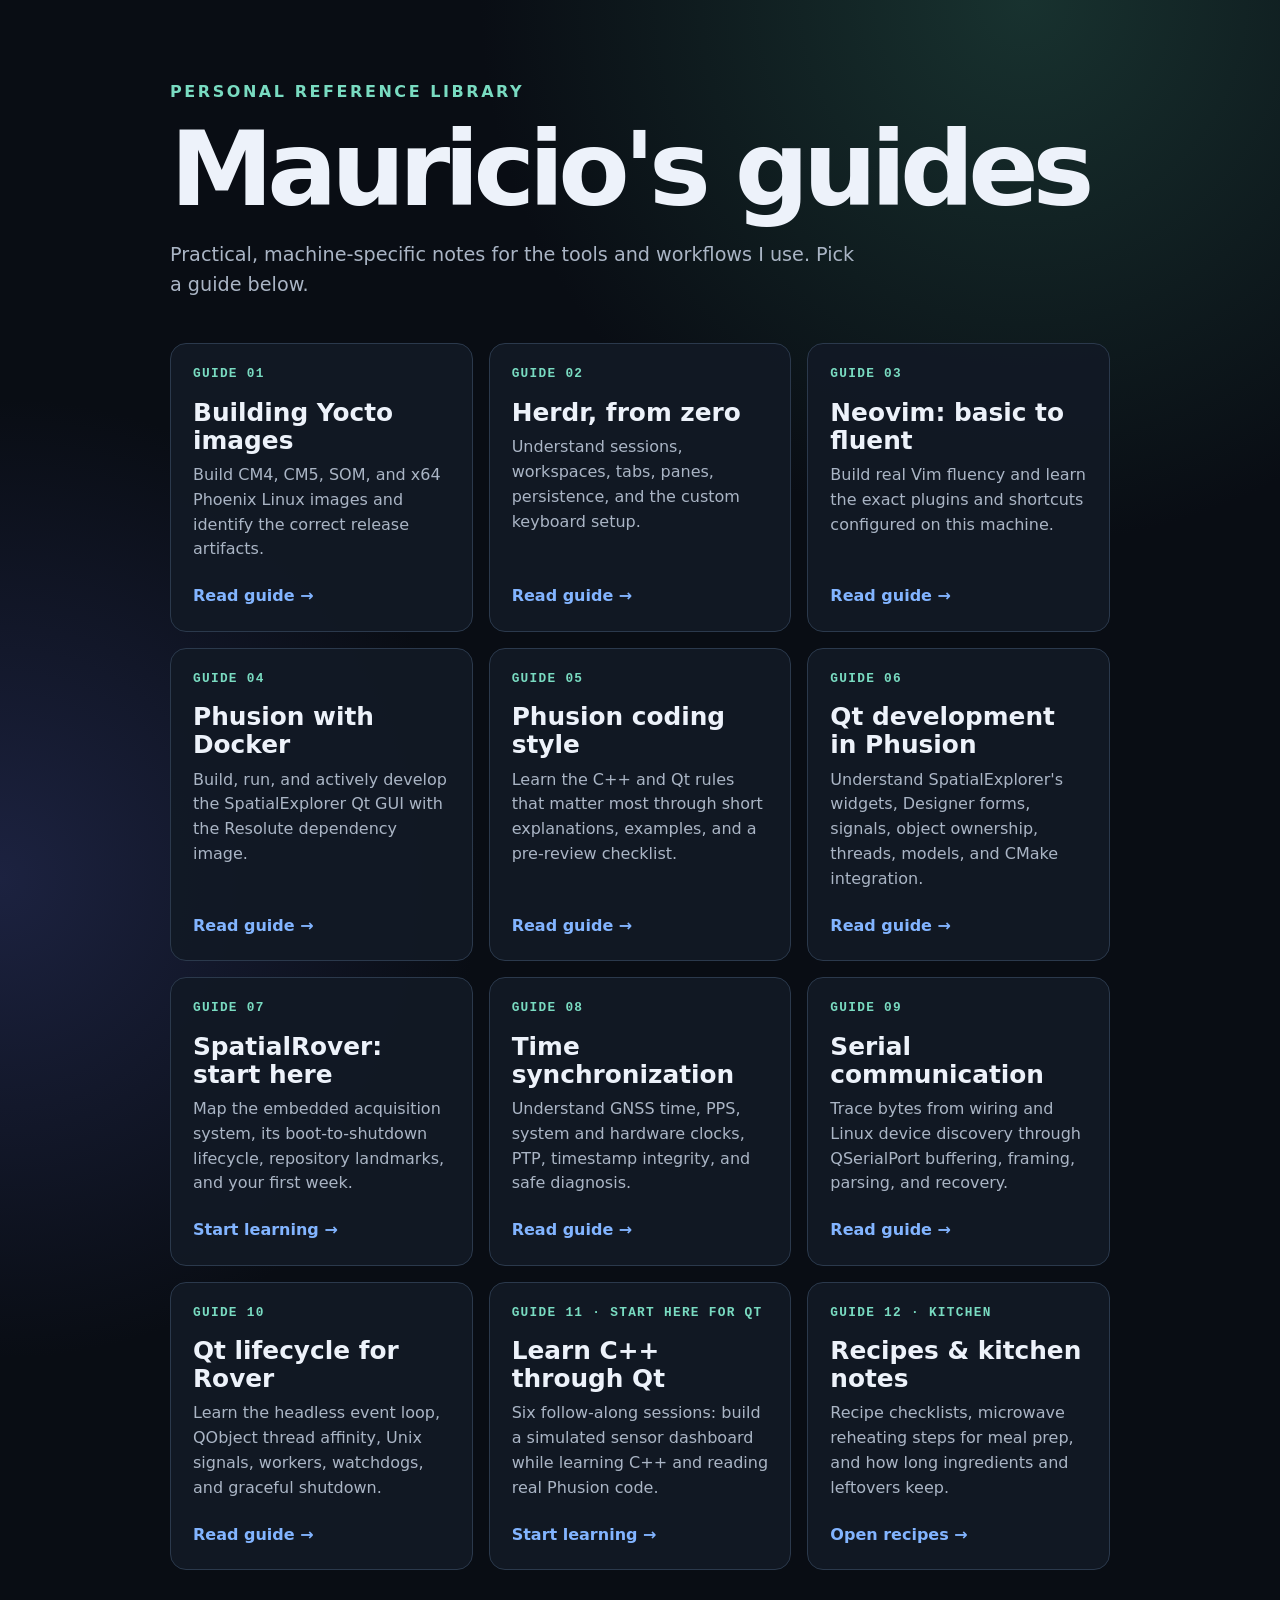
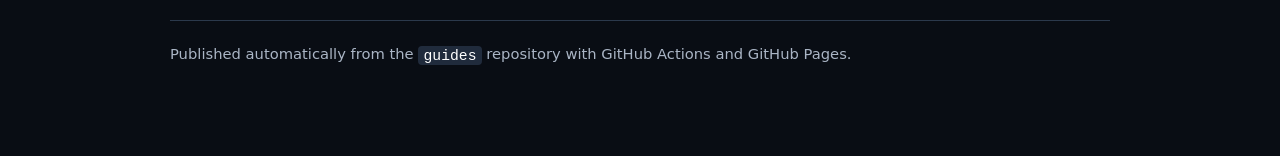
<file: index.html>
<!doctype html>
<html lang="en">
<head>
  <meta charset="utf-8">
  <meta name="viewport" content="width=device-width, initial-scale=1">
  <meta name="description" content="Mauricio's practical technical guides">
  <title>Mauricio's Guides</title>
  <style>
    :root { color-scheme: dark; --bg:#090d14; --panel:#121925; --text:#edf2fa; --muted:#aab5c5; --line:#2b394c; --accent:#79dbc1; --blue:#82b4ff; }
    * { box-sizing:border-box; }
    body { margin:0; min-height:100vh; font:16px/1.55 system-ui,-apple-system,"Segoe UI",sans-serif; color:var(--text); background:radial-gradient(circle at 80% 0,#18322f 0,transparent 34rem),radial-gradient(circle at 0 50%,#1c2240 0,transparent 30rem),var(--bg); }
    main { width:min(980px,100%); margin:auto; padding:clamp(36px,7vw,80px) 20px 90px; }
    .eyebrow { color:var(--accent); font-weight:800; letter-spacing:.16em; text-transform:uppercase; }
    h1 { margin:.15em 0 .2em; font-size:clamp(3rem,9vw,6.5rem); line-height:.95; letter-spacing:-.06em; }
    .lead { max-width:57ch; color:var(--muted); font-size:1.2rem; }
    .grid { display:grid; grid-template-columns:repeat(3,1fr); gap:16px; margin-top:44px; }
    .card { display:flex; min-height:260px; flex-direction:column; padding:22px; border:1px solid var(--line); border-radius:16px; color:var(--text); background:color-mix(in srgb,var(--panel) 94%,transparent); text-decoration:none; transition:transform .16s,border-color .16s,background .16s; }
    .card:hover,.card:focus-visible { transform:translateY(-4px); border-color:var(--accent); background:#162231; outline:none; }
    .number { color:var(--accent); font:800 .8rem ui-monospace,monospace; letter-spacing:.1em; }
    h2 { margin:.7em 0 .35em; font-size:1.55rem; line-height:1.12; }
    .card p { margin:0; color:var(--muted); }
    .open { margin-top:auto; padding-top:22px; color:var(--blue); font-weight:700; }
    footer { margin-top:50px; padding-top:22px; border-top:1px solid var(--line); color:var(--muted); font-size:.92rem; }
    code { padding:.12em .35em; border-radius:4px; background:#202b3c; color:#fff; }
    @media(max-width:760px){ .grid{grid-template-columns:1fr}.card{min-height:190px} }
  </style>
</head>
<body>
<main>
  <div class="eyebrow">Personal reference library</div>
  <h1>Mauricio's guides</h1>
  <p class="lead">Practical, machine-specific notes for the tools and workflows I use. Pick a guide below.</p>

  <section class="grid" aria-label="Available guides">
    <a class="card" href="build-images-guide.html">
      <span class="number">GUIDE 01</span>
      <h2>Building Yocto images</h2>
      <p>Build CM4, CM5, SOM, and x64 Phoenix Linux images and identify the correct release artifacts.</p>
      <span class="open">Read guide →</span>
    </a>
    <a class="card" href="herdr-intro-guide.html">
      <span class="number">GUIDE 02</span>
      <h2>Herdr, from zero</h2>
      <p>Understand sessions, workspaces, tabs, panes, persistence, and the custom keyboard setup.</p>
      <span class="open">Read guide →</span>
    </a>
    <a class="card" href="neovim-learning-guide.html">
      <span class="number">GUIDE 03</span>
      <h2>Neovim: basic to fluent</h2>
      <p>Build real Vim fluency and learn the exact plugins and shortcuts configured on this machine.</p>
      <span class="open">Read guide →</span>
    </a>
    <a class="card" href="phusion-docker-development-guide.html">
      <span class="number">GUIDE 04</span>
      <h2>Phusion with Docker</h2>
      <p>Build, run, and actively develop the SpatialExplorer Qt GUI with the Resolute dependency image.</p>
      <span class="open">Read guide →</span>
    </a>
    <a class="card" href="phusion-coding-style-guide.html">
      <span class="number">GUIDE 05</span>
      <h2>Phusion coding style</h2>
      <p>Learn the C++ and Qt rules that matter most through short explanations, examples, and a pre-review checklist.</p>
      <span class="open">Read guide →</span>
    </a>
    <a class="card" href="phusion-qt-development-guide.html">
      <span class="number">GUIDE 06</span>
      <h2>Qt development in Phusion</h2>
      <p>Understand SpatialExplorer's widgets, Designer forms, signals, object ownership, threads, models, and CMake integration.</p>
      <span class="open">Read guide →</span>
    </a>
    <a class="card" href="spatialrover-start-here-guide.html">
      <span class="number">GUIDE 07</span>
      <h2>SpatialRover: start here</h2>
      <p>Map the embedded acquisition system, its boot-to-shutdown lifecycle, repository landmarks, and your first week.</p>
      <span class="open">Start learning →</span>
    </a>
    <a class="card" href="spatialrover-time-synchronization-guide.html">
      <span class="number">GUIDE 08</span>
      <h2>Time synchronization</h2>
      <p>Understand GNSS time, PPS, system and hardware clocks, PTP, timestamp integrity, and safe diagnosis.</p>
      <span class="open">Read guide →</span>
    </a>
    <a class="card" href="spatialrover-serial-communication-guide.html">
      <span class="number">GUIDE 09</span>
      <h2>Serial communication</h2>
      <p>Trace bytes from wiring and Linux device discovery through QSerialPort buffering, framing, parsing, and recovery.</p>
      <span class="open">Read guide →</span>
    </a>
    <a class="card" href="spatialrover-qt-lifecycle-guide.html">
      <span class="number">GUIDE 10</span>
      <h2>Qt lifecycle for Rover</h2>
      <p>Learn the headless event loop, QObject thread affinity, Unix signals, workers, watchdogs, and graceful shutdown.</p>
      <span class="open">Read guide →</span>
    </a>
    <a class="card" href="qt-cpp-phusion-learning-guide.html">
      <span class="number">GUIDE 11 · START HERE FOR QT</span>
      <h2>Learn C++ through Qt</h2>
      <p>Six follow-along sessions: build a simulated sensor dashboard while learning C++ and reading real Phusion code.</p>
      <span class="open">Start learning →</span>
    </a>
    <a class="card" href="recipes/">
      <span class="number">GUIDE 12 · KITCHEN</span>
      <h2>Recipes &amp; kitchen notes</h2>
      <p>Recipe checklists, microwave reheating steps for meal prep, and how long ingredients and leftovers keep.</p>
      <span class="open">Open recipes →</span>
    </a>
  </section>

  <footer>Published automatically from the <code>guides</code> repository with GitHub Actions and GitHub Pages.</footer>
</main>
</body>
</html>
</file>
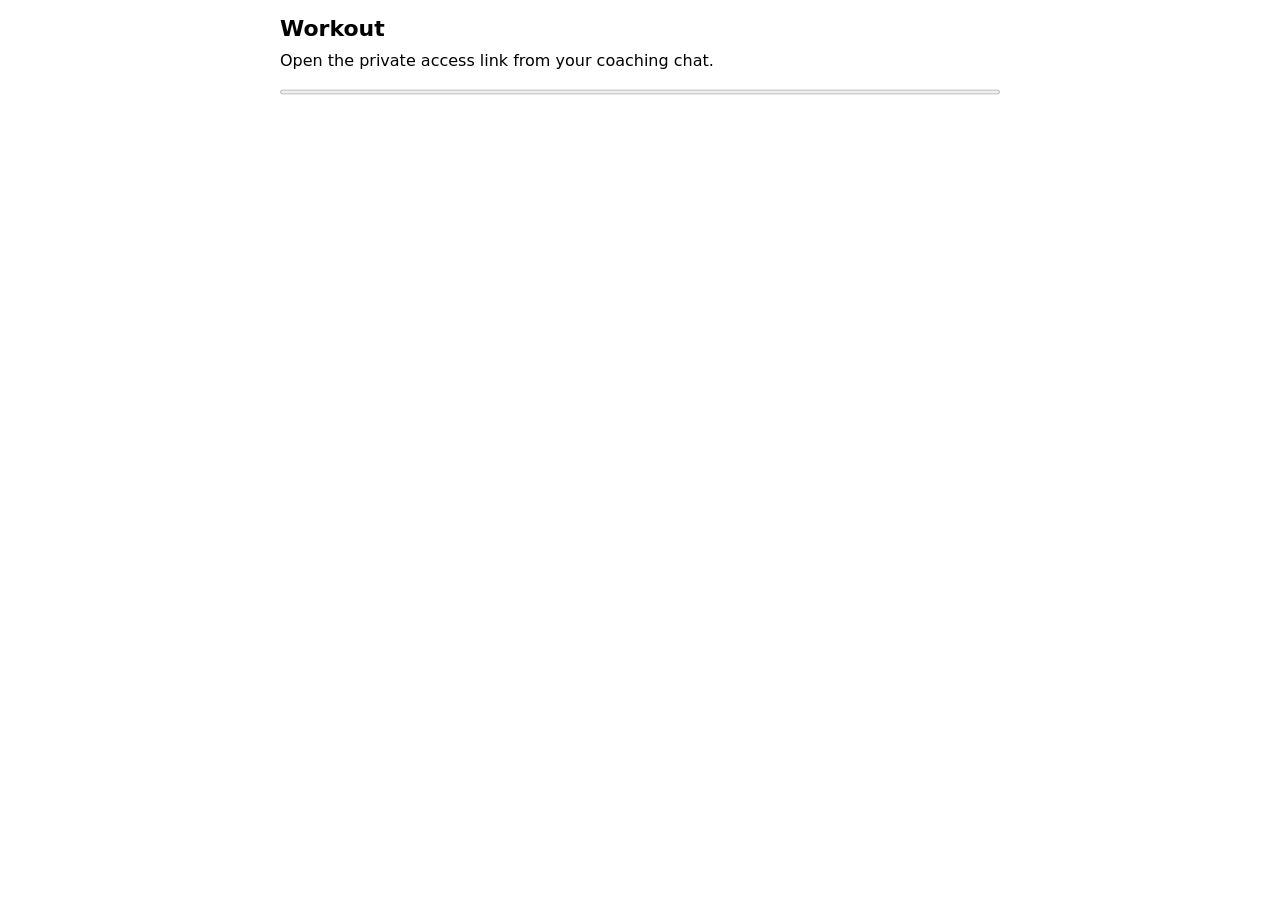
<file: fitness/index.html>
<!doctype html>
<html lang="en"><head><meta charset="utf-8"><meta name="viewport" content="width=device-width,initial-scale=1"><meta name="referrer" content="no-referrer"><title>Workout tracker</title>
<style>
:root{color-scheme:light dark;font-family:system-ui,sans-serif;color:var(--foreground,CanvasText);background:transparent}body{margin:0}main{max-width:720px;margin:auto;padding:16px}h1{font-size:22px;margin:0 0 8px}h2{font-size:18px;margin:0 0 8px}p{margin:6px 0;line-height:1.5}.muted{opacity:.7}section{padding:20px 0;border-bottom:1px solid color-mix(in srgb,currentColor 18%,transparent)}.set{display:grid;grid-template-columns:90px minmax(0,1fr) minmax(0,1fr);gap:14px;align-items:end;margin-top:14px}.done{display:flex;align-items:center;gap:8px;min-height:44px;white-space:nowrap}label.field{display:grid;gap:6px;font-size:14px}input[type=number]{box-sizing:border-box;width:100%;min-width:0;min-height:44px;font:inherit;font-size:16px;padding:8px;border:1px solid color-mix(in srgb,currentColor 25%,transparent);border-radius:6px;background:transparent;color:inherit}input[type=checkbox]{width:23px;height:23px;margin:0;accent-color:var(--primary,Highlight)}progress{width:100%;height:10px;accent-color:var(--primary,Highlight)}#connection{min-height:24px}button{font:inherit;padding:10px} @media(max-width:360px){main{padding:10px}.set{grid-template-columns:80px minmax(0,1fr) minmax(0,1fr);gap:8px}}
.exercise-notes{display:grid;gap:8px;margin-top:18px}.exercise-notes textarea{box-sizing:border-box;width:100%;min-height:100px;padding:10px;font:inherit;font-size:16px;line-height:1.4;color:inherit;background:transparent;border:1px solid color-mix(in srgb,currentColor 25%,transparent);border-radius:6px;resize:vertical}section>small{display:inline-block;margin:8px 10px 0 0}
</style></head><body><main>
<h1 id="session-date">Workout</h1><p id="connection" role="status">Connecting to saved workout…</p>
<section id="timer-panel" hidden><p>Session time</p><p id="timer-clock" style="font-size:32px;font-variant-numeric:tabular-nums">10:00</p><div style="display:flex;gap:10px;flex-wrap:wrap"><button id="timer-toggle" type="button">Pause timer</button><button id="finish" type="button">Finish session</button></div><p id="session-status" class="muted"></p></section>
<p id="progress-text"></p><progress id="progress" value="0" max="20" aria-label="Required workout steps completed"></progress><div id="exercises"></div>
</main><script>
let state;let pending=0;let saving=Promise.resolve();let api='';let access='';const noteDrafts=new Map();
const editing=()=>['INPUT','TEXTAREA'].includes(document.activeElement?.tagName);
const container=document.getElementById('exercises');const status=document.getElementById('connection');
async function connect(){
 try{
  const fragment=new URLSearchParams(location.hash.slice(1));
  access=fragment.get('key')||localStorage.getItem('fitness-access-key')||'';
  if(!access){status.textContent='Open the private access link from your coaching chat.';return}
  localStorage.setItem('fitness-access-key',access);
  if(location.hostname==='localhost'||location.hostname==='127.0.0.1')api=location.origin;
  else{const response=await fetch('connection.json?v='+Date.now(),{cache:'no-store'});if(!response.ok)throw Error();const config=await response.json();const url=new URL(config.api);if(url.protocol!=='https:'||!url.hostname.endsWith('.trycloudflare.com'))throw Error();api=url.origin}
  await refresh();
 }catch(e){status.textContent='Cannot connect. Ask your coach to check the save endpoint.'}
}
function render(next){state=next;container.replaceChildren();let done=0,total=0;
document.getElementById('session-date').textContent=new Date(state.date+'T12:00:00').toLocaleDateString('en-US',{weekday:'long',month:'long',day:'numeric'});
document.getElementById('timer-panel').hidden=!state.timer;updateTimer();
for(const exercise of state.exercises){const section=document.createElement('section');const title=document.createElement('h2');title.textContent=exercise.name;section.append(title);for(const text of [exercise.plan,exercise.cue]){const p=document.createElement('p');p.textContent=text;section.append(p)}
exercise.sets.forEach((set,index)=>{if(!exercise.optional){total++;if(set.done)done++}const row=document.createElement('div');row.className='set';const label=document.createElement('label');label.className='done';const check=document.createElement('input');check.type='checkbox';check.checked=set.done;check.setAttribute('aria-label',exercise.name+' set '+(index+1)+' completed');check.onchange=()=>save(exercise.id,index,'done',check.checked);label.append(check,document.createTextNode(exercise.sets.length===1?'Done':'Set '+(index+1)));row.append(label);
const fields=exercise.strength?[['weight',exercise.perHand?'Lb / hand':'Weight (lb)'],['reps','Actual reps']]:exercise.metrics||[];
for(const [key,caption] of fields){const field=document.createElement('label');field.className='field';field.textContent=caption;const input=document.createElement('input');input.type='number';input.min=0;input.step=key==='reps'?1:'any';input.value=set[key]??'';input.placeholder='—';input.setAttribute('aria-label',exercise.name+' set '+(index+1)+' '+caption);input.onchange=()=>save(exercise.id,index,key,input.value===''?null:Number(input.value));field.append(input);row.append(field)}section.append(row)});
const notesLabel=document.createElement('label');notesLabel.className='exercise-notes';notesLabel.textContent='Notes · optional';const notes=document.createElement('textarea');notes.rows=3;notes.maxLength=2000;notes.setAttribute('aria-label',exercise.name+' notes');notes.placeholder='How hard was it? Reps left, form, discomfort, or changes for next time…';const draftKey=state.sessionId+':'+exercise.id;notes.value=noteDrafts.get(draftKey)?.value??exercise.notes??'';const noteStatus=document.createElement('small');noteStatus.setAttribute('role','status');noteStatus.textContent=noteDrafts.has(draftKey)?'Unsaved note':exercise.notes?'Note saved':'Notes save automatically';
const flushNotes=()=>{const draft=noteDrafts.get(draftKey);if(!draft)return;clearTimeout(draft.timer);if(draft.saving)return;draft.saving=true;noteStatus.textContent='Saving note…';persist('/api/notes',{exercise:exercise.id,notes:draft.value},()=>{if(noteDrafts.get(draftKey)===draft){noteDrafts.delete(draftKey);noteStatus.textContent='Note saved'}},()=>{draft.saving=false;noteStatus.textContent='Note not saved. Tap Save note to retry.'})};
notes.oninput=()=>{clearTimeout(noteDrafts.get(draftKey)?.timer);const draft={value:notes.value};noteDrafts.set(draftKey,draft);noteStatus.textContent='Unsaved note';draft.timer=setTimeout(flushNotes,700)};notes.onblur=flushNotes;const retry=document.createElement('button');retry.type='button';retry.textContent='Save note';retry.onclick=flushNotes;notesLabel.append(notes);section.append(notesLabel,noteStatus,retry);container.append(section)}document.getElementById('progress-text').textContent=done+' / '+total+' required steps complete';const p=document.getElementById('progress');p.max=total;p.value=done;}
function persist(path,change,onSaved,onFailed){const sessionId=state.sessionId;pending++;status.textContent='Saving…';saving=saving.catch(()=>{}).then(async()=>{const response=await fetch(api+path,{method:'PATCH',headers:{'Content-Type':'application/json','Authorization':'Bearer '+access},body:JSON.stringify({sessionId,...change})});if(!response.ok)throw Error(response.status===409?'Session changed. Reload the tracker.':'Not saved. Check connection and change the field again.');const next=await response.json();pending--;onSaved?.();if(!pending){if(!editing()&&(!state||next.revision>=state.revision))render(next);status.textContent=noteDrafts.size?'Some notes are not saved yet':'Saved · revision '+next.revision}}).catch(error=>{pending--;onFailed?.();status.textContent=error.message});}
function save(exercise,index,key,value){persist('/api/state',{exercise,set:index,fields:{[key]:value}})}
function updateTimer(){if(!state?.timer)return;const timer=state.timer;let seconds=Math.floor(timer.elapsedSeconds+(timer.runningSince===null?0:Math.max(0,Date.now()/1000-timer.runningSince)));const hours=Math.floor(seconds/3600);const minutes=Math.floor(seconds/60)%60;seconds%=60;document.getElementById('timer-clock').textContent=(hours?hours+':':'')+String(minutes).padStart(2,'0')+':'+String(seconds).padStart(2,'0');document.getElementById('timer-toggle').textContent=timer.runningSince===null?'Resume timer':'Pause timer';document.getElementById('session-status').textContent=state.finishedAt?'Session finished. Tell your coach you are done for a recap.':timer.runningSince===null?'Timer paused':'Timer running · includes your 10-minute warmup';}
document.getElementById('timer-toggle').onclick=()=>persist('/api/timer',{action:state.timer.runningSince===null?'resume':'pause'});
document.getElementById('finish').onclick=()=>persist('/api/timer',{action:'finish'});
setInterval(updateTimer,1000);
async function refresh(){if(!api||!access||pending||editing())return;try{const response=await fetch(api+'/api/state',{cache:'no-store',headers:{Authorization:'Bearer '+access}});if(!response.ok)throw Error();const next=await response.json();if(pending||editing())return;if(!state||next.revision>state.revision)render(next);status.textContent=noteDrafts.size?'Some notes are not saved yet':'Saved · revision '+next.revision}catch(e){status.textContent='Connection unavailable · changes cannot be saved'}}
connect();setInterval(refresh,3000);window.addEventListener('focus',refresh);
</script></body></html>
</file>
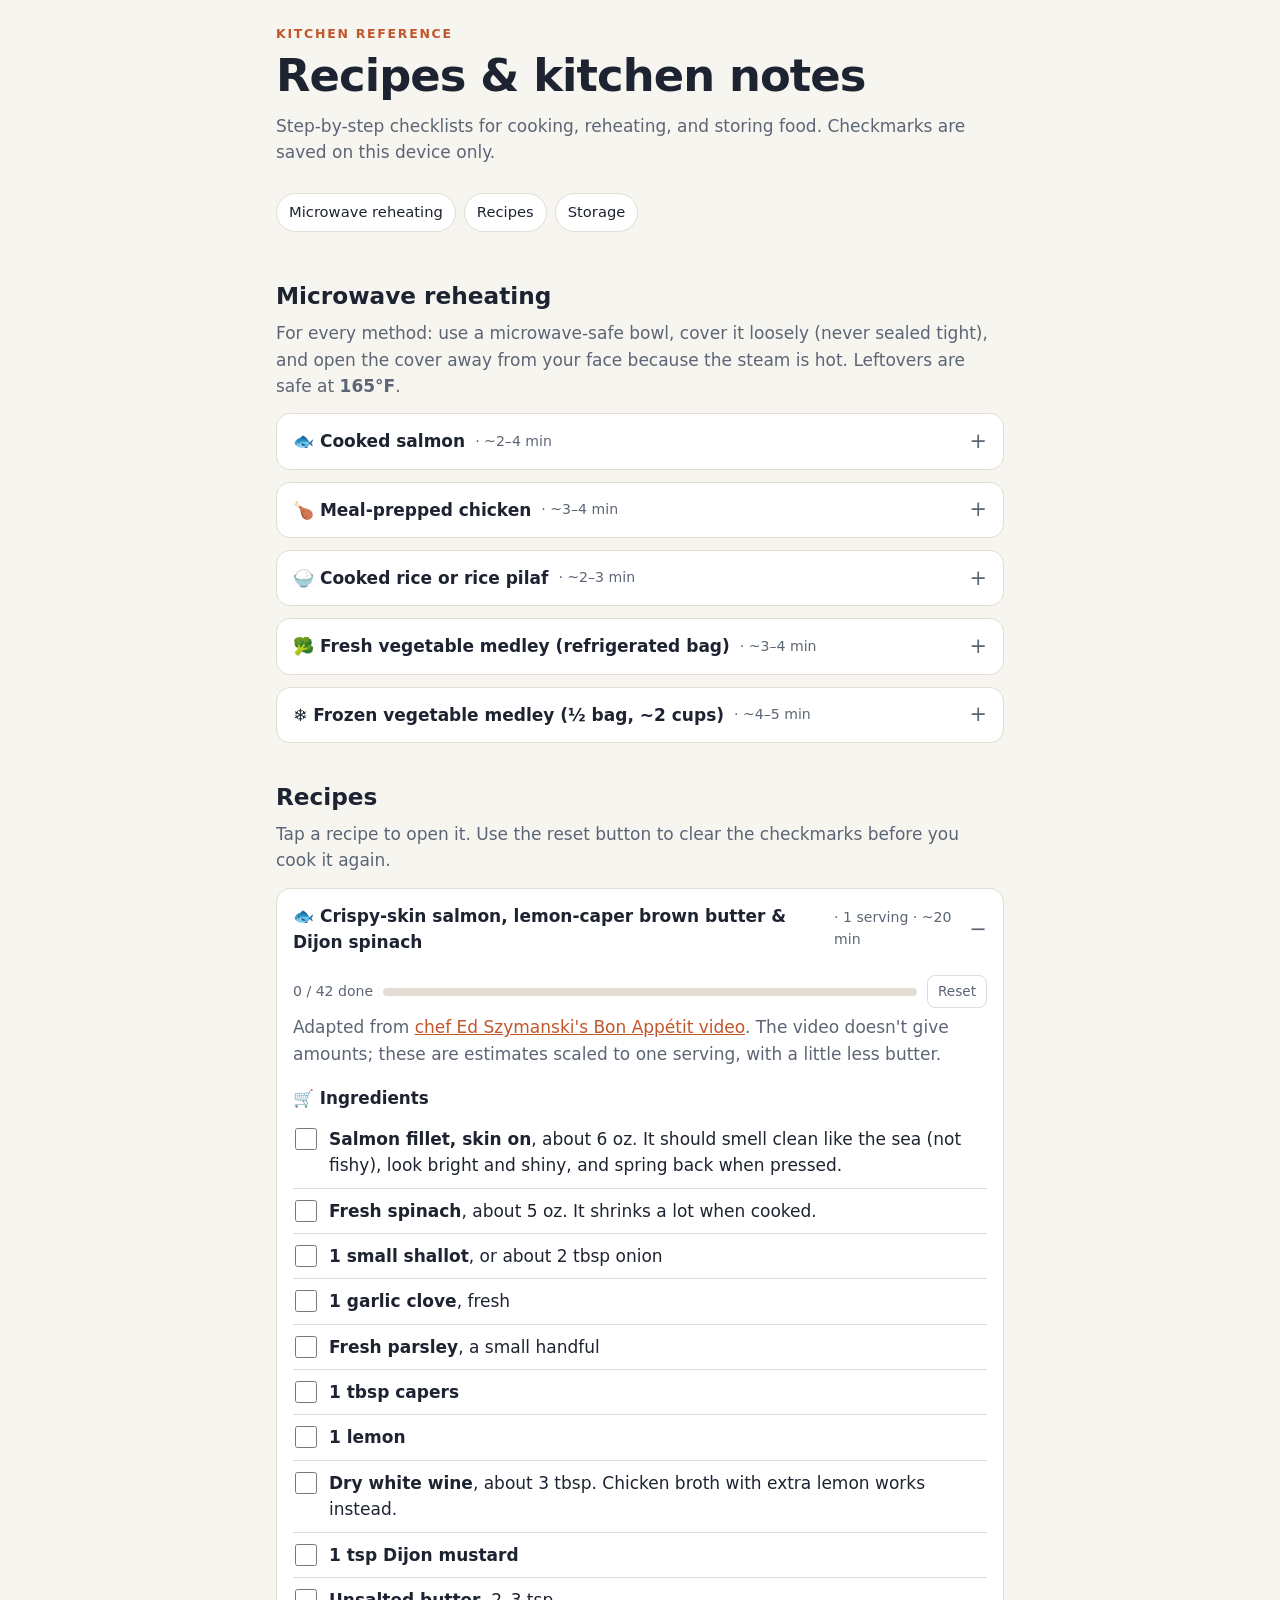
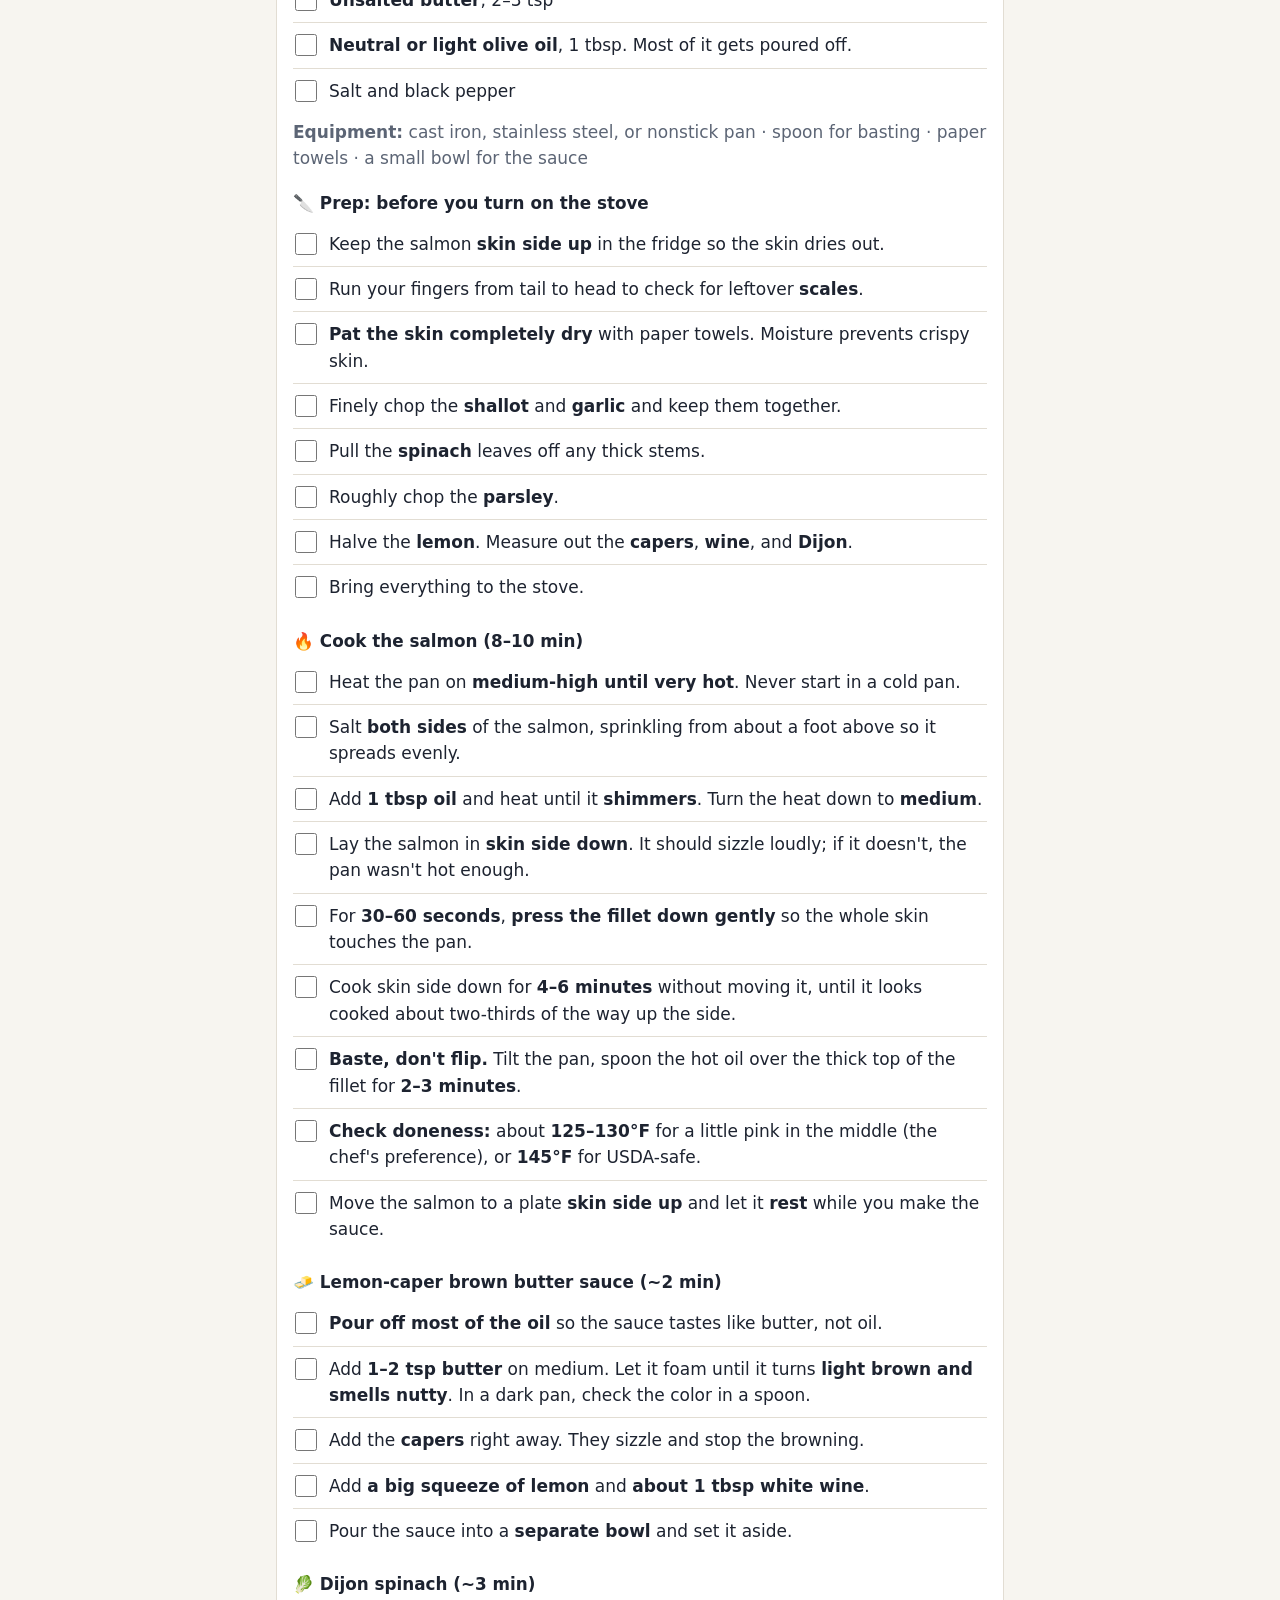
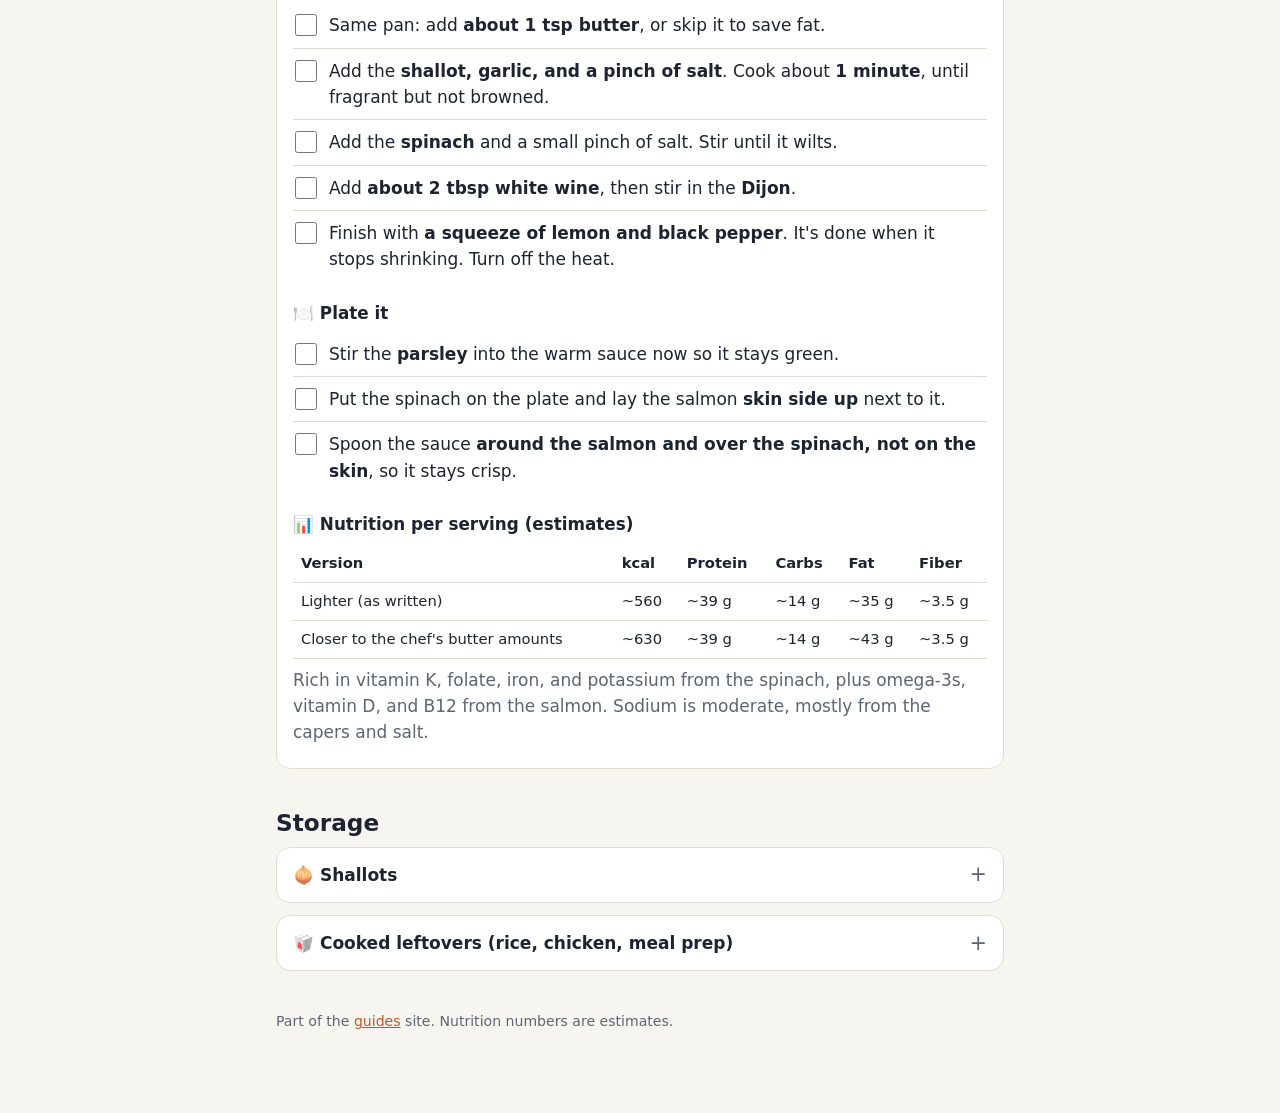
<file: recipes/index.html>
<!doctype html>
<html lang="en">
<head>
<meta charset="utf-8">
<meta name="viewport" content="width=device-width,initial-scale=1">
<meta name="description" content="Recipes, microwave reheating steps, and food storage notes with checklists.">
<title>Recipes &amp; Kitchen Notes</title>
<style>
:root{--bg:#f7f5f0;--panel:#ffffff;--text:#1d2330;--muted:#5c6575;--line:#e2ddd3;--accent:#c2562b;--accent-soft:#fbe9e0;--check:#2f7d55;--code:#f0ece4}
@media (prefers-color-scheme:dark){:root:not([data-theme="light"]){--bg:#0f1218;--panel:#171c25;--text:#eef1f6;--muted:#a3adbd;--line:#2a3240;--accent:#f08a5d;--accent-soft:#2c1f1a;--check:#5fcf95;--code:#222a36}}
:root[data-theme="dark"]{--bg:#0f1218;--panel:#171c25;--text:#eef1f6;--muted:#a3adbd;--line:#2a3240;--accent:#f08a5d;--accent-soft:#2c1f1a;--check:#5fcf95;--code:#222a36}
*{box-sizing:border-box}
body{margin:0;background:var(--bg);color:var(--text);font:17px/1.55 system-ui,-apple-system,"Segoe UI",sans-serif}
main{max-width:760px;margin:auto;padding:24px 16px 80px}
a{color:var(--accent)}
header .eyebrow{color:var(--accent);font-weight:800;font-size:.78rem;letter-spacing:.14em;text-transform:uppercase}
h1{font-size:clamp(2rem,7vw,2.8rem);line-height:1.05;margin:.2em 0 .3em;letter-spacing:-.02em}
.lead{color:var(--muted);margin:0 0 18px}
details.card,.section{scroll-margin-top:72px}
nav{display:flex;flex-wrap:wrap;gap:8px;margin:0 0 28px;position:sticky;top:0;padding:10px 0;background:var(--bg);z-index:2}
nav a{padding:7px 12px;border:1px solid var(--line);border-radius:999px;text-decoration:none;color:var(--text);font-size:.92rem;background:var(--panel)}
h2.section{font-size:1.45rem;margin:36px 0 6px}
.section-note{color:var(--muted);margin:0 0 14px}
details.card{background:var(--panel);border:1px solid var(--line);border-radius:14px;margin:0 0 12px;overflow:hidden}
details.card>summary{cursor:pointer;list-style:none;padding:14px 16px;display:flex;align-items:center;gap:10px;font-weight:700}
details.card>summary::-webkit-details-marker{display:none}
details.card>summary::after{content:"+";margin-left:auto;color:var(--muted);font-weight:400;font-size:1.3rem;line-height:1}
details.card[open]>summary::after{content:"−"}
.summary-meta{font-weight:400;color:var(--muted);font-size:.88rem}
.body{padding:0 16px 16px}
.body h3{font-size:1.05rem;margin:18px 0 6px}
.body p{margin:6px 0}
ul.checks{list-style:none;margin:6px 0;padding:0}
ul.checks li{border-top:1px solid var(--line)}
ul.checks li:first-child{border-top:0}
ul.checks label{display:flex;gap:12px;align-items:flex-start;padding:9px 2px;cursor:pointer}
ul.checks input{flex:none;width:22px;height:22px;margin:2px 0 0;accent-color:var(--check)}
ul.checks input:checked+span{color:var(--muted);text-decoration:line-through}
.progress{display:flex;align-items:center;gap:10px;margin:6px 0 4px;font-size:.88rem;color:var(--muted)}
.progress .bar{flex:1;height:8px;border-radius:99px;background:var(--line);overflow:hidden}
.progress .fill{height:100%;width:0;background:var(--check);transition:width .2s}
button.reset{font:inherit;font-size:.85rem;padding:5px 10px;border-radius:8px;border:1px solid var(--line);background:transparent;color:var(--muted);cursor:pointer}
.tip{background:var(--accent-soft);border-radius:10px;padding:10px 12px;margin:12px 0;font-size:.94rem}
.table-wrap{overflow-x:auto;margin:8px 0}
table{border-collapse:collapse;width:100%;font-size:.92rem;font-variant-numeric:tabular-nums}
th,td{text-align:left;padding:7px 8px;border-bottom:1px solid var(--line);white-space:nowrap}
th:first-child,td:first-child{white-space:normal}
.muted{color:var(--muted)}
footer{margin-top:40px;color:var(--muted);font-size:.88rem}
</style>
</head>
<body>
<main>
<header>
  <div class="eyebrow">Kitchen reference</div>
  <h1>Recipes &amp; kitchen notes</h1>
  <p class="lead">Step-by-step checklists for cooking, reheating, and storing food. Checkmarks are saved on this device only.</p>
</header>

<nav aria-label="Sections">
  <a href="#reheat">Microwave reheating</a>
  <a href="#recipes">Recipes</a>
  <a href="#storage">Storage</a>
</nav>

<!-- ============ MICROWAVE ============ -->
<h2 class="section" id="reheat">Microwave reheating</h2>
<p class="section-note">For every method: use a microwave-safe bowl, cover it loosely (never sealed tight), and open the cover away from your face because the steam is hot. Leftovers are safe at <strong>165°F</strong>.</p>

<details class="card" data-list="mw-salmon" id="mw-salmon">
  <summary>🐟 Cooked salmon <span class="summary-meta">· ~2–4 min</span></summary>
  <div class="body">
    <ul class="checks">
      <li><label><input type="checkbox"><span>Take the salmon out and put it on a microwave-safe plate, <strong>skin side down</strong>. Cut a thick fillet in half so it heats evenly.</span></label></li>
      <li><label><input type="checkbox"><span>Sprinkle on <strong>1–2 teaspoons of water</strong> (or a squeeze of lemon).</span></label></li>
      <li><label><input type="checkbox"><span>Cover loosely with a <strong>damp paper towel</strong> or microwave-safe lid.</span></label></li>
      <li><label><input type="checkbox"><span>Microwave at <strong>50% power for 1 minute</strong>.</span></label></li>
      <li><label><input type="checkbox"><span>Flip it or turn the plate, then heat at <strong>50% power in 20–30 second bursts</strong>.</span></label></li>
      <li><label><input type="checkbox"><span>Check the thickest part after each burst and stop at <strong>165°F</strong>.</span></label></li>
      <li><label><input type="checkbox"><span>Let stand covered for <strong>1 minute</strong>, then eat.</span></label></li>
    </ul>
    <p class="tip">Low power keeps it from drying out or popping. To set the power, press <strong>Power Level</strong>, then <strong>5</strong>, usually after entering the time. The skin won't stay crisp in the microwave, so peel it off if it's soggy. Eat leftover salmon within <strong>3–4 days</strong> of cooking.</p>
  </div>
</details>

<details class="card" data-list="mw-chicken">
  <summary>🍗 Meal-prepped chicken <span class="summary-meta">· ~3–4 min</span></summary>
  <div class="body">
    <ul class="checks">
      <li><label><input type="checkbox"><span>Put the pieces <strong>side by side, not stacked</strong>, in a microwave-safe dish.</span></label></li>
      <li><label><input type="checkbox"><span>Add <strong>1–2 tablespoons of water</strong>.</span></label></li>
      <li><label><input type="checkbox"><span>Cover loosely with a microwave-safe lid, plate, or damp paper towel.</span></label></li>
      <li><label><input type="checkbox"><span>Microwave at <strong>50–70% power for 2 minutes</strong>.</span></label></li>
      <li><label><input type="checkbox"><span>Flip the pieces, then heat in <strong>30-second intervals</strong> until the thickest part of each piece reaches <strong>165°F</strong>.</span></label></li>
      <li><label><input type="checkbox"><span>Let stand covered for <strong>1 minute</strong>, then eat.</span></label></li>
    </ul>
    <p class="tip">The water, the cover, and the reduced power keep the chicken from drying out. Check with a thermometer instead of going by time alone.</p>
  </div>
</details>

<details class="card" data-list="mw-rice">
  <summary>🍚 Cooked rice or rice pilaf <span class="summary-meta">· ~2–3 min</span></summary>
  <div class="body">
    <ul class="checks">
      <li><label><input type="checkbox"><span>Put <strong>only the portion you'll eat</strong> in a microwave-safe bowl.</span></label></li>
      <li><label><input type="checkbox"><span>Add <strong>1 tablespoon of water per cup of cooked rice</strong> and break up clumps.</span></label></li>
      <li><label><input type="checkbox"><span>Cover loosely with a microwave-safe lid or plate.</span></label></li>
      <li><label><input type="checkbox"><span>Microwave on <strong>high for 1 minute</strong>, then stir.</span></label></li>
      <li><label><input type="checkbox"><span>Continue in <strong>30-second bursts</strong>, stirring between, until it's <strong>165°F throughout</strong>.</span></label></li>
      <li><label><input type="checkbox"><span>Let stand covered for <strong>1 minute</strong>, then fluff.</span></label></li>
    </ul>
    <p class="tip">Use refrigerated rice within <strong>3–4 days</strong>. Reheating doesn't reset that clock. Throw rice away if it sat at room temperature for more than 2 hours after cooking.</p>
  </div>
</details>

<details class="card" data-list="mw-veg-fresh">
  <summary>🥦 Fresh vegetable medley (refrigerated bag) <span class="summary-meta">· ~3–4 min</span></summary>
  <div class="body">
    <ul class="checks">
      <li><label><input type="checkbox"><span>Empty the vegetables into a <strong>large</strong> microwave-safe bowl.</span></label></li>
      <li><label><input type="checkbox"><span>Add <strong>1–2 tablespoons of water</strong>.</span></label></li>
      <li><label><input type="checkbox"><span>Cover loosely. Don't seal it tight.</span></label></li>
      <li><label><input type="checkbox"><span>Microwave on <strong>high for 3 minutes</strong>, then carefully uncover and stir.</span></label></li>
      <li><label><input type="checkbox"><span>If the carrots or cauliflower are still firm, continue in <strong>30-second increments</strong> until tender.</span></label></li>
      <li><label><input type="checkbox"><span>Let stand <strong>1–2 minutes</strong>, drain the extra water, and season.</span></label></li>
    </ul>
    <p class="tip">No butter or oil needed. The bag's own instructions say 3–3½ minutes; a bowl can take a little longer.</p>
  </div>
</details>

<details class="card" data-list="mw-veg-frozen">
  <summary>❄️ Frozen vegetable medley (½ bag, ~2 cups) <span class="summary-meta">· ~4–5 min</span></summary>
  <div class="body">
    <ul class="checks">
      <li><label><input type="checkbox"><span>Put about <strong>2 cups</strong> of frozen vegetables in a microwave-safe bowl.</span></label></li>
      <li><label><input type="checkbox"><span>Add <strong>1–2 tablespoons of water</strong>.</span></label></li>
      <li><label><input type="checkbox"><span>Cover loosely with a microwave-safe plate or damp paper towel.</span></label></li>
      <li><label><input type="checkbox"><span>Microwave on <strong>high for 3 minutes</strong>, then stir.</span></label></li>
      <li><label><input type="checkbox"><span>Heat <strong>1–2 more minutes</strong> until hot all the way through.</span></label></li>
      <li><label><input type="checkbox"><span>Drain off the extra water.</span></label></li>
    </ul>
    <p class="tip"><strong>Shortcut when making pasta:</strong> drop the frozen vegetables into the pasta pot for the <strong>last 3–4 minutes</strong> of boiling and drain everything together.</p>
  </div>
</details>

<!-- ============ RECIPES ============ -->
<h2 class="section" id="recipes">Recipes</h2>
<p class="section-note">Tap a recipe to open it. Use the reset button to clear the checkmarks before you cook it again.</p>

<details class="card" data-list="salmon" open>
  <summary>🐟 Crispy-skin salmon, lemon-caper brown butter &amp; Dijon spinach <span class="summary-meta">· 1 serving · ~20 min</span></summary>
  <div class="body">
    <p class="muted">Adapted from <a href="https://www.youtube.com/watch?v=nBvoe1AjNAk" rel="noopener">chef Ed Szymanski's Bon Appétit video</a>. The video doesn't give amounts; these are estimates scaled to one serving, with a little less butter.</p>

    <h3>🛒 Ingredients</h3>
    <ul class="checks">
      <li><label><input type="checkbox"><span><strong>Salmon fillet, skin on</strong>, about 6 oz. It should smell clean like the sea (not fishy), look bright and shiny, and spring back when pressed.</span></label></li>
      <li><label><input type="checkbox"><span><strong>Fresh spinach</strong>, about 5 oz. It shrinks a lot when cooked.</span></label></li>
      <li><label><input type="checkbox"><span><strong>1 small shallot</strong>, or about 2 tbsp onion</span></label></li>
      <li><label><input type="checkbox"><span><strong>1 garlic clove</strong>, fresh</span></label></li>
      <li><label><input type="checkbox"><span><strong>Fresh parsley</strong>, a small handful</span></label></li>
      <li><label><input type="checkbox"><span><strong>1 tbsp capers</strong></span></label></li>
      <li><label><input type="checkbox"><span><strong>1 lemon</strong></span></label></li>
      <li><label><input type="checkbox"><span><strong>Dry white wine</strong>, about 3 tbsp. Chicken broth with extra lemon works instead.</span></label></li>
      <li><label><input type="checkbox"><span><strong>1 tsp Dijon mustard</strong></span></label></li>
      <li><label><input type="checkbox"><span><strong>Unsalted butter</strong>, 2–3 tsp</span></label></li>
      <li><label><input type="checkbox"><span><strong>Neutral or light olive oil</strong>, 1 tbsp. Most of it gets poured off.</span></label></li>
      <li><label><input type="checkbox"><span>Salt and black pepper</span></label></li>
    </ul>
    <p class="muted"><strong>Equipment:</strong> cast iron, stainless steel, or nonstick pan · spoon for basting · paper towels · a small bowl for the sauce</p>

    <h3>🔪 Prep: before you turn on the stove</h3>
    <ul class="checks">
      <li><label><input type="checkbox"><span>Keep the salmon <strong>skin side up</strong> in the fridge so the skin dries out.</span></label></li>
      <li><label><input type="checkbox"><span>Run your fingers from tail to head to check for leftover <strong>scales</strong>.</span></label></li>
      <li><label><input type="checkbox"><span><strong>Pat the skin completely dry</strong> with paper towels. Moisture prevents crispy skin.</span></label></li>
      <li><label><input type="checkbox"><span>Finely chop the <strong>shallot</strong> and <strong>garlic</strong> and keep them together.</span></label></li>
      <li><label><input type="checkbox"><span>Pull the <strong>spinach</strong> leaves off any thick stems.</span></label></li>
      <li><label><input type="checkbox"><span>Roughly chop the <strong>parsley</strong>.</span></label></li>
      <li><label><input type="checkbox"><span>Halve the <strong>lemon</strong>. Measure out the <strong>capers</strong>, <strong>wine</strong>, and <strong>Dijon</strong>.</span></label></li>
      <li><label><input type="checkbox"><span>Bring everything to the stove.</span></label></li>
    </ul>

    <h3>🔥 Cook the salmon (8–10 min)</h3>
    <ul class="checks">
      <li><label><input type="checkbox"><span>Heat the pan on <strong>medium-high until very hot</strong>. Never start in a cold pan.</span></label></li>
      <li><label><input type="checkbox"><span>Salt <strong>both sides</strong> of the salmon, sprinkling from about a foot above so it spreads evenly.</span></label></li>
      <li><label><input type="checkbox"><span>Add <strong>1 tbsp oil</strong> and heat until it <strong>shimmers</strong>. Turn the heat down to <strong>medium</strong>.</span></label></li>
      <li><label><input type="checkbox"><span>Lay the salmon in <strong>skin side down</strong>. It should sizzle loudly; if it doesn't, the pan wasn't hot enough.</span></label></li>
      <li><label><input type="checkbox"><span>For <strong>30–60 seconds</strong>, <strong>press the fillet down gently</strong> so the whole skin touches the pan.</span></label></li>
      <li><label><input type="checkbox"><span>Cook skin side down for <strong>4–6 minutes</strong> without moving it, until it looks cooked about two-thirds of the way up the side.</span></label></li>
      <li><label><input type="checkbox"><span><strong>Baste, don't flip.</strong> Tilt the pan, spoon the hot oil over the thick top of the fillet for <strong>2–3 minutes</strong>.</span></label></li>
      <li><label><input type="checkbox"><span><strong>Check doneness:</strong> about <strong>125–130°F</strong> for a little pink in the middle (the chef's preference), or <strong>145°F</strong> for USDA-safe.</span></label></li>
      <li><label><input type="checkbox"><span>Move the salmon to a plate <strong>skin side up</strong> and let it <strong>rest</strong> while you make the sauce.</span></label></li>
    </ul>

    <h3>🧈 Lemon-caper brown butter sauce (~2 min)</h3>
    <ul class="checks">
      <li><label><input type="checkbox"><span><strong>Pour off most of the oil</strong> so the sauce tastes like butter, not oil.</span></label></li>
      <li><label><input type="checkbox"><span>Add <strong>1–2 tsp butter</strong> on medium. Let it foam until it turns <strong>light brown and smells nutty</strong>. In a dark pan, check the color in a spoon.</span></label></li>
      <li><label><input type="checkbox"><span>Add the <strong>capers</strong> right away. They sizzle and stop the browning.</span></label></li>
      <li><label><input type="checkbox"><span>Add <strong>a big squeeze of lemon</strong> and <strong>about 1 tbsp white wine</strong>.</span></label></li>
      <li><label><input type="checkbox"><span>Pour the sauce into a <strong>separate bowl</strong> and set it aside.</span></label></li>
    </ul>

    <h3>🥬 Dijon spinach (~3 min)</h3>
    <ul class="checks">
      <li><label><input type="checkbox"><span>Same pan: add <strong>about 1 tsp butter</strong>, or skip it to save fat.</span></label></li>
      <li><label><input type="checkbox"><span>Add the <strong>shallot, garlic, and a pinch of salt</strong>. Cook about <strong>1 minute</strong>, until fragrant but not browned.</span></label></li>
      <li><label><input type="checkbox"><span>Add the <strong>spinach</strong> and a small pinch of salt. Stir until it wilts.</span></label></li>
      <li><label><input type="checkbox"><span>Add <strong>about 2 tbsp white wine</strong>, then stir in the <strong>Dijon</strong>.</span></label></li>
      <li><label><input type="checkbox"><span>Finish with <strong>a squeeze of lemon and black pepper</strong>. It's done when it stops shrinking. Turn off the heat.</span></label></li>
    </ul>

    <h3>🍽️ Plate it</h3>
    <ul class="checks">
      <li><label><input type="checkbox"><span>Stir the <strong>parsley</strong> into the warm sauce now so it stays green.</span></label></li>
      <li><label><input type="checkbox"><span>Put the spinach on the plate and lay the salmon <strong>skin side up</strong> next to it.</span></label></li>
      <li><label><input type="checkbox"><span>Spoon the sauce <strong>around the salmon and over the spinach, not on the skin</strong>, so it stays crisp.</span></label></li>
    </ul>

    <h3>📊 Nutrition per serving (estimates)</h3>
    <div class="table-wrap"><table>
      <thead><tr><th>Version</th><th>kcal</th><th>Protein</th><th>Carbs</th><th>Fat</th><th>Fiber</th></tr></thead>
      <tbody>
        <tr><td>Lighter (as written)</td><td>~560</td><td>~39 g</td><td>~14 g</td><td>~35 g</td><td>~3.5 g</td></tr>
        <tr><td>Closer to the chef's butter amounts</td><td>~630</td><td>~39 g</td><td>~14 g</td><td>~43 g</td><td>~3.5 g</td></tr>
      </tbody>
    </table></div>
    <p class="muted">Rich in vitamin K, folate, iron, and potassium from the spinach, plus omega-3s, vitamin D, and B12 from the salmon. Sodium is moderate, mostly from the capers and salt.</p>
  </div>
</details>

<!-- ============ STORAGE ============ -->
<h2 class="section" id="storage">Storage</h2>

<details class="card">
  <summary>🧅 Shallots</summary>
  <div class="body">
    <div class="table-wrap"><table>
      <thead><tr><th>Form</th><th>Where</th><th>How long</th></tr></thead>
      <tbody>
        <tr><td>Whole, unpeeled</td><td>Cool, dry, dark pantry with airflow</td><td>About 1 month</td></tr>
        <tr><td>Whole, unpeeled</td><td>Fridge, loose and dry (not in a sealed bag)</td><td>1–2 months</td></tr>
        <tr><td>Peeled, whole</td><td>Fridge, airtight container</td><td>About 1–2 weeks</td></tr>
        <tr><td>Chopped or sliced</td><td>Fridge, airtight container</td><td>5–7 days</td></tr>
        <tr><td>Cooked</td><td>Fridge, airtight container</td><td>3–4 days</td></tr>
      </tbody>
    </table></div>
    <p><strong>Throw it out if</strong> it's soft, mushy, slimy, moldy, or smells sour. Green sprouts aren't unsafe, but they taste bitter, so trim them off.</p>
  </div>
</details>

<details class="card">
  <summary>🥡 Cooked leftovers (rice, chicken, meal prep)</summary>
  <div class="body">
    <p>Refrigerate within <strong>2 hours</strong> of cooking, keep the fridge at <strong>40°F or below</strong>, and eat within <strong>3–4 days</strong>. Reheat to <strong>165°F</strong>.</p>
  </div>
</details>

<footer>Part of the <a href="../">guides</a> site. Nutrition numbers are estimates.</footer>
</main>

<script>
(function () {
  const store = {
    get(k) { try { return localStorage.getItem(k); } catch (e) { return null; } },
    set(k, v) { try { localStorage.setItem(k, v); } catch (e) {} },
    del(k) { try { localStorage.removeItem(k); } catch (e) {} }
  };
  document.querySelectorAll('details.card[data-list]').forEach(card => {
    const list = card.dataset.list;
    const boxes = [...card.querySelectorAll('input[type=checkbox]')];
    const body = card.querySelector('.body');
    const progress = document.createElement('div');
    progress.className = 'progress';
    progress.innerHTML = '<span class="count"></span><div class="bar"><div class="fill"></div></div>';
    const reset = document.createElement('button');
    reset.type = 'button'; reset.className = 'reset'; reset.textContent = 'Reset';
    progress.append(reset);
    body.prepend(progress);
    const update = () => {
      const done = boxes.filter(b => b.checked).length;
      progress.querySelector('.count').textContent = done + ' / ' + boxes.length + ' done';
      progress.querySelector('.fill').style.width = (boxes.length ? done / boxes.length * 100 : 0) + '%';
    };
    boxes.forEach((box, i) => {
      const key = 'recipes:' + list + ':' + i;
      box.checked = store.get(key) === '1';
      box.addEventListener('change', () => { box.checked ? store.set(key, '1') : store.del(key); update(); });
    });
    reset.addEventListener('click', () => {
      boxes.forEach((box, i) => { box.checked = false; store.del('recipes:' + list + ':' + i); });
      update();
    });
    update();
  });
  const openTarget = () => {
    const target = location.hash.length > 1 && document.getElementById(location.hash.slice(1));
    if (target && target.matches('details.card')) { target.open = true; target.scrollIntoView(); }
  };
  openTarget();
  window.addEventListener('hashchange', openTarget);
})();
</script>
</body>
</html>
</file>
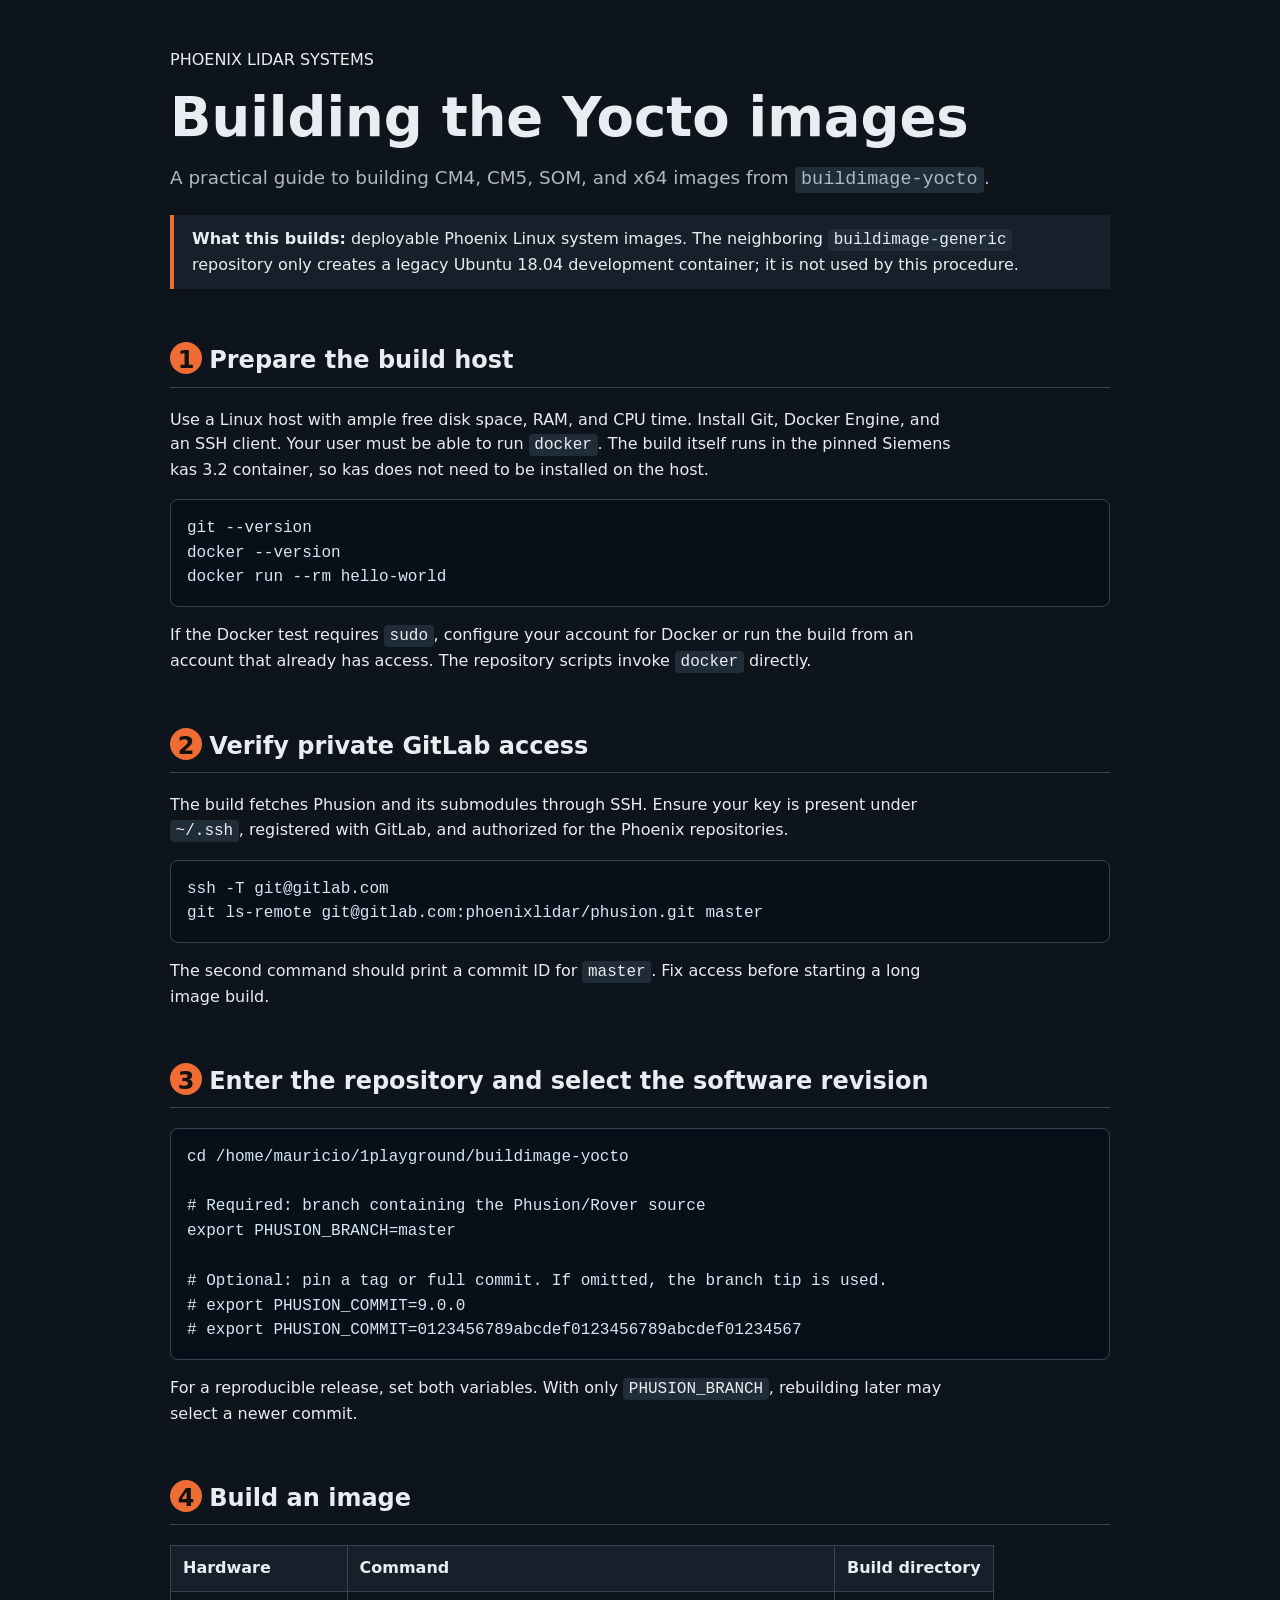
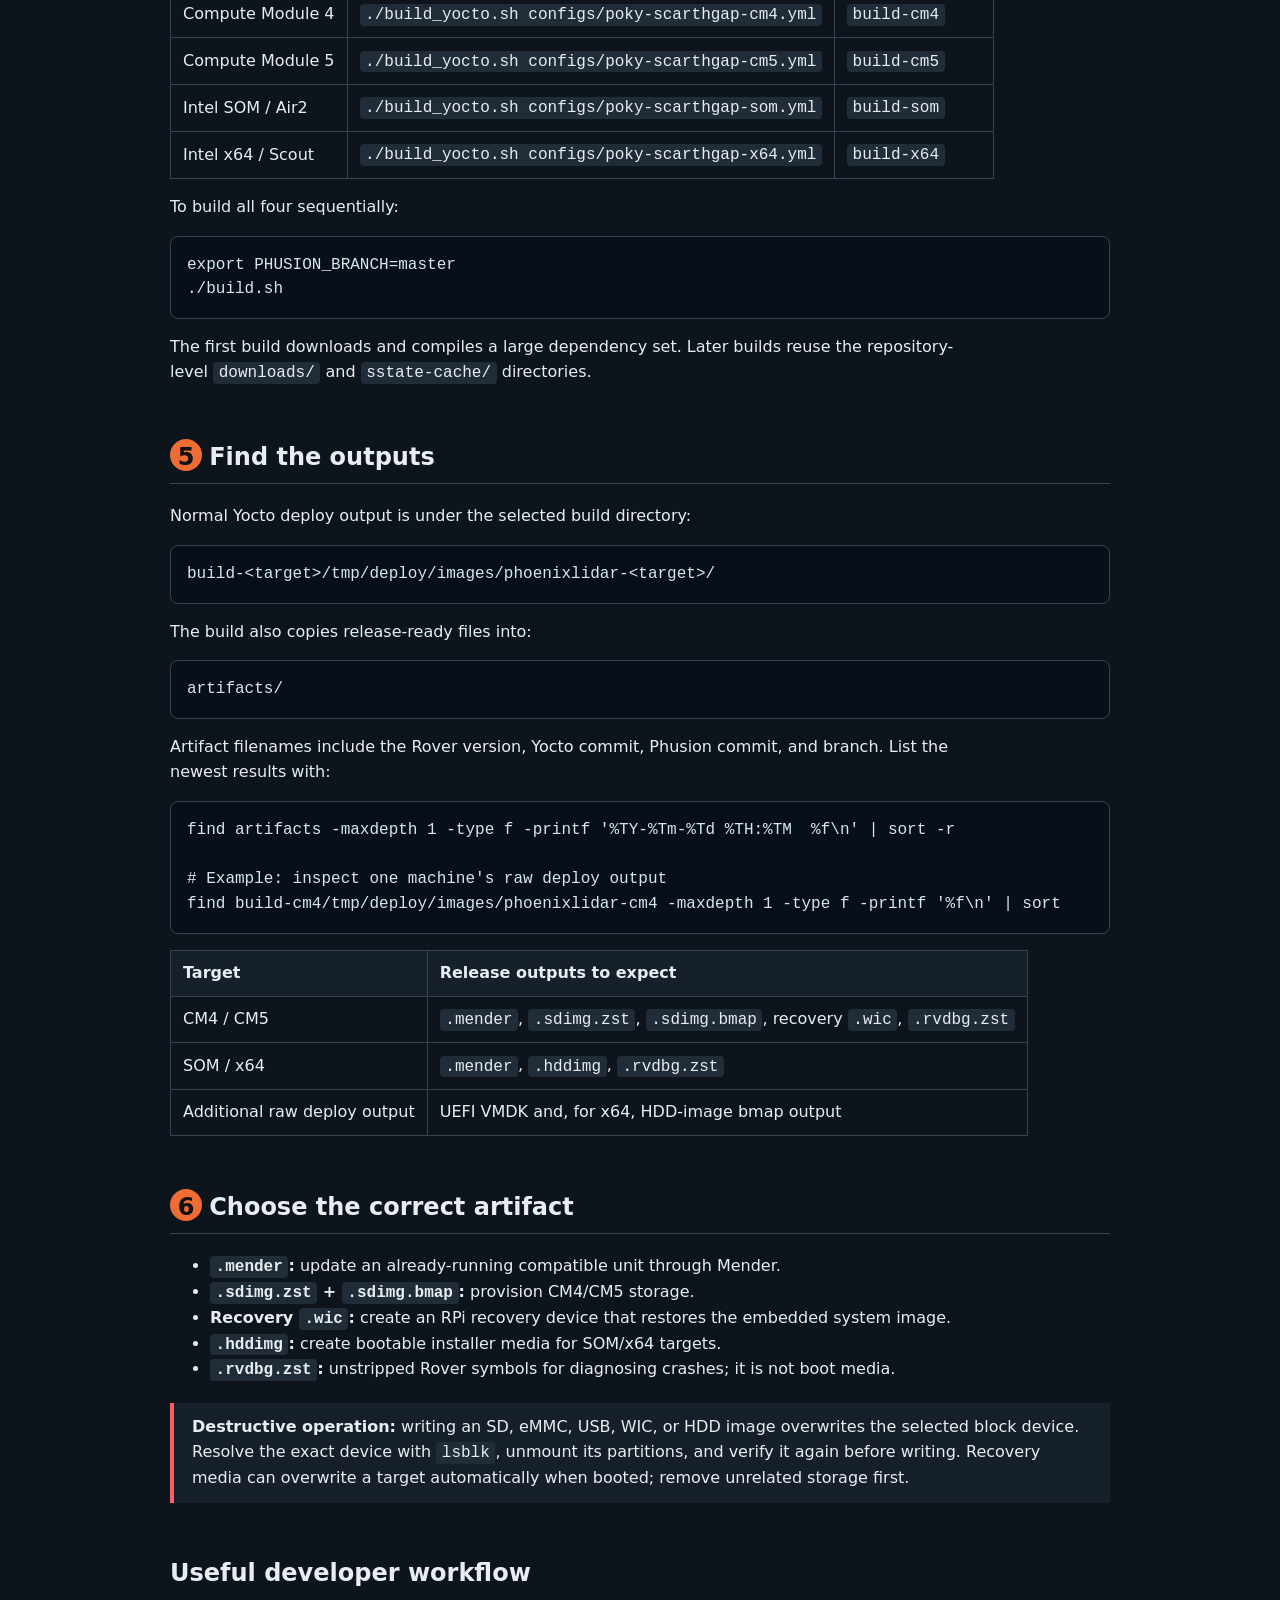
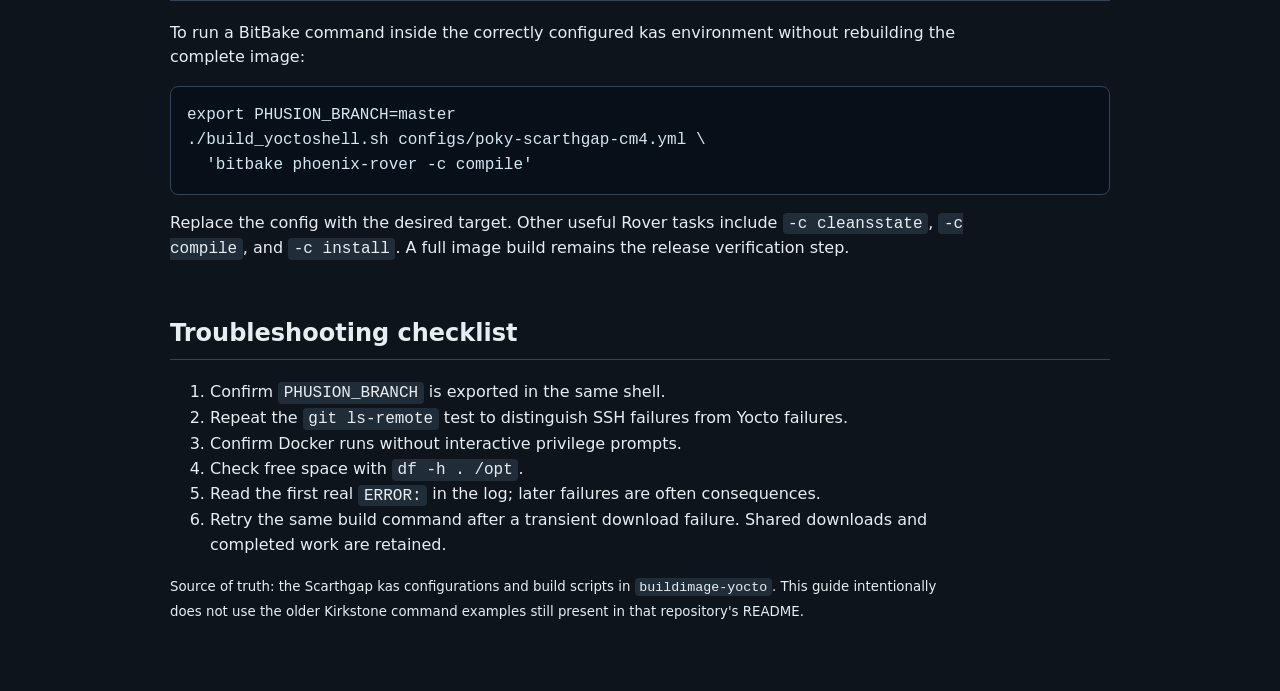
<file: build-images-guide.html>
<!doctype html>
<html lang="en">
<head>
  <meta charset="utf-8">
  <meta name="viewport" content="width=device-width, initial-scale=1">
  <title>Phoenix LiDAR Yocto Image Build Guide</title>
  <style>
    :root { color-scheme: light dark; --accent:#ef6c35; --panel:#16202b; --text:#e8edf2; --muted:#aeb9c4; --border:#344454; }
    * { box-sizing:border-box; }
    body { margin:0; font:16px/1.55 system-ui,sans-serif; background:#0d141b; color:var(--text); }
    main { max-width:980px; margin:auto; padding:32px 20px 80px; }
    h1 { font-size:clamp(2rem,5vw,3.4rem); margin:.2em 0; line-height:1.05; }
    h2 { margin-top:2.2em; padding-bottom:.3em; border-bottom:1px solid var(--border); }
    h3 { margin-top:1.6em; }
    p,li { max-width:78ch; }
    a { color:#73c9ff; }
    .lead { color:var(--muted); font-size:1.15rem; }
    .callout { border-left:4px solid var(--accent); background:var(--panel); padding:12px 18px; margin:20px 0; }
    .danger { border-left-color:#ff5d68; }
    code { background:#202d39; border-radius:4px; padding:.12em .35em; }
    pre { position:relative; overflow:auto; background:#071018; border:1px solid var(--border); border-radius:8px; padding:16px; }
    pre code { padding:0; background:none; color:#d6e6f3; }
    table { width:100%; border-collapse:collapse; overflow:auto; display:block; }
    th,td { text-align:left; padding:10px 12px; border:1px solid var(--border); white-space:nowrap; }
    th { background:var(--panel); }
    .step { display:inline-grid; place-items:center; width:2rem; height:2rem; border-radius:50%; background:var(--accent); color:#111; font-weight:800; margin-right:.45rem; }
    @media print { body { background:white; color:#111; } pre,code { background:#eee; color:#111; } .callout,th { background:#f2f2f2; } }
  </style>
</head>
<body>
<main>
  <p>PHOENIX LIDAR SYSTEMS</p>
  <h1>Building the Yocto images</h1>
  <p class="lead">A practical guide to building CM4, CM5, SOM, and x64 images from <code>buildimage-yocto</code>.</p>

  <div class="callout">
    <strong>What this builds:</strong> deployable Phoenix Linux system images. The neighboring
    <code>buildimage-generic</code> repository only creates a legacy Ubuntu 18.04 development container;
    it is not used by this procedure.
  </div>

  <h2><span class="step">1</span>Prepare the build host</h2>
  <p>Use a Linux host with ample free disk space, RAM, and CPU time. Install Git, Docker Engine, and an SSH client. Your user must be able to run <code>docker</code>. The build itself runs in the pinned Siemens kas 3.2 container, so kas does not need to be installed on the host.</p>
  <pre><code>git --version
docker --version
docker run --rm hello-world</code></pre>
  <p>If the Docker test requires <code>sudo</code>, configure your account for Docker or run the build from an account that already has access. The repository scripts invoke <code>docker</code> directly.</p>

  <h2><span class="step">2</span>Verify private GitLab access</h2>
  <p>The build fetches Phusion and its submodules through SSH. Ensure your key is present under <code>~/.ssh</code>, registered with GitLab, and authorized for the Phoenix repositories.</p>
  <pre><code>ssh -T git@gitlab.com
git ls-remote git@gitlab.com:phoenixlidar/phusion.git master</code></pre>
  <p>The second command should print a commit ID for <code>master</code>. Fix access before starting a long image build.</p>

  <h2><span class="step">3</span>Enter the repository and select the software revision</h2>
  <pre><code>cd /home/mauricio/1playground/buildimage-yocto

# Required: branch containing the Phusion/Rover source
export PHUSION_BRANCH=master

# Optional: pin a tag or full commit. If omitted, the branch tip is used.
# export PHUSION_COMMIT=9.0.0
# export PHUSION_COMMIT=0123456789abcdef0123456789abcdef01234567</code></pre>
  <p>For a reproducible release, set both variables. With only <code>PHUSION_BRANCH</code>, rebuilding later may select a newer commit.</p>

  <h2><span class="step">4</span>Build an image</h2>
  <table>
    <thead><tr><th>Hardware</th><th>Command</th><th>Build directory</th></tr></thead>
    <tbody>
      <tr><td>Compute Module 4</td><td><code>./build_yocto.sh configs/poky-scarthgap-cm4.yml</code></td><td><code>build-cm4</code></td></tr>
      <tr><td>Compute Module 5</td><td><code>./build_yocto.sh configs/poky-scarthgap-cm5.yml</code></td><td><code>build-cm5</code></td></tr>
      <tr><td>Intel SOM / Air2</td><td><code>./build_yocto.sh configs/poky-scarthgap-som.yml</code></td><td><code>build-som</code></td></tr>
      <tr><td>Intel x64 / Scout</td><td><code>./build_yocto.sh configs/poky-scarthgap-x64.yml</code></td><td><code>build-x64</code></td></tr>
    </tbody>
  </table>
  <p>To build all four sequentially:</p>
  <pre><code>export PHUSION_BRANCH=master
./build.sh</code></pre>
  <p>The first build downloads and compiles a large dependency set. Later builds reuse the repository-level <code>downloads/</code> and <code>sstate-cache/</code> directories.</p>

  <h2><span class="step">5</span>Find the outputs</h2>
  <p>Normal Yocto deploy output is under the selected build directory:</p>
  <pre><code>build-&lt;target&gt;/tmp/deploy/images/phoenixlidar-&lt;target&gt;/</code></pre>
  <p>The build also copies release-ready files into:</p>
  <pre><code>artifacts/</code></pre>
  <p>Artifact filenames include the Rover version, Yocto commit, Phusion commit, and branch. List the newest results with:</p>
  <pre><code>find artifacts -maxdepth 1 -type f -printf '%TY-%Tm-%Td %TH:%TM  %f\n' | sort -r

# Example: inspect one machine's raw deploy output
find build-cm4/tmp/deploy/images/phoenixlidar-cm4 -maxdepth 1 -type f -printf '%f\n' | sort</code></pre>

  <table>
    <thead><tr><th>Target</th><th>Release outputs to expect</th></tr></thead>
    <tbody>
      <tr><td>CM4 / CM5</td><td><code>.mender</code>, <code>.sdimg.zst</code>, <code>.sdimg.bmap</code>, recovery <code>.wic</code>, <code>.rvdbg.zst</code></td></tr>
      <tr><td>SOM / x64</td><td><code>.mender</code>, <code>.hddimg</code>, <code>.rvdbg.zst</code></td></tr>
      <tr><td>Additional raw deploy output</td><td>UEFI VMDK and, for x64, HDD-image bmap output</td></tr>
    </tbody>
  </table>

  <h2><span class="step">6</span>Choose the correct artifact</h2>
  <ul>
    <li><strong><code>.mender</code>:</strong> update an already-running compatible unit through Mender.</li>
    <li><strong><code>.sdimg.zst</code> + <code>.sdimg.bmap</code>:</strong> provision CM4/CM5 storage.</li>
    <li><strong>Recovery <code>.wic</code>:</strong> create an RPi recovery device that restores the embedded system image.</li>
    <li><strong><code>.hddimg</code>:</strong> create bootable installer media for SOM/x64 targets.</li>
    <li><strong><code>.rvdbg.zst</code>:</strong> unstripped Rover symbols for diagnosing crashes; it is not boot media.</li>
  </ul>

  <div class="callout danger">
    <strong>Destructive operation:</strong> writing an SD, eMMC, USB, WIC, or HDD image overwrites the selected block device. Resolve the exact device with <code>lsblk</code>, unmount its partitions, and verify it again before writing. Recovery media can overwrite a target automatically when booted; remove unrelated storage first.
  </div>

  <h2>Useful developer workflow</h2>
  <p>To run a BitBake command inside the correctly configured kas environment without rebuilding the complete image:</p>
  <pre><code>export PHUSION_BRANCH=master
./build_yoctoshell.sh configs/poky-scarthgap-cm4.yml \
  'bitbake phoenix-rover -c compile'</code></pre>
  <p>Replace the config with the desired target. Other useful Rover tasks include <code>-c cleansstate</code>, <code>-c compile</code>, and <code>-c install</code>. A full image build remains the release verification step.</p>

  <h2>Troubleshooting checklist</h2>
  <ol>
    <li>Confirm <code>PHUSION_BRANCH</code> is exported in the same shell.</li>
    <li>Repeat the <code>git ls-remote</code> test to distinguish SSH failures from Yocto failures.</li>
    <li>Confirm Docker runs without interactive privilege prompts.</li>
    <li>Check free space with <code>df -h . /opt</code>.</li>
    <li>Read the first real <code>ERROR:</code> in the log; later failures are often consequences.</li>
    <li>Retry the same build command after a transient download failure. Shared downloads and completed work are retained.</li>
  </ol>

  <p><small>Source of truth: the Scarthgap kas configurations and build scripts in <code>buildimage-yocto</code>. This guide intentionally does not use the older Kirkstone command examples still present in that repository's README.</small></p>
</main>
</body>
</html>
</file>
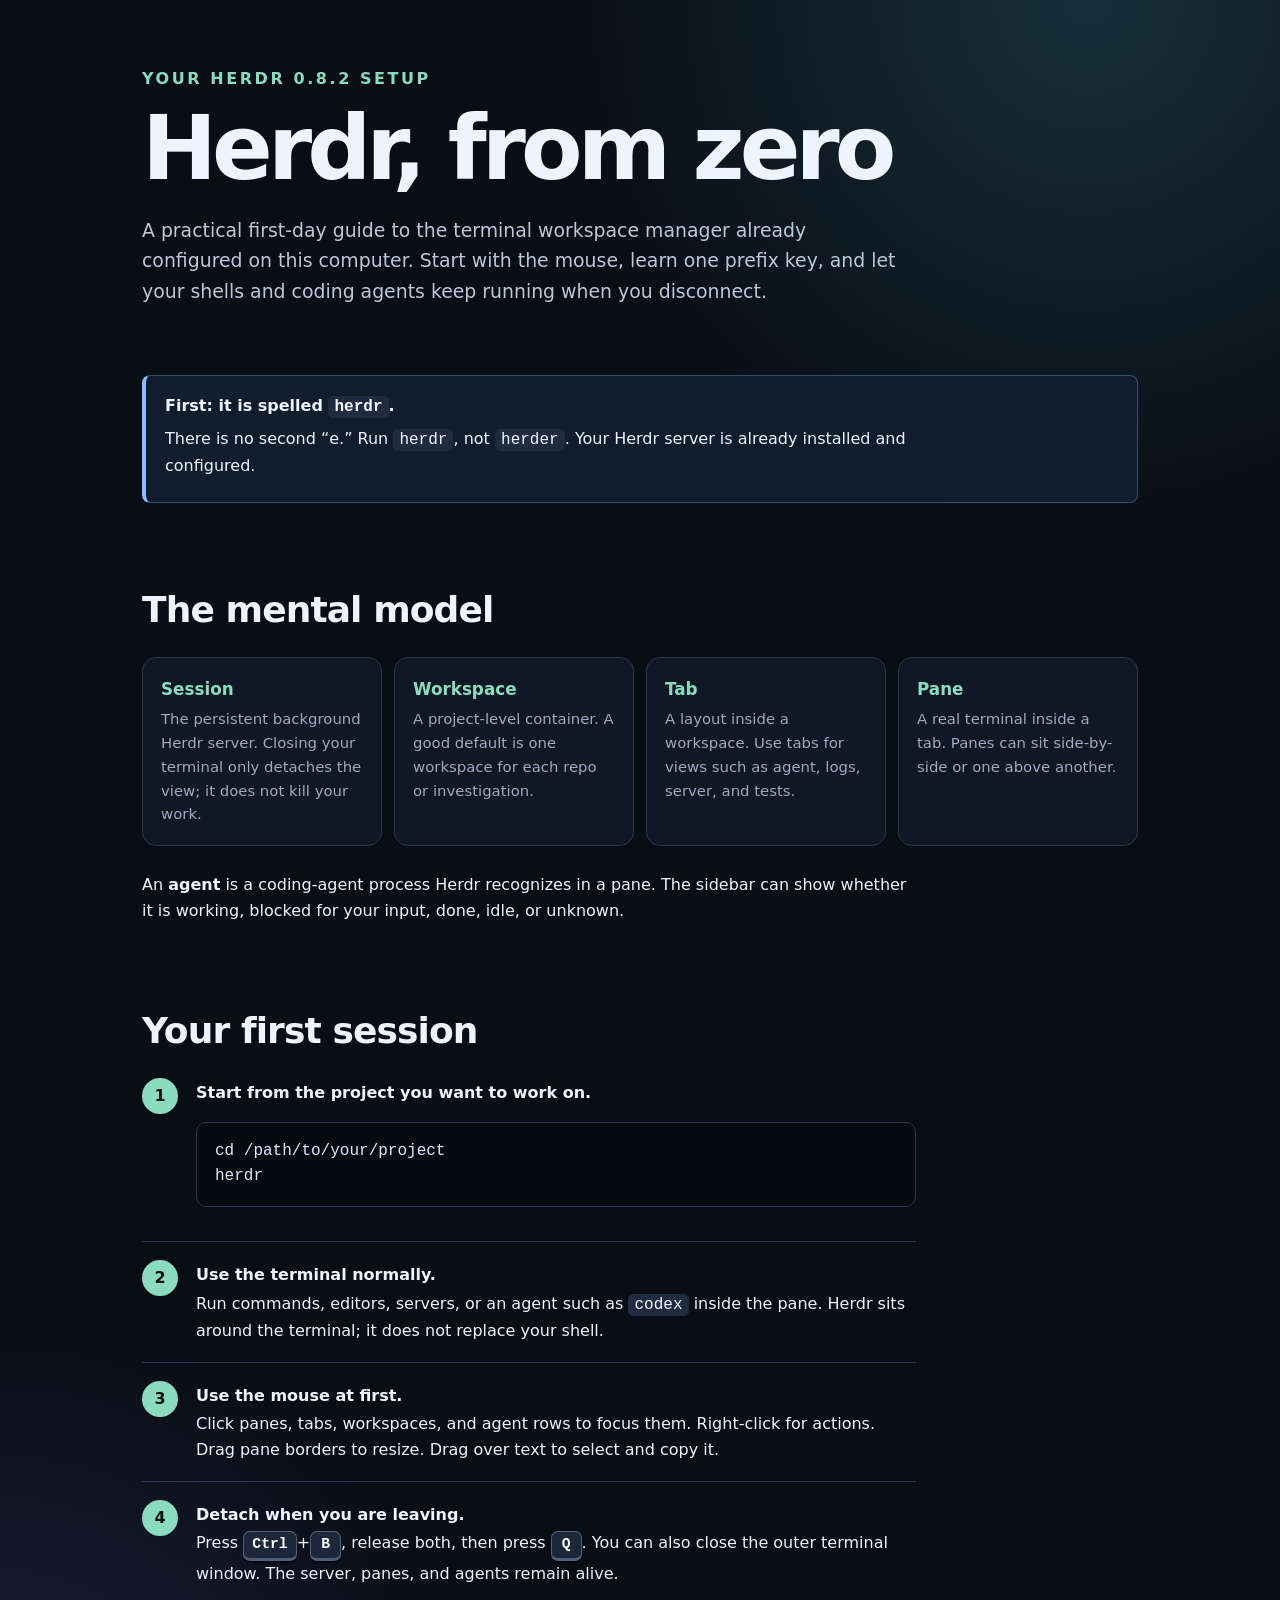
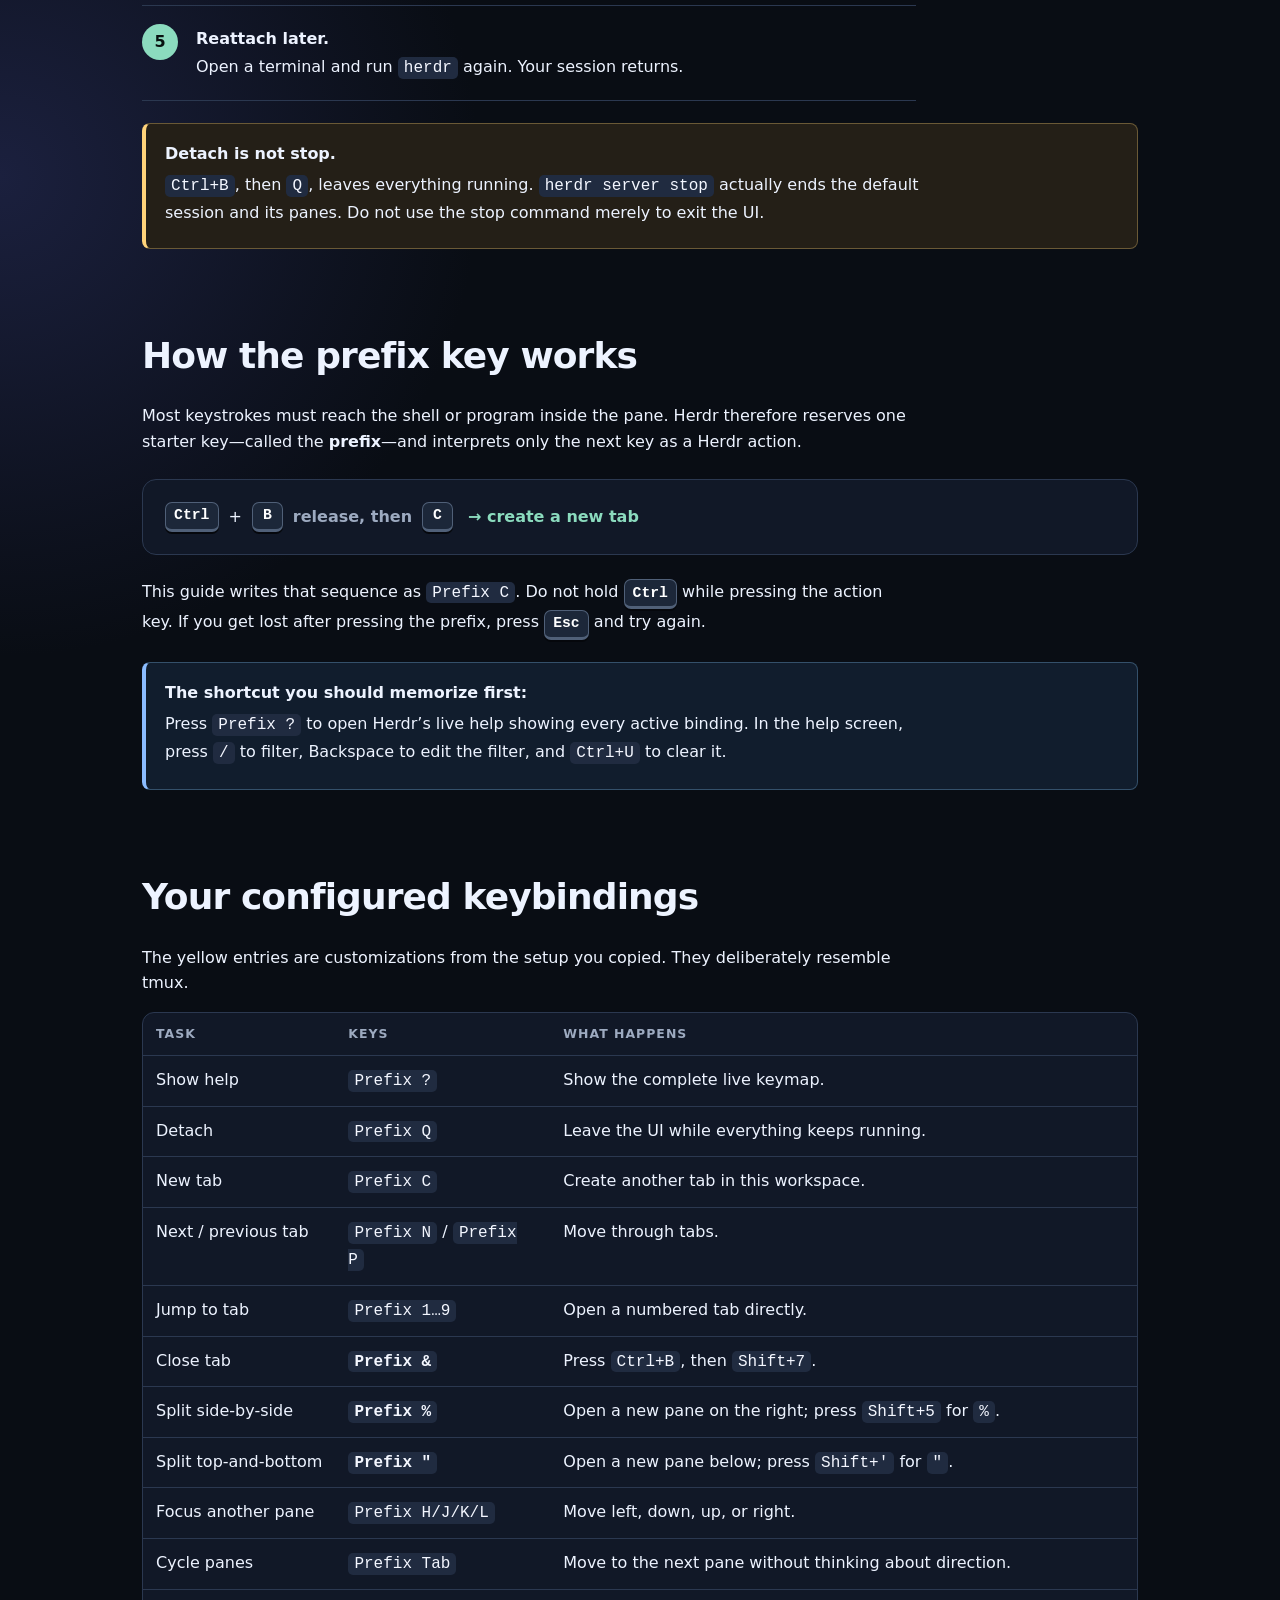
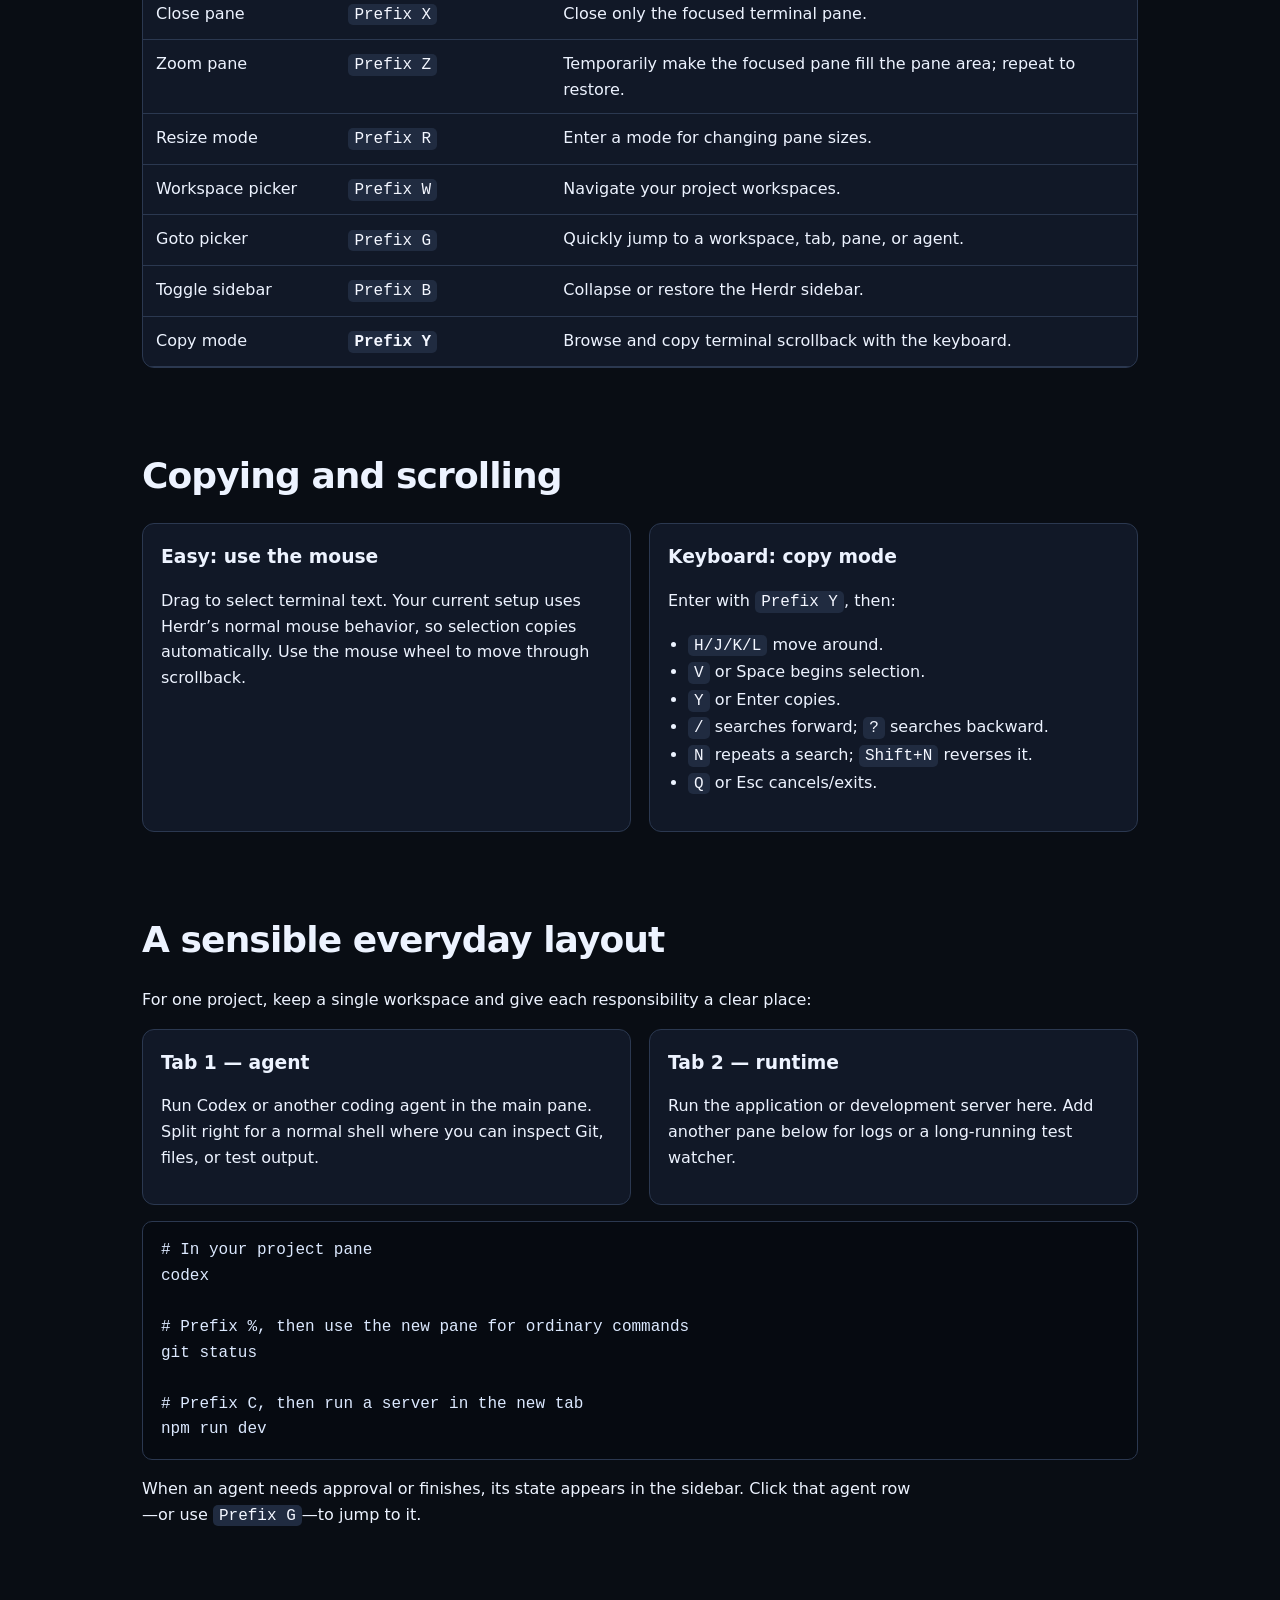
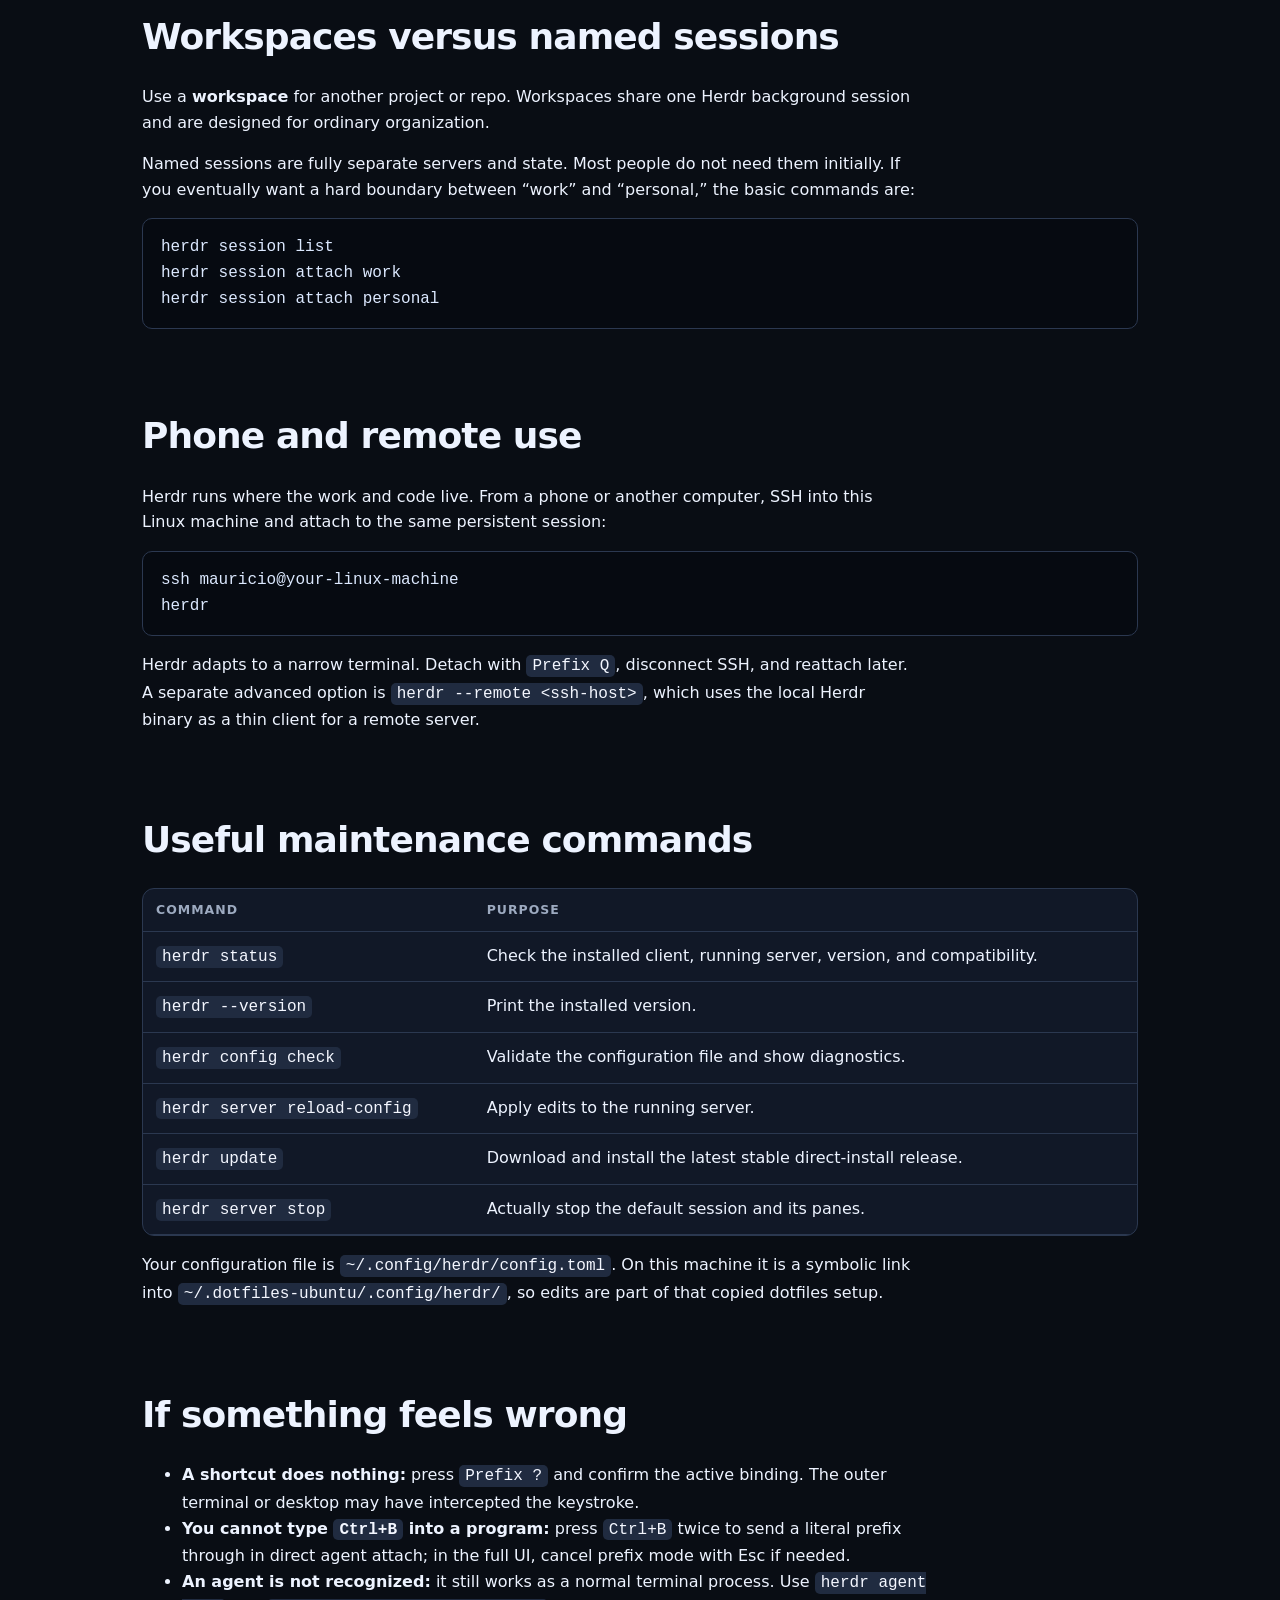
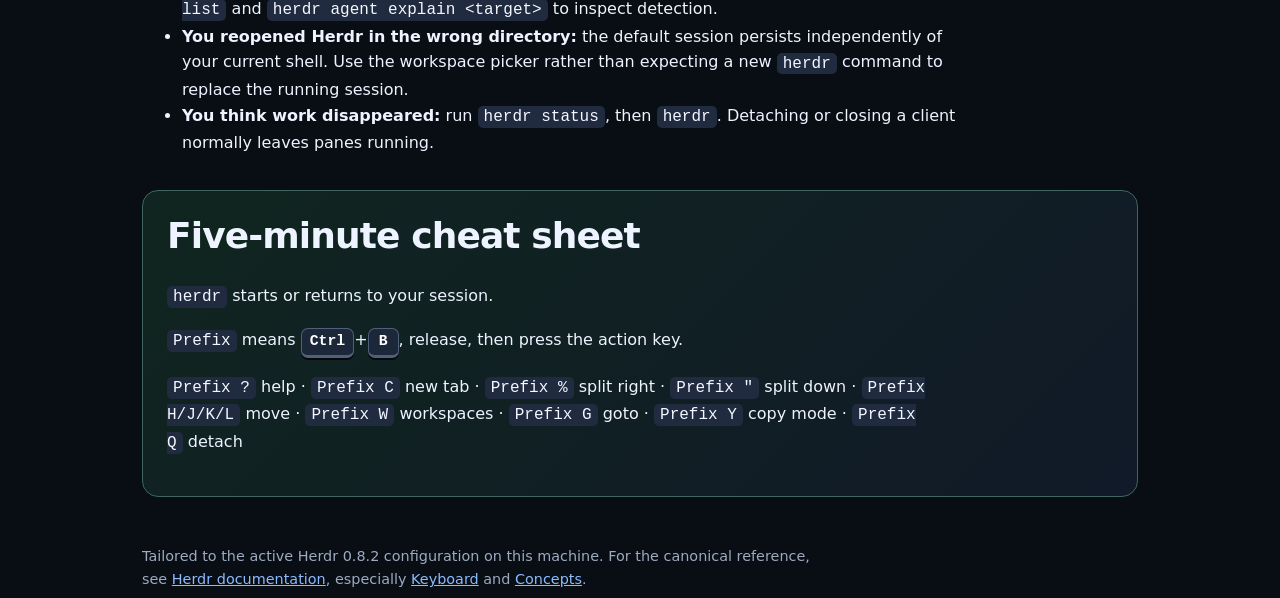
<file: herdr-intro-guide.html>
<!doctype html>
<html lang="en">
<head>
  <meta charset="utf-8">
  <meta name="viewport" content="width=device-width, initial-scale=1">
  <title>Getting Started with Herdr</title>
  <style>
    :root {
      color-scheme: dark;
      --bg: #090d14;
      --panel: #111827;
      --panel-2: #182235;
      --text: #edf3ff;
      --muted: #9daac0;
      --line: #2b3850;
      --accent: #8bdbbe;
      --accent-2: #8bbcff;
      --warn: #ffd37a;
      --danger: #ff8f9a;
    }
    * { box-sizing: border-box; }
    html { scroll-behavior: smooth; }
    body {
      margin: 0;
      font: 16px/1.6 Inter, ui-sans-serif, system-ui, -apple-system, BlinkMacSystemFont, "Segoe UI", sans-serif;
      color: var(--text);
      background:
        radial-gradient(circle at 85% 0%, #172f3b 0, transparent 34rem),
        radial-gradient(circle at 0% 25%, #1b203e 0, transparent 30rem),
        var(--bg);
    }
    main { width: min(1040px, 100%); margin: auto; padding: 48px 22px 100px; }
    h1 { max-width: 14ch; margin: .15em 0 .25em; font-size: clamp(2.6rem, 8vw, 5.6rem); line-height: .98; letter-spacing: -.055em; }
    h2 { margin: 2.4em 0 .75em; font-size: clamp(1.6rem, 4vw, 2.25rem); line-height: 1.15; letter-spacing: -.025em; }
    h3 { margin: 1.6em 0 .45em; }
    p, li { max-width: 76ch; }
    a { color: var(--accent-2); }
    code { padding: .12em .38em; border-radius: 5px; background: #202b40; color: #f4f7ff; }
    pre { overflow: auto; margin: 1rem 0; padding: 16px 18px; border: 1px solid var(--line); border-radius: 10px; background: #060a11; }
    pre code { padding: 0; background: transparent; color: #dce9ff; }
    table { width: 100%; border-collapse: collapse; }
    th, td { padding: 11px 13px; border-bottom: 1px solid var(--line); text-align: left; vertical-align: top; }
    th { color: var(--muted); font-size: .78rem; letter-spacing: .08em; text-transform: uppercase; }
    td:first-child { white-space: nowrap; }
    .eyebrow { color: var(--accent); font-weight: 800; letter-spacing: .16em; text-transform: uppercase; }
    .lead { max-width: 64ch; color: #bcc7da; font-size: 1.18rem; }
    .hero { padding: 18px 0 28px; }
    .cards { display: grid; grid-template-columns: repeat(4, 1fr); gap: 12px; margin: 26px 0; }
    .card { min-height: 155px; padding: 18px; border: 1px solid var(--line); border-radius: 14px; background: color-mix(in srgb, var(--panel) 93%, transparent); }
    .card strong { display: block; margin-bottom: 5px; color: var(--accent); font-size: 1.05rem; }
    .card p { margin: 0; color: var(--muted); font-size: .93rem; }
    .callout { margin: 22px 0; padding: 17px 19px; border: 1px solid #34506a; border-left: 4px solid var(--accent-2); border-radius: 8px; background: #111d2d; }
    .callout.warning { border-color: #6a5936; border-left-color: var(--warn); background: #241f17; }
    .callout.danger { border-color: #653743; border-left-color: var(--danger); background: #24171d; }
    .callout p { margin: .35em 0; }
    .prefix-demo { display: flex; flex-wrap: wrap; align-items: center; gap: 10px; margin: 24px 0; padding: 22px; border: 1px solid var(--line); border-radius: 14px; background: var(--panel); }
    kbd { display: inline-block; min-width: 2.1em; padding: .28em .55em; border: 1px solid #506078; border-bottom-width: 3px; border-radius: 7px; background: #1c2739; color: #fff; font: 700 .92em/1.2 ui-monospace, SFMono-Regular, Consolas, monospace; text-align: center; box-shadow: 0 2px 0 #05070c; }
    .then { color: var(--muted); font-weight: 700; }
    .result { margin-left: 5px; color: var(--accent); font-weight: 700; }
    .steps { counter-reset: step; padding: 0; list-style: none; }
    .steps > li { position: relative; margin: 18px 0; padding: 2px 0 18px 54px; border-bottom: 1px solid var(--line); }
    .steps > li::before { counter-increment: step; content: counter(step); position: absolute; top: 0; left: 0; display: grid; place-items: center; width: 36px; height: 36px; border-radius: 50%; background: var(--accent); color: #08110f; font-weight: 900; }
    .steps strong { display: block; margin-bottom: 3px; }
    .scroll-table { overflow-x: auto; border: 1px solid var(--line); border-radius: 12px; background: var(--panel); }
    .custom { color: var(--warn); font-weight: 700; }
    .two-col { display: grid; grid-template-columns: 1fr 1fr; gap: 18px; }
    .mini { padding: 18px; border: 1px solid var(--line); border-radius: 12px; background: var(--panel); }
    .mini h3 { margin-top: 0; }
    .mini ul { padding-left: 1.25rem; }
    .cheat { margin-top: 34px; padding: 24px; border: 1px solid #3e665e; border-radius: 16px; background: linear-gradient(135deg, #10251f, #111a28); }
    .cheat h2 { margin-top: 0; }
    .muted { color: var(--muted); }
    .source { margin-top: 48px; color: var(--muted); font-size: .9rem; }
    @media (max-width: 800px) { .cards { grid-template-columns: 1fr 1fr; } .two-col { grid-template-columns: 1fr; } }
    @media (max-width: 520px) { main { padding: 30px 14px 70px; } .cards { grid-template-columns: 1fr; } .card { min-height: auto; } th, td { padding: 9px 10px; } }
    @media print { body { background: white; color: #111; } main { max-width: none; padding: 0; } .card,.mini,.scroll-table,.prefix-demo,.cheat,.callout,pre { background: #f6f6f6; color: #111; } code,kbd { background: #eee; color: #111; } a { color: #111; } }
  </style>
</head>
<body>
<main>
  <header class="hero">
    <div class="eyebrow">Your Herdr 0.8.2 setup</div>
    <h1>Herdr, from zero</h1>
    <p class="lead">A practical first-day guide to the terminal workspace manager already configured on this computer. Start with the mouse, learn one prefix key, and let your shells and coding agents keep running when you disconnect.</p>
  </header>

  <div class="callout">
    <strong>First: it is spelled <code>herdr</code>.</strong>
    <p>There is no second “e.” Run <code>herdr</code>, not <code>herder</code>. Your Herdr server is already installed and configured.</p>
  </div>

  <h2>The mental model</h2>
  <div class="cards">
    <div class="card"><strong>Session</strong><p>The persistent background Herdr server. Closing your terminal only detaches the view; it does not kill your work.</p></div>
    <div class="card"><strong>Workspace</strong><p>A project-level container. A good default is one workspace for each repo or investigation.</p></div>
    <div class="card"><strong>Tab</strong><p>A layout inside a workspace. Use tabs for views such as agent, logs, server, and tests.</p></div>
    <div class="card"><strong>Pane</strong><p>A real terminal inside a tab. Panes can sit side-by-side or one above another.</p></div>
  </div>
  <p>An <strong>agent</strong> is a coding-agent process Herdr recognizes in a pane. The sidebar can show whether it is working, blocked for your input, done, idle, or unknown.</p>

  <h2>Your first session</h2>
  <ol class="steps">
    <li><strong>Start from the project you want to work on.</strong><pre><code>cd /path/to/your/project
herdr</code></pre></li>
    <li><strong>Use the terminal normally.</strong> Run commands, editors, servers, or an agent such as <code>codex</code> inside the pane. Herdr sits around the terminal; it does not replace your shell.</li>
    <li><strong>Use the mouse at first.</strong> Click panes, tabs, workspaces, and agent rows to focus them. Right-click for actions. Drag pane borders to resize. Drag over text to select and copy it.</li>
    <li><strong>Detach when you are leaving.</strong> Press <kbd>Ctrl</kbd>+<kbd>B</kbd>, release both, then press <kbd>Q</kbd>. You can also close the outer terminal window. The server, panes, and agents remain alive.</li>
    <li><strong>Reattach later.</strong> Open a terminal and run <code>herdr</code> again. Your session returns.</li>
  </ol>

  <div class="callout warning">
    <strong>Detach is not stop.</strong>
    <p><code>Ctrl+B</code>, then <code>Q</code>, leaves everything running. <code>herdr server stop</code> actually ends the default session and its panes. Do not use the stop command merely to exit the UI.</p>
  </div>

  <h2>How the prefix key works</h2>
  <p>Most keystrokes must reach the shell or program inside the pane. Herdr therefore reserves one starter key—called the <strong>prefix</strong>—and interprets only the next key as a Herdr action.</p>
  <div class="prefix-demo">
    <kbd>Ctrl</kbd> + <kbd>B</kbd>
    <span class="then">release, then</span>
    <kbd>C</kbd>
    <span class="result">→ create a new tab</span>
  </div>
  <p>This guide writes that sequence as <code>Prefix C</code>. Do not hold <kbd>Ctrl</kbd> while pressing the action key. If you get lost after pressing the prefix, press <kbd>Esc</kbd> and try again.</p>
  <div class="callout">
    <strong>The shortcut you should memorize first:</strong>
    <p>Press <code>Prefix ?</code> to open Herdr’s live help showing every active binding. In the help screen, press <code>/</code> to filter, Backspace to edit the filter, and <code>Ctrl+U</code> to clear it.</p>
  </div>

  <h2>Your configured keybindings</h2>
  <p>The yellow entries are customizations from the setup you copied. They deliberately resemble tmux.</p>
  <div class="scroll-table">
    <table>
      <thead><tr><th>Task</th><th>Keys</th><th>What happens</th></tr></thead>
      <tbody>
        <tr><td>Show help</td><td><code>Prefix ?</code></td><td>Show the complete live keymap.</td></tr>
        <tr><td>Detach</td><td><code>Prefix Q</code></td><td>Leave the UI while everything keeps running.</td></tr>
        <tr><td>New tab</td><td><code>Prefix C</code></td><td>Create another tab in this workspace.</td></tr>
        <tr><td>Next / previous tab</td><td><code>Prefix N</code> / <code>Prefix P</code></td><td>Move through tabs.</td></tr>
        <tr><td>Jump to tab</td><td><code>Prefix 1…9</code></td><td>Open a numbered tab directly.</td></tr>
        <tr><td>Close tab</td><td class="custom"><code>Prefix &amp;</code></td><td>Press <code>Ctrl+B</code>, then <code>Shift+7</code>.</td></tr>
        <tr><td>Split side-by-side</td><td class="custom"><code>Prefix %</code></td><td>Open a new pane on the right; press <code>Shift+5</code> for <code>%</code>.</td></tr>
        <tr><td>Split top-and-bottom</td><td class="custom"><code>Prefix "</code></td><td>Open a new pane below; press <code>Shift+'</code> for <code>"</code>.</td></tr>
        <tr><td>Focus another pane</td><td><code>Prefix H/J/K/L</code></td><td>Move left, down, up, or right.</td></tr>
        <tr><td>Cycle panes</td><td><code>Prefix Tab</code></td><td>Move to the next pane without thinking about direction.</td></tr>
        <tr><td>Close pane</td><td><code>Prefix X</code></td><td>Close only the focused terminal pane.</td></tr>
        <tr><td>Zoom pane</td><td><code>Prefix Z</code></td><td>Temporarily make the focused pane fill the pane area; repeat to restore.</td></tr>
        <tr><td>Resize mode</td><td><code>Prefix R</code></td><td>Enter a mode for changing pane sizes.</td></tr>
        <tr><td>Workspace picker</td><td><code>Prefix W</code></td><td>Navigate your project workspaces.</td></tr>
        <tr><td>Goto picker</td><td><code>Prefix G</code></td><td>Quickly jump to a workspace, tab, pane, or agent.</td></tr>
        <tr><td>Toggle sidebar</td><td><code>Prefix B</code></td><td>Collapse or restore the Herdr sidebar.</td></tr>
        <tr><td>Copy mode</td><td class="custom"><code>Prefix Y</code></td><td>Browse and copy terminal scrollback with the keyboard.</td></tr>
      </tbody>
    </table>
  </div>

  <h2>Copying and scrolling</h2>
  <div class="two-col">
    <section class="mini">
      <h3>Easy: use the mouse</h3>
      <p>Drag to select terminal text. Your current setup uses Herdr’s normal mouse behavior, so selection copies automatically. Use the mouse wheel to move through scrollback.</p>
    </section>
    <section class="mini">
      <h3>Keyboard: copy mode</h3>
      <p>Enter with <code>Prefix Y</code>, then:</p>
      <ul>
        <li><code>H/J/K/L</code> move around.</li>
        <li><code>V</code> or Space begins selection.</li>
        <li><code>Y</code> or Enter copies.</li>
        <li><code>/</code> searches forward; <code>?</code> searches backward.</li>
        <li><code>N</code> repeats a search; <code>Shift+N</code> reverses it.</li>
        <li><code>Q</code> or Esc cancels/exits.</li>
      </ul>
    </section>
  </div>

  <h2>A sensible everyday layout</h2>
  <p>For one project, keep a single workspace and give each responsibility a clear place:</p>
  <div class="two-col">
    <section class="mini">
      <h3>Tab 1 — agent</h3>
      <p>Run Codex or another coding agent in the main pane. Split right for a normal shell where you can inspect Git, files, or test output.</p>
    </section>
    <section class="mini">
      <h3>Tab 2 — runtime</h3>
      <p>Run the application or development server here. Add another pane below for logs or a long-running test watcher.</p>
    </section>
  </div>
  <pre><code># In your project pane
codex

# Prefix %, then use the new pane for ordinary commands
git status

# Prefix C, then run a server in the new tab
npm run dev</code></pre>
  <p>When an agent needs approval or finishes, its state appears in the sidebar. Click that agent row—or use <code>Prefix G</code>—to jump to it.</p>

  <h2>Workspaces versus named sessions</h2>
  <p>Use a <strong>workspace</strong> for another project or repo. Workspaces share one Herdr background session and are designed for ordinary organization.</p>
  <p>Named sessions are fully separate servers and state. Most people do not need them initially. If you eventually want a hard boundary between “work” and “personal,” the basic commands are:</p>
  <pre><code>herdr session list
herdr session attach work
herdr session attach personal</code></pre>

  <h2>Phone and remote use</h2>
  <p>Herdr runs where the work and code live. From a phone or another computer, SSH into this Linux machine and attach to the same persistent session:</p>
  <pre><code>ssh mauricio@your-linux-machine
herdr</code></pre>
  <p>Herdr adapts to a narrow terminal. Detach with <code>Prefix Q</code>, disconnect SSH, and reattach later. A separate advanced option is <code>herdr --remote &lt;ssh-host&gt;</code>, which uses the local Herdr binary as a thin client for a remote server.</p>

  <h2>Useful maintenance commands</h2>
  <div class="scroll-table">
    <table>
      <thead><tr><th>Command</th><th>Purpose</th></tr></thead>
      <tbody>
        <tr><td><code>herdr status</code></td><td>Check the installed client, running server, version, and compatibility.</td></tr>
        <tr><td><code>herdr --version</code></td><td>Print the installed version.</td></tr>
        <tr><td><code>herdr config check</code></td><td>Validate the configuration file and show diagnostics.</td></tr>
        <tr><td><code>herdr server reload-config</code></td><td>Apply edits to the running server.</td></tr>
        <tr><td><code>herdr update</code></td><td>Download and install the latest stable direct-install release.</td></tr>
        <tr><td><code>herdr server stop</code></td><td>Actually stop the default session and its panes.</td></tr>
      </tbody>
    </table>
  </div>
  <p>Your configuration file is <code>~/.config/herdr/config.toml</code>. On this machine it is a symbolic link into <code>~/.dotfiles-ubuntu/.config/herdr/</code>, so edits are part of that copied dotfiles setup.</p>

  <h2>If something feels wrong</h2>
  <ul>
    <li><strong>A shortcut does nothing:</strong> press <code>Prefix ?</code> and confirm the active binding. The outer terminal or desktop may have intercepted the keystroke.</li>
    <li><strong>You cannot type <code>Ctrl+B</code> into a program:</strong> press <code>Ctrl+B</code> twice to send a literal prefix through in direct agent attach; in the full UI, cancel prefix mode with Esc if needed.</li>
    <li><strong>An agent is not recognized:</strong> it still works as a normal terminal process. Use <code>herdr agent list</code> and <code>herdr agent explain &lt;target&gt;</code> to inspect detection.</li>
    <li><strong>You reopened Herdr in the wrong directory:</strong> the default session persists independently of your current shell. Use the workspace picker rather than expecting a new <code>herdr</code> command to replace the running session.</li>
    <li><strong>You think work disappeared:</strong> run <code>herdr status</code>, then <code>herdr</code>. Detaching or closing a client normally leaves panes running.</li>
  </ul>

  <section class="cheat">
    <h2>Five-minute cheat sheet</h2>
    <p><code>herdr</code> starts or returns to your session.</p>
    <p><code>Prefix</code> means <kbd>Ctrl</kbd>+<kbd>B</kbd>, release, then press the action key.</p>
    <p><code>Prefix ?</code> help · <code>Prefix C</code> new tab · <code>Prefix %</code> split right · <code>Prefix "</code> split down · <code>Prefix H/J/K/L</code> move · <code>Prefix W</code> workspaces · <code>Prefix G</code> goto · <code>Prefix Y</code> copy mode · <code>Prefix Q</code> detach</p>
  </section>

  <p class="source">Tailored to the active Herdr 0.8.2 configuration on this machine. For the canonical reference, see <a href="https://herdr.dev/docs/">Herdr documentation</a>, especially <a href="https://herdr.dev/docs/keyboard/">Keyboard</a> and <a href="https://herdr.dev/docs/concepts/">Concepts</a>.</p>
</main>
</body>
</html>
</file>
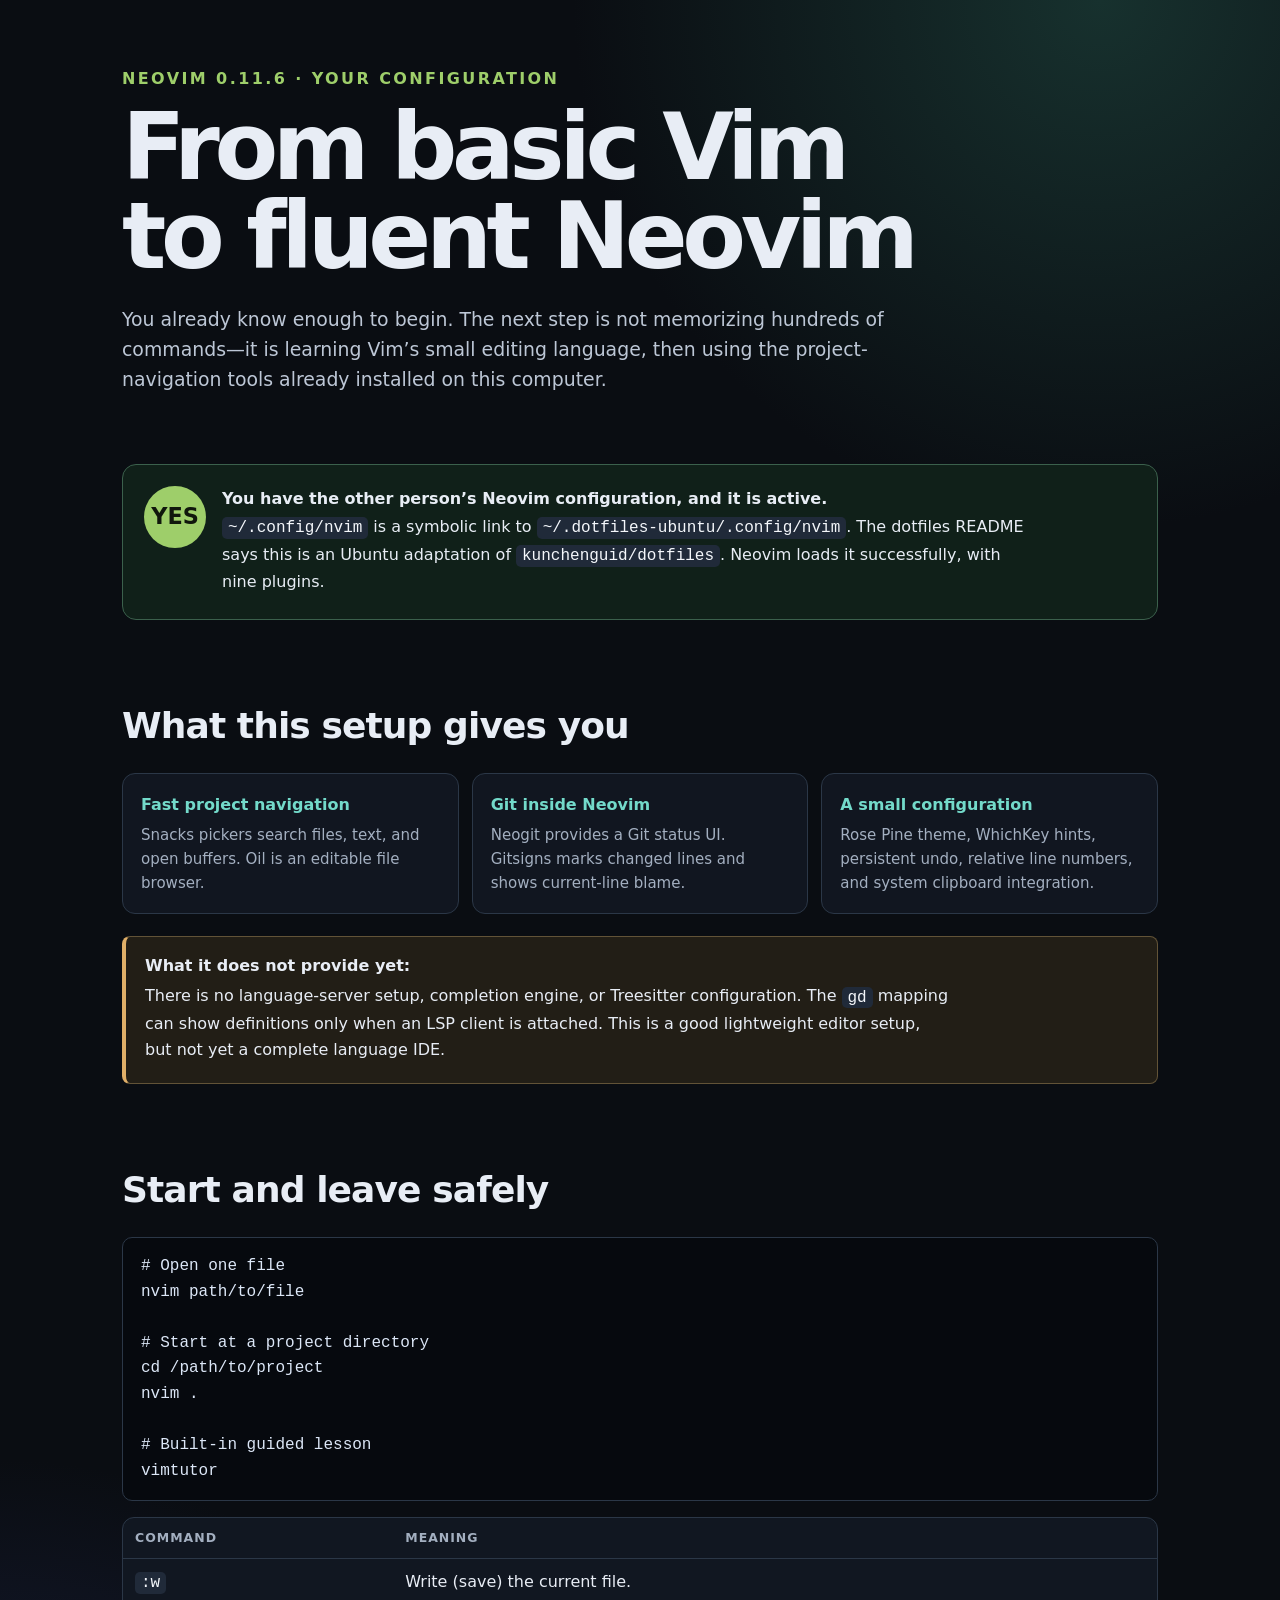
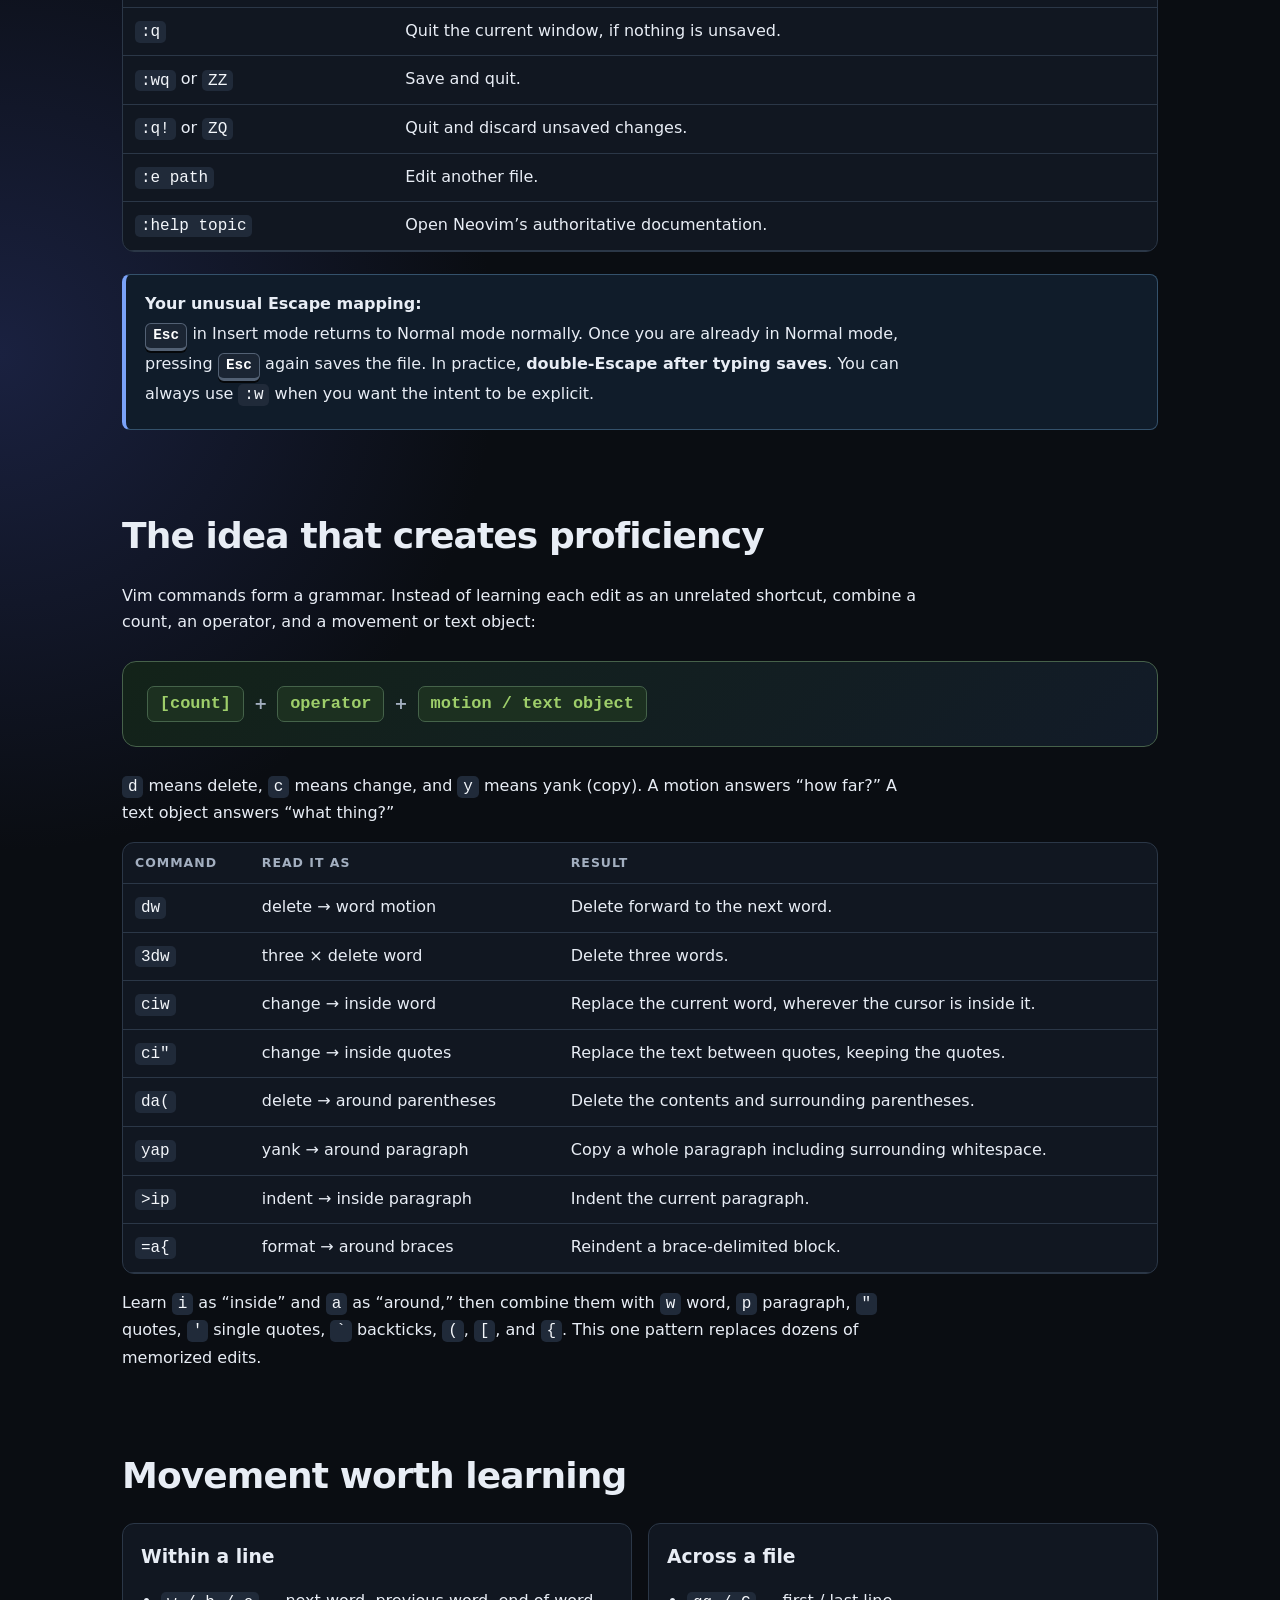
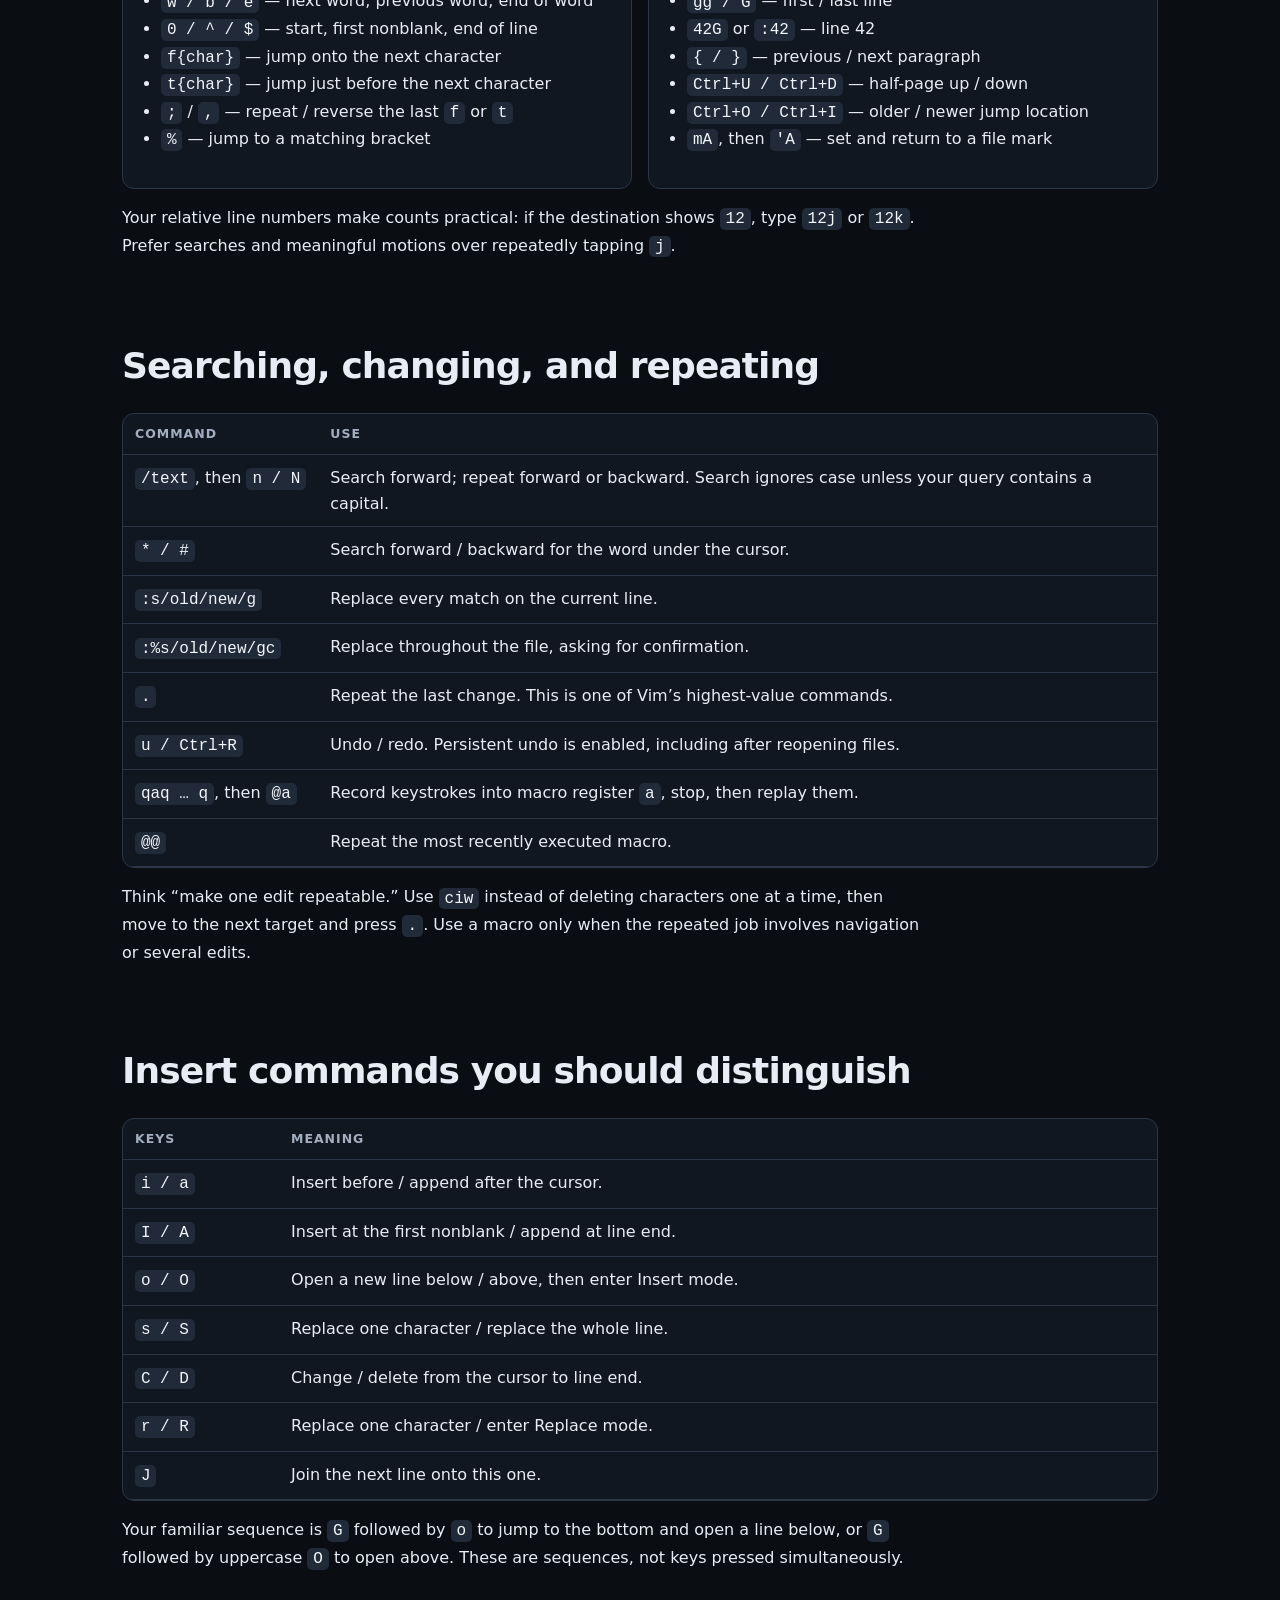
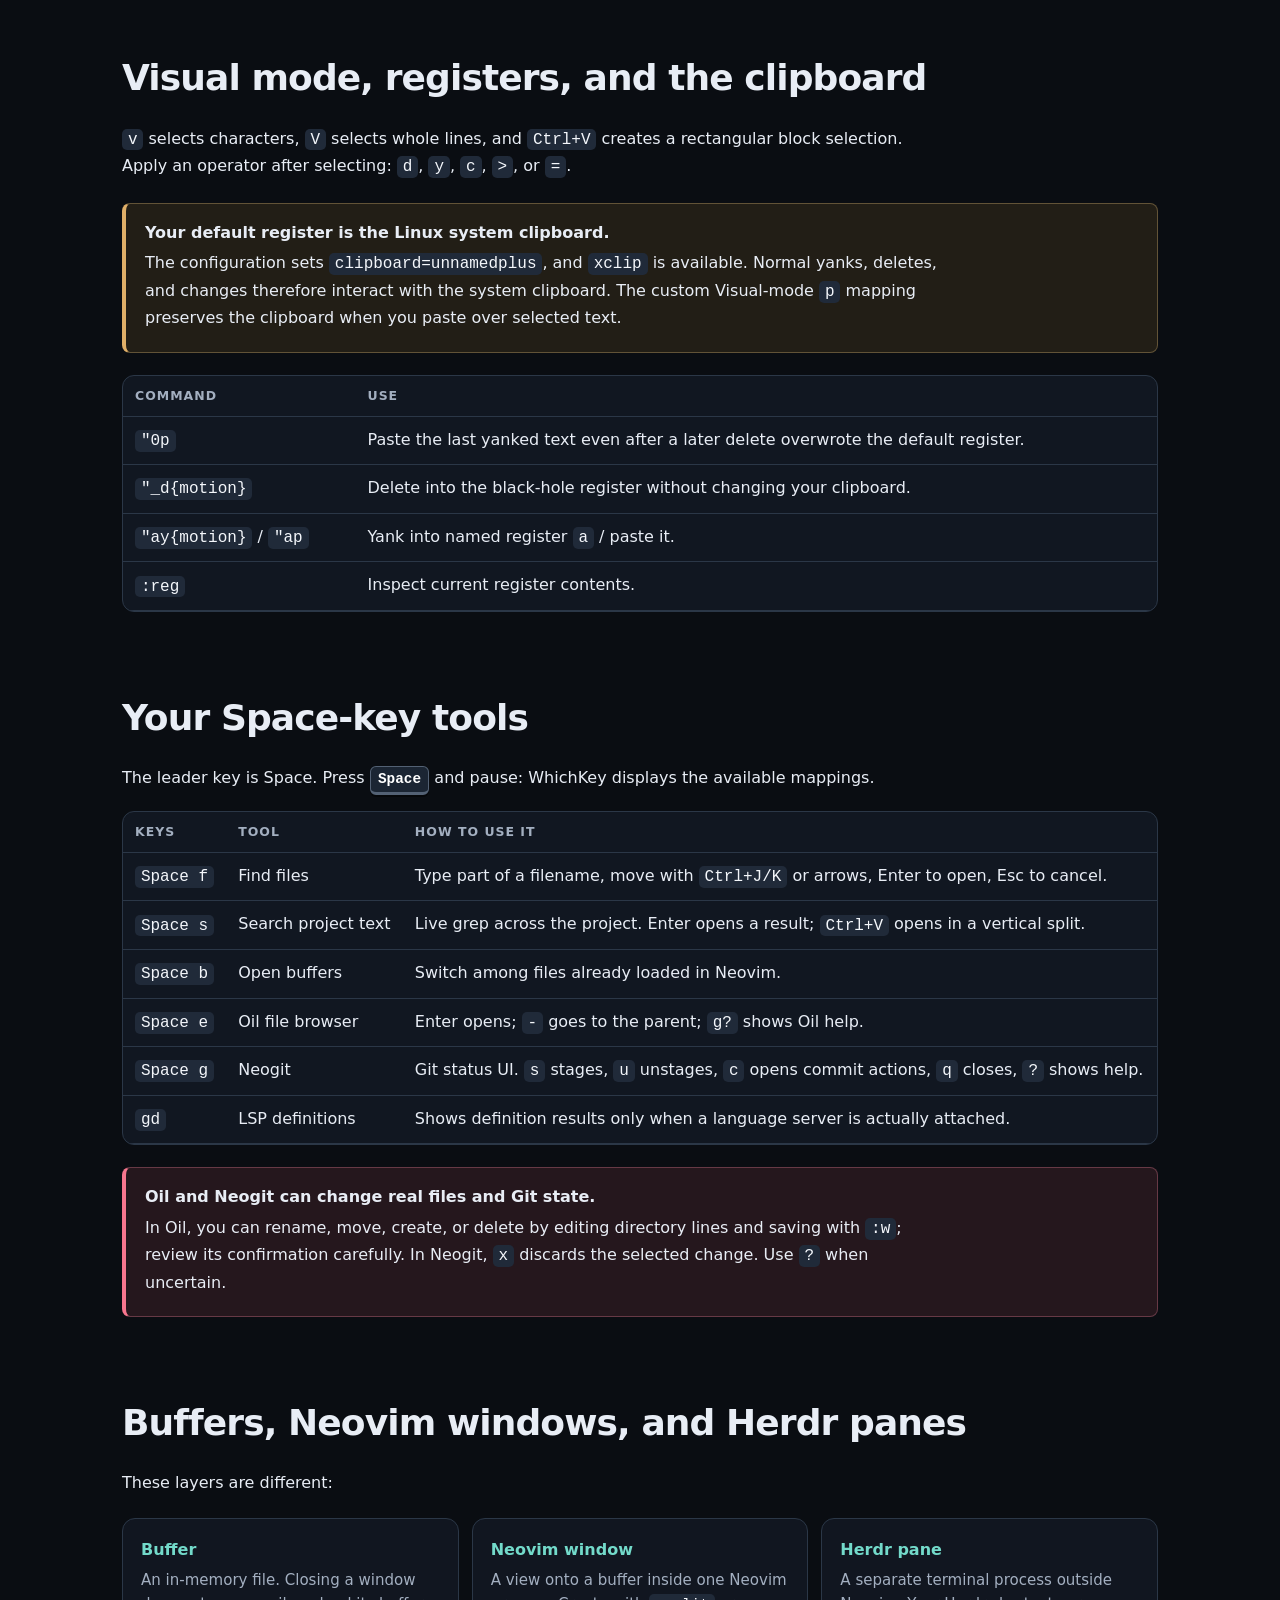
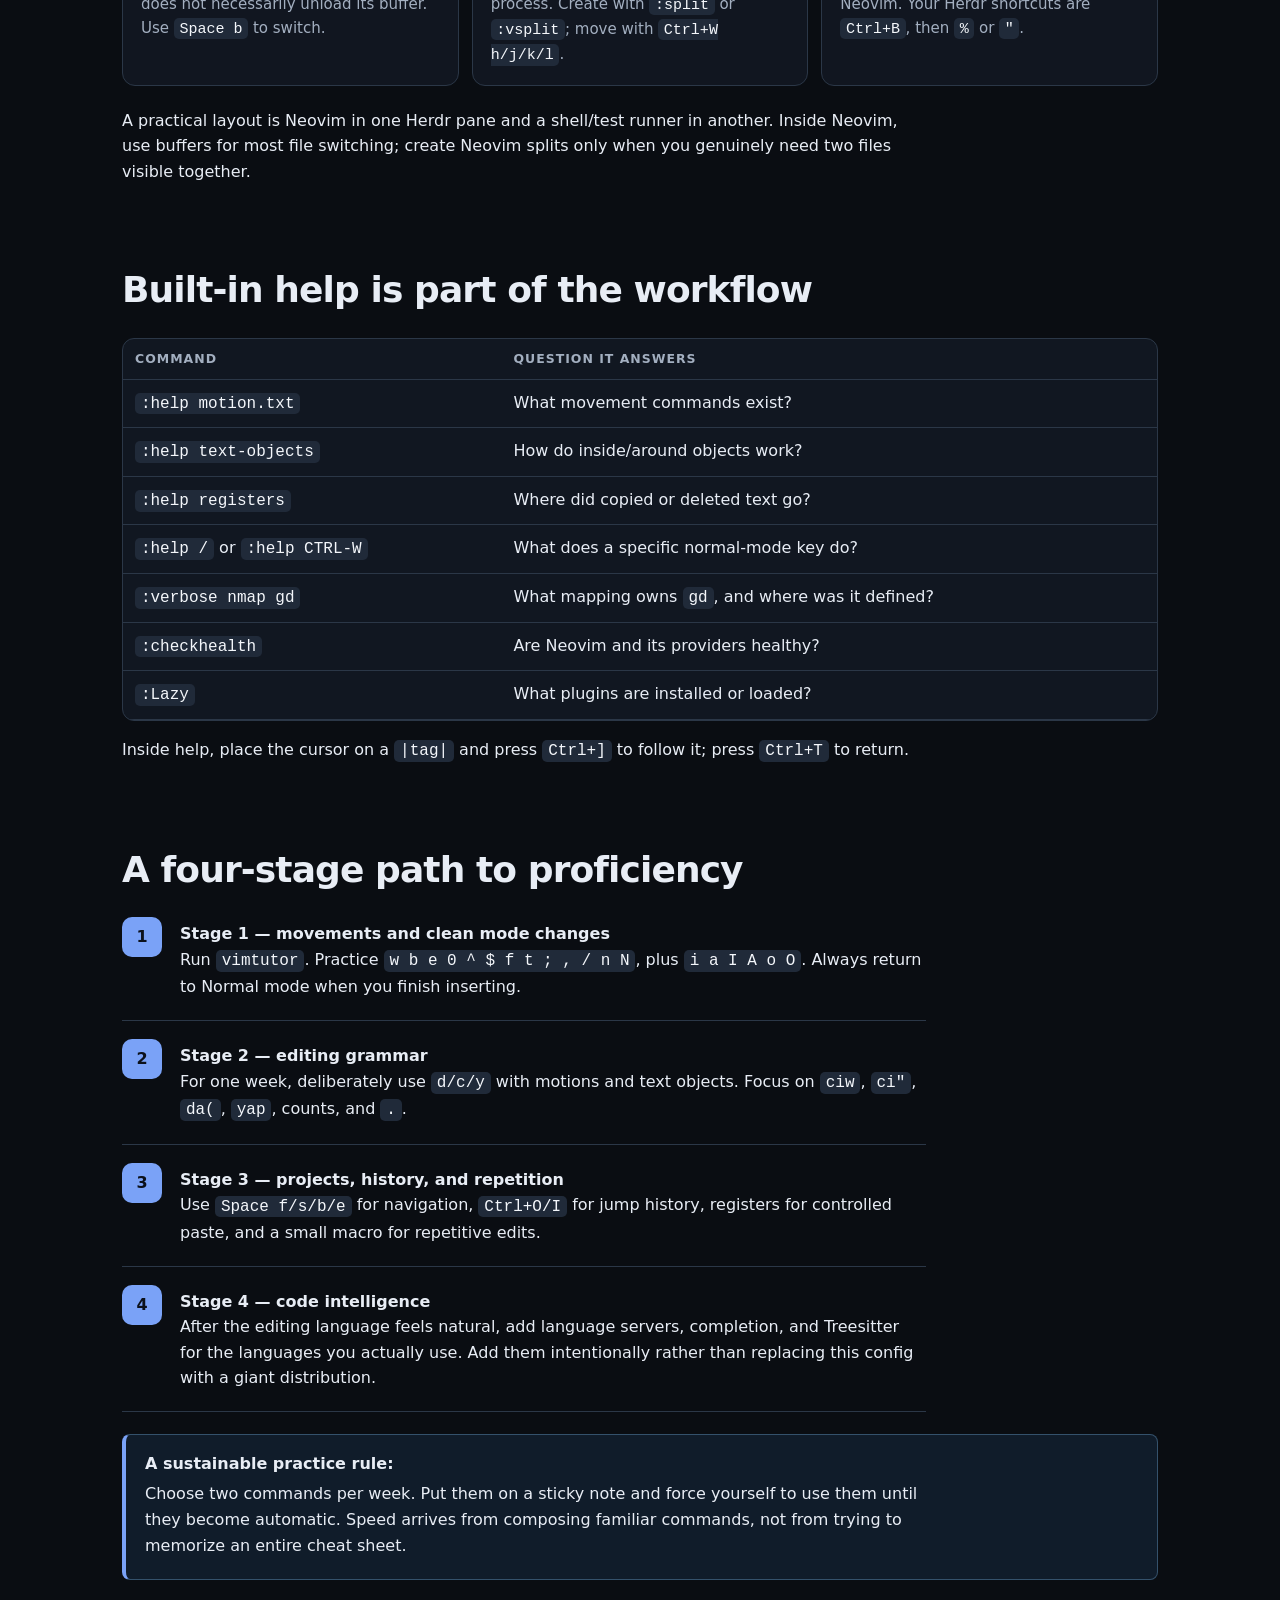
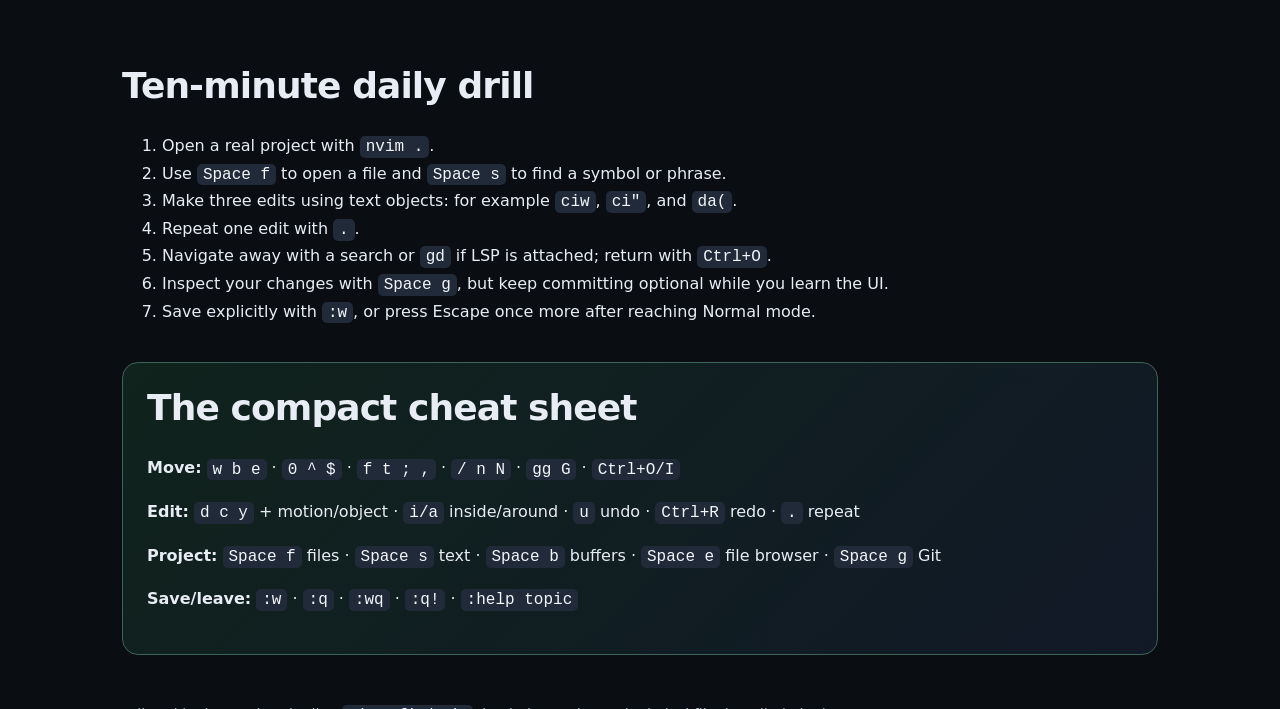
<file: neovim-learning-guide.html>
<!doctype html>
<html lang="en">
<head>
  <meta charset="utf-8">
  <meta name="viewport" content="width=device-width, initial-scale=1">
  <title>Neovim: From Basic to Fluent</title>
  <style>
    :root {
      color-scheme: dark;
      --bg: #0a0d12;
      --panel: #111721;
      --panel2: #172130;
      --text: #e8edf5;
      --muted: #a3afc0;
      --line: #2b3747;
      --green: #9ece6a;
      --cyan: #73daca;
      --blue: #7aa2f7;
      --yellow: #e0af68;
      --red: #f7768e;
    }
    * { box-sizing: border-box; }
    html { scroll-behavior: smooth; }
    body {
      margin: 0;
      font: 16px/1.6 Inter, ui-sans-serif, system-ui, -apple-system, BlinkMacSystemFont, "Segoe UI", sans-serif;
      color: var(--text);
      background:
        radial-gradient(circle at 86% 0, #17312e 0, transparent 33rem),
        radial-gradient(circle at 0 22%, #1a2140 0, transparent 31rem),
        var(--bg);
    }
    main { width: min(1080px, 100%); margin: auto; padding: 50px 22px 100px; }
    h1 { max-width: 13ch; margin: .12em 0 .25em; font-size: clamp(2.8rem, 8vw, 5.8rem); line-height: .96; letter-spacing: -.058em; }
    h2 { margin: 2.35em 0 .75em; font-size: clamp(1.55rem, 4vw, 2.25rem); line-height: 1.15; letter-spacing: -.025em; }
    h3 { margin: 1.45em 0 .45em; }
    p, li { max-width: 79ch; }
    a { color: var(--blue); }
    code { padding: .12em .37em; border-radius: 5px; background: #202a39; color: #f4f7fb; }
    pre { overflow: auto; padding: 16px 18px; border: 1px solid var(--line); border-radius: 10px; background: #06090e; }
    pre code { padding: 0; background: transparent; color: #dce7f7; }
    kbd { display: inline-block; min-width: 2em; padding: .25em .5em; border: 1px solid #536174; border-bottom-width: 3px; border-radius: 6px; background: #1b2533; color: white; font: 700 .9em/1.2 ui-monospace, SFMono-Regular, Consolas, monospace; text-align: center; box-shadow: 0 2px 0 #05070a; }
    table { width: 100%; border-collapse: collapse; }
    th, td { padding: 10px 12px; border-bottom: 1px solid var(--line); text-align: left; vertical-align: top; }
    th { color: var(--muted); font-size: .78rem; letter-spacing: .08em; text-transform: uppercase; }
    td:first-child { white-space: nowrap; }
    .hero { padding: 16px 0 26px; }
    .eyebrow { color: var(--green); font-weight: 800; letter-spacing: .15em; text-transform: uppercase; }
    .lead { max-width: 65ch; color: #bdc7d6; font-size: 1.18rem; }
    .verdict { display: grid; grid-template-columns: auto 1fr; gap: 16px; margin: 24px 0; padding: 21px; border: 1px solid #3b604c; border-radius: 14px; background: #102019; }
    .verdict .yes { display: grid; place-items: center; width: 62px; height: 62px; border-radius: 50%; background: var(--green); color: #10170c; font-size: 1.4rem; font-weight: 900; }
    .verdict p { margin: .2em 0; }
    .callout { margin: 22px 0; padding: 16px 19px; border: 1px solid #34516b; border-left: 4px solid var(--blue); border-radius: 8px; background: #101c2a; }
    .callout.warning { border-color: #625337; border-left-color: var(--yellow); background: #221e16; }
    .callout.danger { border-color: #663945; border-left-color: var(--red); background: #25171d; }
    .callout p { margin: .3em 0; }
    .cards { display: grid; grid-template-columns: repeat(3, 1fr); gap: 13px; margin: 22px 0; }
    .card { padding: 18px; border: 1px solid var(--line); border-radius: 13px; background: color-mix(in srgb, var(--panel) 94%, transparent); }
    .card strong { display: block; margin-bottom: 5px; color: var(--cyan); }
    .card p { margin: 0; color: var(--muted); font-size: .94rem; }
    .grammar { display: flex; flex-wrap: wrap; align-items: center; gap: 10px; margin: 26px 0; padding: 24px; border: 1px solid #46614a; border-radius: 14px; background: linear-gradient(135deg, #132319, #121b28); }
    .token { padding: .45em .7em; border: 1px solid #45634a; border-radius: 7px; background: #1c3020; color: var(--green); font: 800 1.06rem ui-monospace, SFMono-Regular, Consolas, monospace; }
    .plus { color: var(--muted); font-weight: 800; }
    .scroll { overflow-x: auto; border: 1px solid var(--line); border-radius: 12px; background: var(--panel); }
    .two { display: grid; grid-template-columns: 1fr 1fr; gap: 16px; }
    .box { padding: 18px; border: 1px solid var(--line); border-radius: 12px; background: var(--panel); }
    .box h3 { margin-top: 0; }
    .box ul { padding-left: 1.25rem; }
    .roadmap { counter-reset: phase; padding: 0; list-style: none; }
    .roadmap > li { position: relative; margin: 18px 0; padding: 4px 0 20px 58px; border-bottom: 1px solid var(--line); }
    .roadmap > li::before { counter-increment: phase; content: counter(phase); position: absolute; top: 0; left: 0; display: grid; place-items: center; width: 40px; height: 40px; border-radius: 10px; background: var(--blue); color: #0c111b; font-weight: 900; }
    .roadmap strong { display: block; }
    .tag { display: inline-block; margin-left: .35em; padding: .08em .42em; border-radius: 99px; background: #3a3020; color: var(--yellow); font-size: .76rem; font-weight: 800; text-transform: uppercase; }
    .cheat { margin-top: 36px; padding: 24px; border: 1px solid #3d6458; border-radius: 16px; background: linear-gradient(135deg, #10231c, #111927); }
    .cheat h2 { margin-top: 0; }
    .muted, .source { color: var(--muted); }
    .source { margin-top: 48px; font-size: .9rem; }
    @media (max-width: 800px) { .cards { grid-template-columns: 1fr 1fr; } .two { grid-template-columns: 1fr; } }
    @media (max-width: 530px) { main { padding: 30px 14px 70px; } .cards { grid-template-columns: 1fr; } .verdict { grid-template-columns: 1fr; } .verdict .yes { width: 50px; height: 50px; } th, td { padding: 9px 10px; } }
    @media print { body { background: white; color: #111; } main { max-width: none; padding: 0; } .card,.box,.scroll,.grammar,.cheat,.callout,.verdict,pre { background: #f5f5f5; color: #111; } code,kbd,.token { background: #eee; color: #111; } }
  </style>
</head>
<body>
<main>
  <header class="hero">
    <div class="eyebrow">Neovim 0.11.6 · your configuration</div>
    <h1>From basic Vim to fluent Neovim</h1>
    <p class="lead">You already know enough to begin. The next step is not memorizing hundreds of commands—it is learning Vim’s small editing language, then using the project-navigation tools already installed on this computer.</p>
  </header>

  <section class="verdict">
    <div class="yes">YES</div>
    <div>
      <strong>You have the other person’s Neovim configuration, and it is active.</strong>
      <p><code>~/.config/nvim</code> is a symbolic link to <code>~/.dotfiles-ubuntu/.config/nvim</code>. The dotfiles README says this is an Ubuntu adaptation of <code>kunchenguid/dotfiles</code>. Neovim loads it successfully, with nine plugins.</p>
    </div>
  </section>

  <h2>What this setup gives you</h2>
  <div class="cards">
    <div class="card"><strong>Fast project navigation</strong><p>Snacks pickers search files, text, and open buffers. Oil is an editable file browser.</p></div>
    <div class="card"><strong>Git inside Neovim</strong><p>Neogit provides a Git status UI. Gitsigns marks changed lines and shows current-line blame.</p></div>
    <div class="card"><strong>A small configuration</strong><p>Rose Pine theme, WhichKey hints, persistent undo, relative line numbers, and system clipboard integration.</p></div>
  </div>
  <div class="callout warning">
    <strong>What it does not provide yet:</strong>
    <p>There is no language-server setup, completion engine, or Treesitter configuration. The <code>gd</code> mapping can show definitions only when an LSP client is attached. This is a good lightweight editor setup, but not yet a complete language IDE.</p>
  </div>

  <h2>Start and leave safely</h2>
  <pre><code># Open one file
nvim path/to/file

# Start at a project directory
cd /path/to/project
nvim .

# Built-in guided lesson
vimtutor</code></pre>
  <div class="scroll">
    <table>
      <thead><tr><th>Command</th><th>Meaning</th></tr></thead>
      <tbody>
        <tr><td><code>:w</code></td><td>Write (save) the current file.</td></tr>
        <tr><td><code>:q</code></td><td>Quit the current window, if nothing is unsaved.</td></tr>
        <tr><td><code>:wq</code> or <code>ZZ</code></td><td>Save and quit.</td></tr>
        <tr><td><code>:q!</code> or <code>ZQ</code></td><td>Quit and discard unsaved changes.</td></tr>
        <tr><td><code>:e path</code></td><td>Edit another file.</td></tr>
        <tr><td><code>:help topic</code></td><td>Open Neovim’s authoritative documentation.</td></tr>
      </tbody>
    </table>
  </div>
  <div class="callout">
    <strong>Your unusual Escape mapping:</strong>
    <p><kbd>Esc</kbd> in Insert mode returns to Normal mode normally. Once you are already in Normal mode, pressing <kbd>Esc</kbd> again saves the file. In practice, <strong>double-Escape after typing saves</strong>. You can always use <code>:w</code> when you want the intent to be explicit.</p>
  </div>

  <h2>The idea that creates proficiency</h2>
  <p>Vim commands form a grammar. Instead of learning each edit as an unrelated shortcut, combine a count, an operator, and a movement or text object:</p>
  <div class="grammar">
    <span class="token">[count]</span><span class="plus">+</span>
    <span class="token">operator</span><span class="plus">+</span>
    <span class="token">motion / text object</span>
  </div>
  <p><code>d</code> means delete, <code>c</code> means change, and <code>y</code> means yank (copy). A motion answers “how far?” A text object answers “what thing?”</p>
  <div class="scroll">
    <table>
      <thead><tr><th>Command</th><th>Read it as</th><th>Result</th></tr></thead>
      <tbody>
        <tr><td><code>dw</code></td><td>delete → word motion</td><td>Delete forward to the next word.</td></tr>
        <tr><td><code>3dw</code></td><td>three × delete word</td><td>Delete three words.</td></tr>
        <tr><td><code>ciw</code></td><td>change → inside word</td><td>Replace the current word, wherever the cursor is inside it.</td></tr>
        <tr><td><code>ci"</code></td><td>change → inside quotes</td><td>Replace the text between quotes, keeping the quotes.</td></tr>
        <tr><td><code>da(</code></td><td>delete → around parentheses</td><td>Delete the contents and surrounding parentheses.</td></tr>
        <tr><td><code>yap</code></td><td>yank → around paragraph</td><td>Copy a whole paragraph including surrounding whitespace.</td></tr>
        <tr><td><code>&gt;ip</code></td><td>indent → inside paragraph</td><td>Indent the current paragraph.</td></tr>
        <tr><td><code>=a{</code></td><td>format → around braces</td><td>Reindent a brace-delimited block.</td></tr>
      </tbody>
    </table>
  </div>
  <p>Learn <code>i</code> as “inside” and <code>a</code> as “around,” then combine them with <code>w</code> word, <code>p</code> paragraph, <code>"</code> quotes, <code>'</code> single quotes, <code>`</code> backticks, <code>(</code>, <code>[</code>, and <code>{</code>. This one pattern replaces dozens of memorized edits.</p>

  <h2>Movement worth learning</h2>
  <div class="two">
    <section class="box">
      <h3>Within a line</h3>
      <ul>
        <li><code>w / b / e</code> — next word, previous word, end of word</li>
        <li><code>0 / ^ / $</code> — start, first nonblank, end of line</li>
        <li><code>f{char}</code> — jump onto the next character</li>
        <li><code>t{char}</code> — jump just before the next character</li>
        <li><code>;</code> / <code>,</code> — repeat / reverse the last <code>f</code> or <code>t</code></li>
        <li><code>%</code> — jump to a matching bracket</li>
      </ul>
    </section>
    <section class="box">
      <h3>Across a file</h3>
      <ul>
        <li><code>gg / G</code> — first / last line</li>
        <li><code>42G</code> or <code>:42</code> — line 42</li>
        <li><code>{ / }</code> — previous / next paragraph</li>
        <li><code>Ctrl+U / Ctrl+D</code> — half-page up / down</li>
        <li><code>Ctrl+O / Ctrl+I</code> — older / newer jump location</li>
        <li><code>mA</code>, then <code>'A</code> — set and return to a file mark</li>
      </ul>
    </section>
  </div>
  <p>Your relative line numbers make counts practical: if the destination shows <code>12</code>, type <code>12j</code> or <code>12k</code>. Prefer searches and meaningful motions over repeatedly tapping <code>j</code>.</p>

  <h2>Searching, changing, and repeating</h2>
  <div class="scroll">
    <table>
      <thead><tr><th>Command</th><th>Use</th></tr></thead>
      <tbody>
        <tr><td><code>/text</code>, then <code>n / N</code></td><td>Search forward; repeat forward or backward. Search ignores case unless your query contains a capital.</td></tr>
        <tr><td><code>* / #</code></td><td>Search forward / backward for the word under the cursor.</td></tr>
        <tr><td><code>:s/old/new/g</code></td><td>Replace every match on the current line.</td></tr>
        <tr><td><code>:%s/old/new/gc</code></td><td>Replace throughout the file, asking for confirmation.</td></tr>
        <tr><td><code>.</code></td><td>Repeat the last change. This is one of Vim’s highest-value commands.</td></tr>
        <tr><td><code>u / Ctrl+R</code></td><td>Undo / redo. Persistent undo is enabled, including after reopening files.</td></tr>
        <tr><td><code>qaq … q</code>, then <code>@a</code></td><td>Record keystrokes into macro register <code>a</code>, stop, then replay them.</td></tr>
        <tr><td><code>@@</code></td><td>Repeat the most recently executed macro.</td></tr>
      </tbody>
    </table>
  </div>
  <p>Think “make one edit repeatable.” Use <code>ciw</code> instead of deleting characters one at a time, then move to the next target and press <code>.</code>. Use a macro only when the repeated job involves navigation or several edits.</p>

  <h2>Insert commands you should distinguish</h2>
  <div class="scroll">
    <table>
      <thead><tr><th>Keys</th><th>Meaning</th></tr></thead>
      <tbody>
        <tr><td><code>i / a</code></td><td>Insert before / append after the cursor.</td></tr>
        <tr><td><code>I / A</code></td><td>Insert at the first nonblank / append at line end.</td></tr>
        <tr><td><code>o / O</code></td><td>Open a new line below / above, then enter Insert mode.</td></tr>
        <tr><td><code>s / S</code></td><td>Replace one character / replace the whole line.</td></tr>
        <tr><td><code>C / D</code></td><td>Change / delete from the cursor to line end.</td></tr>
        <tr><td><code>r / R</code></td><td>Replace one character / enter Replace mode.</td></tr>
        <tr><td><code>J</code></td><td>Join the next line onto this one.</td></tr>
      </tbody>
    </table>
  </div>
  <p>Your familiar sequence is <code>G</code> followed by <code>o</code> to jump to the bottom and open a line below, or <code>G</code> followed by uppercase <code>O</code> to open above. These are sequences, not keys pressed simultaneously.</p>

  <h2>Visual mode, registers, and the clipboard</h2>
  <p><code>v</code> selects characters, <code>V</code> selects whole lines, and <code>Ctrl+V</code> creates a rectangular block selection. Apply an operator after selecting: <code>d</code>, <code>y</code>, <code>c</code>, <code>&gt;</code>, or <code>=</code>.</p>
  <div class="callout warning">
    <strong>Your default register is the Linux system clipboard.</strong>
    <p>The configuration sets <code>clipboard=unnamedplus</code>, and <code>xclip</code> is available. Normal yanks, deletes, and changes therefore interact with the system clipboard. The custom Visual-mode <code>p</code> mapping preserves the clipboard when you paste over selected text.</p>
  </div>
  <div class="scroll">
    <table>
      <thead><tr><th>Command</th><th>Use</th></tr></thead>
      <tbody>
        <tr><td><code>"0p</code></td><td>Paste the last yanked text even after a later delete overwrote the default register.</td></tr>
        <tr><td><code>"_d{motion}</code></td><td>Delete into the black-hole register without changing your clipboard.</td></tr>
        <tr><td><code>"ay{motion}</code> / <code>"ap</code></td><td>Yank into named register <code>a</code> / paste it.</td></tr>
        <tr><td><code>:reg</code></td><td>Inspect current register contents.</td></tr>
      </tbody>
    </table>
  </div>

  <h2>Your Space-key tools</h2>
  <p>The leader key is Space. Press <kbd>Space</kbd> and pause: WhichKey displays the available mappings.</p>
  <div class="scroll">
    <table>
      <thead><tr><th>Keys</th><th>Tool</th><th>How to use it</th></tr></thead>
      <tbody>
        <tr><td><code>Space f</code></td><td>Find files</td><td>Type part of a filename, move with <code>Ctrl+J/K</code> or arrows, Enter to open, Esc to cancel.</td></tr>
        <tr><td><code>Space s</code></td><td>Search project text</td><td>Live grep across the project. Enter opens a result; <code>Ctrl+V</code> opens in a vertical split.</td></tr>
        <tr><td><code>Space b</code></td><td>Open buffers</td><td>Switch among files already loaded in Neovim.</td></tr>
        <tr><td><code>Space e</code></td><td>Oil file browser</td><td>Enter opens; <code>-</code> goes to the parent; <code>g?</code> shows Oil help.</td></tr>
        <tr><td><code>Space g</code></td><td>Neogit</td><td>Git status UI. <code>s</code> stages, <code>u</code> unstages, <code>c</code> opens commit actions, <code>q</code> closes, <code>?</code> shows help.</td></tr>
        <tr><td><code>gd</code></td><td>LSP definitions</td><td>Shows definition results only when a language server is actually attached.</td></tr>
      </tbody>
    </table>
  </div>
  <div class="callout danger">
    <strong>Oil and Neogit can change real files and Git state.</strong>
    <p>In Oil, you can rename, move, create, or delete by editing directory lines and saving with <code>:w</code>; review its confirmation carefully. In Neogit, <code>x</code> discards the selected change. Use <code>?</code> when uncertain.</p>
  </div>

  <h2>Buffers, Neovim windows, and Herdr panes</h2>
  <p>These layers are different:</p>
  <div class="cards">
    <div class="card"><strong>Buffer</strong><p>An in-memory file. Closing a window does not necessarily unload its buffer. Use <code>Space b</code> to switch.</p></div>
    <div class="card"><strong>Neovim window</strong><p>A view onto a buffer inside one Neovim process. Create with <code>:split</code> or <code>:vsplit</code>; move with <code>Ctrl+W h/j/k/l</code>.</p></div>
    <div class="card"><strong>Herdr pane</strong><p>A separate terminal process outside Neovim. Your Herdr shortcuts are <code>Ctrl+B</code>, then <code>%</code> or <code>"</code>.</p></div>
  </div>
  <p>A practical layout is Neovim in one Herdr pane and a shell/test runner in another. Inside Neovim, use buffers for most file switching; create Neovim splits only when you genuinely need two files visible together.</p>

  <h2>Built-in help is part of the workflow</h2>
  <div class="scroll">
    <table>
      <thead><tr><th>Command</th><th>Question it answers</th></tr></thead>
      <tbody>
        <tr><td><code>:help motion.txt</code></td><td>What movement commands exist?</td></tr>
        <tr><td><code>:help text-objects</code></td><td>How do inside/around objects work?</td></tr>
        <tr><td><code>:help registers</code></td><td>Where did copied or deleted text go?</td></tr>
        <tr><td><code>:help /</code> or <code>:help CTRL-W</code></td><td>What does a specific normal-mode key do?</td></tr>
        <tr><td><code>:verbose nmap gd</code></td><td>What mapping owns <code>gd</code>, and where was it defined?</td></tr>
        <tr><td><code>:checkhealth</code></td><td>Are Neovim and its providers healthy?</td></tr>
        <tr><td><code>:Lazy</code></td><td>What plugins are installed or loaded?</td></tr>
      </tbody>
    </table>
  </div>
  <p>Inside help, place the cursor on a <code>|tag|</code> and press <code>Ctrl+]</code> to follow it; press <code>Ctrl+T</code> to return.</p>

  <h2>A four-stage path to proficiency</h2>
  <ol class="roadmap">
    <li><strong>Stage 1 — movements and clean mode changes</strong>Run <code>vimtutor</code>. Practice <code>w b e 0 ^ $ f t ; , / n N</code>, plus <code>i a I A o O</code>. Always return to Normal mode when you finish inserting.</li>
    <li><strong>Stage 2 — editing grammar</strong>For one week, deliberately use <code>d/c/y</code> with motions and text objects. Focus on <code>ciw</code>, <code>ci"</code>, <code>da(</code>, <code>yap</code>, counts, and <code>.</code>.</li>
    <li><strong>Stage 3 — projects, history, and repetition</strong>Use <code>Space f/s/b/e</code> for navigation, <code>Ctrl+O/I</code> for jump history, registers for controlled paste, and a small macro for repetitive edits.</li>
    <li><strong>Stage 4 — code intelligence</strong>After the editing language feels natural, add language servers, completion, and Treesitter for the languages you actually use. Add them intentionally rather than replacing this config with a giant distribution.</li>
  </ol>
  <div class="callout">
    <strong>A sustainable practice rule:</strong>
    <p>Choose two commands per week. Put them on a sticky note and force yourself to use them until they become automatic. Speed arrives from composing familiar commands, not from trying to memorize an entire cheat sheet.</p>
  </div>

  <h2>Ten-minute daily drill</h2>
  <ol>
    <li>Open a real project with <code>nvim .</code>.</li>
    <li>Use <code>Space f</code> to open a file and <code>Space s</code> to find a symbol or phrase.</li>
    <li>Make three edits using text objects: for example <code>ciw</code>, <code>ci"</code>, and <code>da(</code>.</li>
    <li>Repeat one edit with <code>.</code>.</li>
    <li>Navigate away with a search or <code>gd</code> if LSP is attached; return with <code>Ctrl+O</code>.</li>
    <li>Inspect your changes with <code>Space g</code>, but keep committing optional while you learn the UI.</li>
    <li>Save explicitly with <code>:w</code>, or press Escape once more after reaching Normal mode.</li>
  </ol>

  <section class="cheat">
    <h2>The compact cheat sheet</h2>
    <p><strong>Move:</strong> <code>w b e</code> · <code>0 ^ $</code> · <code>f t ; ,</code> · <code>/ n N</code> · <code>gg G</code> · <code>Ctrl+O/I</code></p>
    <p><strong>Edit:</strong> <code>d c y</code> + motion/object · <code>i/a</code> inside/around · <code>u</code> undo · <code>Ctrl+R</code> redo · <code>.</code> repeat</p>
    <p><strong>Project:</strong> <code>Space f</code> files · <code>Space s</code> text · <code>Space b</code> buffers · <code>Space e</code> file browser · <code>Space g</code> Git</p>
    <p><strong>Save/leave:</strong> <code>:w</code> · <code>:q</code> · <code>:wq</code> · <code>:q!</code> · <code>:help topic</code></p>
  </section>

  <p class="source">Tailored by inspecting the live <code>~/.config/nvim</code>, loaded mappings, plugin lockfile, installed plugin documentation, clipboard provider, and Neovim 0.11.6 on this machine. No configuration was changed while creating this guide.</p>
</main>
</body>
</html>
</file>
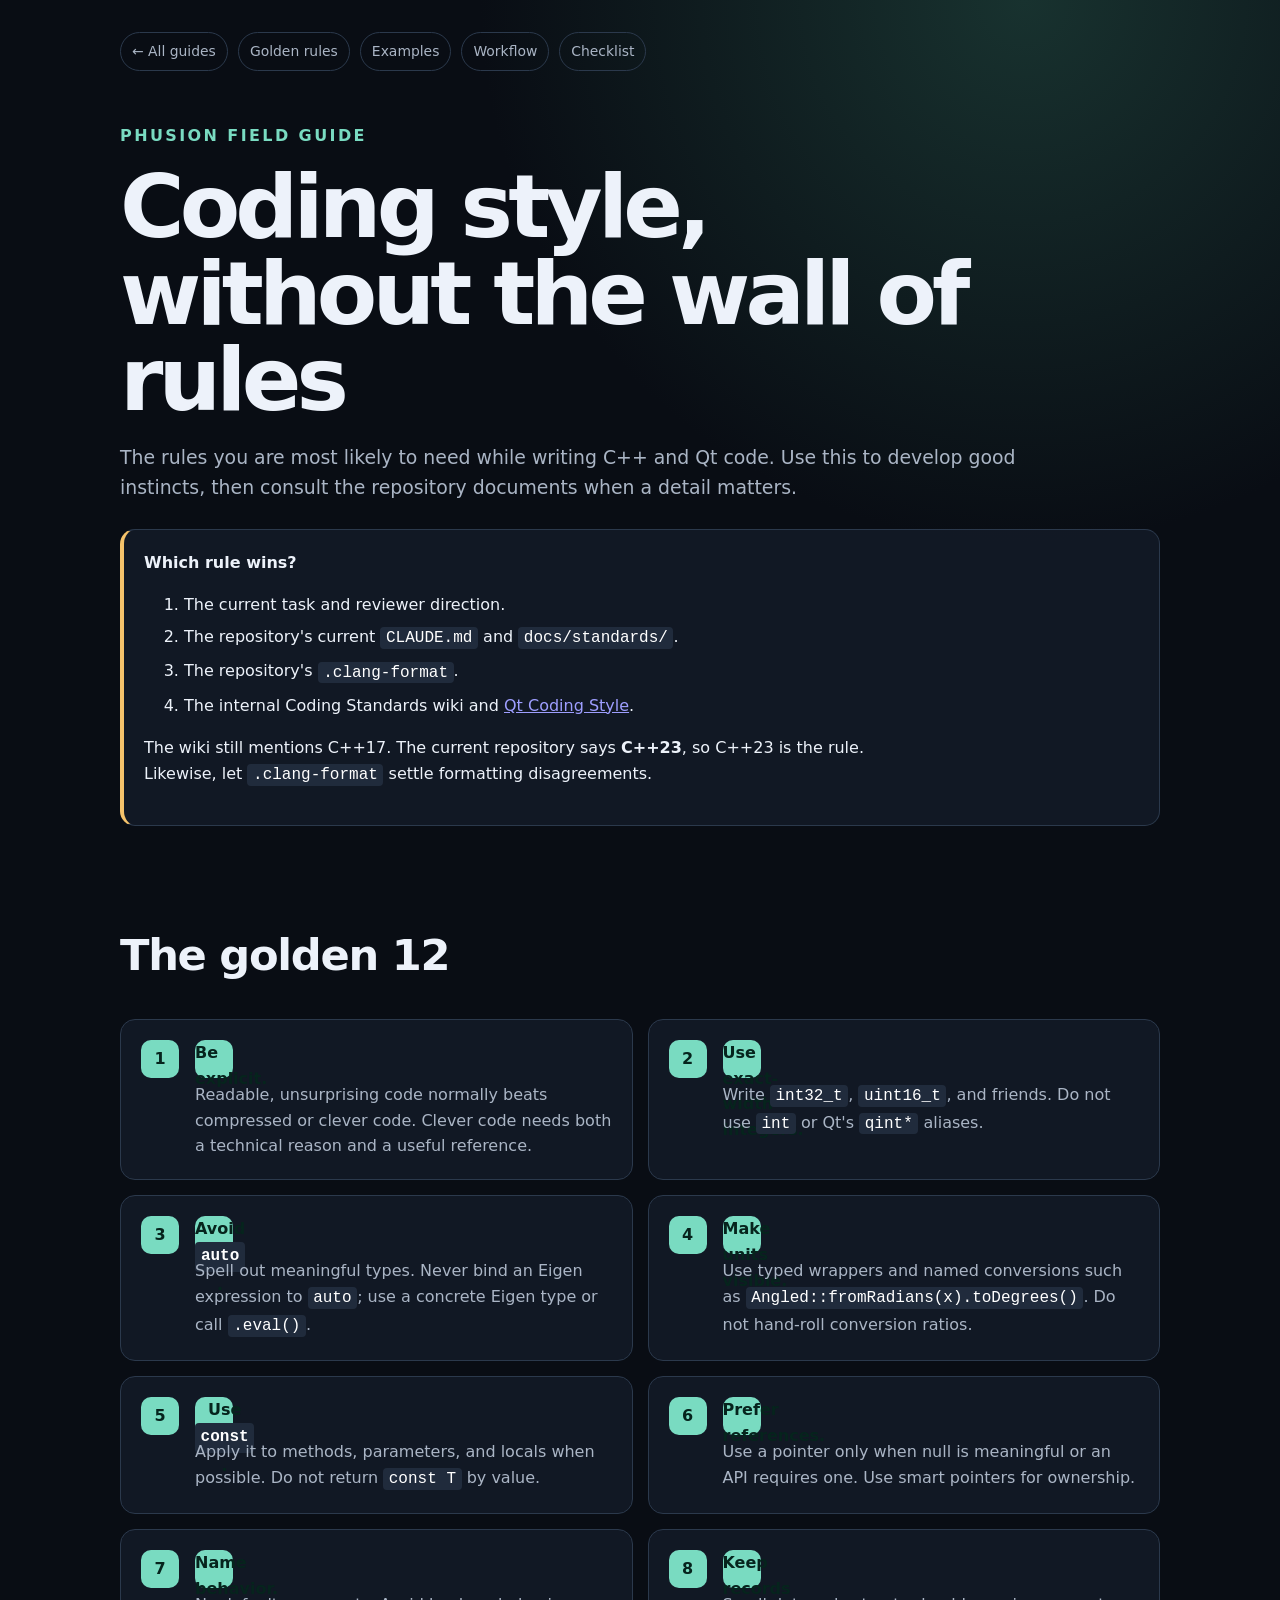
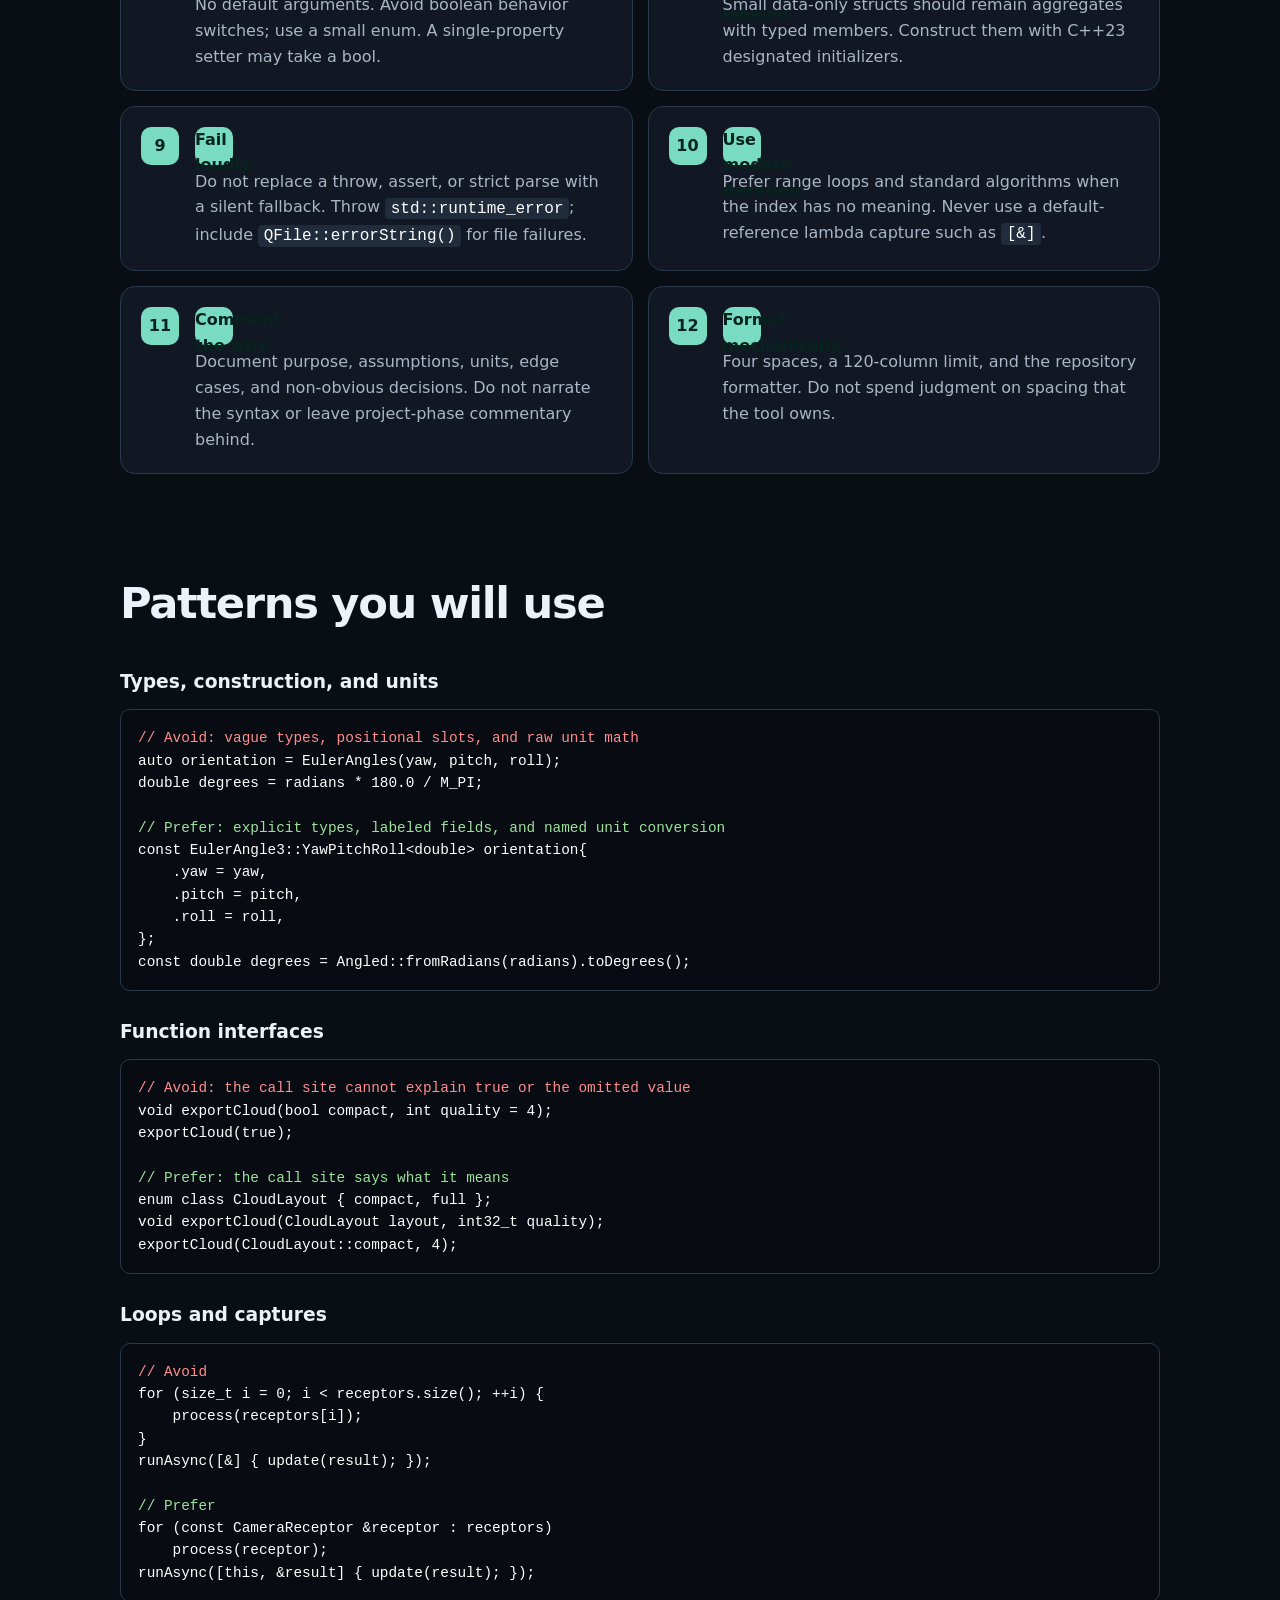
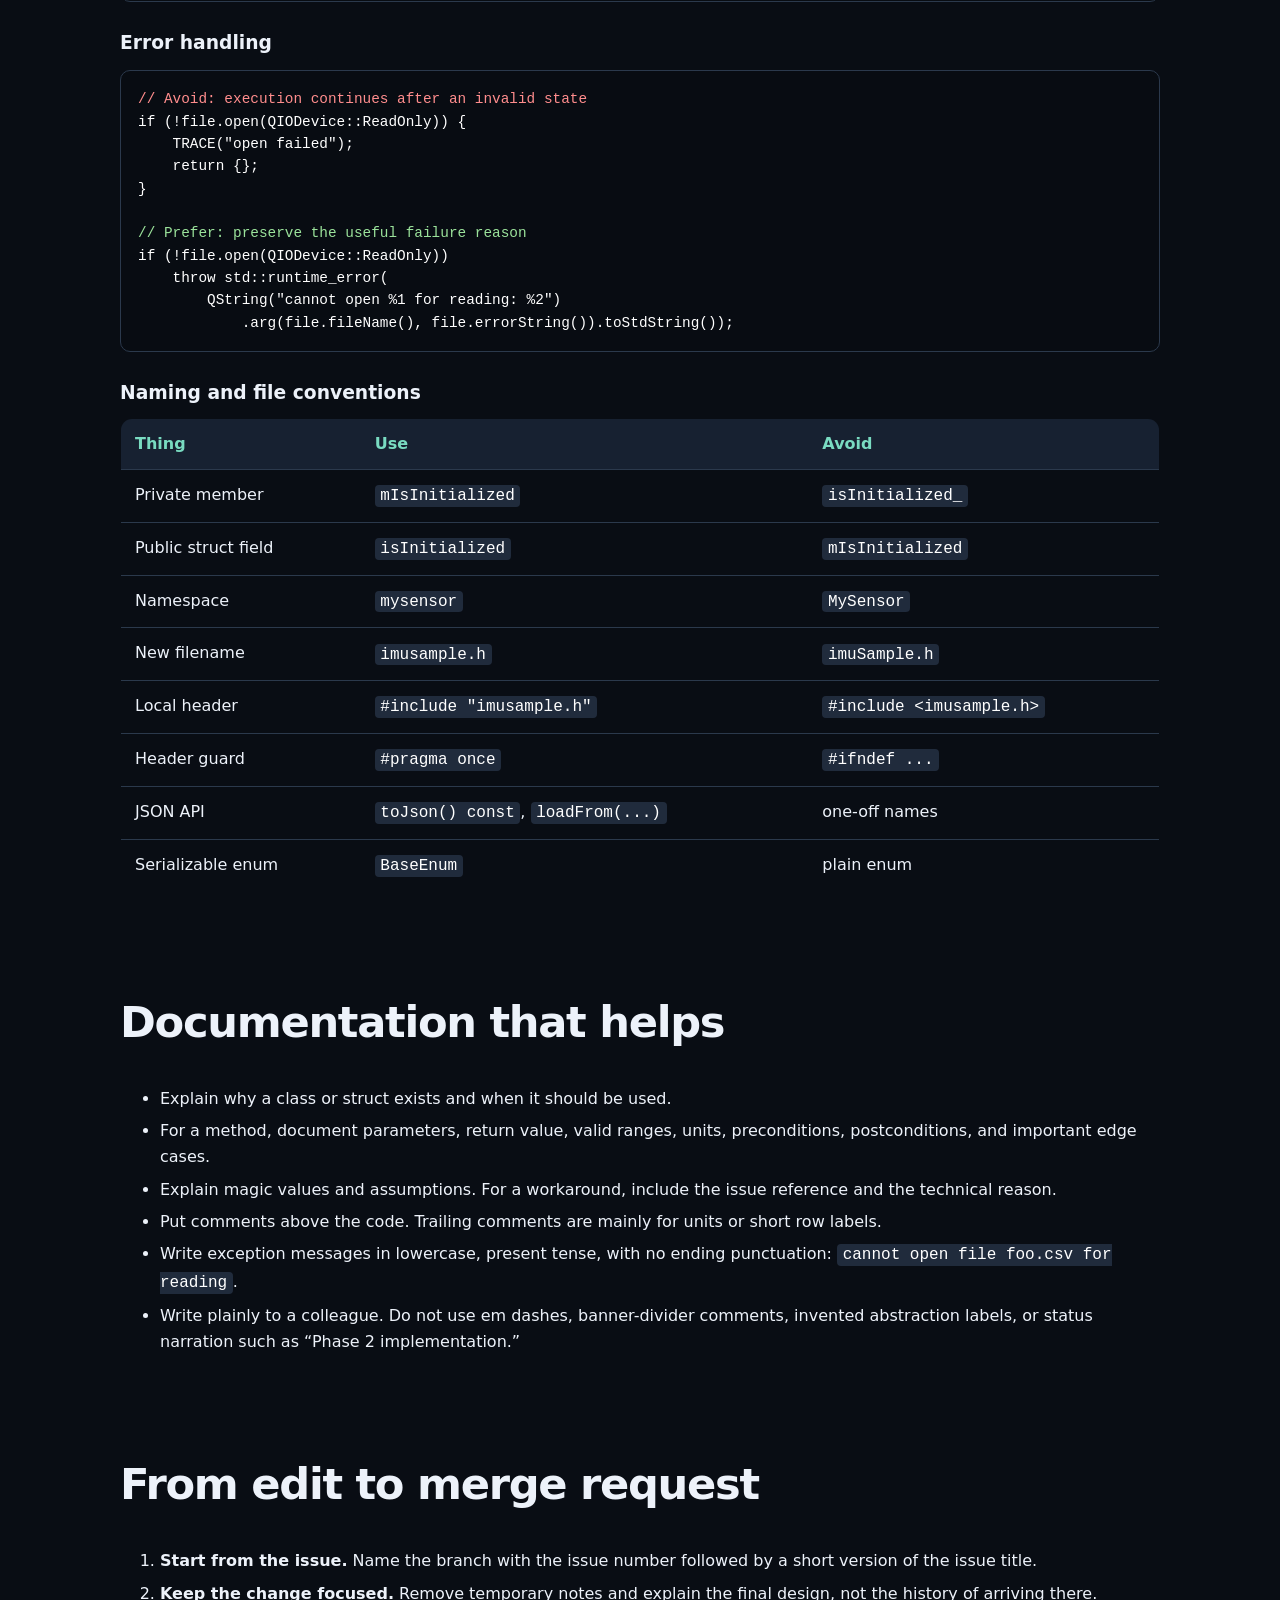
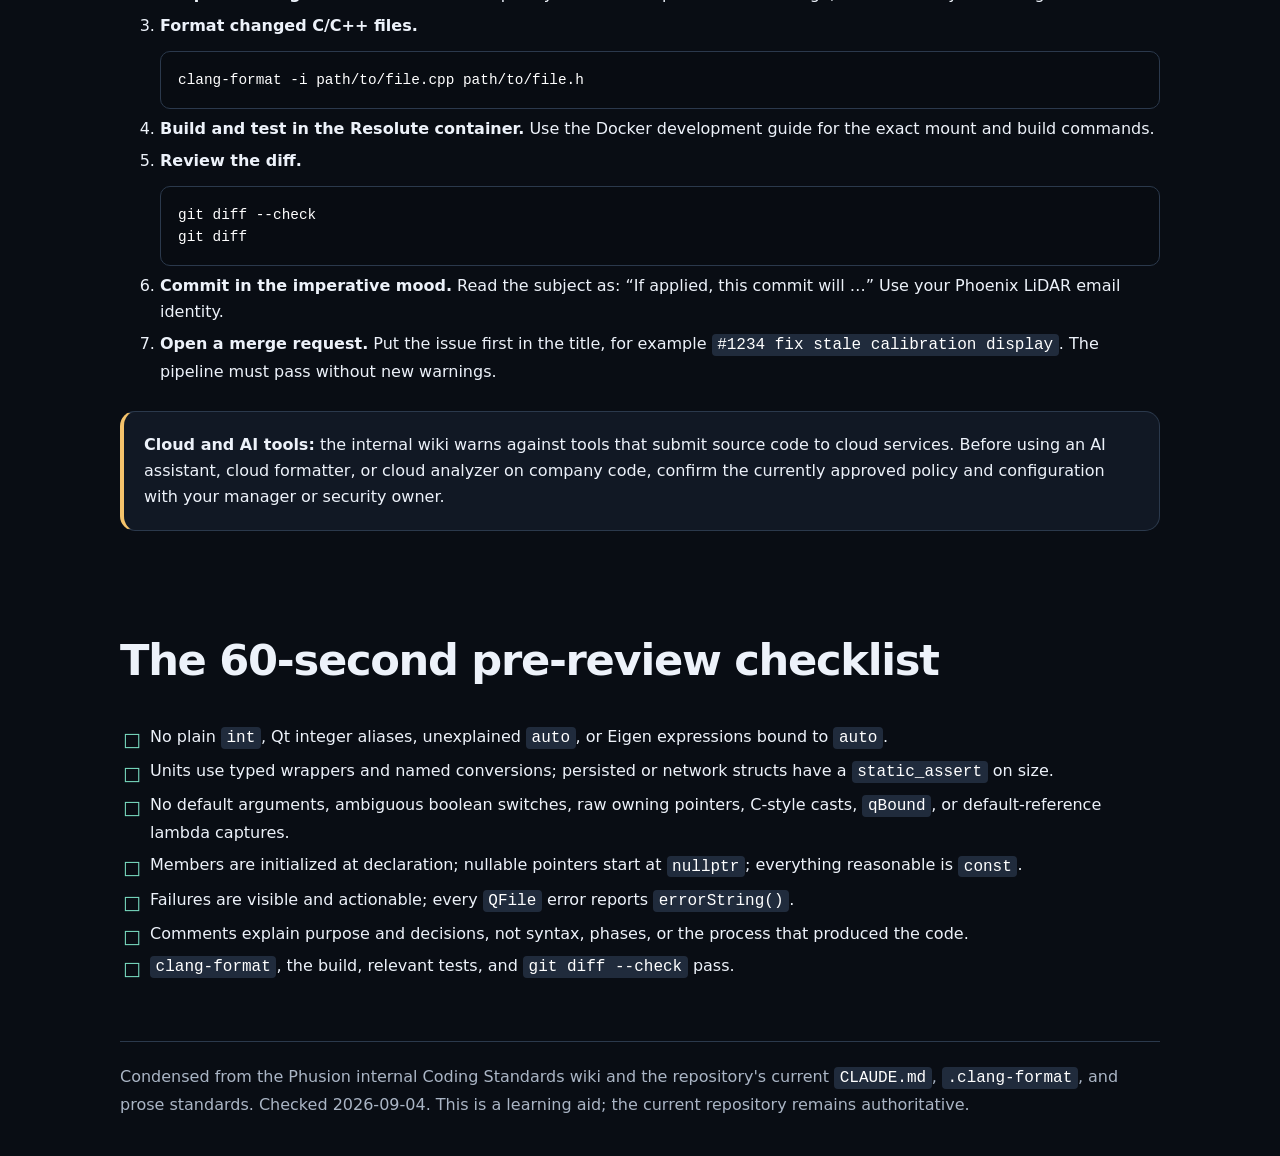
<file: phusion-coding-style-guide.html>
<!doctype html>
<html lang="en">
<head>
  <meta charset="utf-8">
  <meta name="viewport" content="width=device-width, initial-scale=1">
  <meta name="description" content="A practical, digestible guide to Phusion C++ and Qt coding standards">
  <title>Phusion coding style, without the wall of rules</title>
  <style>
    :root { color-scheme:dark; --bg:#090d14; --panel:#121925; --panel2:#172131; --text:#edf2fa; --muted:#aab5c5; --line:#2b394c; --mint:#79dbc1; --blue:#82b4ff; --amber:#f5c36b; --red:#ff8d8d; --good:#9be39b; }
    * { box-sizing:border-box; }
    html { scroll-behavior:smooth; }
    body { margin:0; font:16px/1.62 system-ui,-apple-system,"Segoe UI",sans-serif; color:var(--text); background:radial-gradient(circle at 80% 0,#18322f 0,transparent 34rem),var(--bg); }
    main { width:min(1080px,100%); margin:auto; padding:32px 20px 90px; }
    nav { display:flex; flex-wrap:wrap; gap:10px; margin-bottom:52px; }
    nav a,.pill { padding:7px 11px; border:1px solid var(--line); border-radius:999px; color:var(--muted); text-decoration:none; font-size:.87rem; }
    nav a:hover { color:var(--text); border-color:var(--mint); }
    .eyebrow { color:var(--mint); font-weight:800; letter-spacing:.15em; text-transform:uppercase; }
    h1 { max-width:850px; margin:.18em 0; font-size:clamp(2.7rem,7vw,5.5rem); line-height:.98; letter-spacing:-.055em; }
    h2 { margin:2.2em 0 .65em; font-size:clamp(1.8rem,4vw,2.7rem); letter-spacing:-.03em; }
    h3 { margin:1.4em 0 .5em; }
    p { max-width:76ch; }
    .lead { color:var(--muted); font-size:1.18rem; }
    .callout,.card { border:1px solid var(--line); border-radius:15px; background:color-mix(in srgb,var(--panel) 95%,transparent); padding:20px; }
    .callout { margin:26px 0; border-left:4px solid var(--amber); }
    .grid { display:grid; grid-template-columns:repeat(2,minmax(0,1fr)); gap:15px; }
    .rule { display:grid; grid-template-columns:42px 1fr; gap:12px; }
    .rule strong:first-child { display:grid; place-items:center; align-self:start; width:38px; height:38px; border-radius:10px; color:#06241d; background:var(--mint); }
    .rule p { margin:.25em 0 0; color:var(--muted); }
    table { width:100%; border-collapse:collapse; overflow:hidden; border:1px solid var(--line); border-radius:12px; }
    th,td { padding:12px 14px; border-bottom:1px solid var(--line); text-align:left; vertical-align:top; }
    th { color:var(--mint); background:var(--panel2); }
    td:first-child { white-space:nowrap; }
    code,pre { font-family:"SFMono-Regular",Consolas,monospace; }
    code { padding:.12em .35em; border-radius:4px; color:#fff; background:#202b3c; }
    pre { overflow:auto; margin:12px 0 0; padding:17px; border:1px solid var(--line); border-radius:10px; background:#080c12; font-size:.9rem; line-height:1.55; }
    pre code { padding:0; background:none; }
    .bad { color:var(--red); } .good { color:var(--good); }
    li { margin:.4em 0; }
    .checklist { list-style:none; padding:0; }
    .checklist li { position:relative; padding-left:30px; }
    .checklist li::before { content:"□"; position:absolute; left:3px; color:var(--mint); font-size:1.2rem; }
    footer { margin-top:60px; padding-top:22px; border-top:1px solid var(--line); color:var(--muted); }
    @media(max-width:720px){ .grid{grid-template-columns:1fr} td:first-child{white-space:normal} table{font-size:.9rem} }
  </style>
</head>
<body>
<main>
  <nav aria-label="Guide navigation">
    <a href="index.html">← All guides</a><a href="#golden-rules">Golden rules</a><a href="#examples">Examples</a><a href="#workflow">Workflow</a><a href="#checklist">Checklist</a>
  </nav>

  <div class="eyebrow">Phusion field guide</div>
  <h1>Coding style, without the wall of rules</h1>
  <p class="lead">The rules you are most likely to need while writing C++ and Qt code. Use this to develop good instincts, then consult the repository documents when a detail matters.</p>

  <div class="callout">
    <strong>Which rule wins?</strong>
    <ol>
      <li>The current task and reviewer direction.</li>
      <li>The repository's current <code>CLAUDE.md</code> and <code>docs/standards/</code>.</li>
      <li>The repository's <code>.clang-format</code>.</li>
      <li>The internal Coding Standards wiki and <a href="https://wiki.qt.io/Qt_Coding_Style">Qt Coding Style</a>.</li>
    </ol>
    <p>The wiki still mentions C++17. The current repository says <strong>C++23</strong>, so C++23 is the rule. Likewise, let <code>.clang-format</code> settle formatting disagreements.</p>
  </div>

  <section id="golden-rules">
    <h2>The golden 12</h2>
    <div class="grid">
      <article class="card rule"><strong>1</strong><div><strong>Be explicit.</strong><p>Readable, unsurprising code normally beats compressed or clever code. Clever code needs both a technical reason and a useful reference.</p></div></article>
      <article class="card rule"><strong>2</strong><div><strong>Use exact-width integers.</strong><p>Write <code>int32_t</code>, <code>uint16_t</code>, and friends. Do not use <code>int</code> or Qt's <code>qint*</code> aliases.</p></div></article>
      <article class="card rule"><strong>3</strong><div><strong>Avoid <code>auto</code>.</strong><p>Spell out meaningful types. Never bind an Eigen expression to <code>auto</code>; use a concrete Eigen type or call <code>.eval()</code>.</p></div></article>
      <article class="card rule"><strong>4</strong><div><strong>Make units visible.</strong><p>Use typed wrappers and named conversions such as <code>Angled::fromRadians(x).toDegrees()</code>. Do not hand-roll conversion ratios.</p></div></article>
      <article class="card rule"><strong>5</strong><div><strong>Use <code>const</code>.</strong><p>Apply it to methods, parameters, and locals when possible. Do not return <code>const T</code> by value.</p></div></article>
      <article class="card rule"><strong>6</strong><div><strong>Prefer references.</strong><p>Use a pointer only when null is meaningful or an API requires one. Use smart pointers for ownership.</p></div></article>
      <article class="card rule"><strong>7</strong><div><strong>Name behavior.</strong><p>No default arguments. Avoid boolean behavior switches; use a small enum. A single-property setter may take a bool.</p></div></article>
      <article class="card rule"><strong>8</strong><div><strong>Keep records labeled.</strong><p>Small data-only structs should remain aggregates with typed members. Construct them with C++23 designated initializers.</p></div></article>
      <article class="card rule"><strong>9</strong><div><strong>Fail loudly.</strong><p>Do not replace a throw, assert, or strict parse with a silent fallback. Throw <code>std::runtime_error</code>; include <code>QFile::errorString()</code> for file failures.</p></div></article>
      <article class="card rule"><strong>10</strong><div><strong>Use modern iteration.</strong><p>Prefer range loops and standard algorithms when the index has no meaning. Never use a default-reference lambda capture such as <code>[&amp;]</code>.</p></div></article>
      <article class="card rule"><strong>11</strong><div><strong>Comment the why.</strong><p>Document purpose, assumptions, units, edge cases, and non-obvious decisions. Do not narrate the syntax or leave project-phase commentary behind.</p></div></article>
      <article class="card rule"><strong>12</strong><div><strong>Format mechanically.</strong><p>Four spaces, a 120-column limit, and the repository formatter. Do not spend judgment on spacing that the tool owns.</p></div></article>
    </div>
  </section>

  <section id="examples">
    <h2>Patterns you will use</h2>

    <h3>Types, construction, and units</h3>
    <pre><code><span class="bad">// Avoid: vague types, positional slots, and raw unit math</span>
auto orientation = EulerAngles(yaw, pitch, roll);
double degrees = radians * 180.0 / M_PI;

<span class="good">// Prefer: explicit types, labeled fields, and named unit conversion</span>
const EulerAngle3::YawPitchRoll&lt;double&gt; orientation{
    .yaw = yaw,
    .pitch = pitch,
    .roll = roll,
};
const double degrees = Angled::fromRadians(radians).toDegrees();</code></pre>

    <h3>Function interfaces</h3>
    <pre><code><span class="bad">// Avoid: the call site cannot explain true or the omitted value</span>
void exportCloud(bool compact, int quality = 4);
exportCloud(true);

<span class="good">// Prefer: the call site says what it means</span>
enum class CloudLayout { compact, full };
void exportCloud(CloudLayout layout, int32_t quality);
exportCloud(CloudLayout::compact, 4);</code></pre>

    <h3>Loops and captures</h3>
    <pre><code><span class="bad">// Avoid</span>
for (size_t i = 0; i &lt; receptors.size(); ++i) {
    process(receptors[i]);
}
runAsync([&amp;] { update(result); });

<span class="good">// Prefer</span>
for (const CameraReceptor &amp;receptor : receptors)
    process(receptor);
runAsync([this, &amp;result] { update(result); });</code></pre>

    <h3>Error handling</h3>
    <pre><code><span class="bad">// Avoid: execution continues after an invalid state</span>
if (!file.open(QIODevice::ReadOnly)) {
    TRACE("open failed");
    return {};
}

<span class="good">// Prefer: preserve the useful failure reason</span>
if (!file.open(QIODevice::ReadOnly))
    throw std::runtime_error(
        QString("cannot open %1 for reading: %2")
            .arg(file.fileName(), file.errorString()).toStdString());</code></pre>

    <h3>Naming and file conventions</h3>
    <table>
      <thead><tr><th>Thing</th><th>Use</th><th>Avoid</th></tr></thead>
      <tbody>
        <tr><td>Private member</td><td><code>mIsInitialized</code></td><td><code>isInitialized_</code></td></tr>
        <tr><td>Public struct field</td><td><code>isInitialized</code></td><td><code>mIsInitialized</code></td></tr>
        <tr><td>Namespace</td><td><code>mysensor</code></td><td><code>MySensor</code></td></tr>
        <tr><td>New filename</td><td><code>imusample.h</code></td><td><code>imuSample.h</code></td></tr>
        <tr><td>Local header</td><td><code>#include "imusample.h"</code></td><td><code>#include &lt;imusample.h&gt;</code></td></tr>
        <tr><td>Header guard</td><td><code>#pragma once</code></td><td><code>#ifndef ...</code></td></tr>
        <tr><td>JSON API</td><td><code>toJson() const</code>, <code>loadFrom(...)</code></td><td>one-off names</td></tr>
        <tr><td>Serializable enum</td><td><code>BaseEnum</code></td><td>plain enum</td></tr>
      </tbody>
    </table>
  </section>

  <section>
    <h2>Documentation that helps</h2>
    <ul>
      <li>Explain why a class or struct exists and when it should be used.</li>
      <li>For a method, document parameters, return value, valid ranges, units, preconditions, postconditions, and important edge cases.</li>
      <li>Explain magic values and assumptions. For a workaround, include the issue reference and the technical reason.</li>
      <li>Put comments above the code. Trailing comments are mainly for units or short row labels.</li>
      <li>Write exception messages in lowercase, present tense, with no ending punctuation: <code>cannot open file foo.csv for reading</code>.</li>
      <li>Write plainly to a colleague. Do not use em dashes, banner-divider comments, invented abstraction labels, or status narration such as “Phase 2 implementation.”</li>
    </ul>
  </section>

  <section id="workflow">
    <h2>From edit to merge request</h2>
    <ol>
      <li><strong>Start from the issue.</strong> Name the branch with the issue number followed by a short version of the issue title.</li>
      <li><strong>Keep the change focused.</strong> Remove temporary notes and explain the final design, not the history of arriving there.</li>
      <li><strong>Format changed C/C++ files.</strong><pre><code>clang-format -i path/to/file.cpp path/to/file.h</code></pre></li>
      <li><strong>Build and test in the Resolute container.</strong> Use the Docker development guide for the exact mount and build commands.</li>
      <li><strong>Review the diff.</strong><pre><code>git diff --check
git diff</code></pre></li>
      <li><strong>Commit in the imperative mood.</strong> Read the subject as: “If applied, this commit will …” Use your Phoenix LiDAR email identity.</li>
      <li><strong>Open a merge request.</strong> Put the issue first in the title, for example <code>#1234 fix stale calibration display</code>. The pipeline must pass without new warnings.</li>
    </ol>
    <div class="callout">
      <strong>Cloud and AI tools:</strong> the internal wiki warns against tools that submit source code to cloud services. Before using an AI assistant, cloud formatter, or cloud analyzer on company code, confirm the currently approved policy and configuration with your manager or security owner.
    </div>
  </section>

  <section id="checklist">
    <h2>The 60-second pre-review checklist</h2>
    <ul class="checklist">
      <li>No plain <code>int</code>, Qt integer aliases, unexplained <code>auto</code>, or Eigen expressions bound to <code>auto</code>.</li>
      <li>Units use typed wrappers and named conversions; persisted or network structs have a <code>static_assert</code> on size.</li>
      <li>No default arguments, ambiguous boolean switches, raw owning pointers, C-style casts, <code>qBound</code>, or default-reference lambda captures.</li>
      <li>Members are initialized at declaration; nullable pointers start at <code>nullptr</code>; everything reasonable is <code>const</code>.</li>
      <li>Failures are visible and actionable; every <code>QFile</code> error reports <code>errorString()</code>.</li>
      <li>Comments explain purpose and decisions, not syntax, phases, or the process that produced the code.</li>
      <li><code>clang-format</code>, the build, relevant tests, and <code>git diff --check</code> pass.</li>
    </ul>
  </section>

  <footer>
    Condensed from the Phusion internal Coding Standards wiki and the repository's current <code>CLAUDE.md</code>, <code>.clang-format</code>, and prose standards. Checked 2026-09-04. This is a learning aid; the current repository remains authoritative.
  </footer>
</main>
</body>
</html>
</file>
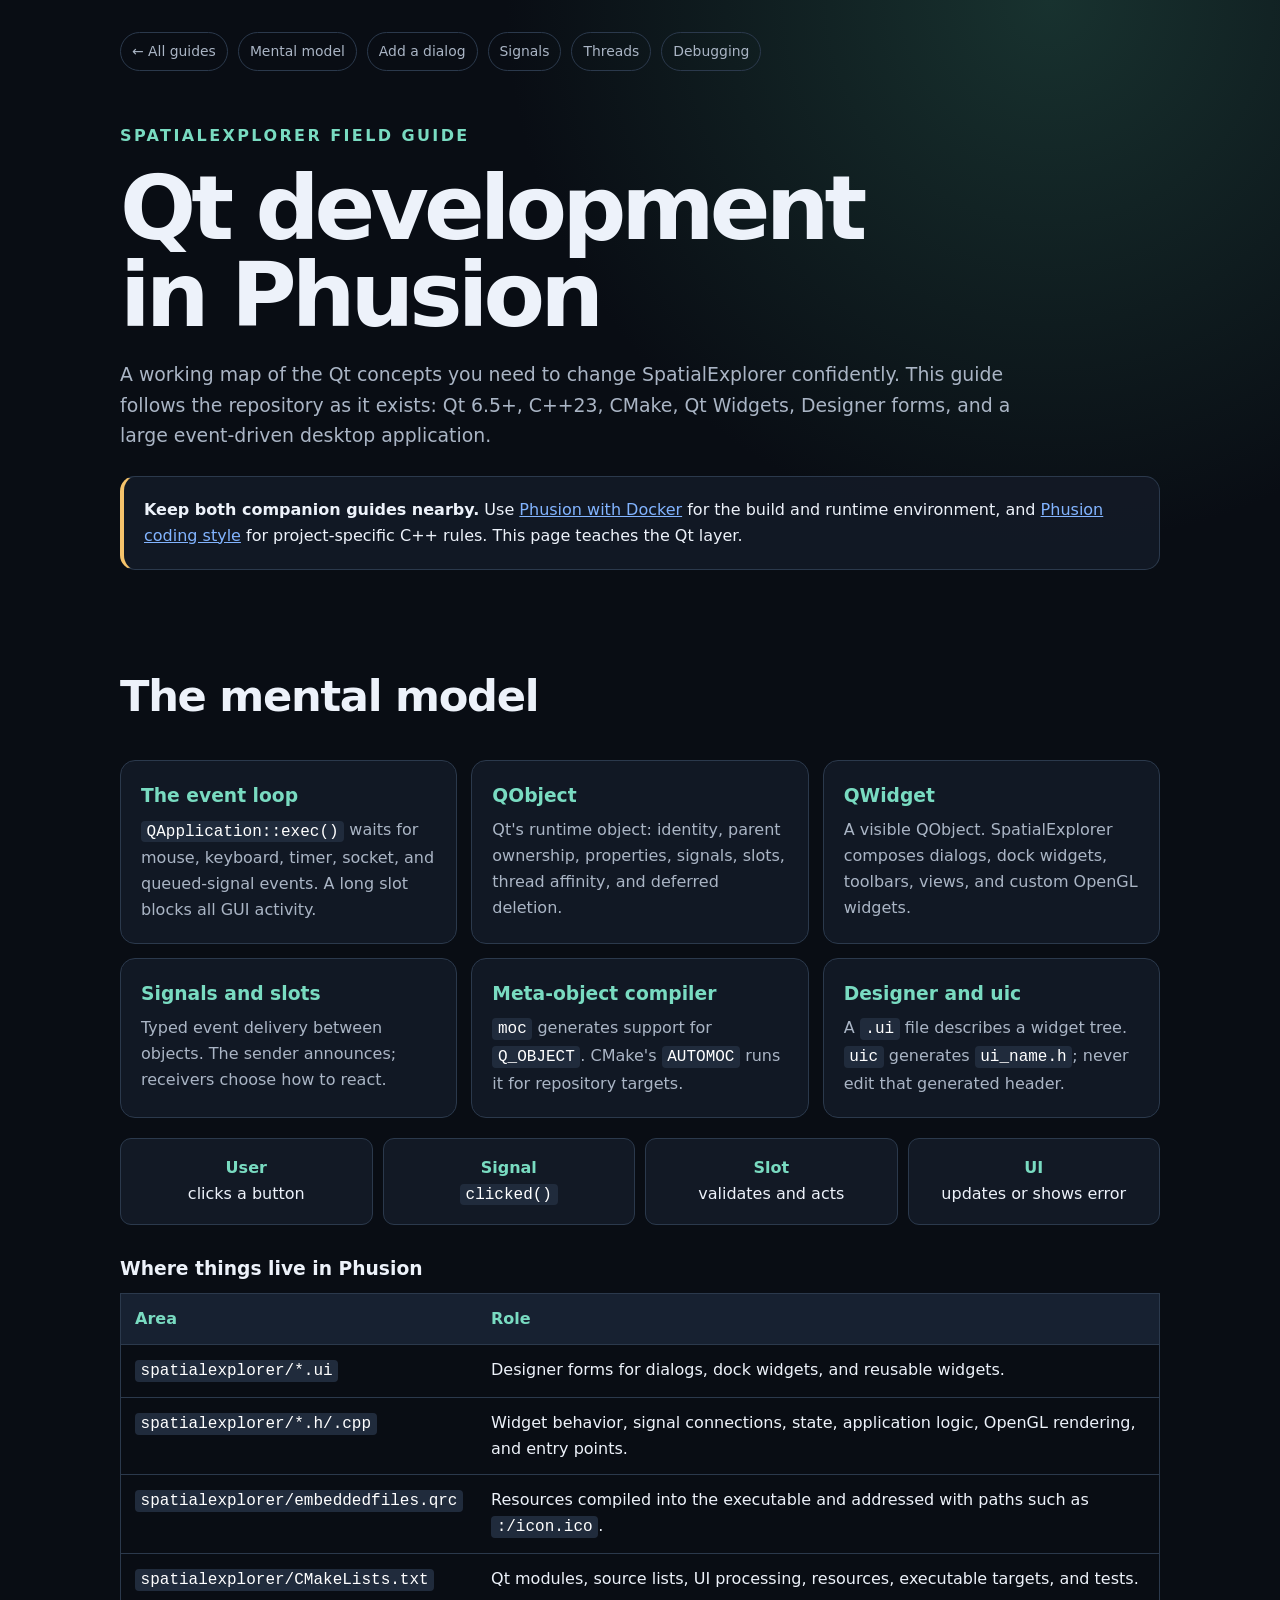
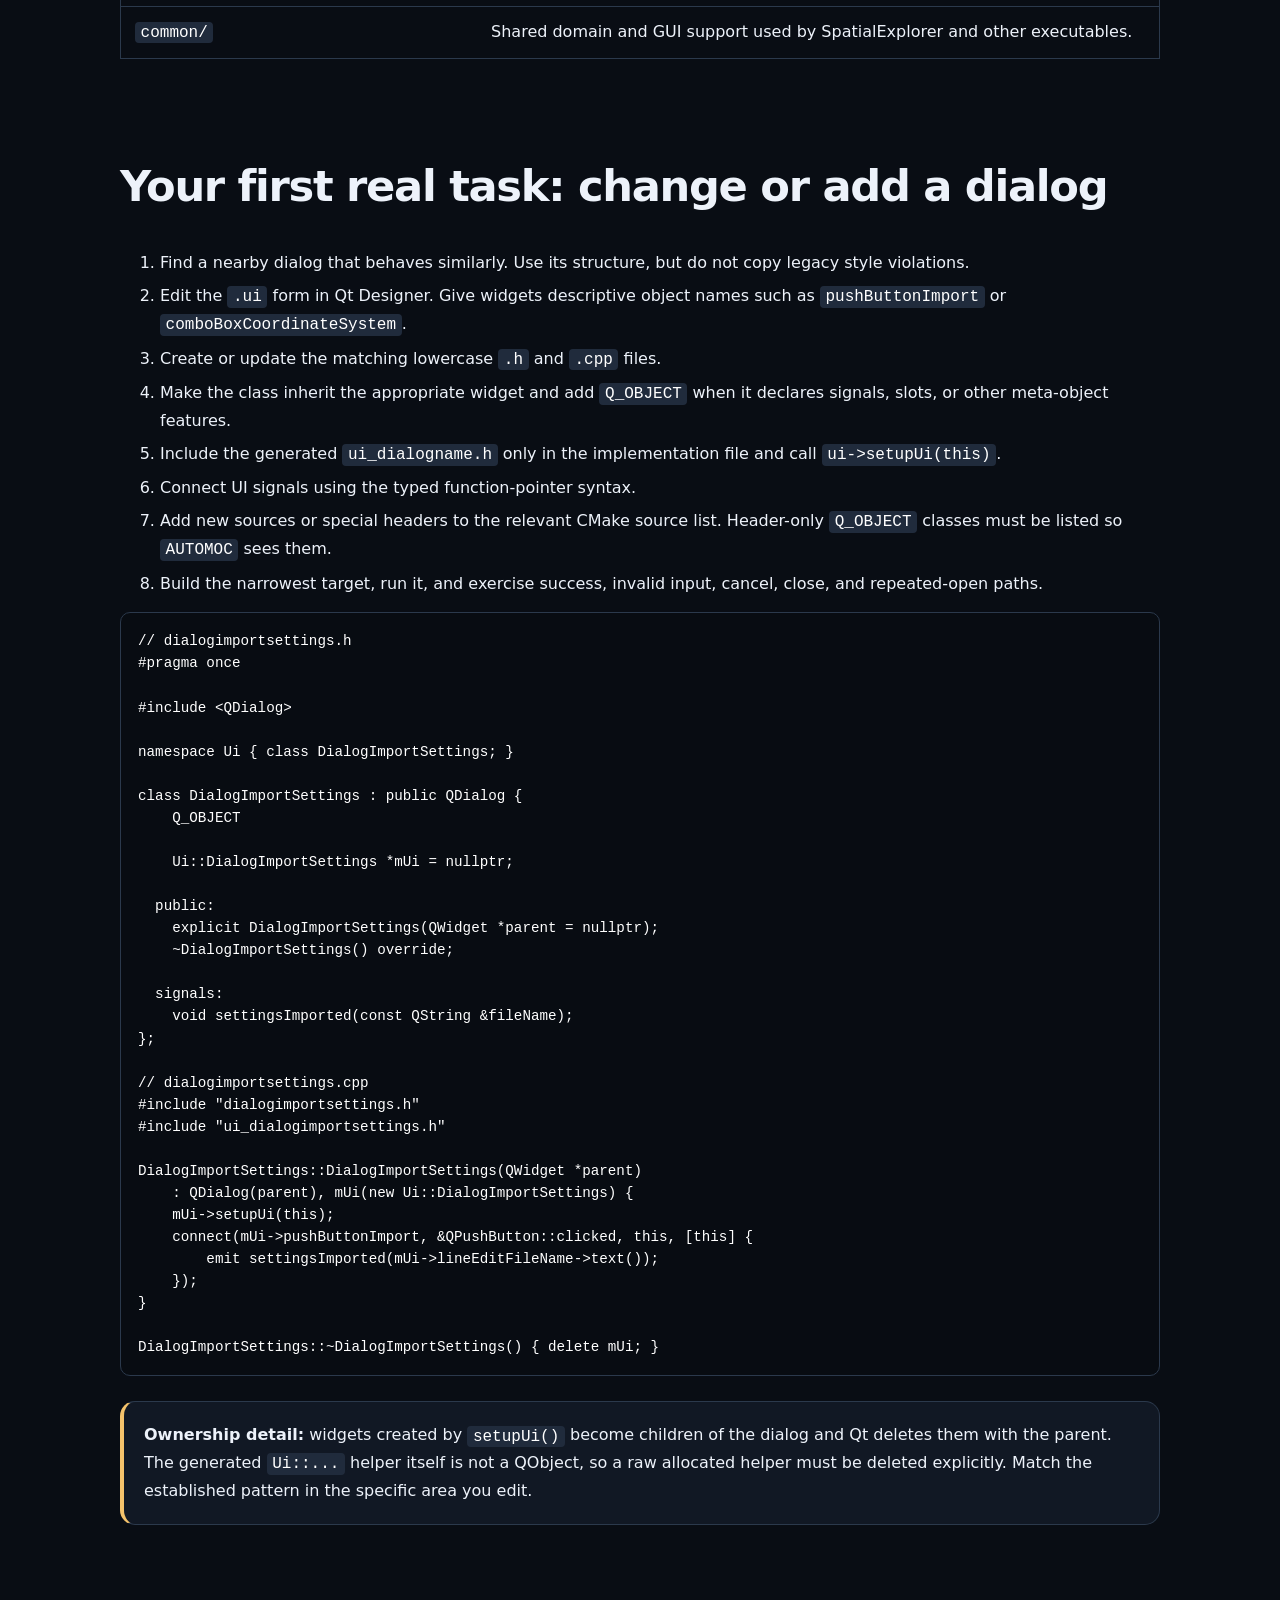
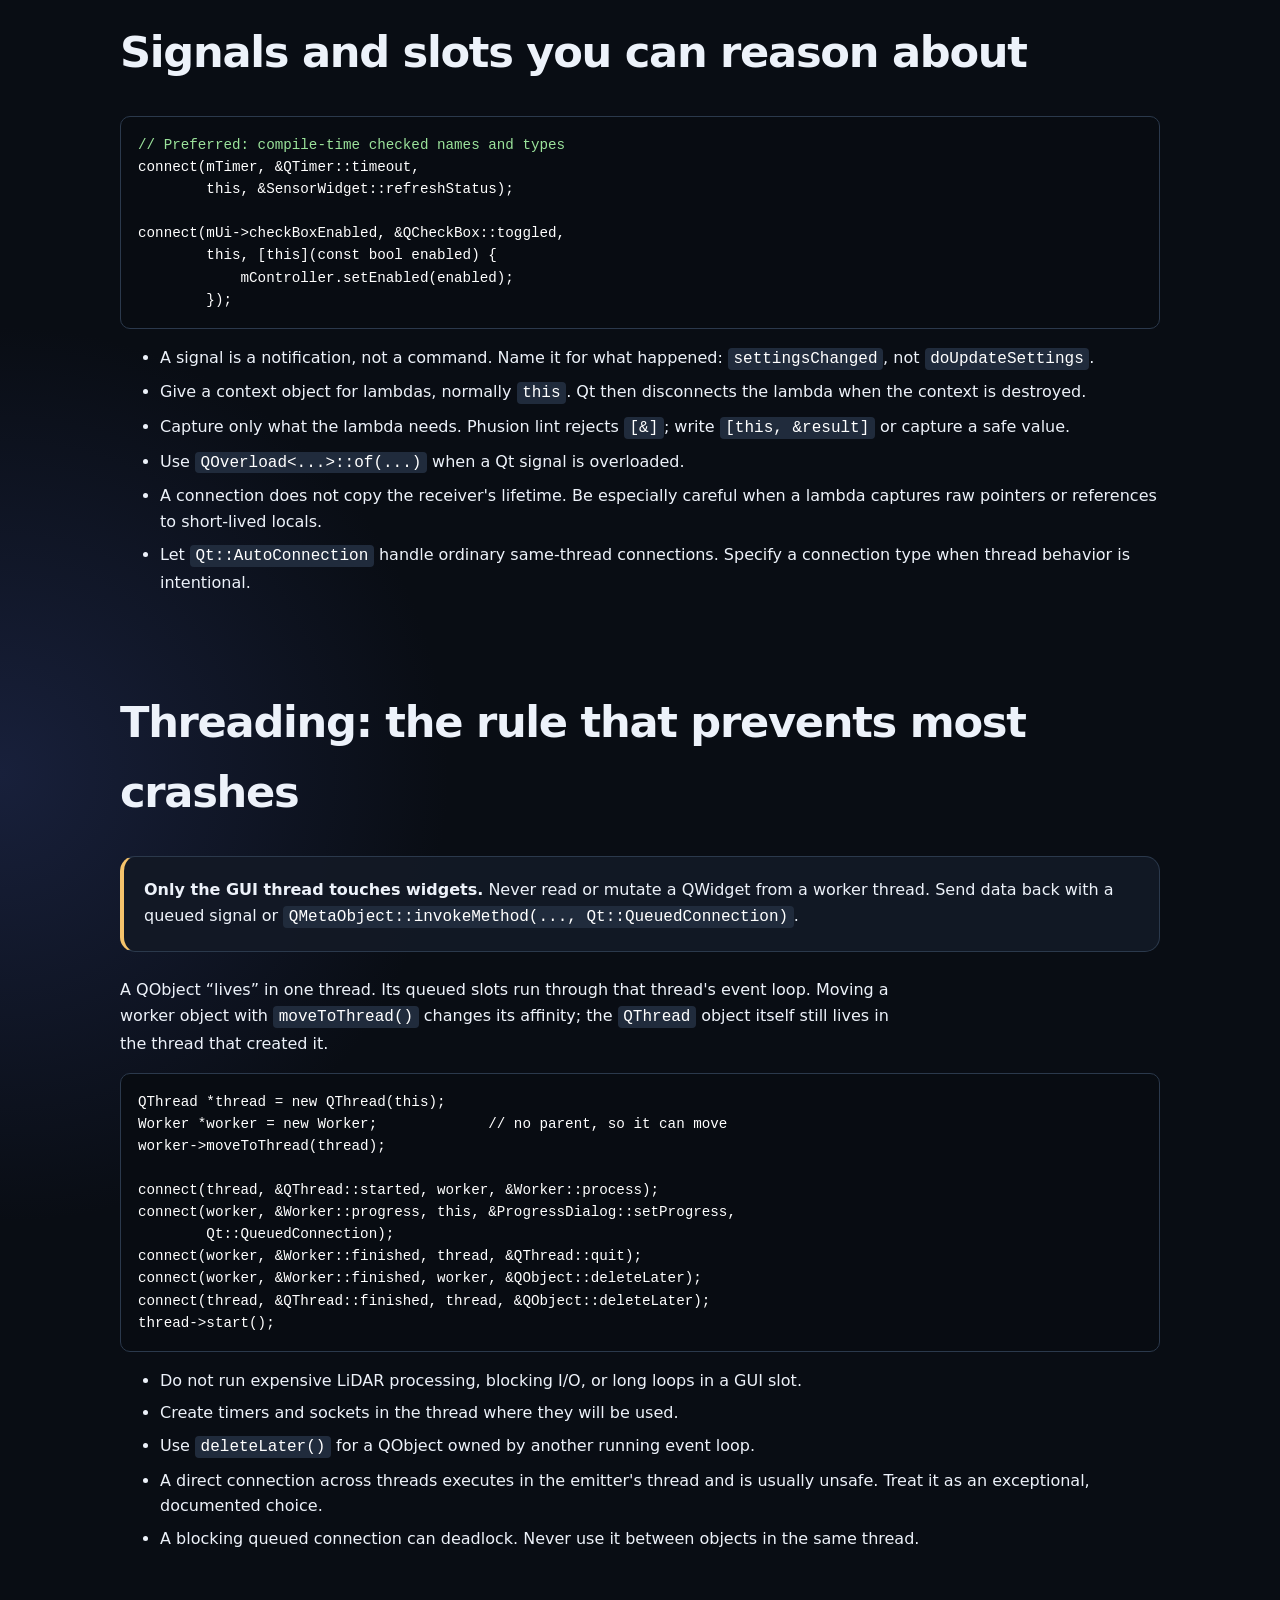
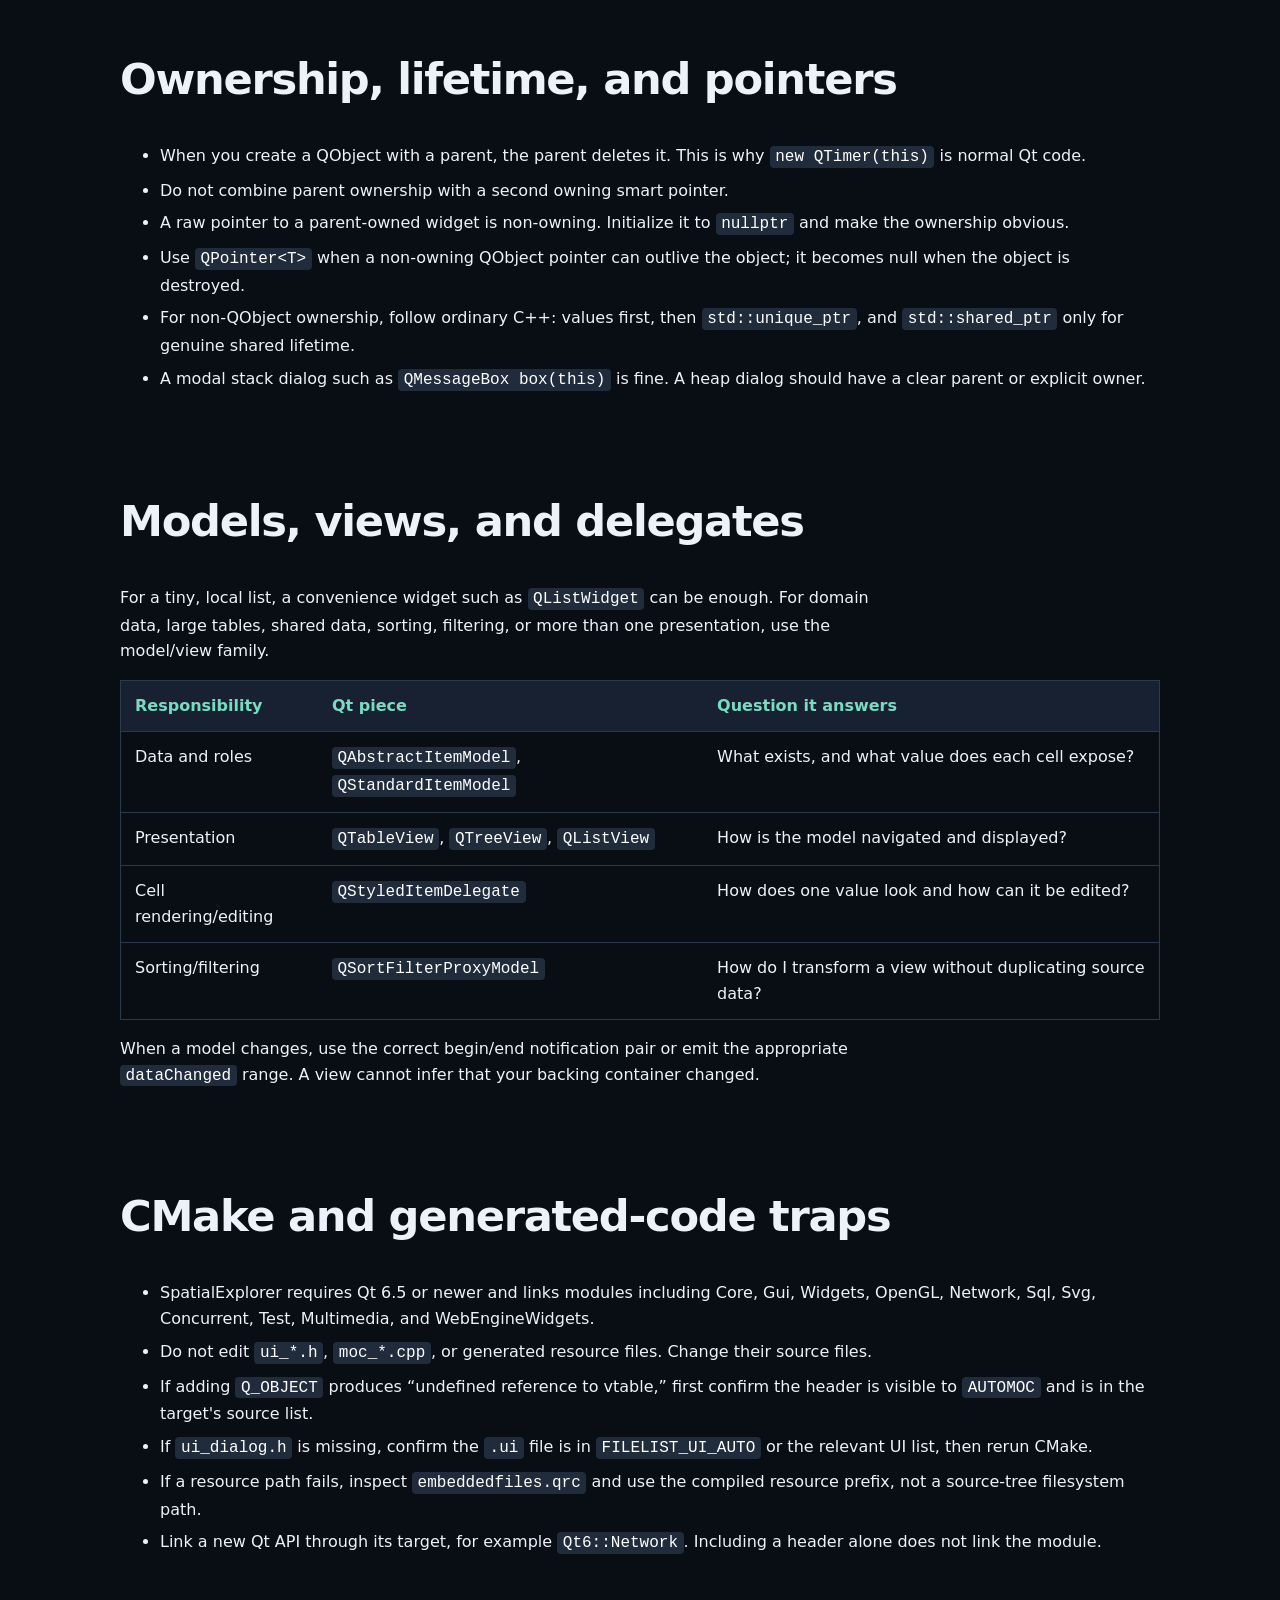
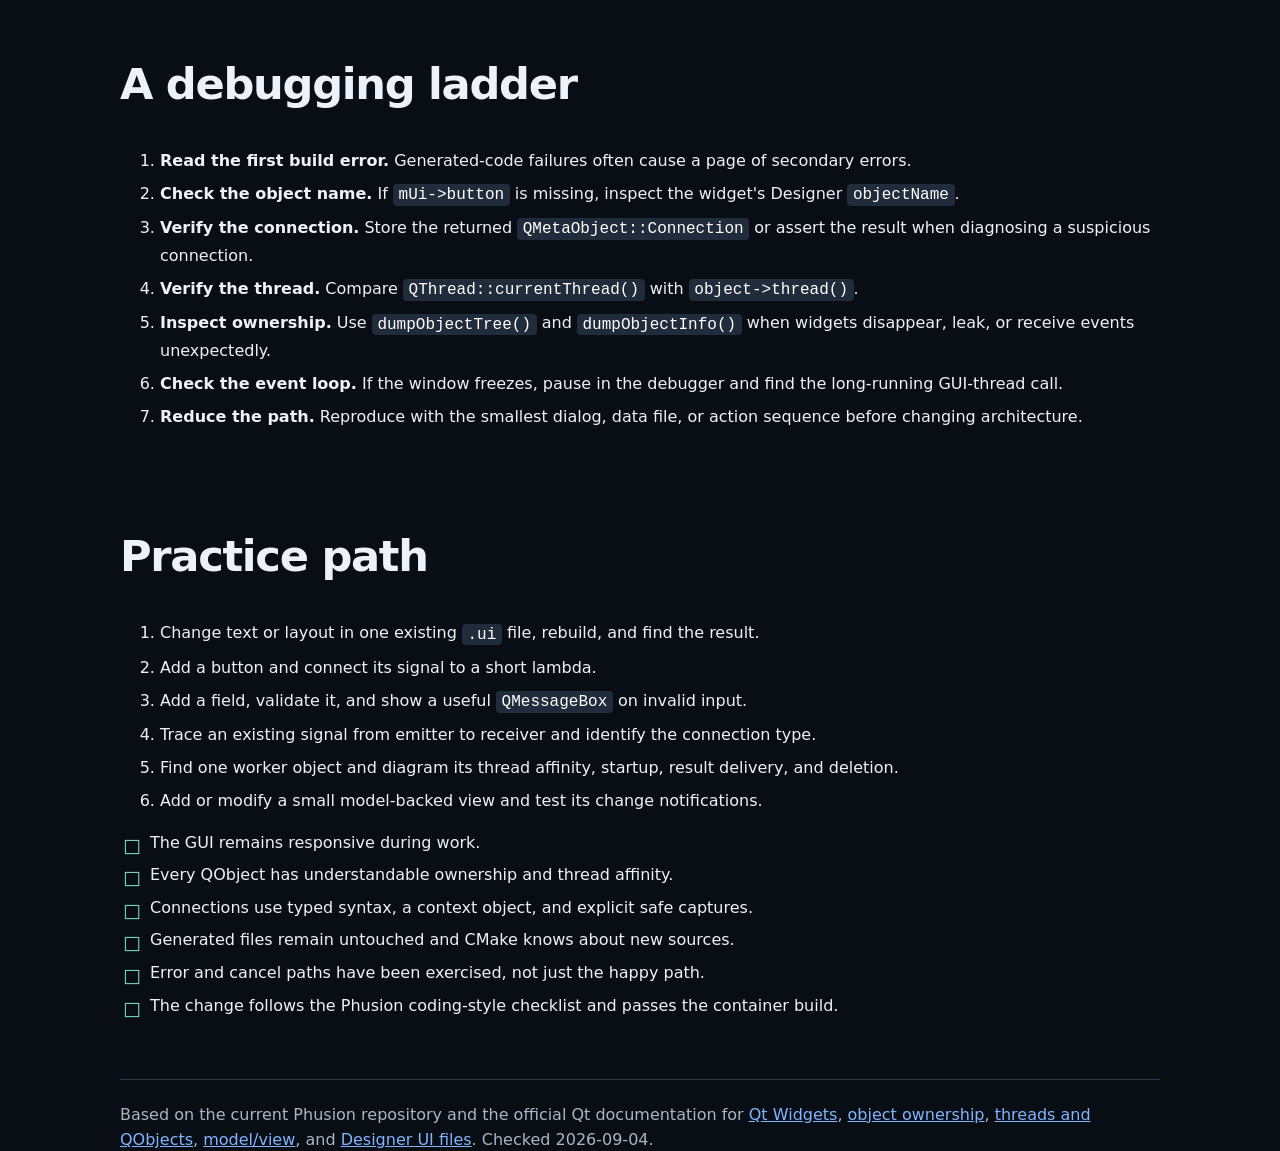
<file: phusion-qt-development-guide.html>
<!doctype html>
<html lang="en">
<head>
  <meta charset="utf-8">
  <meta name="viewport" content="width=device-width, initial-scale=1">
  <meta name="description" content="A practical guide to Qt development in Phusion and SpatialExplorer">
  <title>Qt development in Phusion</title>
  <style>
    :root { color-scheme:dark; --bg:#090d14; --panel:#121925; --panel2:#172131; --text:#edf2fa; --muted:#aab5c5; --line:#2b394c; --mint:#79dbc1; --blue:#82b4ff; --amber:#f5c36b; --red:#ff9393; --green:#9be39b; }
    * { box-sizing:border-box; }
    html { scroll-behavior:smooth; }
    body { margin:0; font:16px/1.62 system-ui,-apple-system,"Segoe UI",sans-serif; color:var(--text); background:radial-gradient(circle at 82% 0,#18322f 0,transparent 34rem),radial-gradient(circle at 0 52%,#18203b 0,transparent 28rem),var(--bg); }
    main { width:min(1080px,100%); margin:auto; padding:32px 20px 90px; }
    nav { display:flex; flex-wrap:wrap; gap:10px; margin-bottom:52px; }
    nav a { padding:7px 11px; border:1px solid var(--line); border-radius:999px; color:var(--muted); text-decoration:none; font-size:.87rem; }
    nav a:hover { color:var(--text); border-color:var(--mint); }
    .eyebrow { color:var(--mint); font-weight:800; letter-spacing:.15em; text-transform:uppercase; }
    h1 { max-width:850px; margin:.18em 0; font-size:clamp(2.8rem,7vw,5.6rem); line-height:.98; letter-spacing:-.055em; }
    h2 { margin:2.15em 0 .65em; font-size:clamp(1.8rem,4vw,2.7rem); letter-spacing:-.03em; }
    h3 { margin:1.5em 0 .5em; }
    p { max-width:78ch; }
    .lead { color:var(--muted); font-size:1.18rem; }
    .callout,.card { border:1px solid var(--line); border-radius:15px; background:color-mix(in srgb,var(--panel) 95%,transparent); padding:20px; }
    .callout { margin:25px 0; border-left:4px solid var(--amber); }
    .grid { display:grid; grid-template-columns:repeat(3,minmax(0,1fr)); gap:14px; }
    .card h3 { margin:0 0 .3em; color:var(--mint); }
    .card p { margin:0; color:var(--muted); }
    .flow { display:grid; grid-template-columns:repeat(4,1fr); gap:10px; margin:20px 0; }
    .flow div { position:relative; padding:16px; border:1px solid var(--line); border-radius:11px; background:var(--panel); text-align:center; }
    .flow strong { display:block; color:var(--mint); }
    table { width:100%; border-collapse:collapse; border:1px solid var(--line); }
    th,td { padding:12px 14px; border-bottom:1px solid var(--line); text-align:left; vertical-align:top; }
    th { color:var(--mint); background:var(--panel2); }
    code,pre { font-family:"SFMono-Regular",Consolas,monospace; }
    code { padding:.12em .35em; border-radius:4px; color:#fff; background:#202b3c; }
    pre { overflow:auto; padding:17px; border:1px solid var(--line); border-radius:10px; background:#080c12; font-size:.89rem; line-height:1.55; }
    pre code { padding:0; background:none; }
    .bad { color:var(--red); } .good { color:var(--green); }
    li { margin:.42em 0; }
    .checklist { list-style:none; padding:0; }
    .checklist li { position:relative; padding-left:30px; }
    .checklist li::before { content:"□"; position:absolute; left:3px; color:var(--mint); font-size:1.2rem; }
    footer { margin-top:60px; padding-top:22px; border-top:1px solid var(--line); color:var(--muted); }
    a { color:var(--blue); }
    @media(max-width:800px){ .grid{grid-template-columns:1fr}.flow{grid-template-columns:1fr 1fr} }
    @media(max-width:500px){ .flow{grid-template-columns:1fr} table{font-size:.9rem} }
  </style>
</head>
<body>
<main>
  <nav aria-label="Guide navigation"><a href="index.html">← All guides</a><a href="#mental-model">Mental model</a><a href="#dialog">Add a dialog</a><a href="#signals">Signals</a><a href="#threads">Threads</a><a href="#debug">Debugging</a></nav>

  <div class="eyebrow">SpatialExplorer field guide</div>
  <h1>Qt development in Phusion</h1>
  <p class="lead">A working map of the Qt concepts you need to change SpatialExplorer confidently. This guide follows the repository as it exists: Qt 6.5+, C++23, CMake, Qt Widgets, Designer forms, and a large event-driven desktop application.</p>

  <div class="callout"><strong>Keep both companion guides nearby.</strong> Use <a href="phusion-docker-development-guide.html">Phusion with Docker</a> for the build and runtime environment, and <a href="phusion-coding-style-guide.html">Phusion coding style</a> for project-specific C++ rules. This page teaches the Qt layer.</div>

  <section id="mental-model">
    <h2>The mental model</h2>
    <div class="grid">
      <article class="card"><h3>The event loop</h3><p><code>QApplication::exec()</code> waits for mouse, keyboard, timer, socket, and queued-signal events. A long slot blocks all GUI activity.</p></article>
      <article class="card"><h3>QObject</h3><p>Qt's runtime object: identity, parent ownership, properties, signals, slots, thread affinity, and deferred deletion.</p></article>
      <article class="card"><h3>QWidget</h3><p>A visible QObject. SpatialExplorer composes dialogs, dock widgets, toolbars, views, and custom OpenGL widgets.</p></article>
      <article class="card"><h3>Signals and slots</h3><p>Typed event delivery between objects. The sender announces; receivers choose how to react.</p></article>
      <article class="card"><h3>Meta-object compiler</h3><p><code>moc</code> generates support for <code>Q_OBJECT</code>. CMake's <code>AUTOMOC</code> runs it for repository targets.</p></article>
      <article class="card"><h3>Designer and uic</h3><p>A <code>.ui</code> file describes a widget tree. <code>uic</code> generates <code>ui_name.h</code>; never edit that generated header.</p></article>
    </div>

    <div class="flow" aria-label="Typical Qt event flow">
      <div><strong>User</strong>clicks a button</div><div><strong>Signal</strong><code>clicked()</code></div><div><strong>Slot</strong>validates and acts</div><div><strong>UI</strong>updates or shows error</div>
    </div>

    <h3>Where things live in Phusion</h3>
    <table>
      <thead><tr><th>Area</th><th>Role</th></tr></thead>
      <tbody>
        <tr><td><code>spatialexplorer/*.ui</code></td><td>Designer forms for dialogs, dock widgets, and reusable widgets.</td></tr>
        <tr><td><code>spatialexplorer/*.h/.cpp</code></td><td>Widget behavior, signal connections, state, application logic, OpenGL rendering, and entry points.</td></tr>
        <tr><td><code>spatialexplorer/embeddedfiles.qrc</code></td><td>Resources compiled into the executable and addressed with paths such as <code>:/icon.ico</code>.</td></tr>
        <tr><td><code>spatialexplorer/CMakeLists.txt</code></td><td>Qt modules, source lists, UI processing, resources, executable targets, and tests.</td></tr>
        <tr><td><code>common/</code></td><td>Shared domain and GUI support used by SpatialExplorer and other executables.</td></tr>
      </tbody>
    </table>
  </section>

  <section id="dialog">
    <h2>Your first real task: change or add a dialog</h2>
    <ol>
      <li>Find a nearby dialog that behaves similarly. Use its structure, but do not copy legacy style violations.</li>
      <li>Edit the <code>.ui</code> form in Qt Designer. Give widgets descriptive object names such as <code>pushButtonImport</code> or <code>comboBoxCoordinateSystem</code>.</li>
      <li>Create or update the matching lowercase <code>.h</code> and <code>.cpp</code> files.</li>
      <li>Make the class inherit the appropriate widget and add <code>Q_OBJECT</code> when it declares signals, slots, or other meta-object features.</li>
      <li>Include the generated <code>ui_dialogname.h</code> only in the implementation file and call <code>ui-&gt;setupUi(this)</code>.</li>
      <li>Connect UI signals using the typed function-pointer syntax.</li>
      <li>Add new sources or special headers to the relevant CMake source list. Header-only <code>Q_OBJECT</code> classes must be listed so <code>AUTOMOC</code> sees them.</li>
      <li>Build the narrowest target, run it, and exercise success, invalid input, cancel, close, and repeated-open paths.</li>
    </ol>

    <pre><code>// dialogimportsettings.h
#pragma once

#include &lt;QDialog&gt;

namespace Ui { class DialogImportSettings; }

class DialogImportSettings : public QDialog {
    Q_OBJECT

    Ui::DialogImportSettings *mUi = nullptr;

  public:
    explicit DialogImportSettings(QWidget *parent = nullptr);
    ~DialogImportSettings() override;

  signals:
    void settingsImported(const QString &amp;fileName);
};

// dialogimportsettings.cpp
#include "dialogimportsettings.h"
#include "ui_dialogimportsettings.h"

DialogImportSettings::DialogImportSettings(QWidget *parent)
    : QDialog(parent), mUi(new Ui::DialogImportSettings) {
    mUi-&gt;setupUi(this);
    connect(mUi-&gt;pushButtonImport, &amp;QPushButton::clicked, this, [this] {
        emit settingsImported(mUi-&gt;lineEditFileName-&gt;text());
    });
}

DialogImportSettings::~DialogImportSettings() { delete mUi; }</code></pre>

    <div class="callout"><strong>Ownership detail:</strong> widgets created by <code>setupUi()</code> become children of the dialog and Qt deletes them with the parent. The generated <code>Ui::...</code> helper itself is not a QObject, so a raw allocated helper must be deleted explicitly. Match the established pattern in the specific area you edit.</div>
  </section>

  <section id="signals">
    <h2>Signals and slots you can reason about</h2>
    <pre><code><span class="good">// Preferred: compile-time checked names and types</span>
connect(mTimer, &amp;QTimer::timeout,
        this, &amp;SensorWidget::refreshStatus);

connect(mUi-&gt;checkBoxEnabled, &amp;QCheckBox::toggled,
        this, [this](const bool enabled) {
            mController.setEnabled(enabled);
        });</code></pre>
    <ul>
      <li>A signal is a notification, not a command. Name it for what happened: <code>settingsChanged</code>, not <code>doUpdateSettings</code>.</li>
      <li>Give a context object for lambdas, normally <code>this</code>. Qt then disconnects the lambda when the context is destroyed.</li>
      <li>Capture only what the lambda needs. Phusion lint rejects <code>[&amp;]</code>; write <code>[this, &amp;result]</code> or capture a safe value.</li>
      <li>Use <code>QOverload&lt;...&gt;::of(...)</code> when a Qt signal is overloaded.</li>
      <li>A connection does not copy the receiver's lifetime. Be especially careful when a lambda captures raw pointers or references to short-lived locals.</li>
      <li>Let <code>Qt::AutoConnection</code> handle ordinary same-thread connections. Specify a connection type when thread behavior is intentional.</li>
    </ul>
  </section>

  <section id="threads">
    <h2>Threading: the rule that prevents most crashes</h2>
    <div class="callout"><strong>Only the GUI thread touches widgets.</strong> Never read or mutate a QWidget from a worker thread. Send data back with a queued signal or <code>QMetaObject::invokeMethod(..., Qt::QueuedConnection)</code>.</div>
    <p>A QObject “lives” in one thread. Its queued slots run through that thread's event loop. Moving a worker object with <code>moveToThread()</code> changes its affinity; the <code>QThread</code> object itself still lives in the thread that created it.</p>
    <pre><code>QThread *thread = new QThread(this);
Worker *worker = new Worker;             // no parent, so it can move
worker-&gt;moveToThread(thread);

connect(thread, &amp;QThread::started, worker, &amp;Worker::process);
connect(worker, &amp;Worker::progress, this, &amp;ProgressDialog::setProgress,
        Qt::QueuedConnection);
connect(worker, &amp;Worker::finished, thread, &amp;QThread::quit);
connect(worker, &amp;Worker::finished, worker, &amp;QObject::deleteLater);
connect(thread, &amp;QThread::finished, thread, &amp;QObject::deleteLater);
thread-&gt;start();</code></pre>
    <ul>
      <li>Do not run expensive LiDAR processing, blocking I/O, or long loops in a GUI slot.</li>
      <li>Create timers and sockets in the thread where they will be used.</li>
      <li>Use <code>deleteLater()</code> for a QObject owned by another running event loop.</li>
      <li>A direct connection across threads executes in the emitter's thread and is usually unsafe. Treat it as an exceptional, documented choice.</li>
      <li>A blocking queued connection can deadlock. Never use it between objects in the same thread.</li>
    </ul>
  </section>

  <section>
    <h2>Ownership, lifetime, and pointers</h2>
    <ul>
      <li>When you create a QObject with a parent, the parent deletes it. This is why <code>new QTimer(this)</code> is normal Qt code.</li>
      <li>Do not combine parent ownership with a second owning smart pointer.</li>
      <li>A raw pointer to a parent-owned widget is non-owning. Initialize it to <code>nullptr</code> and make the ownership obvious.</li>
      <li>Use <code>QPointer&lt;T&gt;</code> when a non-owning QObject pointer can outlive the object; it becomes null when the object is destroyed.</li>
      <li>For non-QObject ownership, follow ordinary C++: values first, then <code>std::unique_ptr</code>, and <code>std::shared_ptr</code> only for genuine shared lifetime.</li>
      <li>A modal stack dialog such as <code>QMessageBox box(this)</code> is fine. A heap dialog should have a clear parent or explicit owner.</li>
    </ul>
  </section>

  <section>
    <h2>Models, views, and delegates</h2>
    <p>For a tiny, local list, a convenience widget such as <code>QListWidget</code> can be enough. For domain data, large tables, shared data, sorting, filtering, or more than one presentation, use the model/view family.</p>
    <table>
      <thead><tr><th>Responsibility</th><th>Qt piece</th><th>Question it answers</th></tr></thead>
      <tbody>
        <tr><td>Data and roles</td><td><code>QAbstractItemModel</code>, <code>QStandardItemModel</code></td><td>What exists, and what value does each cell expose?</td></tr>
        <tr><td>Presentation</td><td><code>QTableView</code>, <code>QTreeView</code>, <code>QListView</code></td><td>How is the model navigated and displayed?</td></tr>
        <tr><td>Cell rendering/editing</td><td><code>QStyledItemDelegate</code></td><td>How does one value look and how can it be edited?</td></tr>
        <tr><td>Sorting/filtering</td><td><code>QSortFilterProxyModel</code></td><td>How do I transform a view without duplicating source data?</td></tr>
      </tbody>
    </table>
    <p>When a model changes, use the correct begin/end notification pair or emit the appropriate <code>dataChanged</code> range. A view cannot infer that your backing container changed.</p>
  </section>

  <section>
    <h2>CMake and generated-code traps</h2>
    <ul>
      <li>SpatialExplorer requires Qt 6.5 or newer and links modules including Core, Gui, Widgets, OpenGL, Network, Sql, Svg, Concurrent, Test, Multimedia, and WebEngineWidgets.</li>
      <li>Do not edit <code>ui_*.h</code>, <code>moc_*.cpp</code>, or generated resource files. Change their source files.</li>
      <li>If adding <code>Q_OBJECT</code> produces “undefined reference to vtable,” first confirm the header is visible to <code>AUTOMOC</code> and is in the target's source list.</li>
      <li>If <code>ui_dialog.h</code> is missing, confirm the <code>.ui</code> file is in <code>FILELIST_UI_AUTO</code> or the relevant UI list, then rerun CMake.</li>
      <li>If a resource path fails, inspect <code>embeddedfiles.qrc</code> and use the compiled resource prefix, not a source-tree filesystem path.</li>
      <li>Link a new Qt API through its target, for example <code>Qt6::Network</code>. Including a header alone does not link the module.</li>
    </ul>
  </section>

  <section id="debug">
    <h2>A debugging ladder</h2>
    <ol>
      <li><strong>Read the first build error.</strong> Generated-code failures often cause a page of secondary errors.</li>
      <li><strong>Check the object name.</strong> If <code>mUi-&gt;button</code> is missing, inspect the widget's Designer <code>objectName</code>.</li>
      <li><strong>Verify the connection.</strong> Store the returned <code>QMetaObject::Connection</code> or assert the result when diagnosing a suspicious connection.</li>
      <li><strong>Verify the thread.</strong> Compare <code>QThread::currentThread()</code> with <code>object-&gt;thread()</code>.</li>
      <li><strong>Inspect ownership.</strong> Use <code>dumpObjectTree()</code> and <code>dumpObjectInfo()</code> when widgets disappear, leak, or receive events unexpectedly.</li>
      <li><strong>Check the event loop.</strong> If the window freezes, pause in the debugger and find the long-running GUI-thread call.</li>
      <li><strong>Reduce the path.</strong> Reproduce with the smallest dialog, data file, or action sequence before changing architecture.</li>
    </ol>
  </section>

  <section>
    <h2>Practice path</h2>
    <ol>
      <li>Change text or layout in one existing <code>.ui</code> file, rebuild, and find the result.</li>
      <li>Add a button and connect its signal to a short lambda.</li>
      <li>Add a field, validate it, and show a useful <code>QMessageBox</code> on invalid input.</li>
      <li>Trace an existing signal from emitter to receiver and identify the connection type.</li>
      <li>Find one worker object and diagram its thread affinity, startup, result delivery, and deletion.</li>
      <li>Add or modify a small model-backed view and test its change notifications.</li>
    </ol>
    <ul class="checklist">
      <li>The GUI remains responsive during work.</li>
      <li>Every QObject has understandable ownership and thread affinity.</li>
      <li>Connections use typed syntax, a context object, and explicit safe captures.</li>
      <li>Generated files remain untouched and CMake knows about new sources.</li>
      <li>Error and cancel paths have been exercised, not just the happy path.</li>
      <li>The change follows the Phusion coding-style checklist and passes the container build.</li>
    </ul>
  </section>

  <footer>Based on the current Phusion repository and the official Qt documentation for <a href="https://doc.qt.io/qt-6/qtwidgets-index.html">Qt Widgets</a>, <a href="https://doc.qt.io/qt-6/objecttrees.html">object ownership</a>, <a href="https://doc.qt.io/qt-6/threads-qobject.html">threads and QObjects</a>, <a href="https://doc.qt.io/qt-6/modelview.html">model/view</a>, and <a href="https://doc.qt.io/qt-6/designer-using-a-ui-file.html">Designer UI files</a>. Checked 2026-09-04.</footer>
</main>
</body>
</html>
</file>
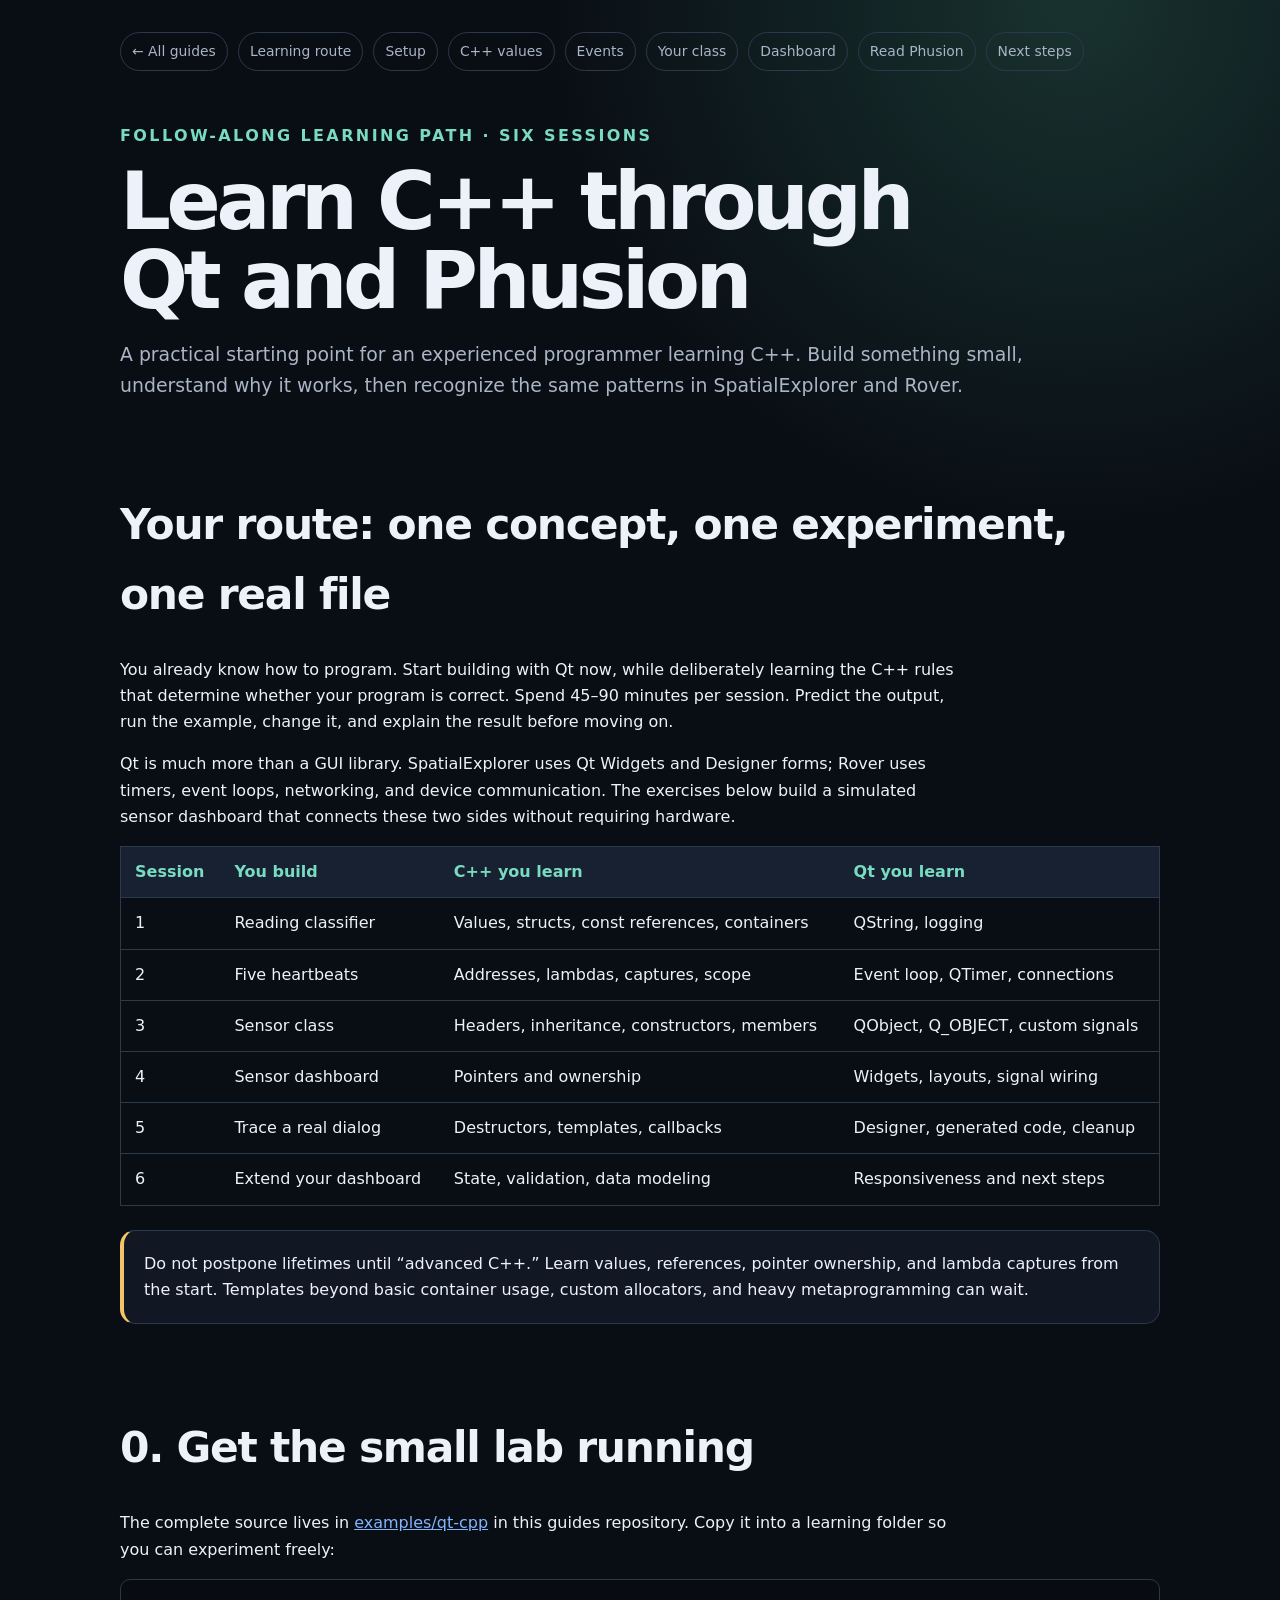
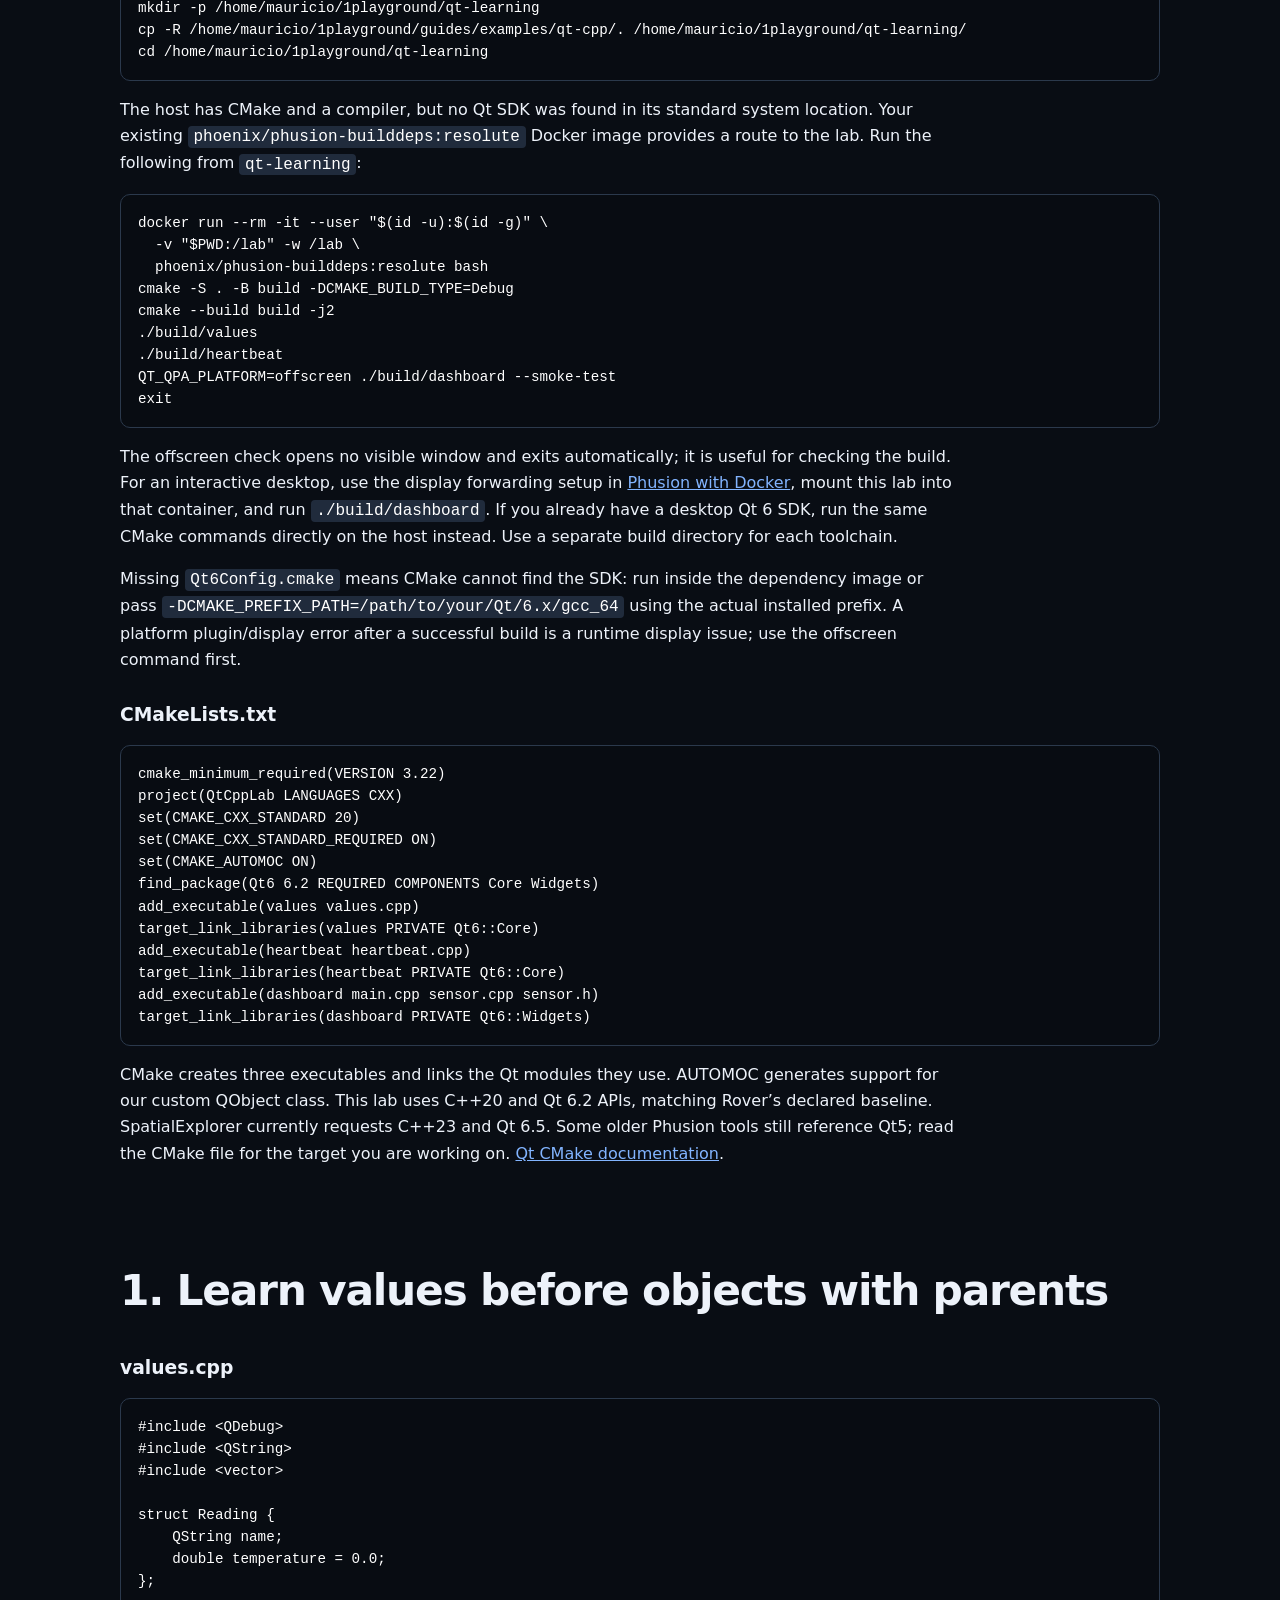
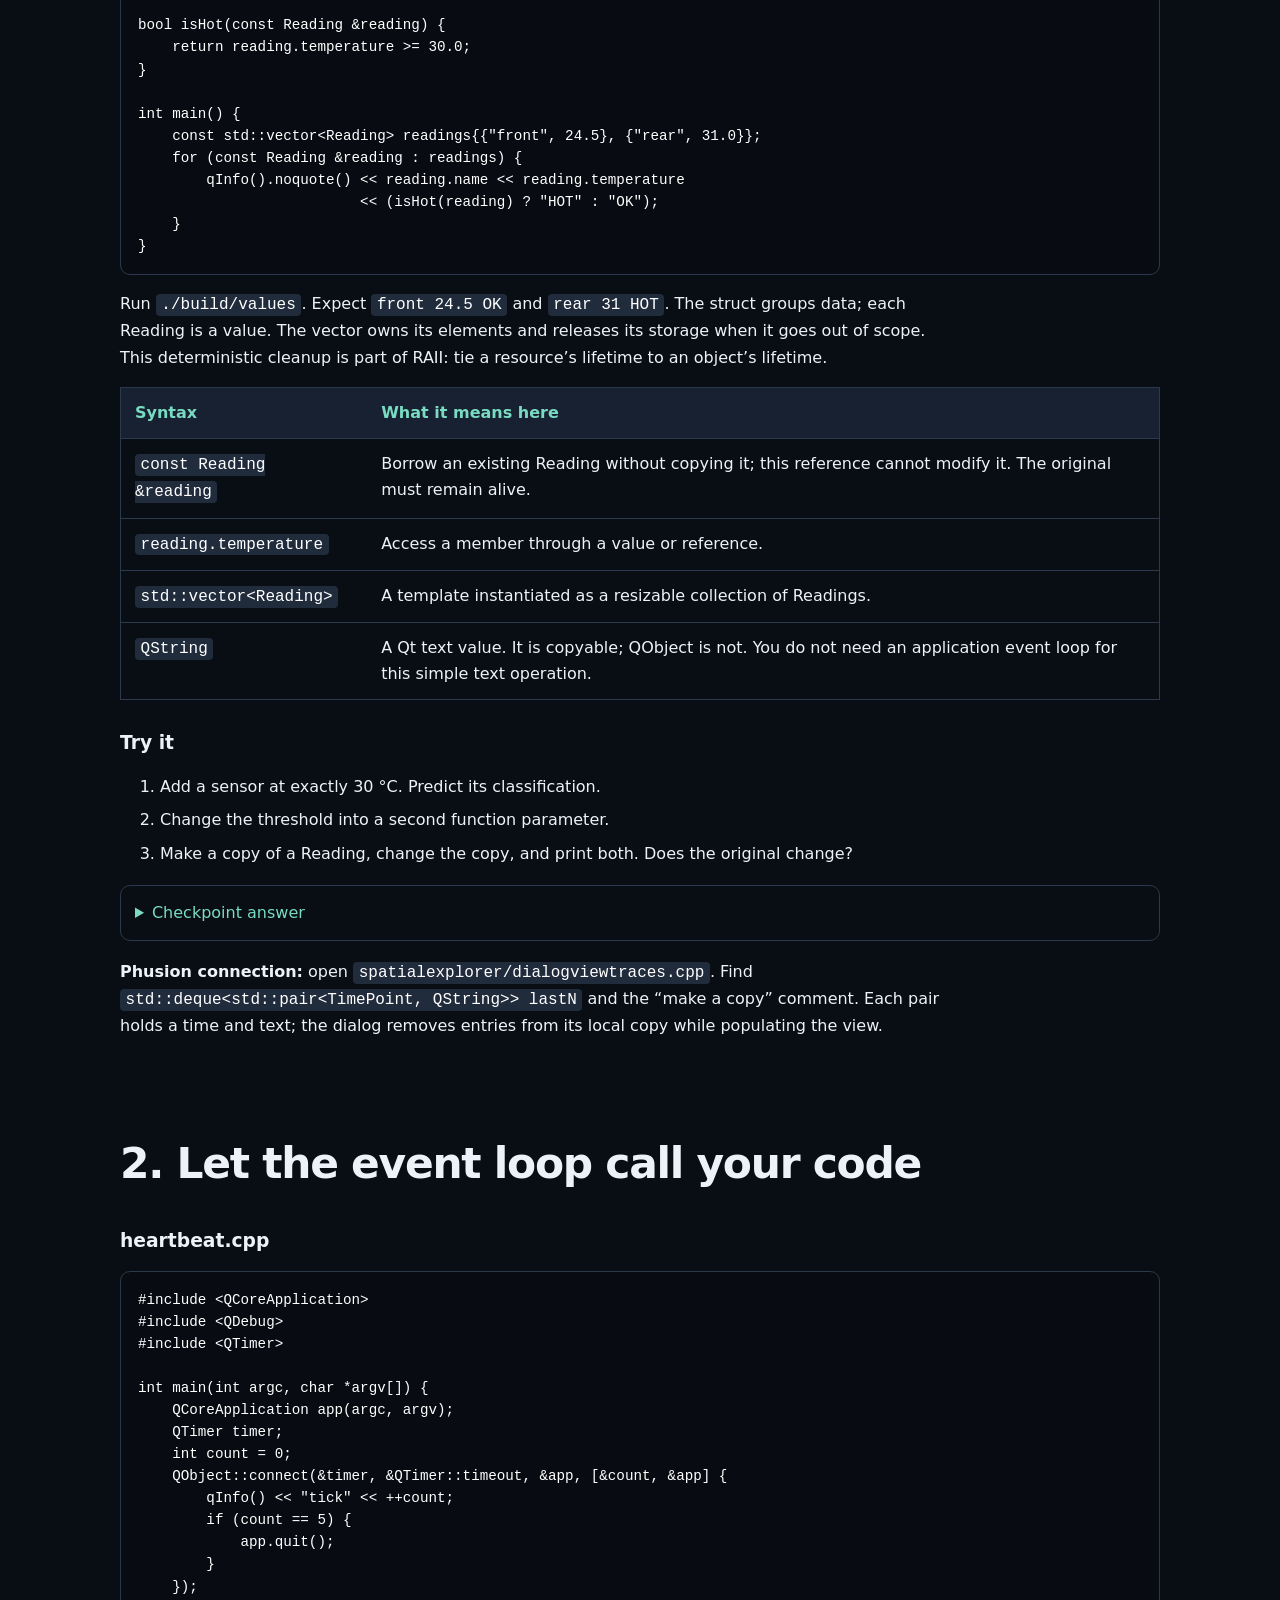
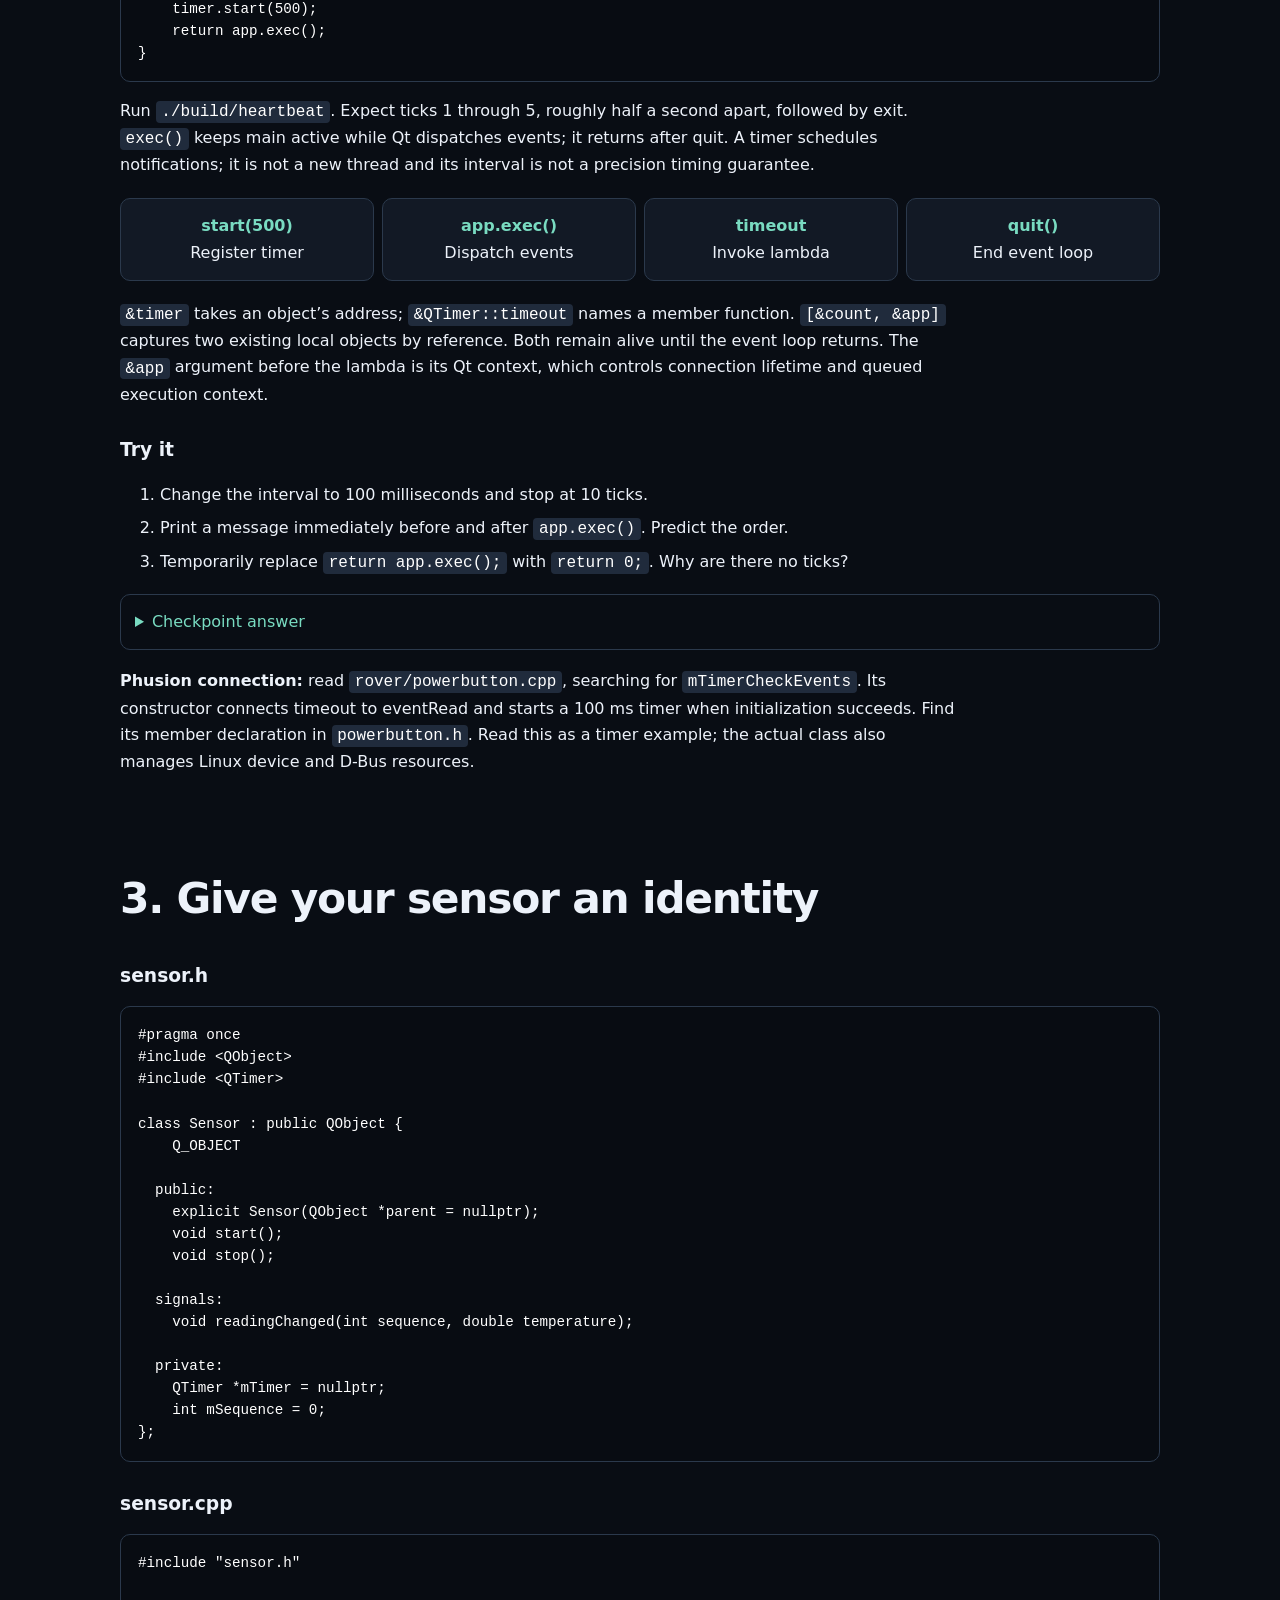
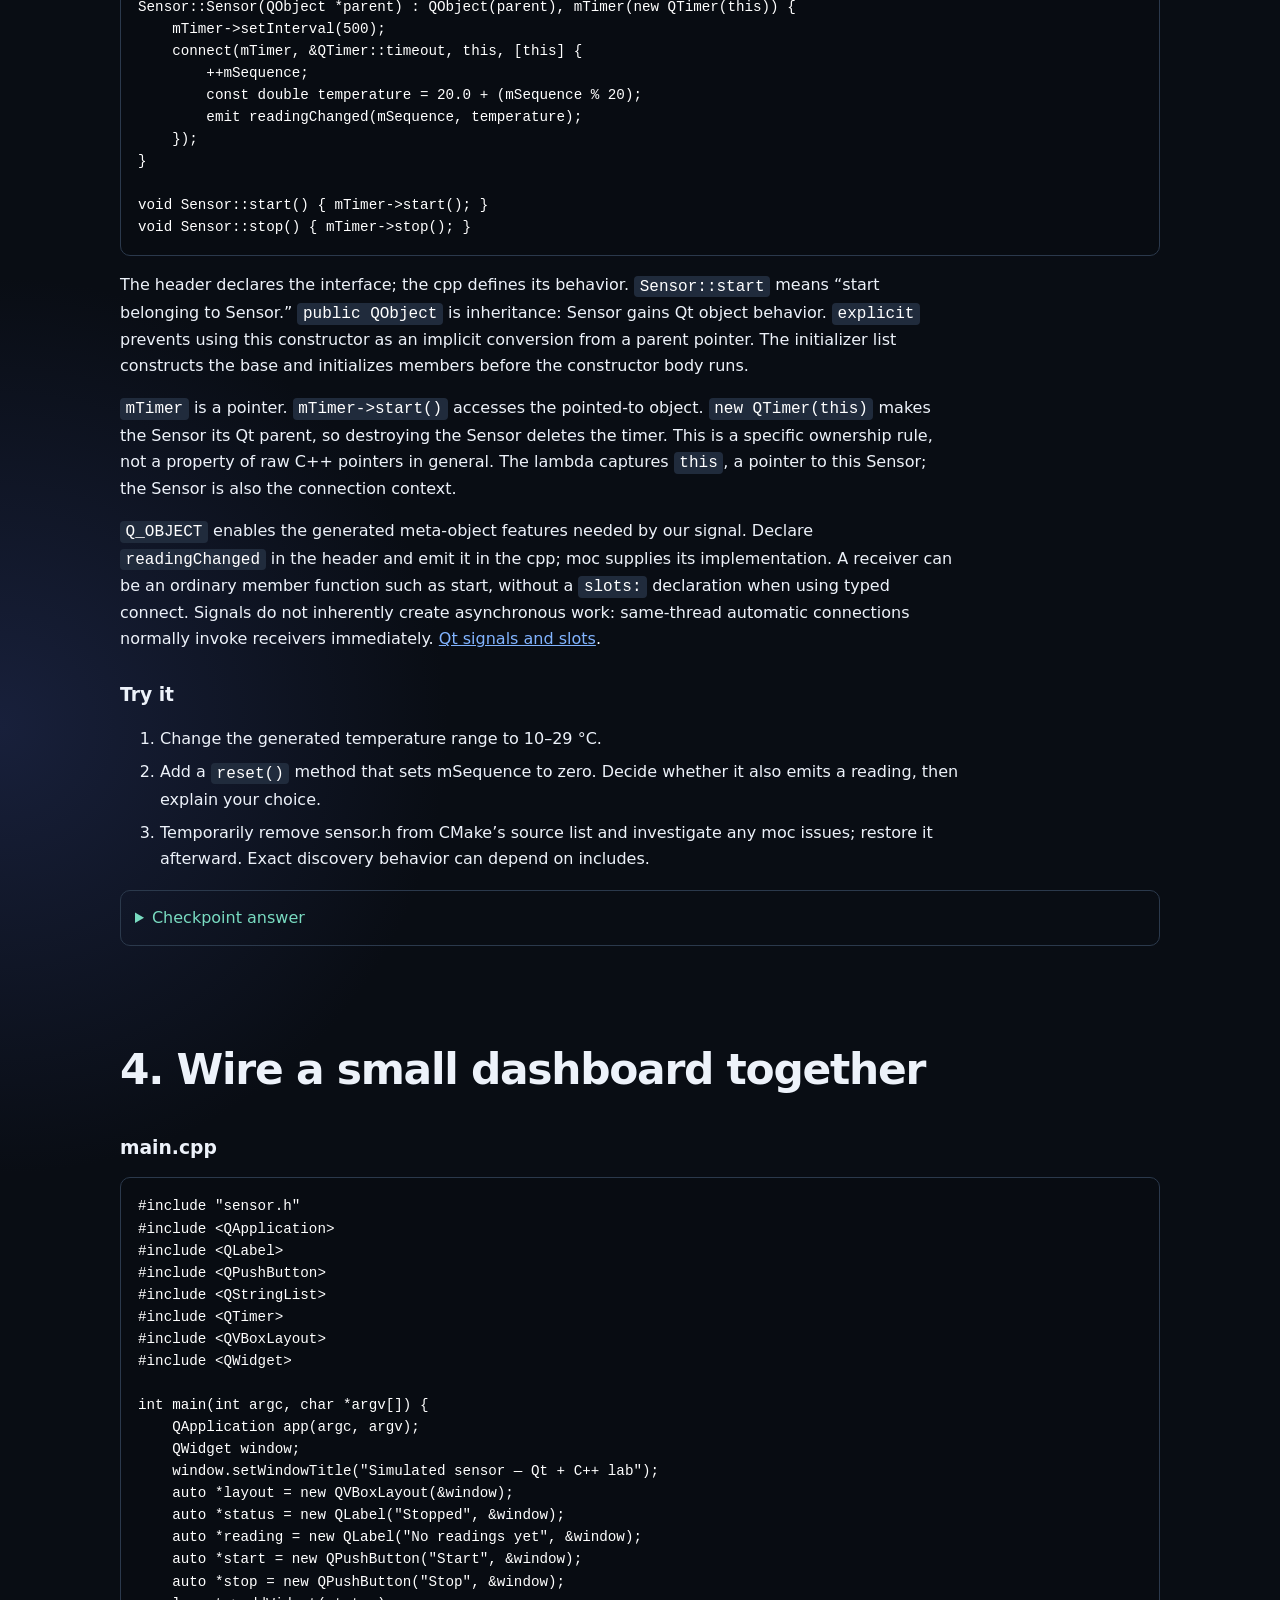
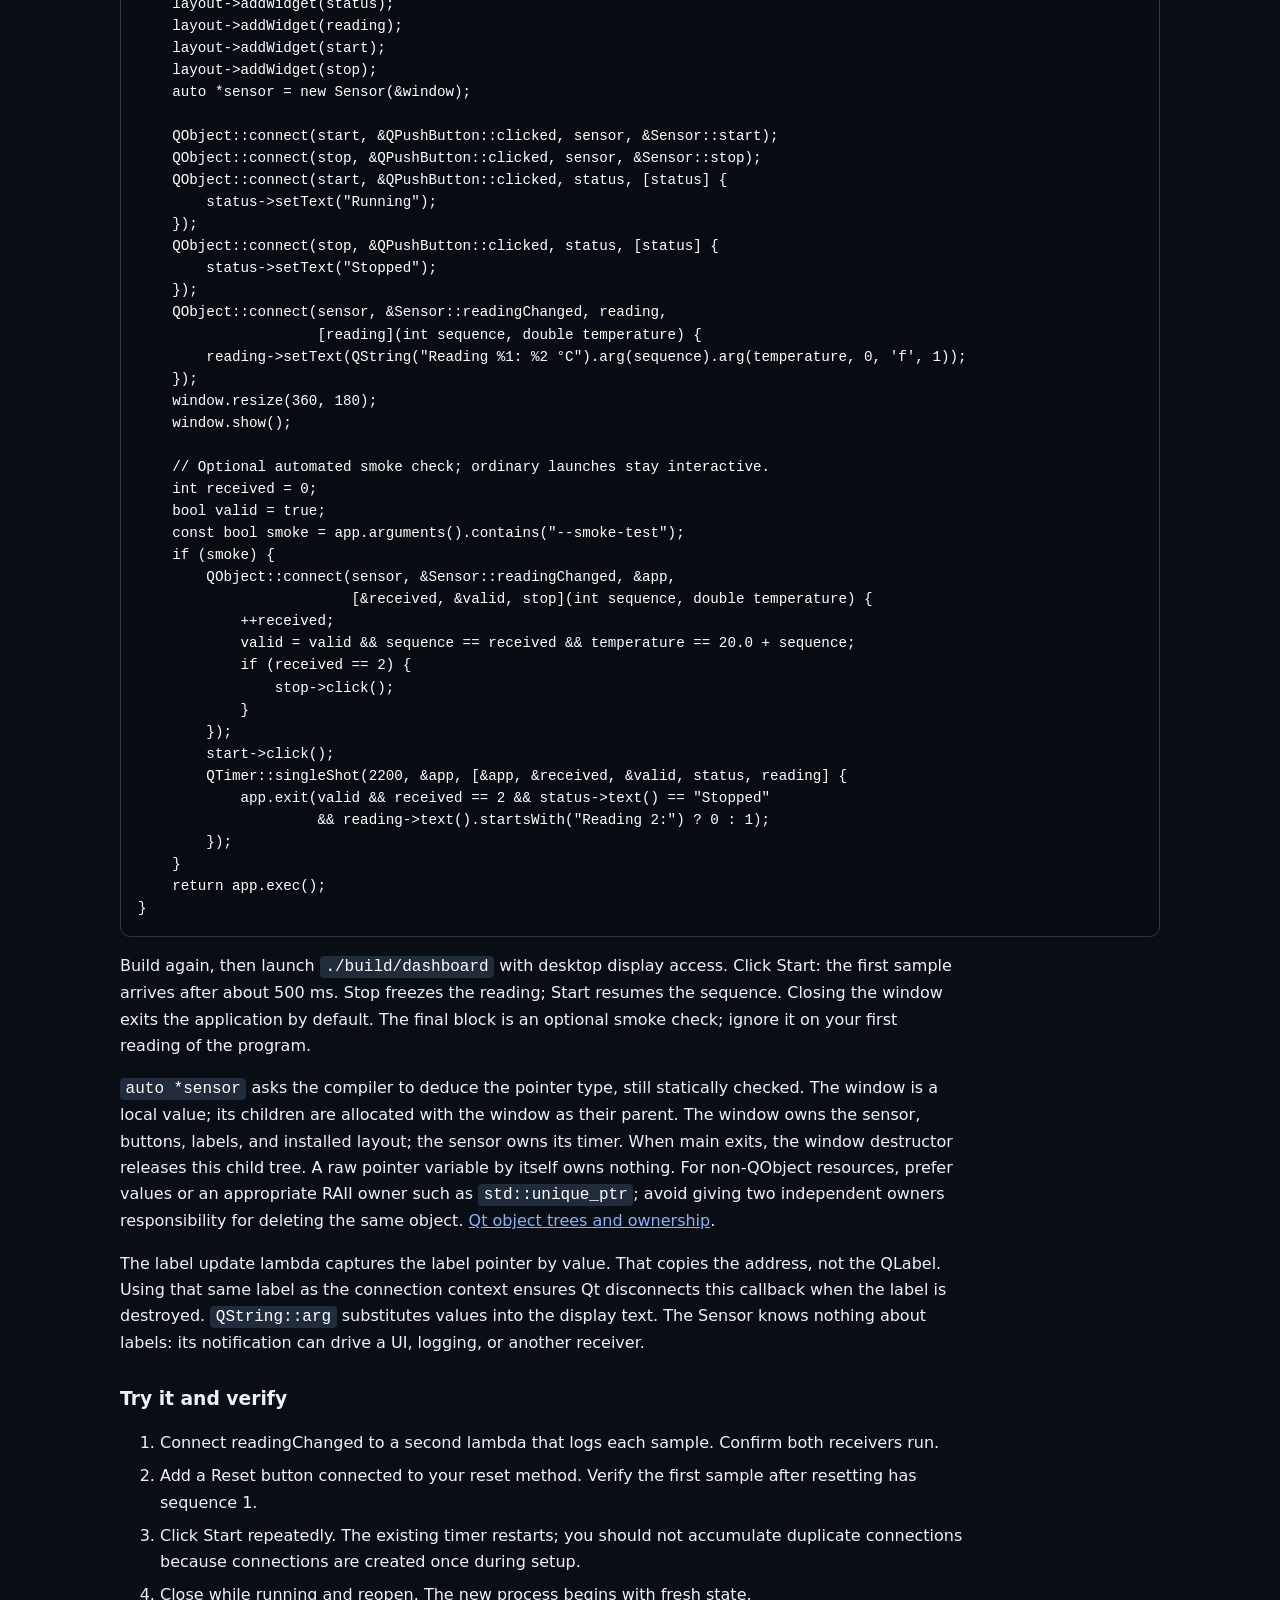
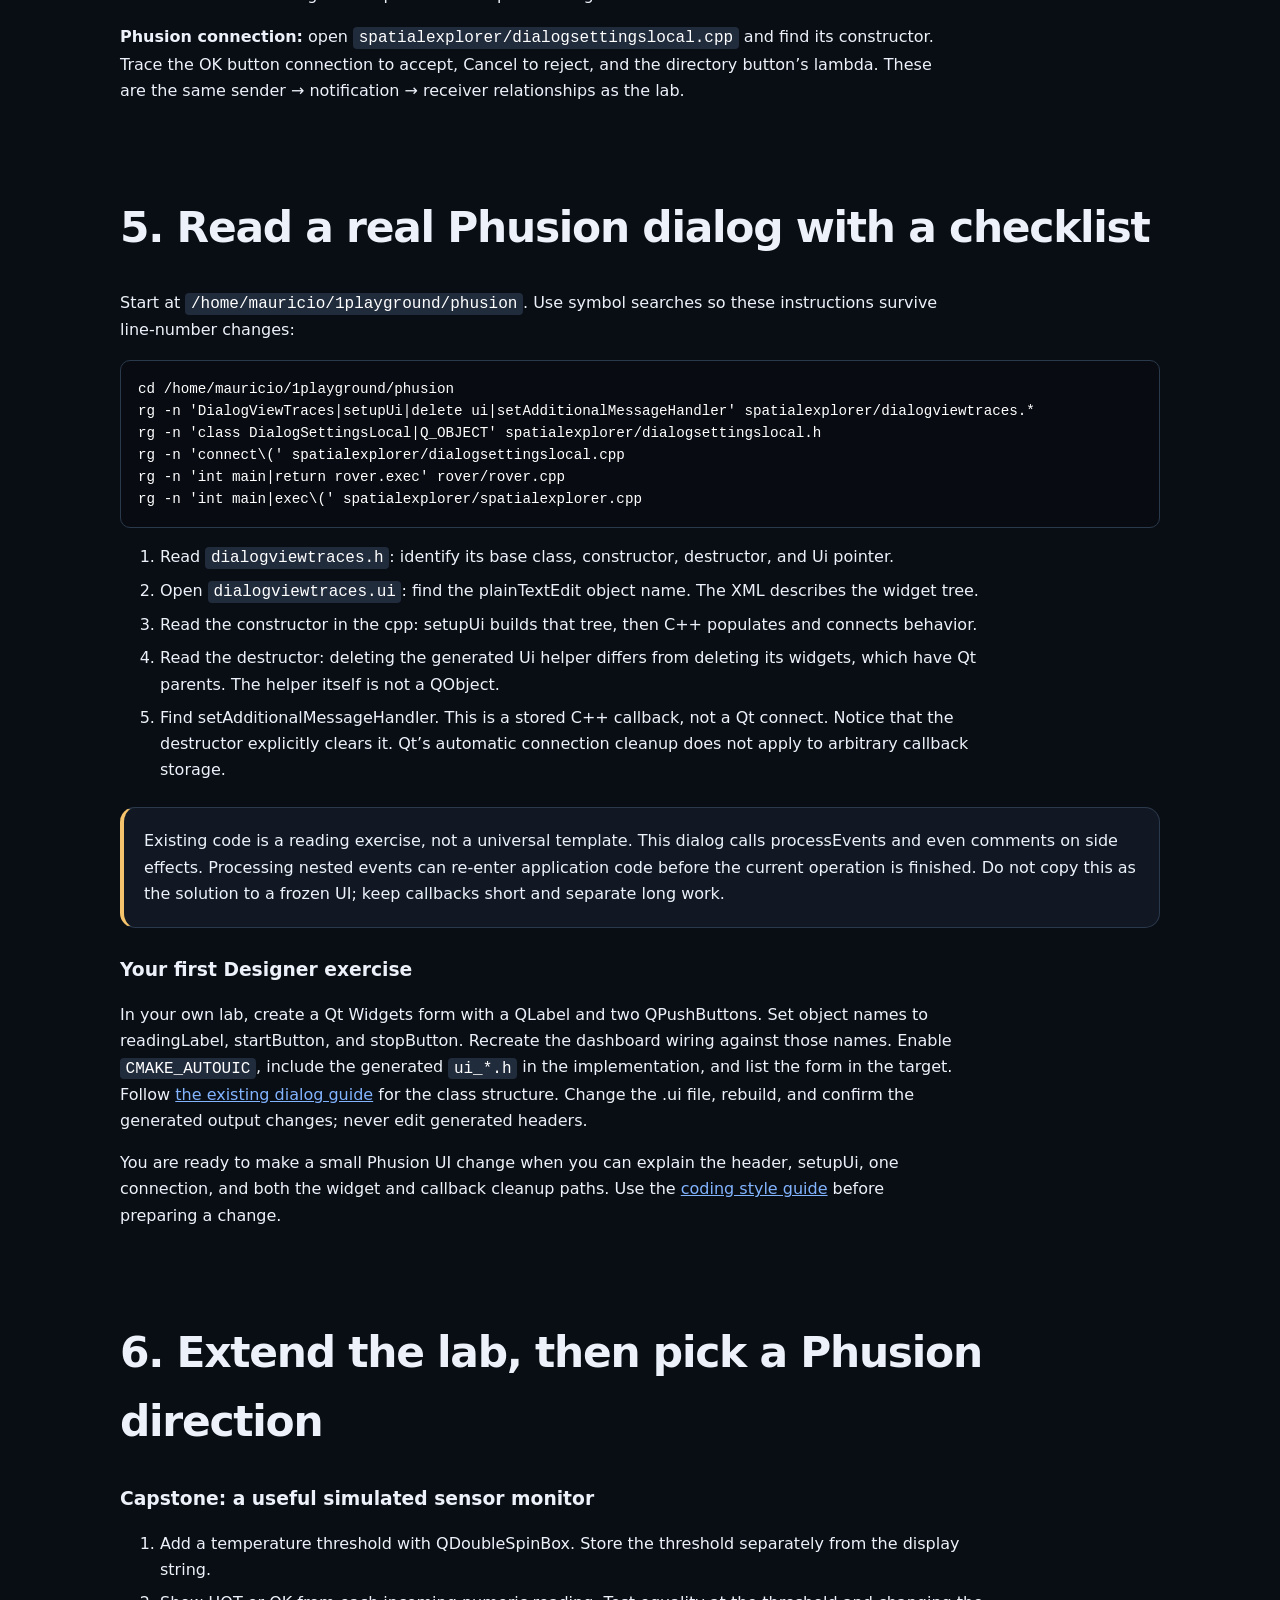
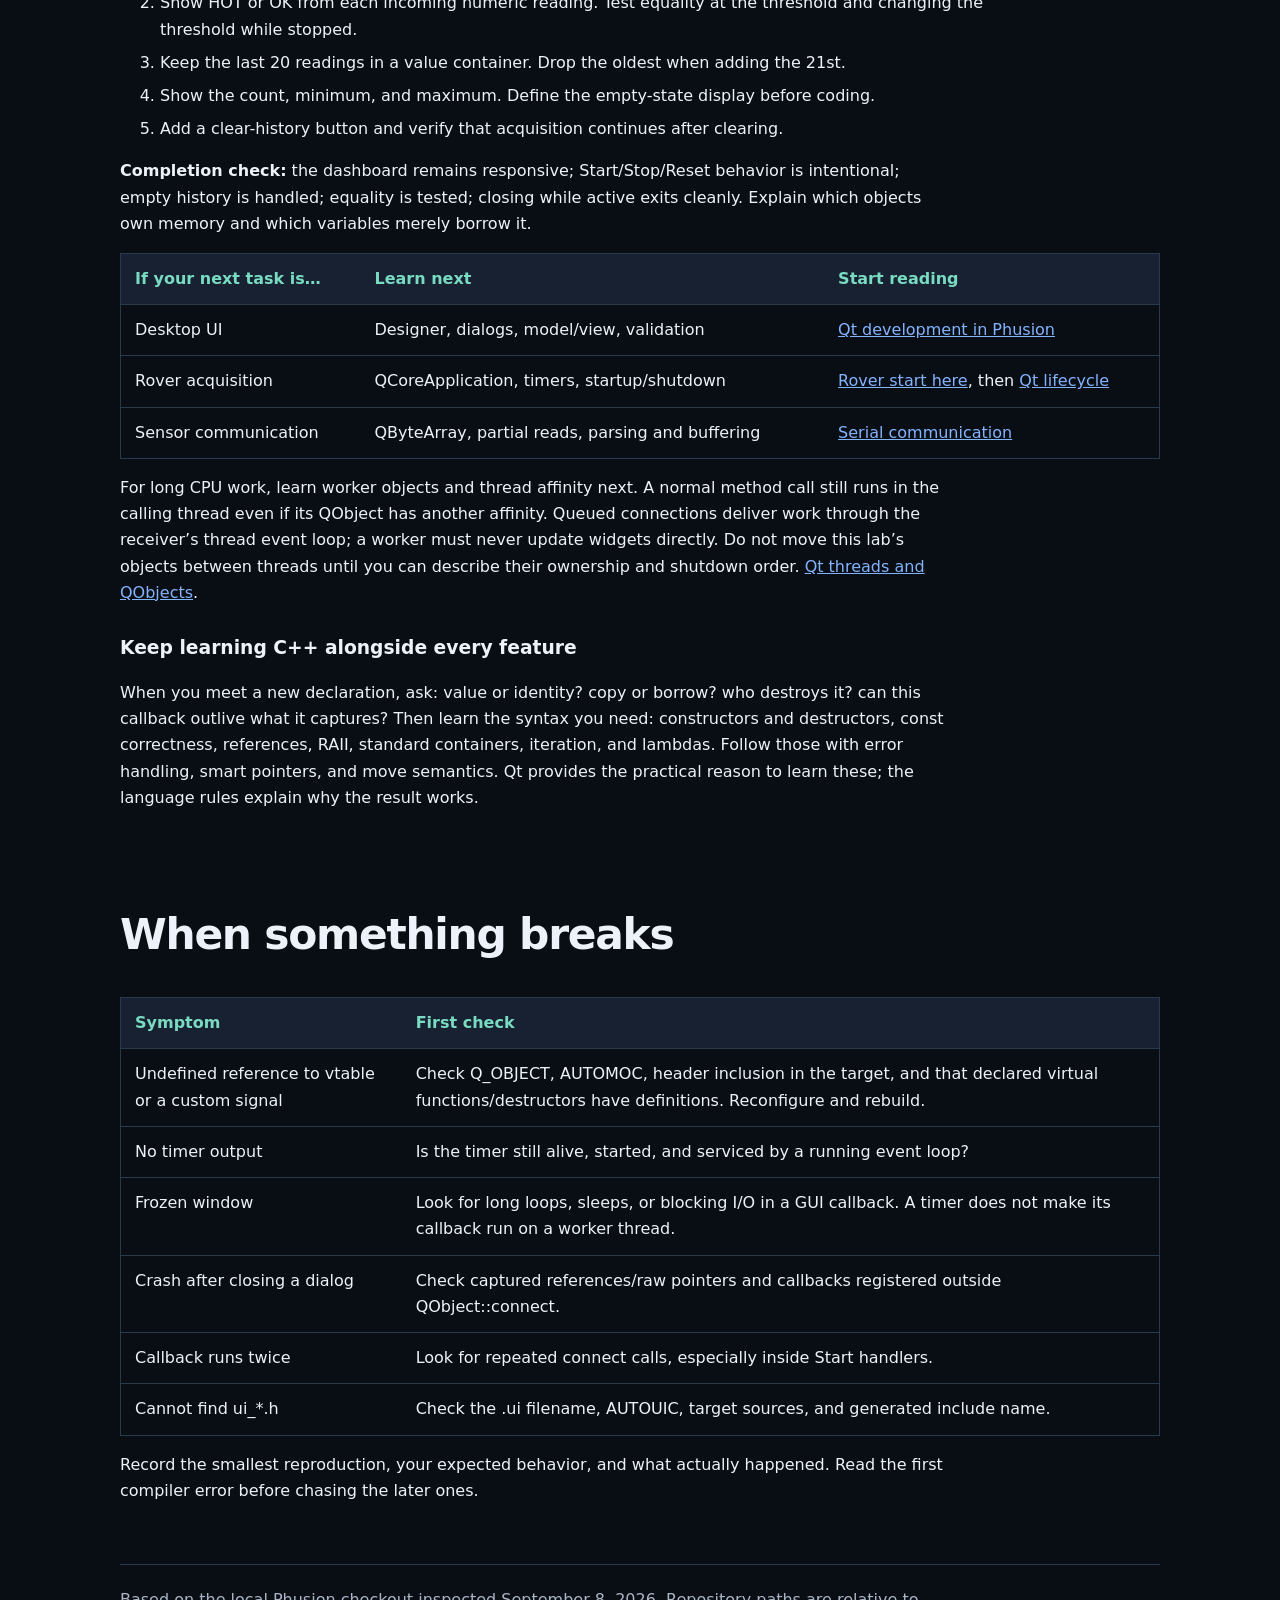
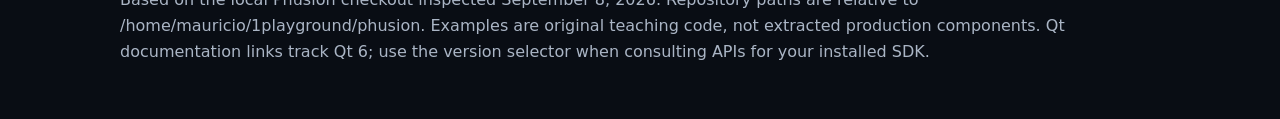
<file: qt-cpp-phusion-learning-guide.html>
<!doctype html>
<html lang="en"><head><meta charset="utf-8"><meta name="viewport" content="width=device-width, initial-scale=1"><meta name="description" content="Learn C++ and Qt together with runnable sensor exercises and a guided tour of Phusion and SpatialRover."><title>Learn C++ through Qt and Phusion</title><link rel="stylesheet" href="rover-guide.css"><style>details{padding:14px;border:1px solid var(--line);border-radius:10px;margin:18px 0}summary{cursor:pointer;color:var(--mint)}section{scroll-margin-top:20px}h1{font-size:clamp(2.5rem,7vw,5rem)}</style></head><body><main>
<nav aria-label="Guide navigation"><a href="index.html">← All guides</a><a href="#route">Learning route</a><a href="#setup">Setup</a><a href="#values">C++ values</a><a href="#events">Events</a><a href="#sensor">Your class</a><a href="#widgets">Dashboard</a><a href="#reading">Read Phusion</a><a href="#next">Next steps</a></nav>
<div class="eyebrow">Follow-along learning path · six sessions</div><h1>Learn C++ through Qt and Phusion</h1><p class="lead">A practical starting point for an experienced programmer learning C++. Build something small, understand why it works, then recognize the same patterns in SpatialExplorer and Rover.</p>
<section id="route"><h2>Your route: one concept, one experiment, one real file</h2><p>You already know how to program. Start building with Qt now, while deliberately learning the C++ rules that determine whether your program is correct. Spend 45–90 minutes per session. Predict the output, run the example, change it, and explain the result before moving on.</p>
<p>Qt is much more than a GUI library. SpatialExplorer uses Qt Widgets and Designer forms; Rover uses timers, event loops, networking, and device communication. The exercises below build a simulated sensor dashboard that connects these two sides without requiring hardware.</p>
<table><tr><th>Session</th><th>You build</th><th>C++ you learn</th><th>Qt you learn</th></tr><tr><td>1</td><td>Reading classifier</td><td>Values, structs, const references, containers</td><td>QString, logging</td></tr><tr><td>2</td><td>Five heartbeats</td><td>Addresses, lambdas, captures, scope</td><td>Event loop, QTimer, connections</td></tr><tr><td>3</td><td>Sensor class</td><td>Headers, inheritance, constructors, members</td><td>QObject, Q_OBJECT, custom signals</td></tr><tr><td>4</td><td>Sensor dashboard</td><td>Pointers and ownership</td><td>Widgets, layouts, signal wiring</td></tr><tr><td>5</td><td>Trace a real dialog</td><td>Destructors, templates, callbacks</td><td>Designer, generated code, cleanup</td></tr><tr><td>6</td><td>Extend your dashboard</td><td>State, validation, data modeling</td><td>Responsiveness and next steps</td></tr></table>
<div class="callout">Do not postpone lifetimes until “advanced C++.” Learn values, references, pointer ownership, and lambda captures from the start. Templates beyond basic container usage, custom allocators, and heavy metaprogramming can wait.</div></section><section id="setup"><h2>0. Get the small lab running</h2><p>The complete source lives in <a href="examples/qt-cpp/CMakeLists.txt">examples/qt-cpp</a> in this guides repository. Copy it into a learning folder so you can experiment freely:</p><pre><code>mkdir -p /home/mauricio/1playground/qt-learning
cp -R /home/mauricio/1playground/guides/examples/qt-cpp/. /home/mauricio/1playground/qt-learning/
cd /home/mauricio/1playground/qt-learning</code></pre><p>The host has CMake and a compiler, but no Qt SDK was found in its standard system location. Your existing <code>phoenix/phusion-builddeps:resolute</code> Docker image provides a route to the lab. Run the following from <code>qt-learning</code>:</p><pre><code>docker run --rm -it --user &quot;$(id -u):$(id -g)&quot; \
  -v &quot;$PWD:/lab&quot; -w /lab \
  phoenix/phusion-builddeps:resolute bash
cmake -S . -B build -DCMAKE_BUILD_TYPE=Debug
cmake --build build -j2
./build/values
./build/heartbeat
QT_QPA_PLATFORM=offscreen ./build/dashboard --smoke-test
exit</code></pre><p>The offscreen check opens no visible window and exits automatically; it is useful for checking the build. For an interactive desktop, use the display forwarding setup in <a href="phusion-docker-development-guide.html">Phusion with Docker</a>, mount this lab into that container, and run <code>./build/dashboard</code>. If you already have a desktop Qt 6 SDK, run the same CMake commands directly on the host instead. Use a separate build directory for each toolchain.</p>
<p>Missing <code>Qt6Config.cmake</code> means CMake cannot find the SDK: run inside the dependency image or pass <code>-DCMAKE_PREFIX_PATH=/path/to/your/Qt/6.x/gcc_64</code> using the actual installed prefix. A platform plugin/display error after a successful build is a runtime display issue; use the offscreen command first.</p><h3>CMakeLists.txt</h3><pre><code>cmake_minimum_required(VERSION 3.22)
project(QtCppLab LANGUAGES CXX)
set(CMAKE_CXX_STANDARD 20)
set(CMAKE_CXX_STANDARD_REQUIRED ON)
set(CMAKE_AUTOMOC ON)
find_package(Qt6 6.2 REQUIRED COMPONENTS Core Widgets)
add_executable(values values.cpp)
target_link_libraries(values PRIVATE Qt6::Core)
add_executable(heartbeat heartbeat.cpp)
target_link_libraries(heartbeat PRIVATE Qt6::Core)
add_executable(dashboard main.cpp sensor.cpp sensor.h)
target_link_libraries(dashboard PRIVATE Qt6::Widgets)</code></pre><p>CMake creates three executables and links the Qt modules they use. AUTOMOC generates support for our custom QObject class. This lab uses C++20 and Qt 6.2 APIs, matching Rover’s declared baseline. SpatialExplorer currently requests C++23 and Qt 6.5. Some older Phusion tools still reference Qt5; read the CMake file for the target you are working on. <a href="https://doc.qt.io/qt-6/cmake-get-started.html">Qt CMake documentation</a>.</p></section><section id="values"><h2>1. Learn values before objects with parents</h2><h3>values.cpp</h3><pre><code>#include &lt;QDebug&gt;
#include &lt;QString&gt;
#include &lt;vector&gt;

struct Reading {
    QString name;
    double temperature = 0.0;
};

bool isHot(const Reading &amp;reading) {
    return reading.temperature &gt;= 30.0;
}

int main() {
    const std::vector&lt;Reading&gt; readings{{&quot;front&quot;, 24.5}, {&quot;rear&quot;, 31.0}};
    for (const Reading &amp;reading : readings) {
        qInfo().noquote() &lt;&lt; reading.name &lt;&lt; reading.temperature
                          &lt;&lt; (isHot(reading) ? &quot;HOT&quot; : &quot;OK&quot;);
    }
}</code></pre><p>Run <code>./build/values</code>. Expect <code>front 24.5 OK</code> and <code>rear 31 HOT</code>. The struct groups data; each Reading is a value. The vector owns its elements and releases its storage when it goes out of scope. This deterministic cleanup is part of RAII: tie a resource’s lifetime to an object’s lifetime.</p>
<table><tr><th>Syntax</th><th>What it means here</th></tr><tr><td><code>const Reading &amp;reading</code></td><td>Borrow an existing Reading without copying it; this reference cannot modify it. The original must remain alive.</td></tr><tr><td><code>reading.temperature</code></td><td>Access a member through a value or reference.</td></tr><tr><td><code>std::vector&lt;Reading&gt;</code></td><td>A template instantiated as a resizable collection of Readings.</td></tr><tr><td><code>QString</code></td><td>A Qt text value. It is copyable; QObject is not. You do not need an application event loop for this simple text operation.</td></tr></table>
<h3>Try it</h3><ol><li>Add a sensor at exactly 30 °C. Predict its classification.</li><li>Change the threshold into a second function parameter.</li><li>Make a copy of a Reading, change the copy, and print both. Does the original change?</li></ol><details><summary>Checkpoint answer</summary><p>30 is HOT because the comparison includes equality. A copied Reading has independent value semantics. References borrow the original; they do not make a copy or extend its lifetime in this parameter example.</p></details>
<p><strong>Phusion connection:</strong> open <code>spatialexplorer/dialogviewtraces.cpp</code>. Find <code>std::deque&lt;std::pair&lt;TimePoint, QString&gt;&gt; lastN</code> and the “make a copy” comment. Each pair holds a time and text; the dialog removes entries from its local copy while populating the view.</p></section><section id="events"><h2>2. Let the event loop call your code</h2><h3>heartbeat.cpp</h3><pre><code>#include &lt;QCoreApplication&gt;
#include &lt;QDebug&gt;
#include &lt;QTimer&gt;

int main(int argc, char *argv[]) {
    QCoreApplication app(argc, argv);
    QTimer timer;
    int count = 0;
    QObject::connect(&amp;timer, &amp;QTimer::timeout, &amp;app, [&amp;count, &amp;app] {
        qInfo() &lt;&lt; &quot;tick&quot; &lt;&lt; ++count;
        if (count == 5) {
            app.quit();
        }
    });
    timer.start(500);
    return app.exec();
}</code></pre><p>Run <code>./build/heartbeat</code>. Expect ticks 1 through 5, roughly half a second apart, followed by exit. <code>exec()</code> keeps main active while Qt dispatches events; it returns after quit. A timer schedules notifications; it is not a new thread and its interval is not a precision timing guarantee.</p>
<div class="flow"><div><strong>start(500)</strong>Register timer</div><div><strong>app.exec()</strong>Dispatch events</div><div><strong>timeout</strong>Invoke lambda</div><div><strong>quit()</strong>End event loop</div></div>
<p><code>&amp;timer</code> takes an object’s address; <code>&amp;QTimer::timeout</code> names a member function. <code>[&amp;count, &amp;app]</code> captures two existing local objects by reference. Both remain alive until the event loop returns. The <code>&amp;app</code> argument before the lambda is its Qt context, which controls connection lifetime and queued execution context.</p>
<h3>Try it</h3><ol><li>Change the interval to 100 milliseconds and stop at 10 ticks.</li><li>Print a message immediately before and after <code>app.exec()</code>. Predict the order.</li><li>Temporarily replace <code>return app.exec();</code> with <code>return 0;</code>. Why are there no ticks?</li></ol><details><summary>Checkpoint answer</summary><p>The “after” message appears only after quit. Without the event loop, main returns before timeout events can be delivered. A reference capture is appropriate here because the locals outlive every callback invocation; a function returning while a callback still retains references to its locals would leave dangling references.</p></details>
<p><strong>Phusion connection:</strong> read <code>rover/powerbutton.cpp</code>, searching for <code>mTimerCheckEvents</code>. Its constructor connects timeout to eventRead and starts a 100 ms timer when initialization succeeds. Find its member declaration in <code>powerbutton.h</code>. Read this as a timer example; the actual class also manages Linux device and D-Bus resources.</p></section><section id="sensor"><h2>3. Give your sensor an identity</h2><h3>sensor.h</h3><pre><code>#pragma once
#include &lt;QObject&gt;
#include &lt;QTimer&gt;

class Sensor : public QObject {
    Q_OBJECT

  public:
    explicit Sensor(QObject *parent = nullptr);
    void start();
    void stop();

  signals:
    void readingChanged(int sequence, double temperature);

  private:
    QTimer *mTimer = nullptr;
    int mSequence = 0;
};</code></pre><h3>sensor.cpp</h3><pre><code>#include &quot;sensor.h&quot;

Sensor::Sensor(QObject *parent) : QObject(parent), mTimer(new QTimer(this)) {
    mTimer-&gt;setInterval(500);
    connect(mTimer, &amp;QTimer::timeout, this, [this] {
        ++mSequence;
        const double temperature = 20.0 + (mSequence % 20);
        emit readingChanged(mSequence, temperature);
    });
}

void Sensor::start() { mTimer-&gt;start(); }
void Sensor::stop() { mTimer-&gt;stop(); }</code></pre><p>The header declares the interface; the cpp defines its behavior. <code>Sensor::start</code> means “start belonging to Sensor.” <code>public QObject</code> is inheritance: Sensor gains Qt object behavior. <code>explicit</code> prevents using this constructor as an implicit conversion from a parent pointer. The initializer list constructs the base and initializes members before the constructor body runs.</p>
<p><code>mTimer</code> is a pointer. <code>mTimer-&gt;start()</code> accesses the pointed-to object. <code>new QTimer(this)</code> makes the Sensor its Qt parent, so destroying the Sensor deletes the timer. This is a specific ownership rule, not a property of raw C++ pointers in general. The lambda captures <code>this</code>, a pointer to this Sensor; the Sensor is also the connection context.</p>
<p><code>Q_OBJECT</code> enables the generated meta-object features needed by our signal. Declare <code>readingChanged</code> in the header and emit it in the cpp; moc supplies its implementation. A receiver can be an ordinary member function such as start, without a <code>slots:</code> declaration when using typed connect. Signals do not inherently create asynchronous work: same-thread automatic connections normally invoke receivers immediately. <a href="https://doc.qt.io/qt-6/signalsandslots.html">Qt signals and slots</a>.</p>
<h3>Try it</h3><ol><li>Change the generated temperature range to 10–29 °C.</li><li>Add a <code>reset()</code> method that sets mSequence to zero. Decide whether it also emits a reading, then explain your choice.</li><li>Temporarily remove sensor.h from CMake’s source list and investigate any moc issues; restore it afterward. Exact discovery behavior can depend on includes.</li></ol><details><summary>Checkpoint answer</summary><p>The sequence persists across stop/start because stop only stops the timer. A reset that emits a new reading is a different API from a reset that merely changes the next generated reading. Neither needs a thread.</p></details></section><section id="widgets"><h2>4. Wire a small dashboard together</h2><h3>main.cpp</h3><pre><code>#include &quot;sensor.h&quot;
#include &lt;QApplication&gt;
#include &lt;QLabel&gt;
#include &lt;QPushButton&gt;
#include &lt;QStringList&gt;
#include &lt;QTimer&gt;
#include &lt;QVBoxLayout&gt;
#include &lt;QWidget&gt;

int main(int argc, char *argv[]) {
    QApplication app(argc, argv);
    QWidget window;
    window.setWindowTitle(&quot;Simulated sensor — Qt + C++ lab&quot;);
    auto *layout = new QVBoxLayout(&amp;window);
    auto *status = new QLabel(&quot;Stopped&quot;, &amp;window);
    auto *reading = new QLabel(&quot;No readings yet&quot;, &amp;window);
    auto *start = new QPushButton(&quot;Start&quot;, &amp;window);
    auto *stop = new QPushButton(&quot;Stop&quot;, &amp;window);
    layout-&gt;addWidget(status);
    layout-&gt;addWidget(reading);
    layout-&gt;addWidget(start);
    layout-&gt;addWidget(stop);
    auto *sensor = new Sensor(&amp;window);

    QObject::connect(start, &amp;QPushButton::clicked, sensor, &amp;Sensor::start);
    QObject::connect(stop, &amp;QPushButton::clicked, sensor, &amp;Sensor::stop);
    QObject::connect(start, &amp;QPushButton::clicked, status, [status] {
        status-&gt;setText(&quot;Running&quot;);
    });
    QObject::connect(stop, &amp;QPushButton::clicked, status, [status] {
        status-&gt;setText(&quot;Stopped&quot;);
    });
    QObject::connect(sensor, &amp;Sensor::readingChanged, reading,
                     [reading](int sequence, double temperature) {
        reading-&gt;setText(QString(&quot;Reading %1: %2 °C&quot;).arg(sequence).arg(temperature, 0, &#x27;f&#x27;, 1));
    });
    window.resize(360, 180);
    window.show();

    // Optional automated smoke check; ordinary launches stay interactive.
    int received = 0;
    bool valid = true;
    const bool smoke = app.arguments().contains(&quot;--smoke-test&quot;);
    if (smoke) {
        QObject::connect(sensor, &amp;Sensor::readingChanged, &amp;app,
                         [&amp;received, &amp;valid, stop](int sequence, double temperature) {
            ++received;
            valid = valid &amp;&amp; sequence == received &amp;&amp; temperature == 20.0 + sequence;
            if (received == 2) {
                stop-&gt;click();
            }
        });
        start-&gt;click();
        QTimer::singleShot(2200, &amp;app, [&amp;app, &amp;received, &amp;valid, status, reading] {
            app.exit(valid &amp;&amp; received == 2 &amp;&amp; status-&gt;text() == &quot;Stopped&quot;
                     &amp;&amp; reading-&gt;text().startsWith(&quot;Reading 2:&quot;) ? 0 : 1);
        });
    }
    return app.exec();
}</code></pre><p>Build again, then launch <code>./build/dashboard</code> with desktop display access. Click Start: the first sample arrives after about 500 ms. Stop freezes the reading; Start resumes the sequence. Closing the window exits the application by default. The final block is an optional smoke check; ignore it on your first reading of the program.</p>
<p><code>auto *sensor</code> asks the compiler to deduce the pointer type, still statically checked. The window is a local value; its children are allocated with the window as their parent. The window owns the sensor, buttons, labels, and installed layout; the sensor owns its timer. When main exits, the window destructor releases this child tree. A raw pointer variable by itself owns nothing. For non-QObject resources, prefer values or an appropriate RAII owner such as <code>std::unique_ptr</code>; avoid giving two independent owners responsibility for deleting the same object. <a href="https://doc.qt.io/qt-6/objecttrees.html">Qt object trees and ownership</a>.</p>
<p>The label update lambda captures the label pointer by value. That copies the address, not the QLabel. Using that same label as the connection context ensures Qt disconnects this callback when the label is destroyed. <code>QString::arg</code> substitutes values into the display text. The Sensor knows nothing about labels: its notification can drive a UI, logging, or another receiver.</p>
<h3>Try it and verify</h3><ol><li>Connect readingChanged to a second lambda that logs each sample. Confirm both receivers run.</li><li>Add a Reset button connected to your reset method. Verify the first sample after resetting has sequence 1.</li><li>Click Start repeatedly. The existing timer restarts; you should not accumulate duplicate connections because connections are created once during setup.</li><li>Close while running and reopen. The new process begins with fresh state.</li></ol>
<p><strong>Phusion connection:</strong> open <code>spatialexplorer/dialogsettingslocal.cpp</code> and find its constructor. Trace the OK button connection to accept, Cancel to reject, and the directory button’s lambda. These are the same sender → notification → receiver relationships as the lab.</p></section><section id="reading"><h2>5. Read a real Phusion dialog with a checklist</h2><p>Start at <code>/home/mauricio/1playground/phusion</code>. Use symbol searches so these instructions survive line-number changes:</p><pre><code>cd /home/mauricio/1playground/phusion
rg -n &#x27;DialogViewTraces|setupUi|delete ui|setAdditionalMessageHandler&#x27; spatialexplorer/dialogviewtraces.*
rg -n &#x27;class DialogSettingsLocal|Q_OBJECT&#x27; spatialexplorer/dialogsettingslocal.h
rg -n &#x27;connect\(&#x27; spatialexplorer/dialogsettingslocal.cpp
rg -n &#x27;int main|return rover.exec&#x27; rover/rover.cpp
rg -n &#x27;int main|exec\(&#x27; spatialexplorer/spatialexplorer.cpp</code></pre><ol><li>Read <code>dialogviewtraces.h</code>: identify its base class, constructor, destructor, and Ui pointer.</li><li>Open <code>dialogviewtraces.ui</code>: find the plainTextEdit object name. The XML describes the widget tree.</li><li>Read the constructor in the cpp: setupUi builds that tree, then C++ populates and connects behavior.</li><li>Read the destructor: deleting the generated Ui helper differs from deleting its widgets, which have Qt parents. The helper itself is not a QObject.</li><li>Find setAdditionalMessageHandler. This is a stored C++ callback, not a Qt connect. Notice that the destructor explicitly clears it. Qt’s automatic connection cleanup does not apply to arbitrary callback storage.</li></ol>
<div class="callout">Existing code is a reading exercise, not a universal template. This dialog calls processEvents and even comments on side effects. Processing nested events can re-enter application code before the current operation is finished. Do not copy this as the solution to a frozen UI; keep callbacks short and separate long work.</div>
<h3>Your first Designer exercise</h3><p>In your own lab, create a Qt Widgets form with a QLabel and two QPushButtons. Set object names to readingLabel, startButton, and stopButton. Recreate the dashboard wiring against those names. Enable <code>CMAKE_AUTOUIC</code>, include the generated <code>ui_*.h</code> in the implementation, and list the form in the target. Follow <a href="phusion-qt-development-guide.html#dialog">the existing dialog guide</a> for the class structure. Change the .ui file, rebuild, and confirm the generated output changes; never edit generated headers.</p>
<p>You are ready to make a small Phusion UI change when you can explain the header, setupUi, one connection, and both the widget and callback cleanup paths. Use the <a href="phusion-coding-style-guide.html">coding style guide</a> before preparing a change.</p></section><section id="next"><h2>6. Extend the lab, then pick a Phusion direction</h2><h3>Capstone: a useful simulated sensor monitor</h3><ol><li>Add a temperature threshold with QDoubleSpinBox. Store the threshold separately from the display string.</li><li>Show HOT or OK from each incoming numeric reading. Test equality at the threshold and changing the threshold while stopped.</li><li>Keep the last 20 readings in a value container. Drop the oldest when adding the 21st.</li><li>Show the count, minimum, and maximum. Define the empty-state display before coding.</li><li>Add a clear-history button and verify that acquisition continues after clearing.</li></ol>
<p><strong>Completion check:</strong> the dashboard remains responsive; Start/Stop/Reset behavior is intentional; empty history is handled; equality is tested; closing while active exits cleanly. Explain which objects own memory and which variables merely borrow it.</p>
<table><tr><th>If your next task is…</th><th>Learn next</th><th>Start reading</th></tr><tr><td>Desktop UI</td><td>Designer, dialogs, model/view, validation</td><td><a href="phusion-qt-development-guide.html">Qt development in Phusion</a></td></tr><tr><td>Rover acquisition</td><td>QCoreApplication, timers, startup/shutdown</td><td><a href="spatialrover-start-here-guide.html">Rover start here</a>, then <a href="spatialrover-qt-lifecycle-guide.html">Qt lifecycle</a></td></tr><tr><td>Sensor communication</td><td>QByteArray, partial reads, parsing and buffering</td><td><a href="spatialrover-serial-communication-guide.html">Serial communication</a></td></tr></table>
<p>For long CPU work, learn worker objects and thread affinity next. A normal method call still runs in the calling thread even if its QObject has another affinity. Queued connections deliver work through the receiver’s thread event loop; a worker must never update widgets directly. Do not move this lab’s objects between threads until you can describe their ownership and shutdown order. <a href="https://doc.qt.io/qt-6/threads-qobject.html">Qt threads and QObjects</a>.</p>
<h3>Keep learning C++ alongside every feature</h3><p>When you meet a new declaration, ask: value or identity? copy or borrow? who destroys it? can this callback outlive what it captures? Then learn the syntax you need: constructors and destructors, const correctness, references, RAII, standard containers, iteration, and lambdas. Follow those with error handling, smart pointers, and move semantics. Qt provides the practical reason to learn these; the language rules explain why the result works.</p></section><section id="debug"><h2>When something breaks</h2><table><tr><th>Symptom</th><th>First check</th></tr><tr><td>Undefined reference to vtable or a custom signal</td><td>Check Q_OBJECT, AUTOMOC, header inclusion in the target, and that declared virtual functions/destructors have definitions. Reconfigure and rebuild.</td></tr><tr><td>No timer output</td><td>Is the timer still alive, started, and serviced by a running event loop?</td></tr><tr><td>Frozen window</td><td>Look for long loops, sleeps, or blocking I/O in a GUI callback. A timer does not make its callback run on a worker thread.</td></tr><tr><td>Crash after closing a dialog</td><td>Check captured references/raw pointers and callbacks registered outside QObject::connect.</td></tr><tr><td>Callback runs twice</td><td>Look for repeated connect calls, especially inside Start handlers.</td></tr><tr><td>Cannot find ui_*.h</td><td>Check the .ui filename, AUTOUIC, target sources, and generated include name.</td></tr></table>
<p>Record the smallest reproduction, your expected behavior, and what actually happened. Read the first compiler error before chasing the later ones.</p></section><footer>Based on the local Phusion checkout inspected September 8, 2026. Repository paths are relative to /home/mauricio/1playground/phusion. Examples are original teaching code, not extracted production components. Qt documentation links track Qt 6; use the version selector when consulting APIs for your installed SDK.</footer></main></body></html>
</file>
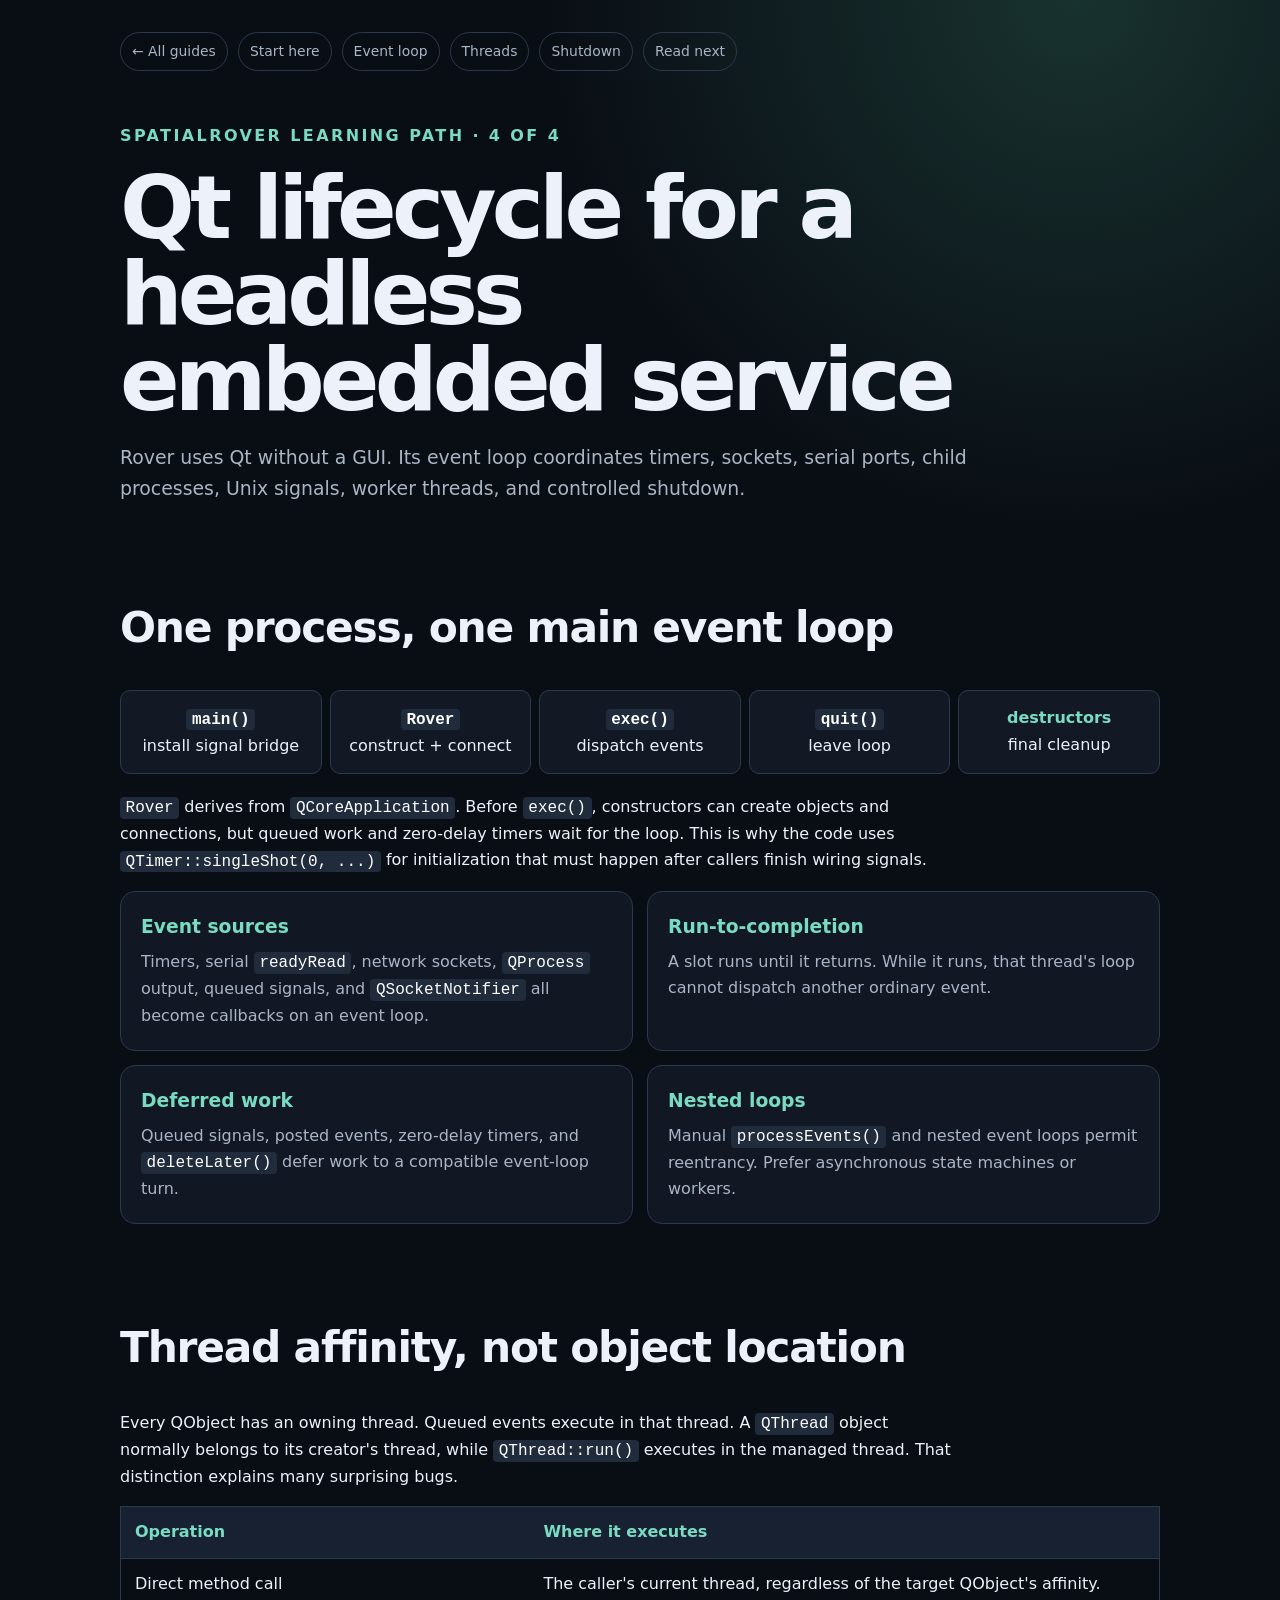
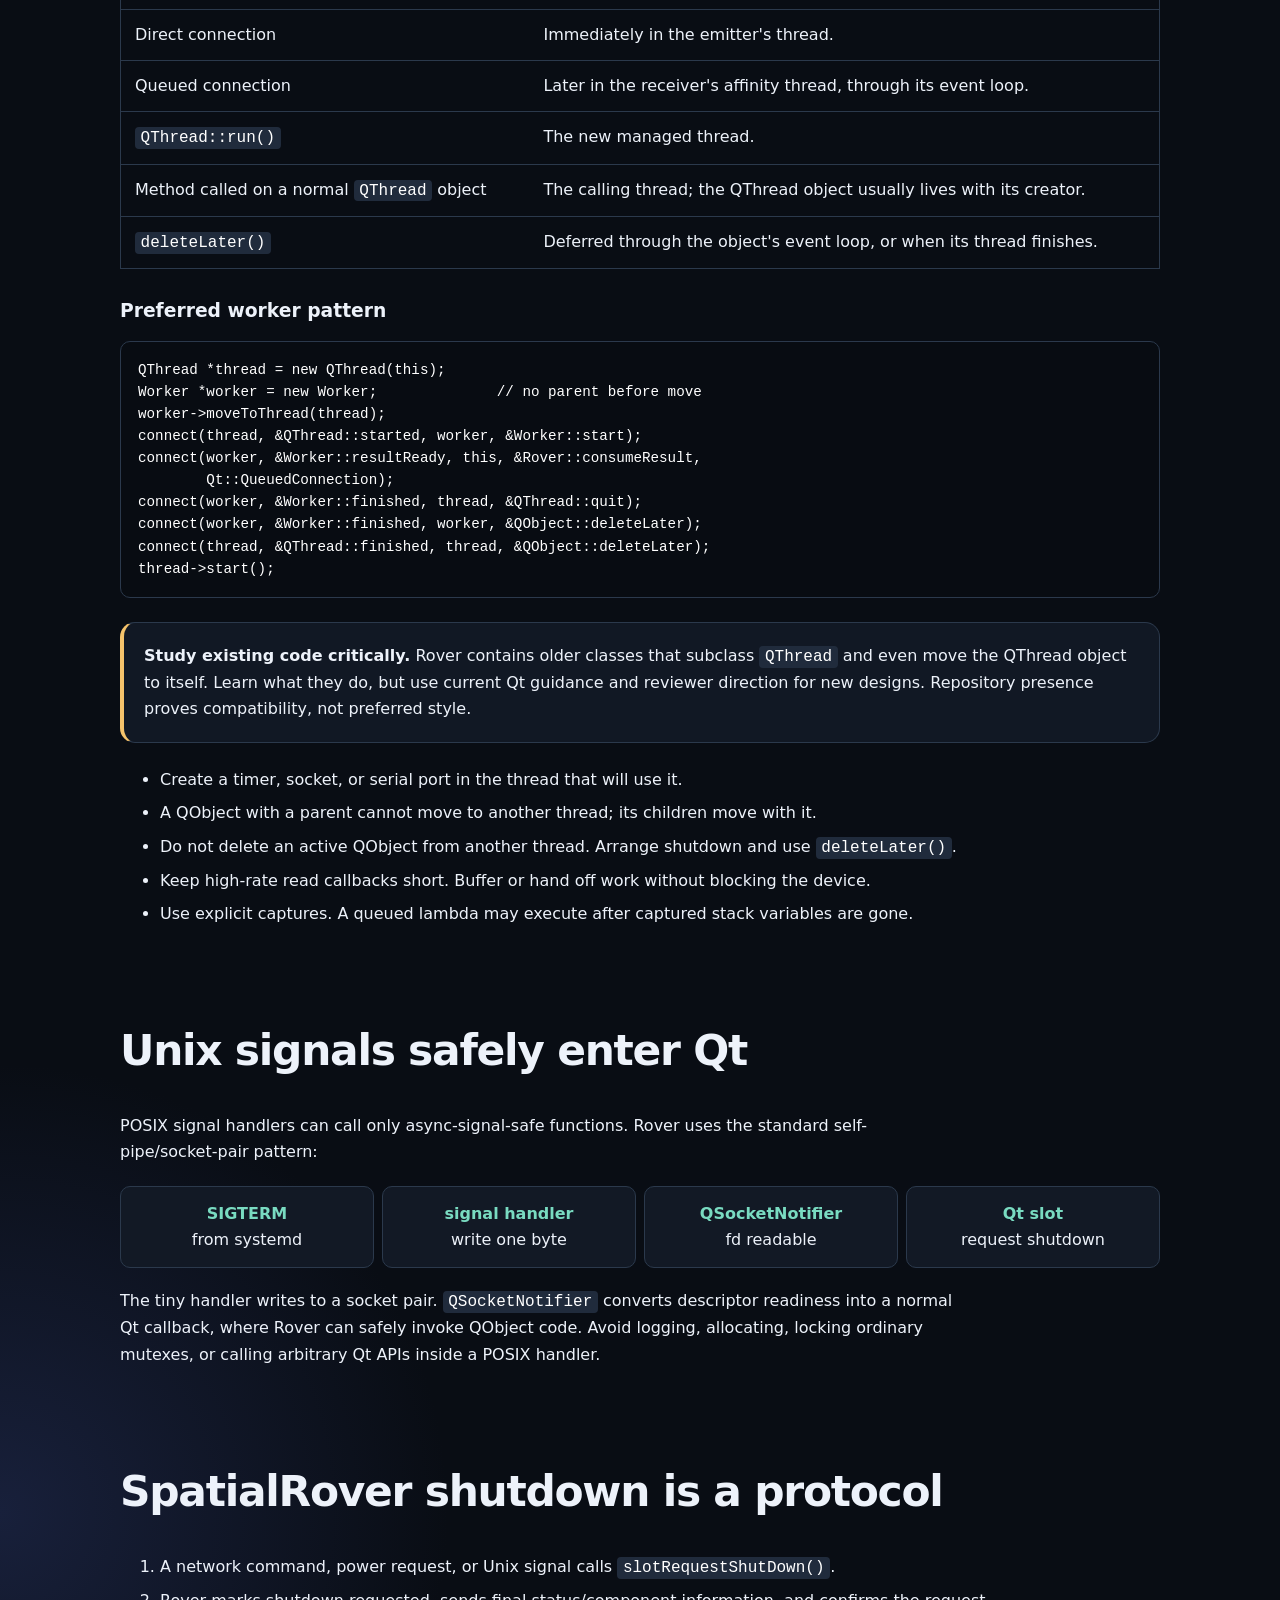
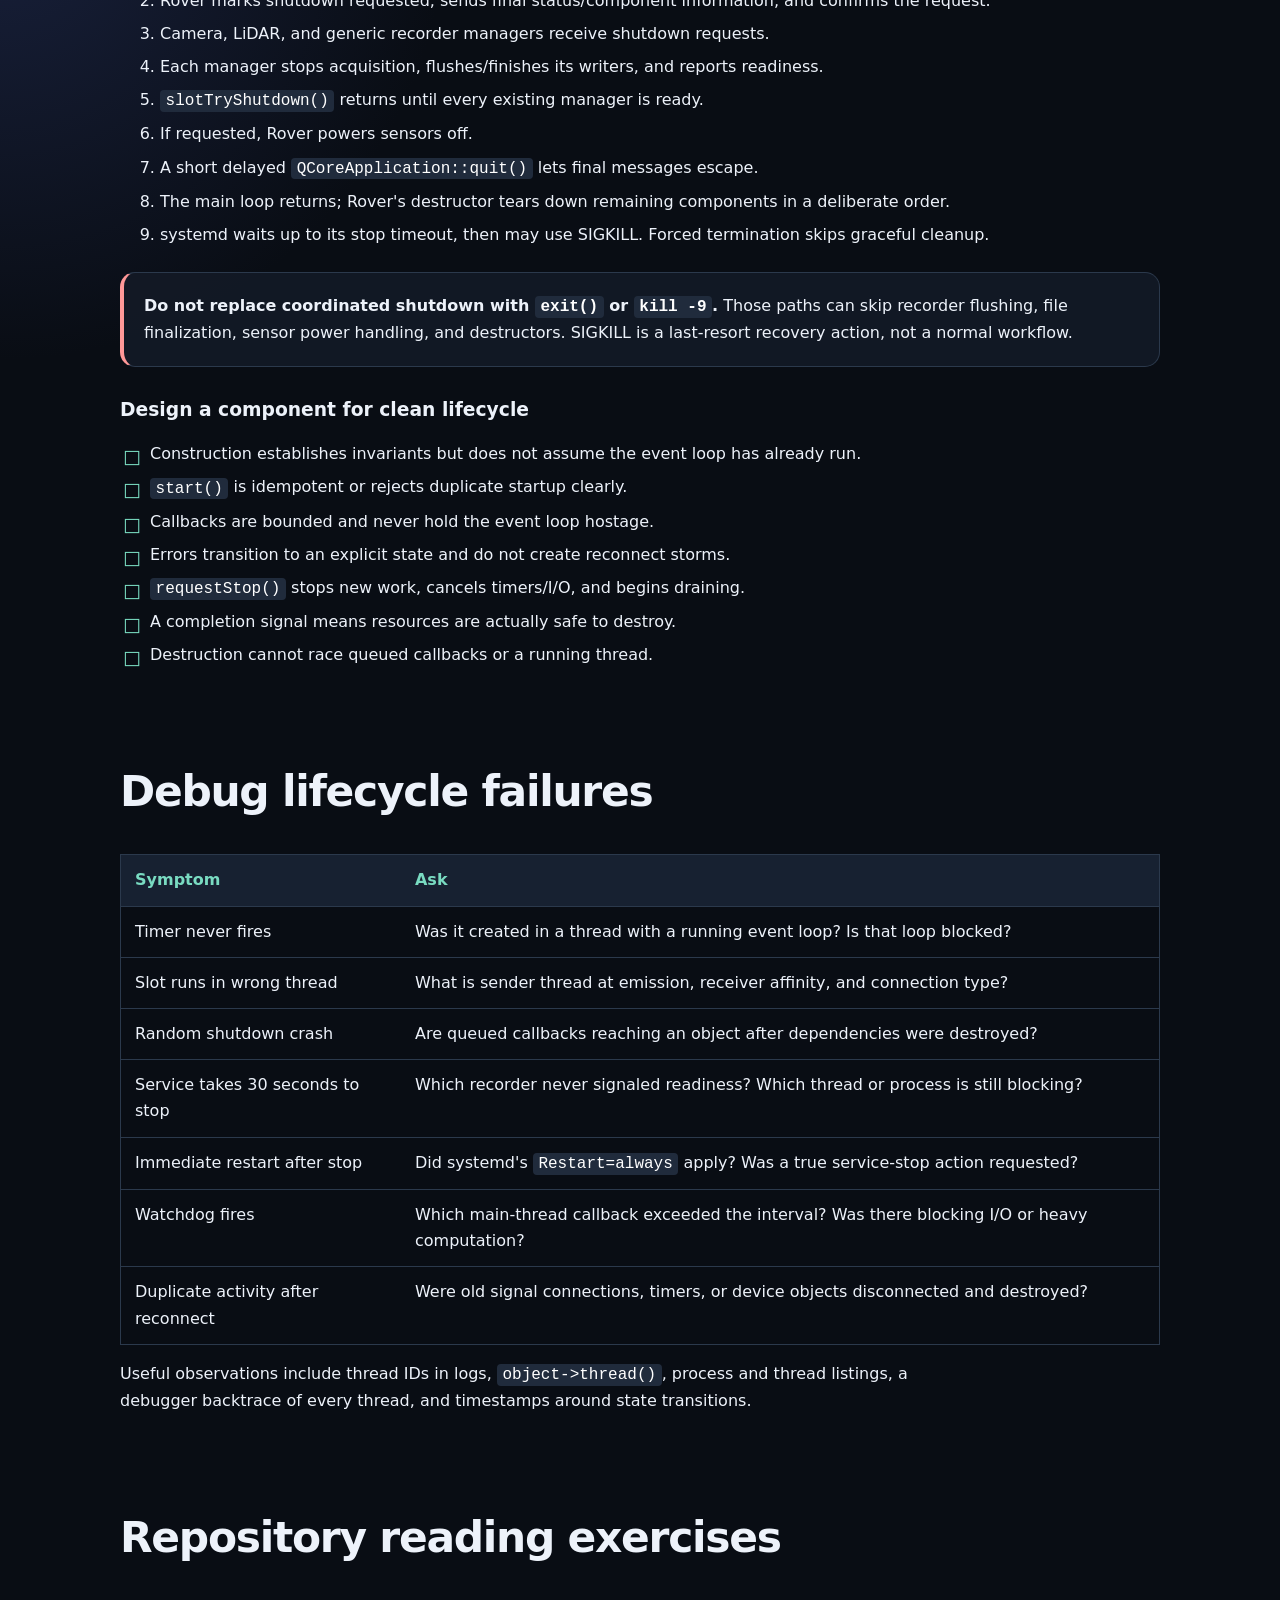
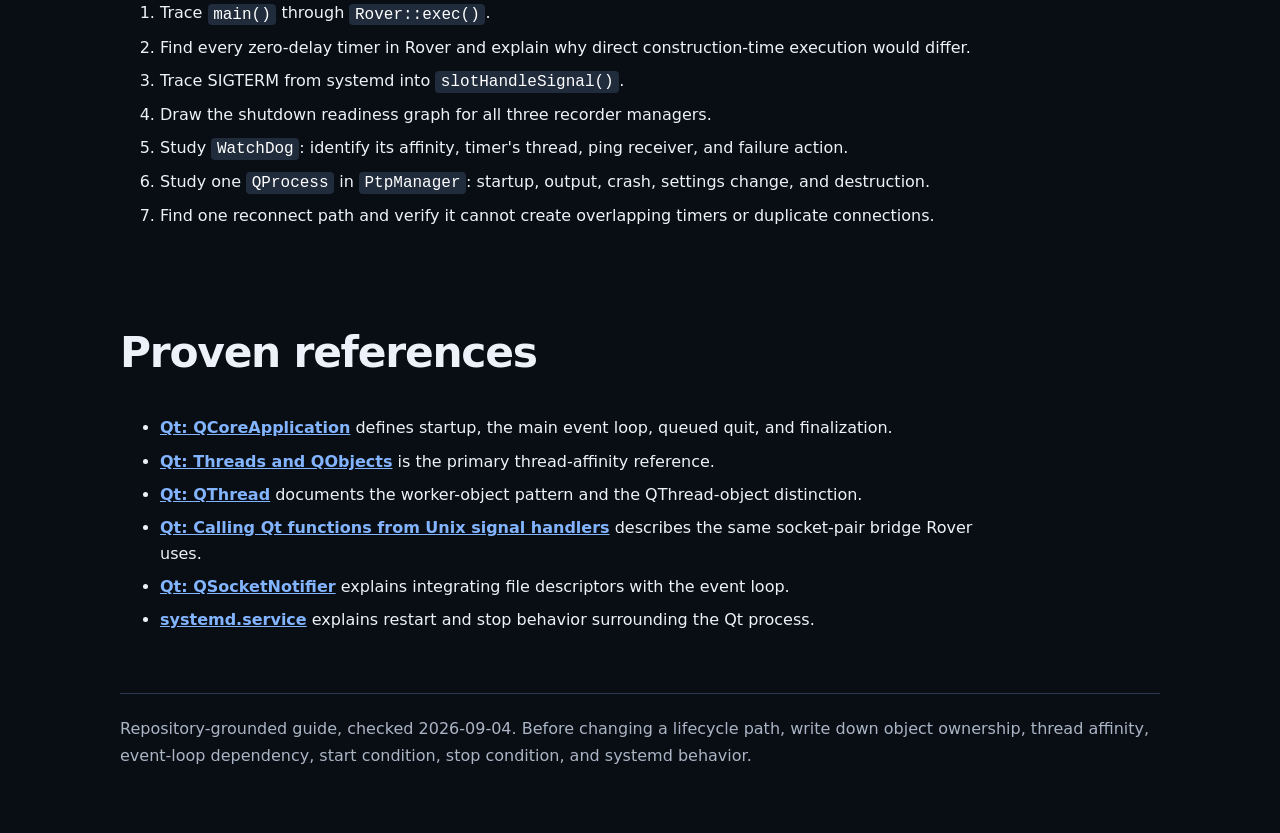
<file: spatialrover-qt-lifecycle-guide.html>
<!doctype html><html lang="en"><head><meta charset="utf-8"><meta name="viewport" content="width=device-width,initial-scale=1"><meta name="description" content="Qt event loop, thread, and shutdown lifecycle in SpatialRover"><title>SpatialRover Qt lifecycle</title><link rel="stylesheet" href="rover-guide.css"></head><body><main>
<nav><a href="index.html">← All guides</a><a href="spatialrover-start-here-guide.html">Start here</a><a href="#loop">Event loop</a><a href="#threads">Threads</a><a href="#shutdown">Shutdown</a><a href="#read">Read next</a></nav>
<div class="eyebrow">SpatialRover learning path · 4 of 4</div><h1>Qt lifecycle for a headless embedded service</h1><p class="lead">Rover uses Qt without a GUI. Its event loop coordinates timers, sockets, serial ports, child processes, Unix signals, worker threads, and controlled shutdown.</p>

<section id="loop"><h2>One process, one main event loop</h2><div class="flow"><div><strong><code>main()</code></strong>install signal bridge</div><div><strong><code>Rover</code></strong>construct + connect</div><div><strong><code>exec()</code></strong>dispatch events</div><div><strong><code>quit()</code></strong>leave loop</div><div><strong>destructors</strong>final cleanup</div></div>
<p><code>Rover</code> derives from <code>QCoreApplication</code>. Before <code>exec()</code>, constructors can create objects and connections, but queued work and zero-delay timers wait for the loop. This is why the code uses <code>QTimer::singleShot(0, ...)</code> for initialization that must happen after callers finish wiring signals.</p>
<div class="grid">
<article class="card"><h3>Event sources</h3><p>Timers, serial <code>readyRead</code>, network sockets, <code>QProcess</code> output, queued signals, and <code>QSocketNotifier</code> all become callbacks on an event loop.</p></article>
<article class="card"><h3>Run-to-completion</h3><p>A slot runs until it returns. While it runs, that thread's loop cannot dispatch another ordinary event.</p></article>
<article class="card"><h3>Deferred work</h3><p>Queued signals, posted events, zero-delay timers, and <code>deleteLater()</code> defer work to a compatible event-loop turn.</p></article>
<article class="card"><h3>Nested loops</h3><p>Manual <code>processEvents()</code> and nested event loops permit reentrancy. Prefer asynchronous state machines or workers.</p></article>
</div></section>

<section id="threads"><h2>Thread affinity, not object location</h2><p>Every QObject has an owning thread. Queued events execute in that thread. A <code>QThread</code> object normally belongs to its creator's thread, while <code>QThread::run()</code> executes in the managed thread. That distinction explains many surprising bugs.</p>
<table><thead><tr><th>Operation</th><th>Where it executes</th></tr></thead><tbody>
<tr><td>Direct method call</td><td>The caller's current thread, regardless of the target QObject's affinity.</td></tr><tr><td>Direct connection</td><td>Immediately in the emitter's thread.</td></tr><tr><td>Queued connection</td><td>Later in the receiver's affinity thread, through its event loop.</td></tr><tr><td><code>QThread::run()</code></td><td>The new managed thread.</td></tr><tr><td>Method called on a normal <code>QThread</code> object</td><td>The calling thread; the QThread object usually lives with its creator.</td></tr><tr><td><code>deleteLater()</code></td><td>Deferred through the object's event loop, or when its thread finishes.</td></tr></tbody></table>
<h3>Preferred worker pattern</h3><pre><code>QThread *thread = new QThread(this);
Worker *worker = new Worker;              // no parent before move
worker-&gt;moveToThread(thread);
connect(thread, &amp;QThread::started, worker, &amp;Worker::start);
connect(worker, &amp;Worker::resultReady, this, &amp;Rover::consumeResult,
        Qt::QueuedConnection);
connect(worker, &amp;Worker::finished, thread, &amp;QThread::quit);
connect(worker, &amp;Worker::finished, worker, &amp;QObject::deleteLater);
connect(thread, &amp;QThread::finished, thread, &amp;QObject::deleteLater);
thread-&gt;start();</code></pre>
<div class="callout"><strong>Study existing code critically.</strong> Rover contains older classes that subclass <code>QThread</code> and even move the QThread object to itself. Learn what they do, but use current Qt guidance and reviewer direction for new designs. Repository presence proves compatibility, not preferred style.</div>
<ul><li>Create a timer, socket, or serial port in the thread that will use it.</li><li>A QObject with a parent cannot move to another thread; its children move with it.</li><li>Do not delete an active QObject from another thread. Arrange shutdown and use <code>deleteLater()</code>.</li><li>Keep high-rate read callbacks short. Buffer or hand off work without blocking the device.</li><li>Use explicit captures. A queued lambda may execute after captured stack variables are gone.</li></ul></section>

<section><h2>Unix signals safely enter Qt</h2><p>POSIX signal handlers can call only async-signal-safe functions. Rover uses the standard self-pipe/socket-pair pattern:</p><div class="flow"><div><strong>SIGTERM</strong>from systemd</div><div><strong>signal handler</strong>write one byte</div><div><strong>QSocketNotifier</strong>fd readable</div><div><strong>Qt slot</strong>request shutdown</div></div>
<p>The tiny handler writes to a socket pair. <code>QSocketNotifier</code> converts descriptor readiness into a normal Qt callback, where Rover can safely invoke QObject code. Avoid logging, allocating, locking ordinary mutexes, or calling arbitrary Qt APIs inside a POSIX handler.</p></section>

<section id="shutdown"><h2>SpatialRover shutdown is a protocol</h2><ol>
<li>A network command, power request, or Unix signal calls <code>slotRequestShutDown()</code>.</li><li>Rover marks shutdown requested, sends final status/component information, and confirms the request.</li><li>Camera, LiDAR, and generic recorder managers receive shutdown requests.</li><li>Each manager stops acquisition, flushes/finishes its writers, and reports readiness.</li><li><code>slotTryShutdown()</code> returns until every existing manager is ready.</li><li>If requested, Rover powers sensors off.</li><li>A short delayed <code>QCoreApplication::quit()</code> lets final messages escape.</li><li>The main loop returns; Rover's destructor tears down remaining components in a deliberate order.</li><li>systemd waits up to its stop timeout, then may use SIGKILL. Forced termination skips graceful cleanup.</li></ol>
<div class="callout danger"><strong>Do not replace coordinated shutdown with <code>exit()</code> or <code>kill -9</code>.</strong> Those paths can skip recorder flushing, file finalization, sensor power handling, and destructors. SIGKILL is a last-resort recovery action, not a normal workflow.</div>
<h3>Design a component for clean lifecycle</h3><ul class="checklist"><li>Construction establishes invariants but does not assume the event loop has already run.</li><li><code>start()</code> is idempotent or rejects duplicate startup clearly.</li><li>Callbacks are bounded and never hold the event loop hostage.</li><li>Errors transition to an explicit state and do not create reconnect storms.</li><li><code>requestStop()</code> stops new work, cancels timers/I/O, and begins draining.</li><li>A completion signal means resources are actually safe to destroy.</li><li>Destruction cannot race queued callbacks or a running thread.</li></ul></section>

<section><h2>Debug lifecycle failures</h2><table><thead><tr><th>Symptom</th><th>Ask</th></tr></thead><tbody>
<tr><td>Timer never fires</td><td>Was it created in a thread with a running event loop? Is that loop blocked?</td></tr><tr><td>Slot runs in wrong thread</td><td>What is sender thread at emission, receiver affinity, and connection type?</td></tr><tr><td>Random shutdown crash</td><td>Are queued callbacks reaching an object after dependencies were destroyed?</td></tr><tr><td>Service takes 30 seconds to stop</td><td>Which recorder never signaled readiness? Which thread or process is still blocking?</td></tr><tr><td>Immediate restart after stop</td><td>Did systemd's <code>Restart=always</code> apply? Was a true service-stop action requested?</td></tr><tr><td>Watchdog fires</td><td>Which main-thread callback exceeded the interval? Was there blocking I/O or heavy computation?</td></tr><tr><td>Duplicate activity after reconnect</td><td>Were old signal connections, timers, or device objects disconnected and destroyed?</td></tr></tbody></table>
<p>Useful observations include thread IDs in logs, <code>object-&gt;thread()</code>, process and thread listings, a debugger backtrace of every thread, and timestamps around state transitions.</p></section>

<section><h2>Repository reading exercises</h2><ol><li>Trace <code>main()</code> through <code>Rover::exec()</code>.</li><li>Find every zero-delay timer in Rover and explain why direct construction-time execution would differ.</li><li>Trace SIGTERM from systemd into <code>slotHandleSignal()</code>.</li><li>Draw the shutdown readiness graph for all three recorder managers.</li><li>Study <code>WatchDog</code>: identify its affinity, timer's thread, ping receiver, and failure action.</li><li>Study one <code>QProcess</code> in <code>PtpManager</code>: startup, output, crash, settings change, and destruction.</li><li>Find one reconnect path and verify it cannot create overlapping timers or duplicate connections.</li></ol></section>

<section id="read" class="reading"><h2>Proven references</h2><ul>
<li><a href="https://doc.qt.io/qt-6/qcoreapplication.html">Qt: QCoreApplication</a> defines startup, the main event loop, queued quit, and finalization.</li>
<li><a href="https://doc.qt.io/qt-6/threads-qobject.html">Qt: Threads and QObjects</a> is the primary thread-affinity reference.</li>
<li><a href="https://doc.qt.io/qt-6/qthread.html">Qt: QThread</a> documents the worker-object pattern and the QThread-object distinction.</li>
<li><a href="https://doc.qt.io/qt-6/unix-signals.html">Qt: Calling Qt functions from Unix signal handlers</a> describes the same socket-pair bridge Rover uses.</li>
<li><a href="https://doc.qt.io/qt-6/qsocketnotifier.html">Qt: QSocketNotifier</a> explains integrating file descriptors with the event loop.</li>
<li><a href="https://man7.org/linux/man-pages/man5/systemd.service.5%40%40systemd.html">systemd.service</a> explains restart and stop behavior surrounding the Qt process.</li>
</ul></section><footer>Repository-grounded guide, checked 2026-09-04. Before changing a lifecycle path, write down object ownership, thread affinity, event-loop dependency, start condition, stop condition, and systemd behavior.</footer></main></body></html>
</file>
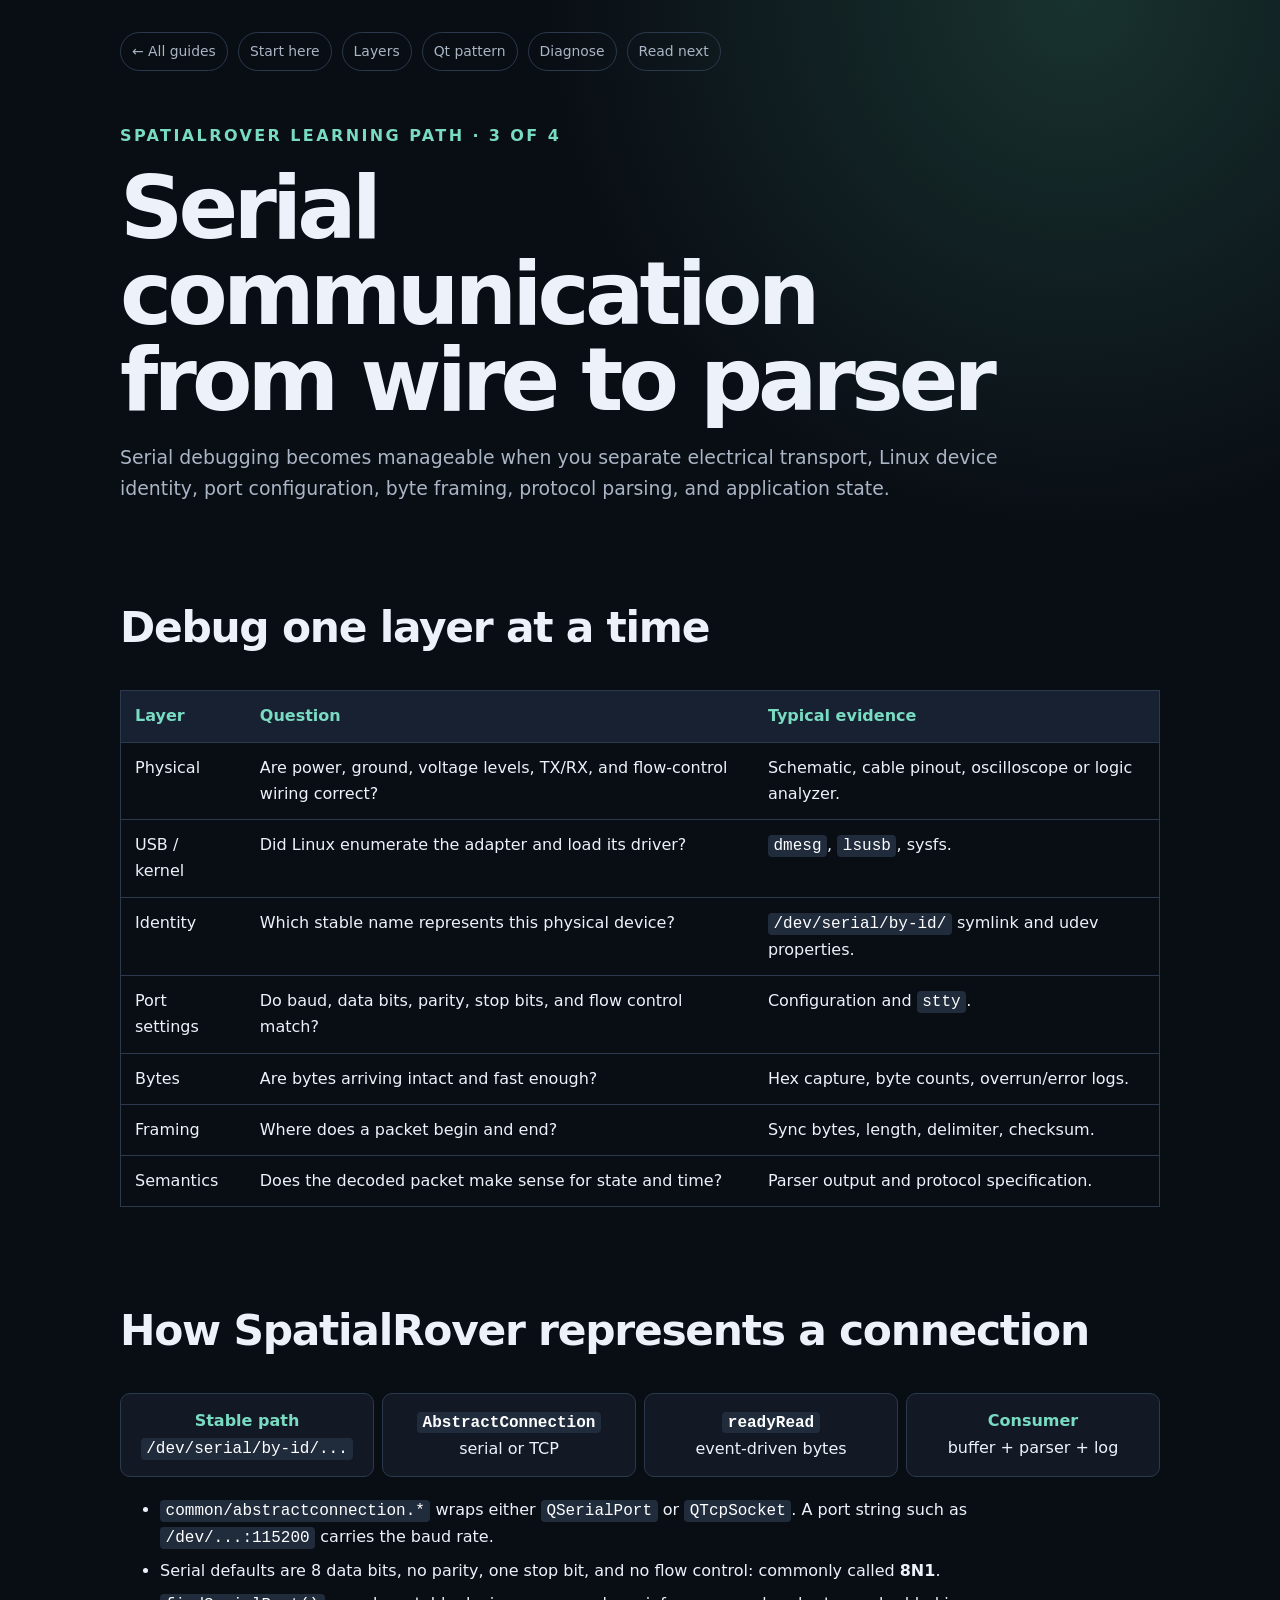
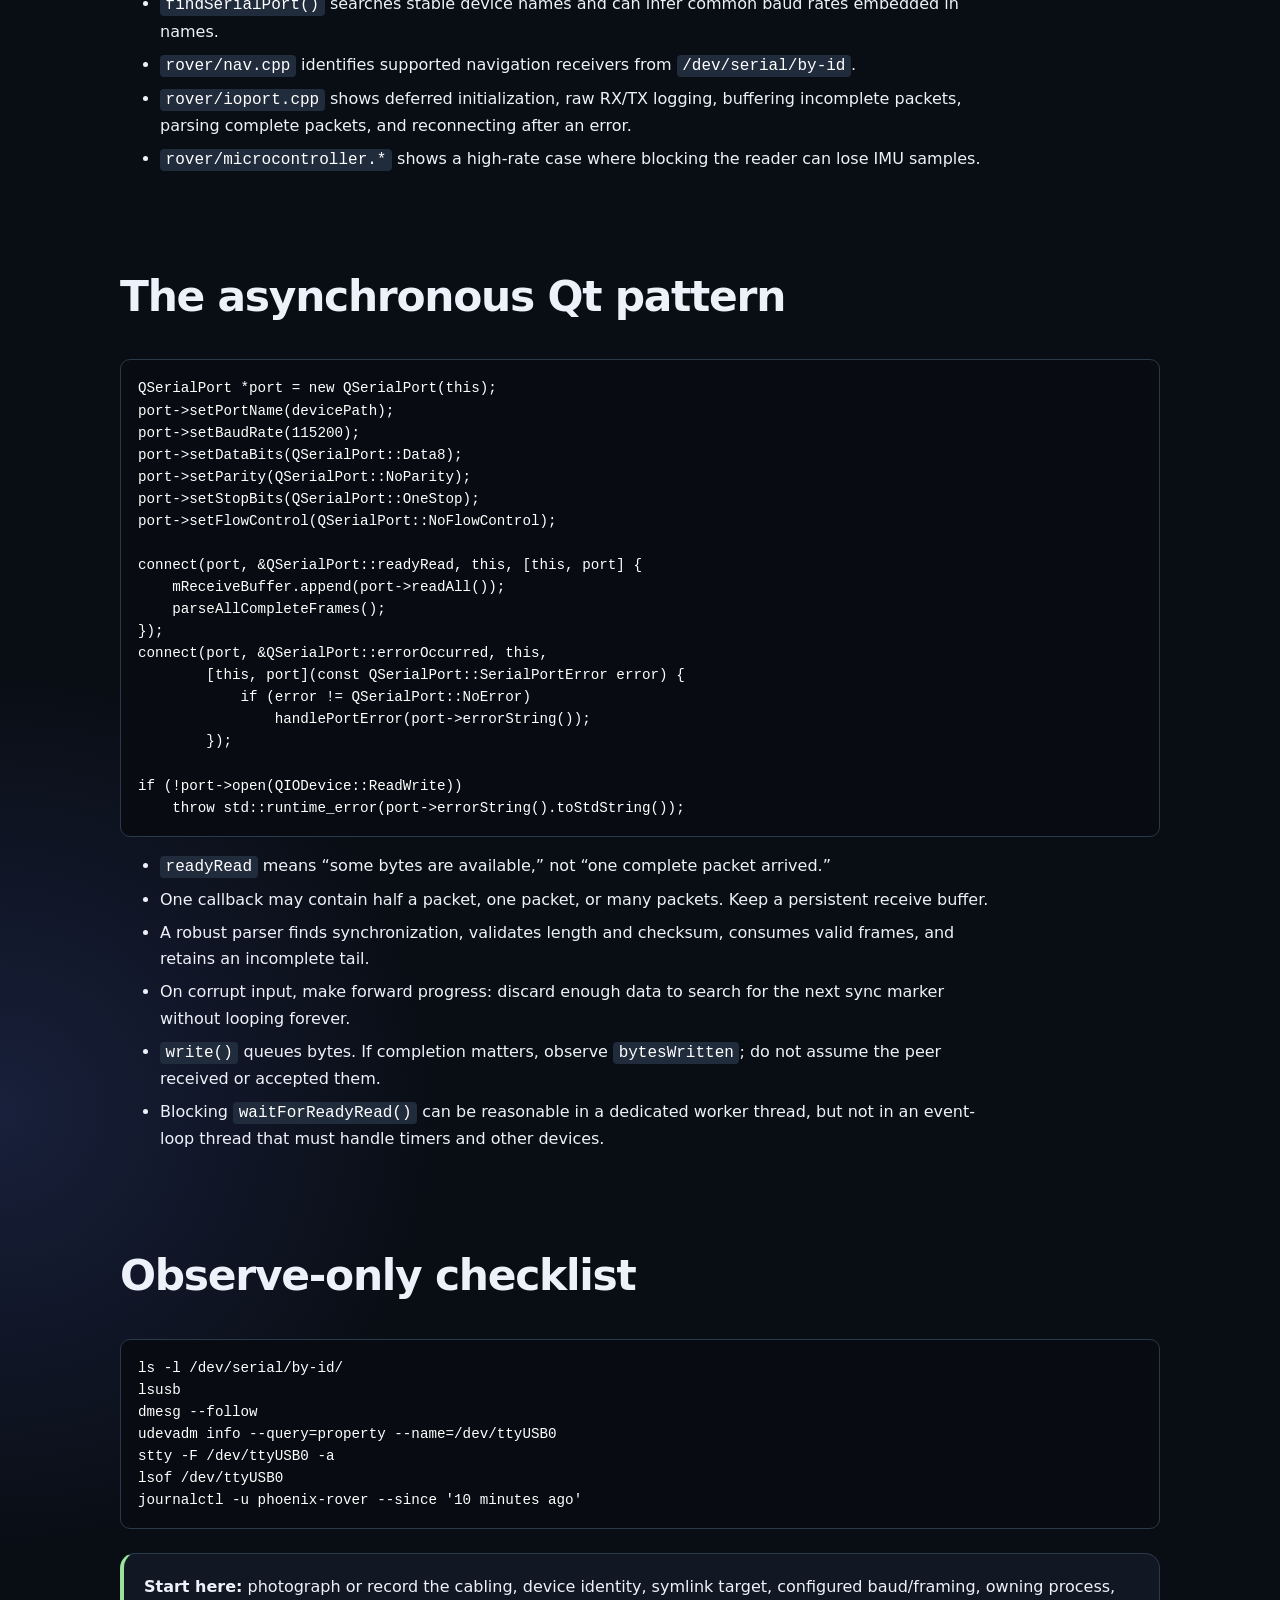
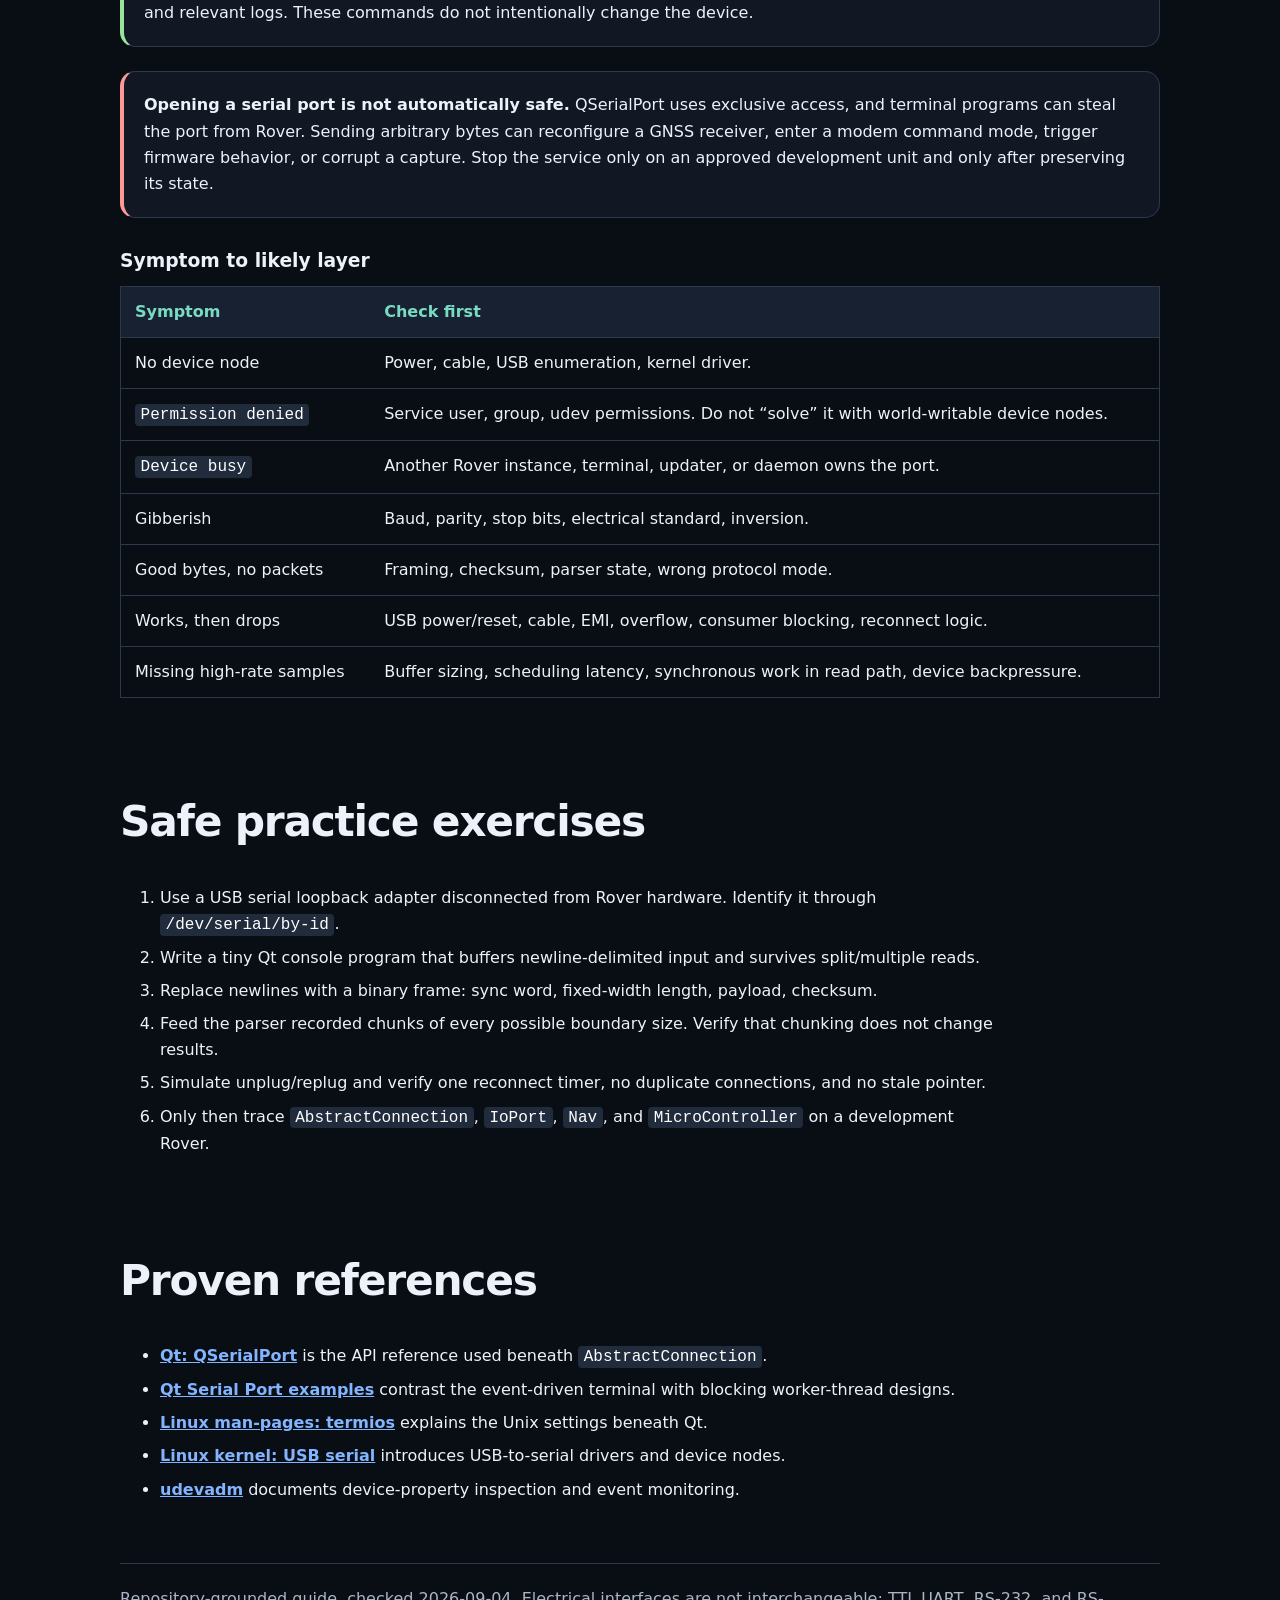
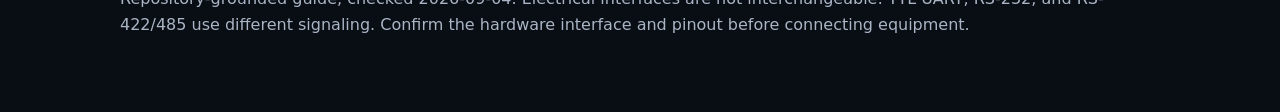
<file: spatialrover-serial-communication-guide.html>
<!doctype html><html lang="en"><head><meta charset="utf-8"><meta name="viewport" content="width=device-width,initial-scale=1"><meta name="description" content="Serial communication and troubleshooting for SpatialRover"><title>SpatialRover serial communication</title><link rel="stylesheet" href="rover-guide.css"></head><body><main>
<nav><a href="index.html">← All guides</a><a href="spatialrover-start-here-guide.html">Start here</a><a href="#layers">Layers</a><a href="#qt">Qt pattern</a><a href="#diagnose">Diagnose</a><a href="#read">Read next</a></nav>
<div class="eyebrow">SpatialRover learning path · 3 of 4</div><h1>Serial communication from wire to parser</h1><p class="lead">Serial debugging becomes manageable when you separate electrical transport, Linux device identity, port configuration, byte framing, protocol parsing, and application state.</p>

<section id="layers"><h2>Debug one layer at a time</h2><table><thead><tr><th>Layer</th><th>Question</th><th>Typical evidence</th></tr></thead><tbody>
<tr><td>Physical</td><td>Are power, ground, voltage levels, TX/RX, and flow-control wiring correct?</td><td>Schematic, cable pinout, oscilloscope or logic analyzer.</td></tr>
<tr><td>USB / kernel</td><td>Did Linux enumerate the adapter and load its driver?</td><td><code>dmesg</code>, <code>lsusb</code>, sysfs.</td></tr>
<tr><td>Identity</td><td>Which stable name represents this physical device?</td><td><code>/dev/serial/by-id/</code> symlink and udev properties.</td></tr>
<tr><td>Port settings</td><td>Do baud, data bits, parity, stop bits, and flow control match?</td><td>Configuration and <code>stty</code>.</td></tr>
<tr><td>Bytes</td><td>Are bytes arriving intact and fast enough?</td><td>Hex capture, byte counts, overrun/error logs.</td></tr>
<tr><td>Framing</td><td>Where does a packet begin and end?</td><td>Sync bytes, length, delimiter, checksum.</td></tr>
<tr><td>Semantics</td><td>Does the decoded packet make sense for state and time?</td><td>Parser output and protocol specification.</td></tr>
</tbody></table></section>

<section><h2>How SpatialRover represents a connection</h2><div class="flow"><div><strong>Stable path</strong><code>/dev/serial/by-id/...</code></div><div><strong><code>AbstractConnection</code></strong>serial or TCP</div><div><strong><code>readyRead</code></strong>event-driven bytes</div><div><strong>Consumer</strong>buffer + parser + log</div></div>
<ul><li><code>common/abstractconnection.*</code> wraps either <code>QSerialPort</code> or <code>QTcpSocket</code>. A port string such as <code>/dev/...:115200</code> carries the baud rate.</li><li>Serial defaults are 8 data bits, no parity, one stop bit, and no flow control: commonly called <strong>8N1</strong>.</li><li><code>findSerialPort()</code> searches stable device names and can infer common baud rates embedded in names.</li><li><code>rover/nav.cpp</code> identifies supported navigation receivers from <code>/dev/serial/by-id</code>.</li><li><code>rover/ioport.cpp</code> shows deferred initialization, raw RX/TX logging, buffering incomplete packets, parsing complete packets, and reconnecting after an error.</li><li><code>rover/microcontroller.*</code> shows a high-rate case where blocking the reader can lose IMU samples.</li></ul></section>

<section id="qt"><h2>The asynchronous Qt pattern</h2><pre><code>QSerialPort *port = new QSerialPort(this);
port-&gt;setPortName(devicePath);
port-&gt;setBaudRate(115200);
port-&gt;setDataBits(QSerialPort::Data8);
port-&gt;setParity(QSerialPort::NoParity);
port-&gt;setStopBits(QSerialPort::OneStop);
port-&gt;setFlowControl(QSerialPort::NoFlowControl);

connect(port, &amp;QSerialPort::readyRead, this, [this, port] {
    mReceiveBuffer.append(port-&gt;readAll());
    parseAllCompleteFrames();
});
connect(port, &amp;QSerialPort::errorOccurred, this,
        [this, port](const QSerialPort::SerialPortError error) {
            if (error != QSerialPort::NoError)
                handlePortError(port-&gt;errorString());
        });

if (!port-&gt;open(QIODevice::ReadWrite))
    throw std::runtime_error(port-&gt;errorString().toStdString());</code></pre>
<ul><li><code>readyRead</code> means “some bytes are available,” not “one complete packet arrived.”</li><li>One callback may contain half a packet, one packet, or many packets. Keep a persistent receive buffer.</li><li>A robust parser finds synchronization, validates length and checksum, consumes valid frames, and retains an incomplete tail.</li><li>On corrupt input, make forward progress: discard enough data to search for the next sync marker without looping forever.</li><li><code>write()</code> queues bytes. If completion matters, observe <code>bytesWritten</code>; do not assume the peer received or accepted them.</li><li>Blocking <code>waitForReadyRead()</code> can be reasonable in a dedicated worker thread, but not in an event-loop thread that must handle timers and other devices.</li></ul></section>

<section id="diagnose"><h2>Observe-only checklist</h2><pre><code>ls -l /dev/serial/by-id/
lsusb
dmesg --follow
udevadm info --query=property --name=/dev/ttyUSB0
stty -F /dev/ttyUSB0 -a
lsof /dev/ttyUSB0
journalctl -u phoenix-rover --since '10 minutes ago'</code></pre>
<div class="callout safe"><strong>Start here:</strong> photograph or record the cabling, device identity, symlink target, configured baud/framing, owning process, and relevant logs. These commands do not intentionally change the device.</div>
<div class="callout danger"><strong>Opening a serial port is not automatically safe.</strong> QSerialPort uses exclusive access, and terminal programs can steal the port from Rover. Sending arbitrary bytes can reconfigure a GNSS receiver, enter a modem command mode, trigger firmware behavior, or corrupt a capture. Stop the service only on an approved development unit and only after preserving its state.</div>

<h3>Symptom to likely layer</h3><table><thead><tr><th>Symptom</th><th>Check first</th></tr></thead><tbody>
<tr><td>No device node</td><td>Power, cable, USB enumeration, kernel driver.</td></tr><tr><td><code>Permission denied</code></td><td>Service user, group, udev permissions. Do not “solve” it with world-writable device nodes.</td></tr><tr><td><code>Device busy</code></td><td>Another Rover instance, terminal, updater, or daemon owns the port.</td></tr><tr><td>Gibberish</td><td>Baud, parity, stop bits, electrical standard, inversion.</td></tr><tr><td>Good bytes, no packets</td><td>Framing, checksum, parser state, wrong protocol mode.</td></tr><tr><td>Works, then drops</td><td>USB power/reset, cable, EMI, overflow, consumer blocking, reconnect logic.</td></tr><tr><td>Missing high-rate samples</td><td>Buffer sizing, scheduling latency, synchronous work in read path, device backpressure.</td></tr></tbody></table></section>

<section><h2>Safe practice exercises</h2><ol><li>Use a USB serial loopback adapter disconnected from Rover hardware. Identify it through <code>/dev/serial/by-id</code>.</li><li>Write a tiny Qt console program that buffers newline-delimited input and survives split/multiple reads.</li><li>Replace newlines with a binary frame: sync word, fixed-width length, payload, checksum.</li><li>Feed the parser recorded chunks of every possible boundary size. Verify that chunking does not change results.</li><li>Simulate unplug/replug and verify one reconnect timer, no duplicate connections, and no stale pointer.</li><li>Only then trace <code>AbstractConnection</code>, <code>IoPort</code>, <code>Nav</code>, and <code>MicroController</code> on a development Rover.</li></ol></section>

<section id="read" class="reading"><h2>Proven references</h2><ul>
<li><a href="https://doc.qt.io/qt-6/qserialport.html">Qt: QSerialPort</a> is the API reference used beneath <code>AbstractConnection</code>.</li>
<li><a href="https://doc.qt.io/qt-6/qtserialport-examples.html">Qt Serial Port examples</a> contrast the event-driven terminal with blocking worker-thread designs.</li>
<li><a href="https://man7.org/linux/man-pages/man3/termios.3.html">Linux man-pages: termios</a> explains the Unix settings beneath Qt.</li>
<li><a href="https://docs.kernel.org/usb/usb-serial.html">Linux kernel: USB serial</a> introduces USB-to-serial drivers and device nodes.</li>
<li><a href="https://man7.org/linux/man-pages/man8/udevadm.8.html">udevadm</a> documents device-property inspection and event monitoring.</li>
</ul></section><footer>Repository-grounded guide, checked 2026-09-04. Electrical interfaces are not interchangeable: TTL UART, RS-232, and RS-422/485 use different signaling. Confirm the hardware interface and pinout before connecting equipment.</footer></main></body></html>
</file>
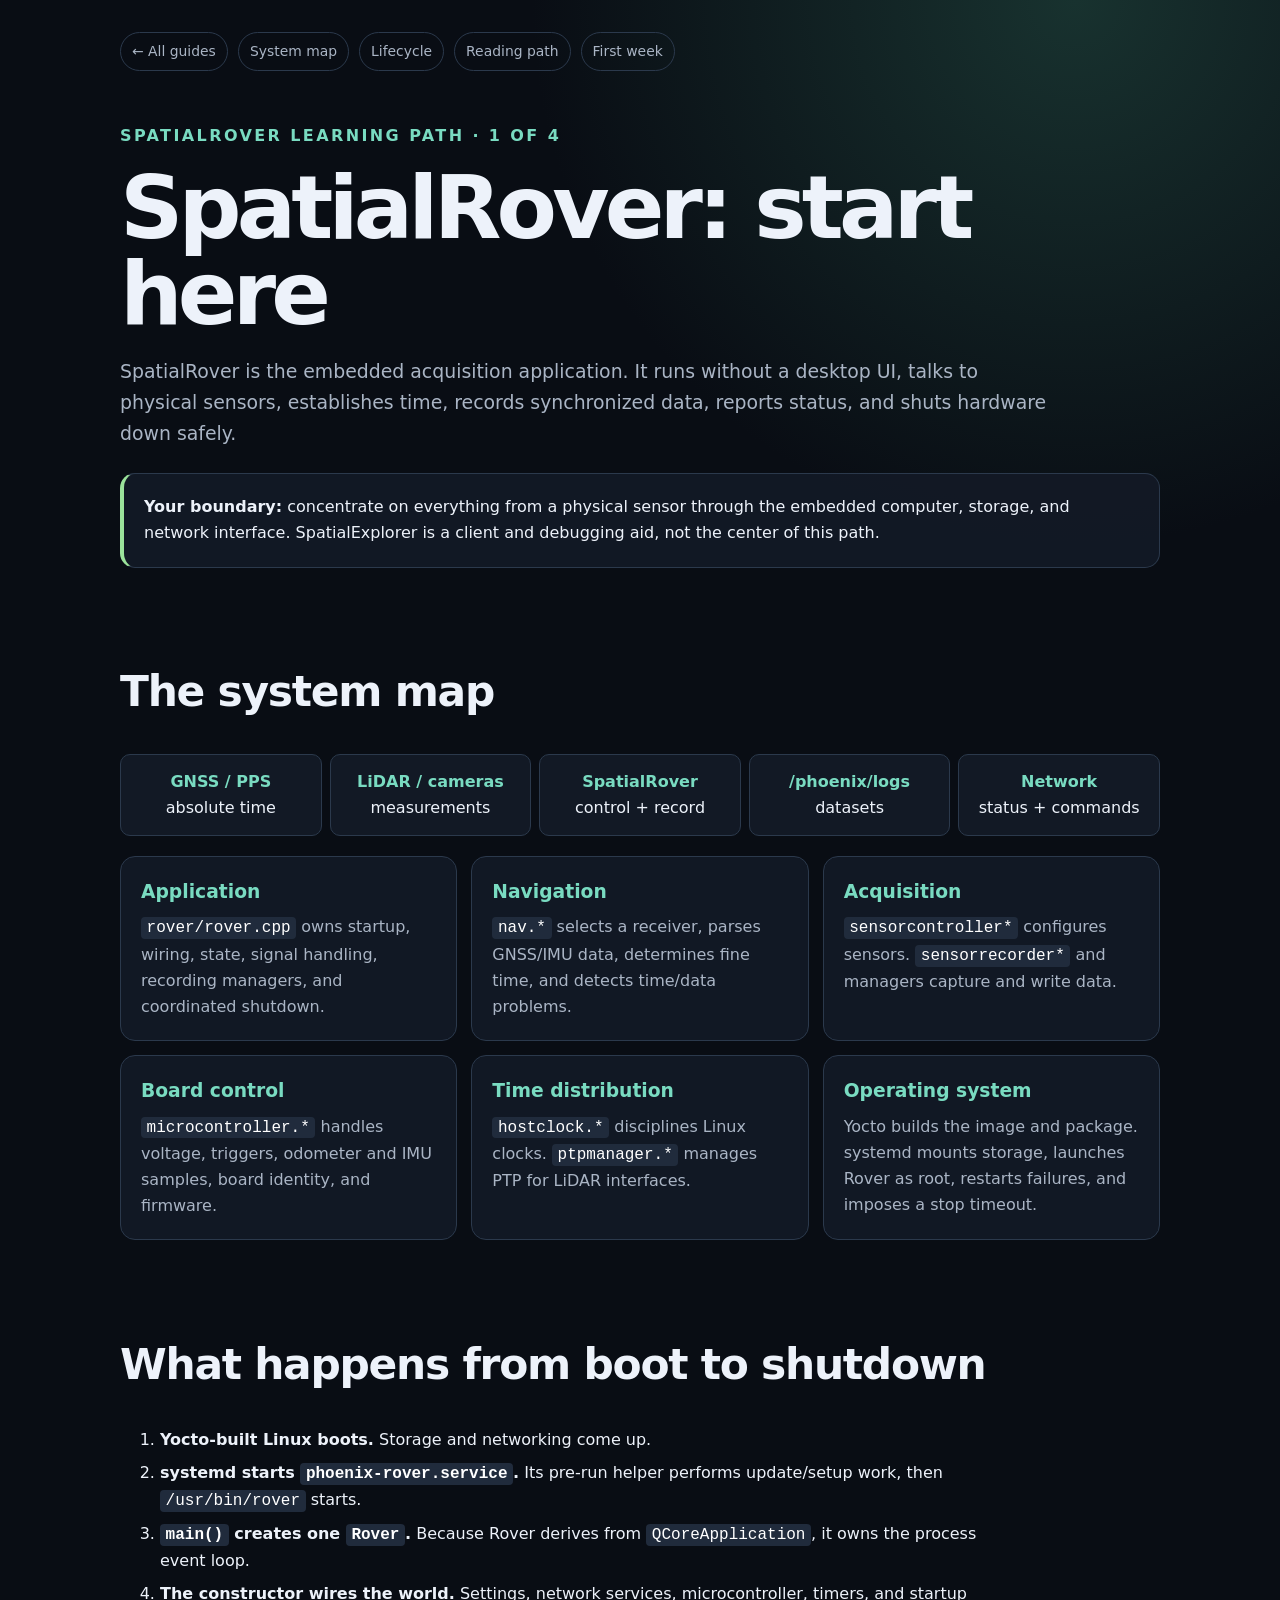
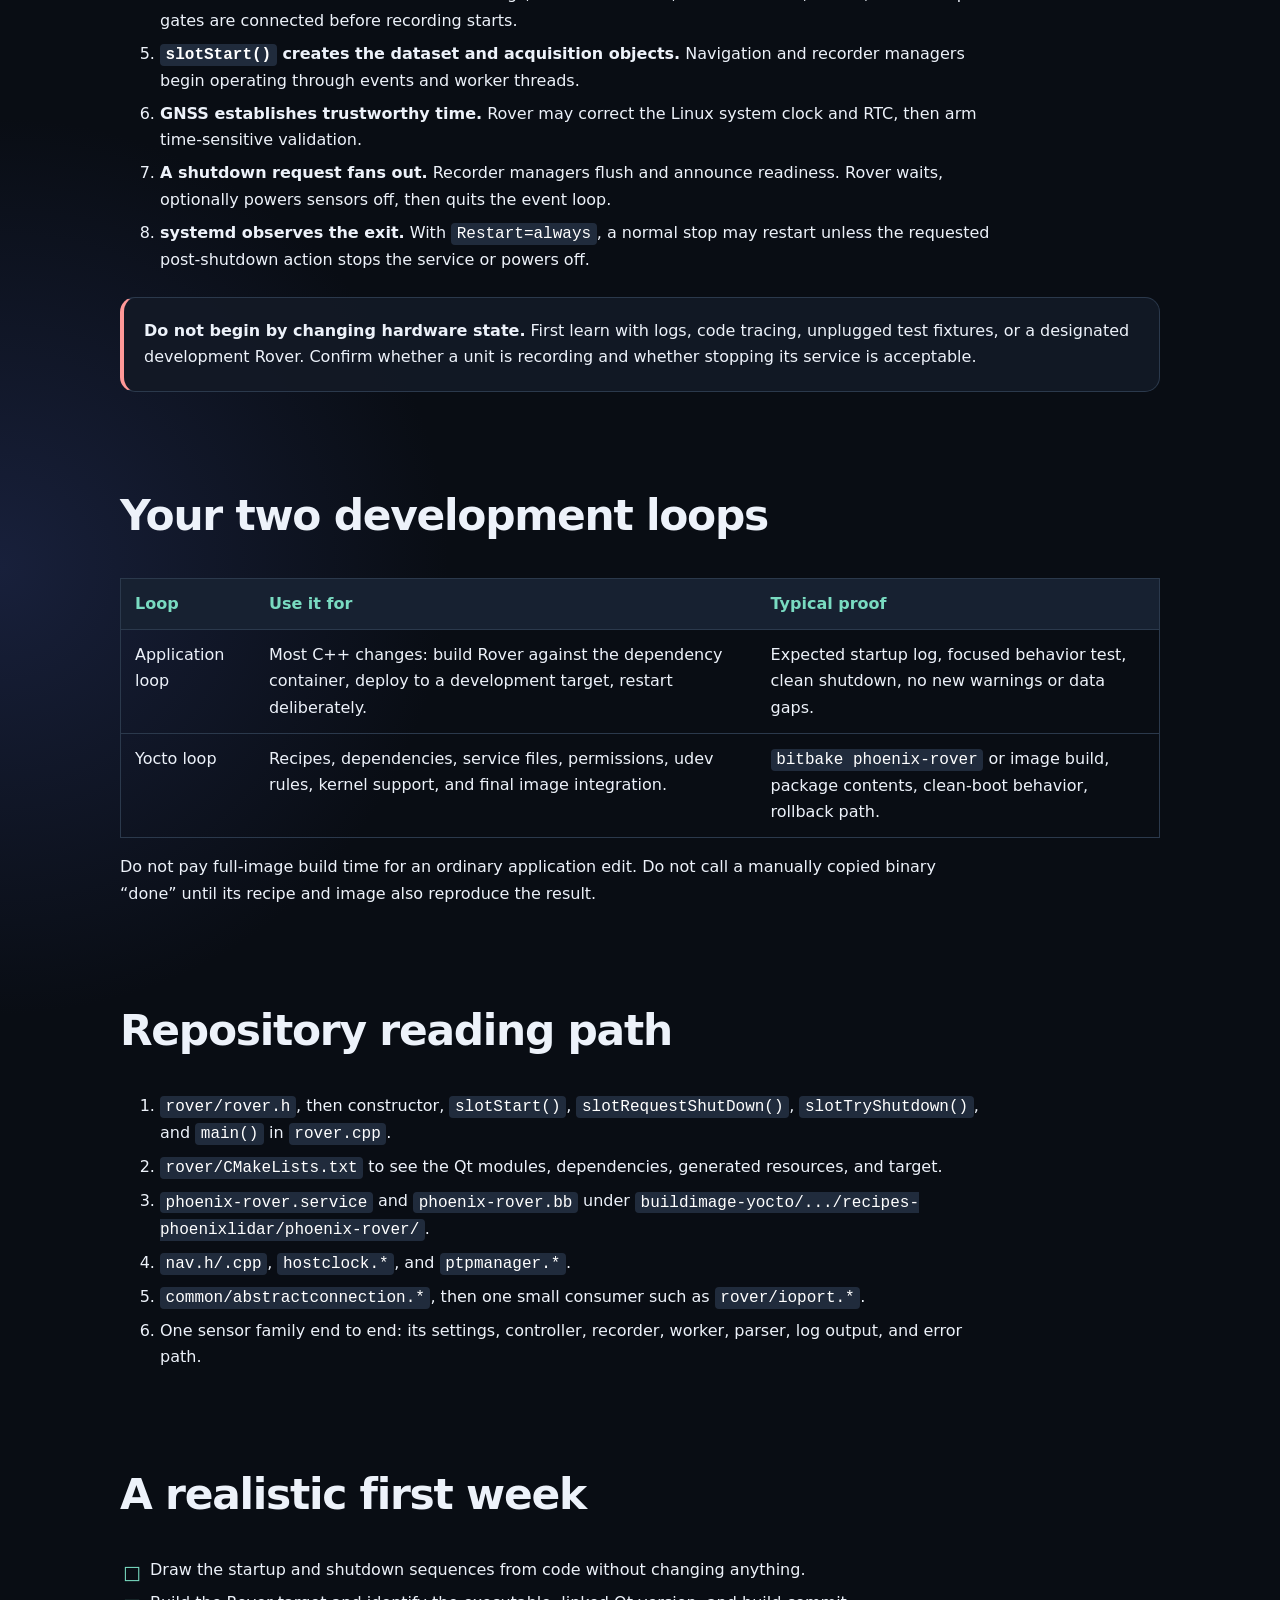
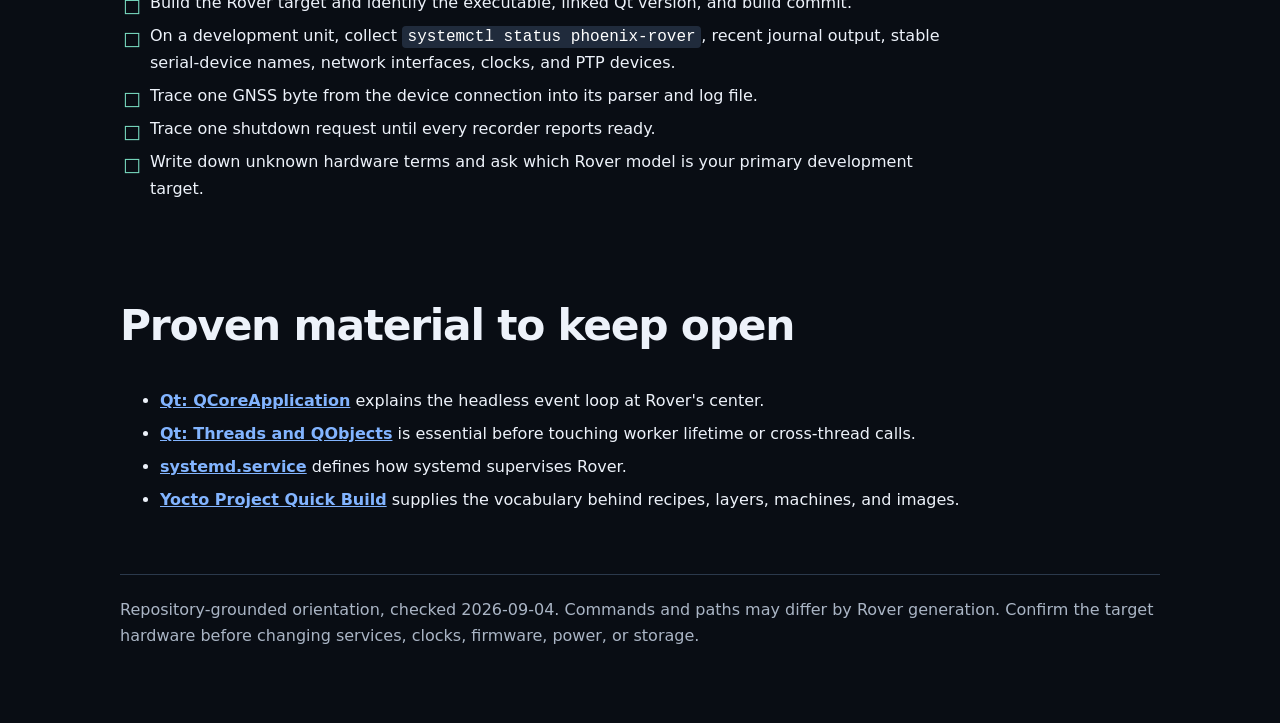
<file: spatialrover-start-here-guide.html>
<!doctype html><html lang="en"><head><meta charset="utf-8"><meta name="viewport" content="width=device-width,initial-scale=1"><meta name="description" content="A first-week orientation to SpatialRover development"><title>SpatialRover: start here</title><link rel="stylesheet" href="rover-guide.css"></head><body><main>
<nav><a href="index.html">← All guides</a><a href="#map">System map</a><a href="#lifecycle">Lifecycle</a><a href="#read">Reading path</a><a href="#week">First week</a></nav>
<div class="eyebrow">SpatialRover learning path · 1 of 4</div><h1>SpatialRover: start here</h1>
<p class="lead">SpatialRover is the embedded acquisition application. It runs without a desktop UI, talks to physical sensors, establishes time, records synchronized data, reports status, and shuts hardware down safely.</p>
<div class="callout safe"><strong>Your boundary:</strong> concentrate on everything from a physical sensor through the embedded computer, storage, and network interface. SpatialExplorer is a client and debugging aid, not the center of this path.</div>

<section id="map"><h2>The system map</h2><div class="flow"><div><strong>GNSS / PPS</strong>absolute time</div><div><strong>LiDAR / cameras</strong>measurements</div><div><strong>SpatialRover</strong>control + record</div><div><strong>/phoenix/logs</strong>datasets</div><div><strong>Network</strong>status + commands</div></div>
<div class="grid three">
<article class="card"><h3>Application</h3><p><code>rover/rover.cpp</code> owns startup, wiring, state, signal handling, recording managers, and coordinated shutdown.</p></article>
<article class="card"><h3>Navigation</h3><p><code>nav.*</code> selects a receiver, parses GNSS/IMU data, determines fine time, and detects time/data problems.</p></article>
<article class="card"><h3>Acquisition</h3><p><code>sensorcontroller*</code> configures sensors. <code>sensorrecorder*</code> and managers capture and write data.</p></article>
<article class="card"><h3>Board control</h3><p><code>microcontroller.*</code> handles voltage, triggers, odometer and IMU samples, board identity, and firmware.</p></article>
<article class="card"><h3>Time distribution</h3><p><code>hostclock.*</code> disciplines Linux clocks. <code>ptpmanager.*</code> manages PTP for LiDAR interfaces.</p></article>
<article class="card"><h3>Operating system</h3><p>Yocto builds the image and package. systemd mounts storage, launches Rover as root, restarts failures, and imposes a stop timeout.</p></article>
</div></section>

<section id="lifecycle"><h2>What happens from boot to shutdown</h2>
<ol><li><strong>Yocto-built Linux boots.</strong> Storage and networking come up.</li><li><strong>systemd starts <code>phoenix-rover.service</code>.</strong> Its pre-run helper performs update/setup work, then <code>/usr/bin/rover</code> starts.</li><li><strong><code>main()</code> creates one <code>Rover</code>.</strong> Because Rover derives from <code>QCoreApplication</code>, it owns the process event loop.</li><li><strong>The constructor wires the world.</strong> Settings, network services, microcontroller, timers, and startup gates are connected before recording starts.</li><li><strong><code>slotStart()</code> creates the dataset and acquisition objects.</strong> Navigation and recorder managers begin operating through events and worker threads.</li><li><strong>GNSS establishes trustworthy time.</strong> Rover may correct the Linux system clock and RTC, then arm time-sensitive validation.</li><li><strong>A shutdown request fans out.</strong> Recorder managers flush and announce readiness. Rover waits, optionally powers sensors off, then quits the event loop.</li><li><strong>systemd observes the exit.</strong> With <code>Restart=always</code>, a normal stop may restart unless the requested post-shutdown action stops the service or powers off.</li></ol>
<div class="callout danger"><strong>Do not begin by changing hardware state.</strong> First learn with logs, code tracing, unplugged test fixtures, or a designated development Rover. Confirm whether a unit is recording and whether stopping its service is acceptable.</div></section>

<section><h2>Your two development loops</h2><table><thead><tr><th>Loop</th><th>Use it for</th><th>Typical proof</th></tr></thead><tbody>
<tr><td>Application loop</td><td>Most C++ changes: build Rover against the dependency container, deploy to a development target, restart deliberately.</td><td>Expected startup log, focused behavior test, clean shutdown, no new warnings or data gaps.</td></tr>
<tr><td>Yocto loop</td><td>Recipes, dependencies, service files, permissions, udev rules, kernel support, and final image integration.</td><td><code>bitbake phoenix-rover</code> or image build, package contents, clean-boot behavior, rollback path.</td></tr>
</tbody></table><p>Do not pay full-image build time for an ordinary application edit. Do not call a manually copied binary “done” until its recipe and image also reproduce the result.</p></section>

<section id="read"><h2>Repository reading path</h2><ol>
<li><code>rover/rover.h</code>, then constructor, <code>slotStart()</code>, <code>slotRequestShutDown()</code>, <code>slotTryShutdown()</code>, and <code>main()</code> in <code>rover.cpp</code>.</li>
<li><code>rover/CMakeLists.txt</code> to see the Qt modules, dependencies, generated resources, and target.</li>
<li><code>phoenix-rover.service</code> and <code>phoenix-rover.bb</code> under <code>buildimage-yocto/.../recipes-phoenixlidar/phoenix-rover/</code>.</li>
<li><code>nav.h/.cpp</code>, <code>hostclock.*</code>, and <code>ptpmanager.*</code>.</li>
<li><code>common/abstractconnection.*</code>, then one small consumer such as <code>rover/ioport.*</code>.</li>
<li>One sensor family end to end: its settings, controller, recorder, worker, parser, log output, and error path.</li>
</ol></section>

<section id="week"><h2>A realistic first week</h2><ul class="checklist">
<li>Draw the startup and shutdown sequences from code without changing anything.</li><li>Build the Rover target and identify the executable, linked Qt version, and build commit.</li><li>On a development unit, collect <code>systemctl status phoenix-rover</code>, recent journal output, stable serial-device names, network interfaces, clocks, and PTP devices.</li><li>Trace one GNSS byte from the device connection into its parser and log file.</li><li>Trace one shutdown request until every recorder reports ready.</li><li>Write down unknown hardware terms and ask which Rover model is your primary development target.</li></ul></section>

<section class="reading"><h2>Proven material to keep open</h2><ul>
<li><a href="https://doc.qt.io/qt-6/qcoreapplication.html">Qt: QCoreApplication</a> explains the headless event loop at Rover's center.</li>
<li><a href="https://doc.qt.io/qt-6/threads-qobject.html">Qt: Threads and QObjects</a> is essential before touching worker lifetime or cross-thread calls.</li>
<li><a href="https://man7.org/linux/man-pages/man5/systemd.service.5%40%40systemd.html">systemd.service</a> defines how systemd supervises Rover.</li>
<li><a href="https://docs.yoctoproject.org/brief-yoctoprojectqs/index.html">Yocto Project Quick Build</a> supplies the vocabulary behind recipes, layers, machines, and images.</li>
</ul></section>
<footer>Repository-grounded orientation, checked 2026-09-04. Commands and paths may differ by Rover generation. Confirm the target hardware before changing services, clocks, firmware, power, or storage.</footer></main></body></html>
</file>
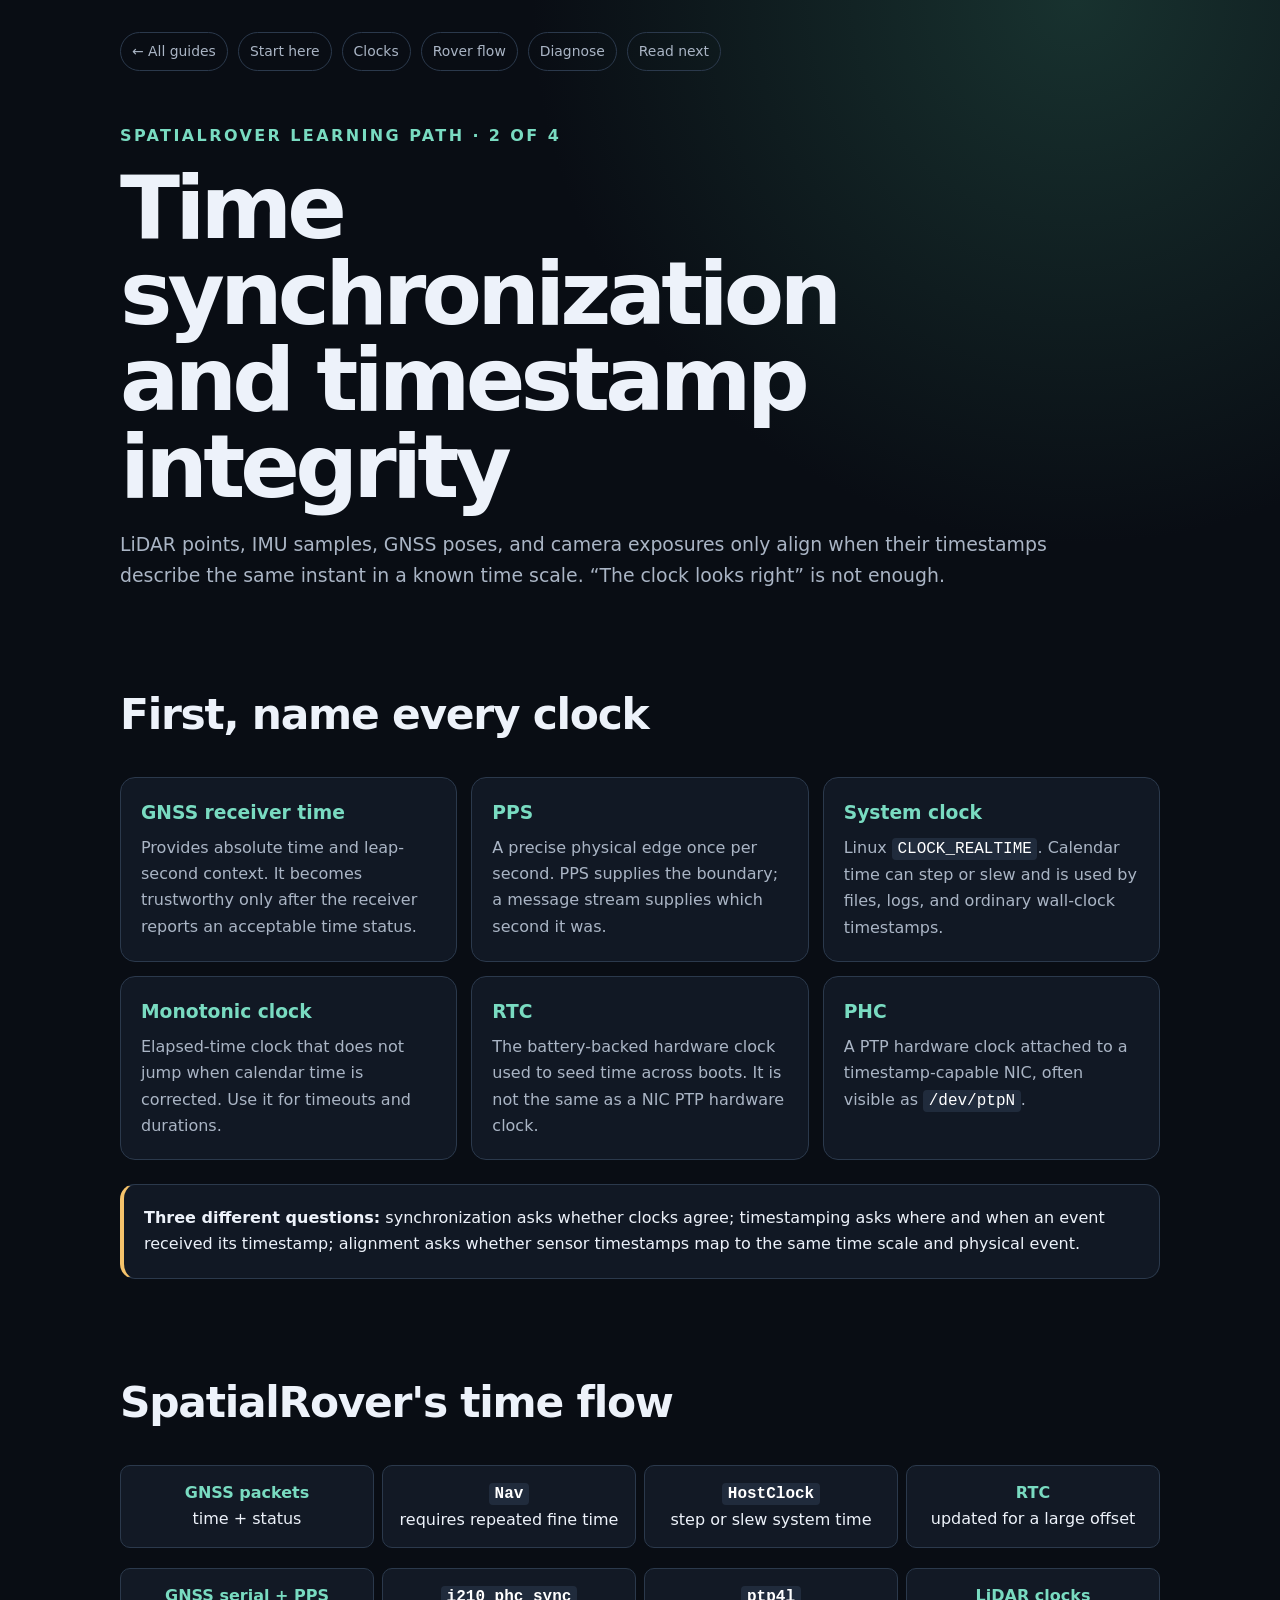
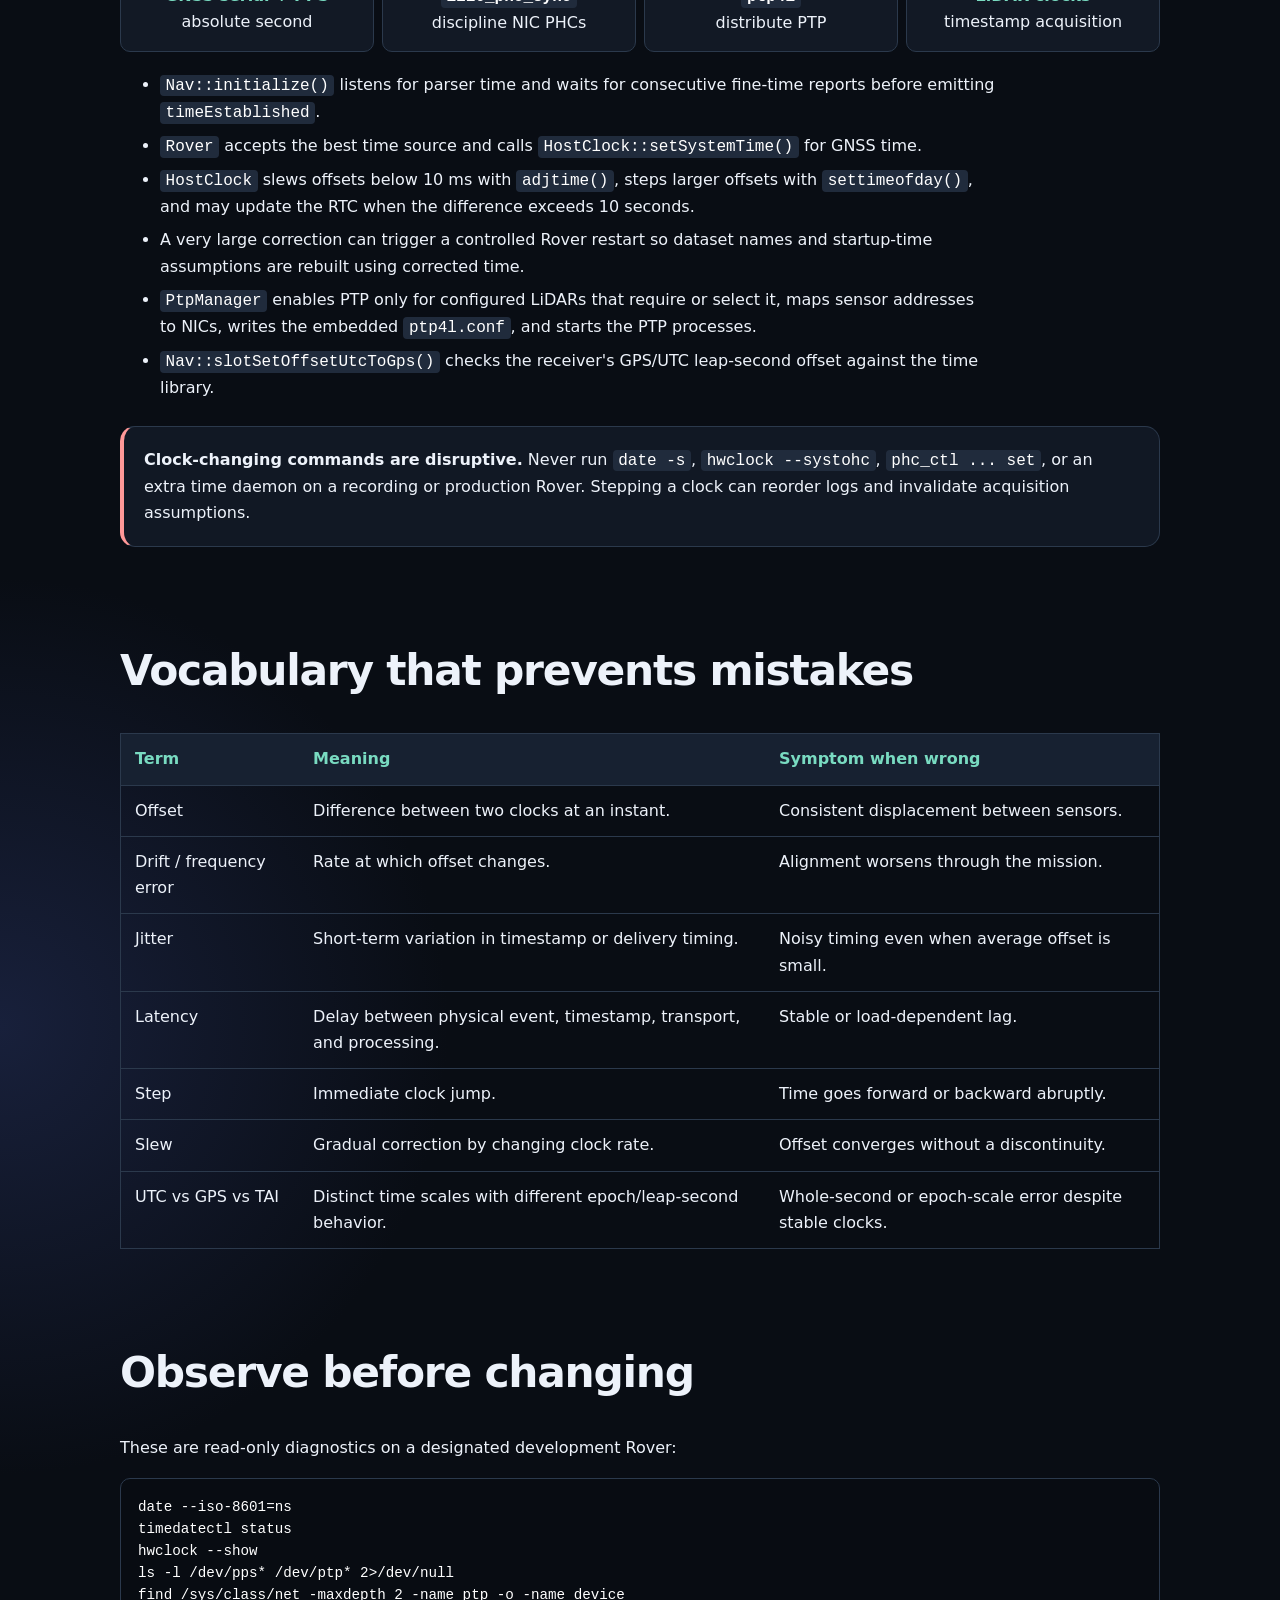
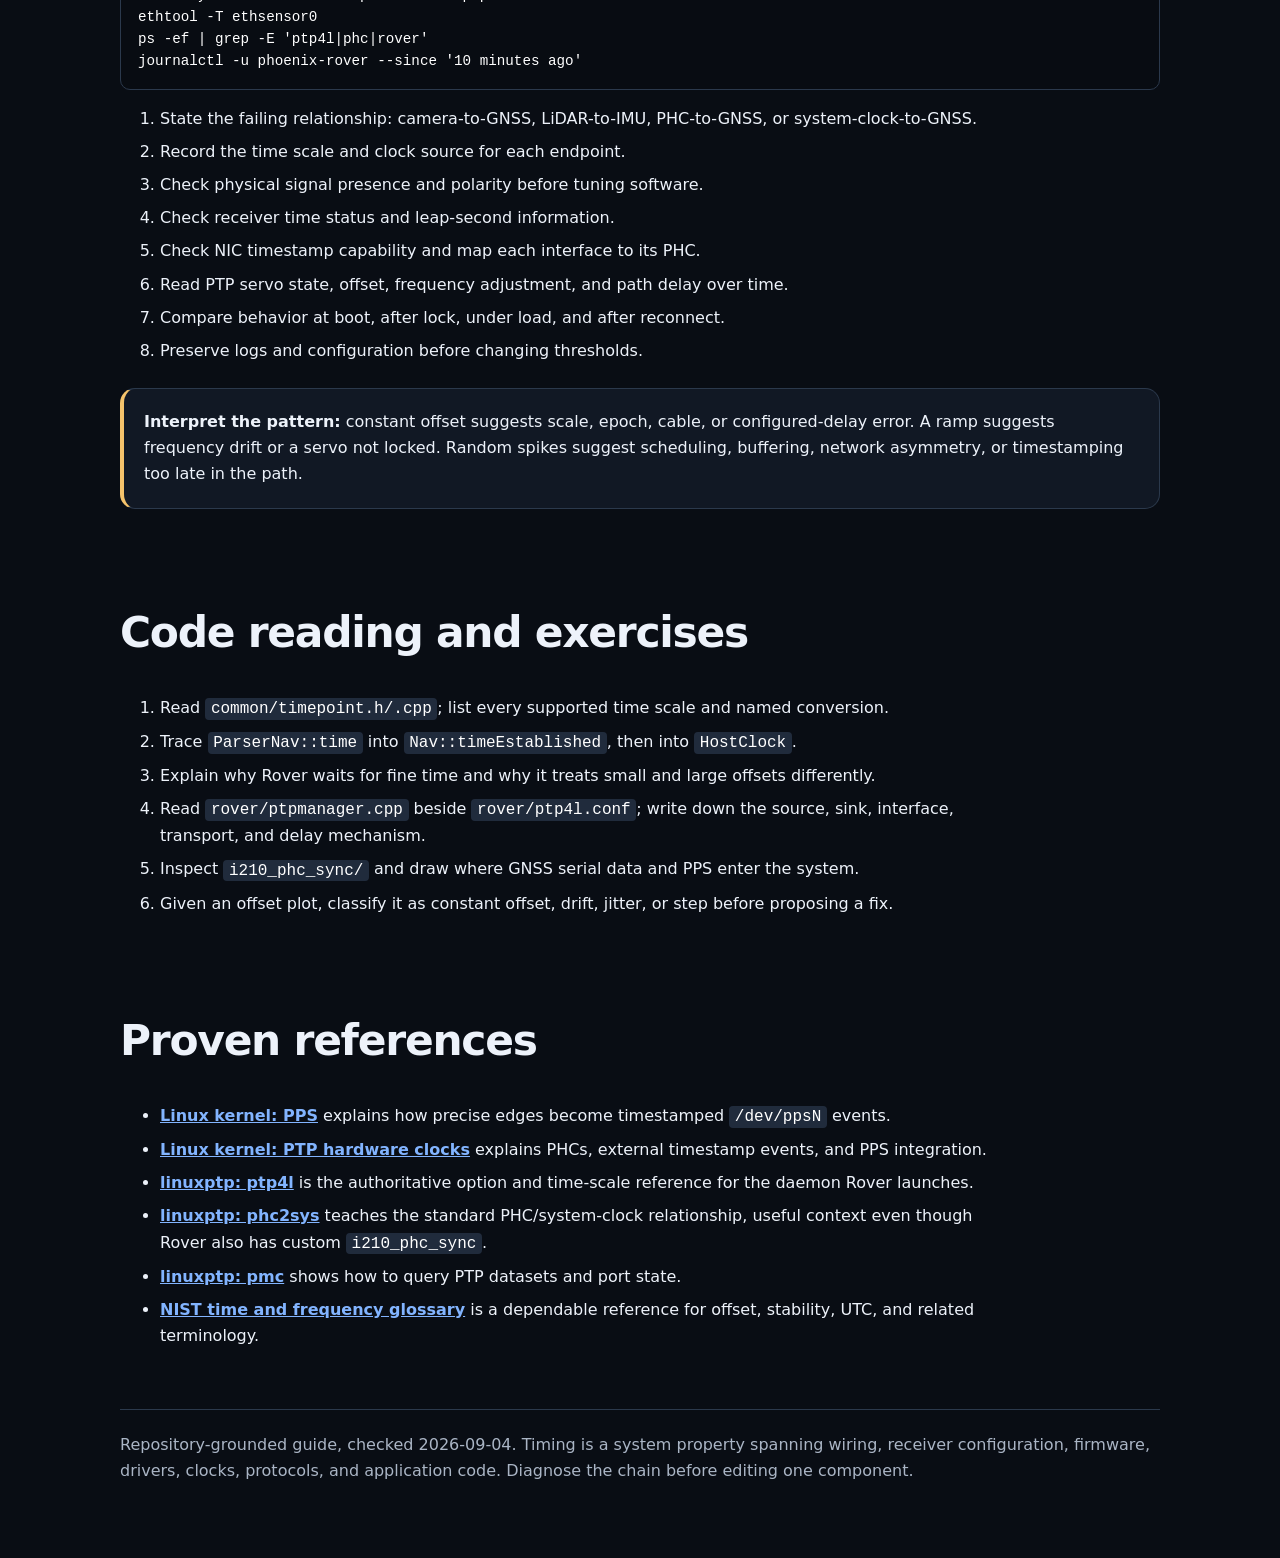
<file: spatialrover-time-synchronization-guide.html>
<!doctype html><html lang="en"><head><meta charset="utf-8"><meta name="viewport" content="width=device-width,initial-scale=1"><meta name="description" content="Time synchronization and timestamp integrity in SpatialRover"><title>SpatialRover time synchronization</title><link rel="stylesheet" href="rover-guide.css"></head><body><main>
<nav><a href="index.html">← All guides</a><a href="spatialrover-start-here-guide.html">Start here</a><a href="#clocks">Clocks</a><a href="#rover">Rover flow</a><a href="#diagnose">Diagnose</a><a href="#read">Read next</a></nav>
<div class="eyebrow">SpatialRover learning path · 2 of 4</div><h1>Time synchronization and timestamp integrity</h1><p class="lead">LiDAR points, IMU samples, GNSS poses, and camera exposures only align when their timestamps describe the same instant in a known time scale. “The clock looks right” is not enough.</p>

<section id="clocks"><h2>First, name every clock</h2><div class="grid three">
<article class="card"><h3>GNSS receiver time</h3><p>Provides absolute time and leap-second context. It becomes trustworthy only after the receiver reports an acceptable time status.</p></article>
<article class="card"><h3>PPS</h3><p>A precise physical edge once per second. PPS supplies the boundary; a message stream supplies which second it was.</p></article>
<article class="card"><h3>System clock</h3><p>Linux <code>CLOCK_REALTIME</code>. Calendar time can step or slew and is used by files, logs, and ordinary wall-clock timestamps.</p></article>
<article class="card"><h3>Monotonic clock</h3><p>Elapsed-time clock that does not jump when calendar time is corrected. Use it for timeouts and durations.</p></article>
<article class="card"><h3>RTC</h3><p>The battery-backed hardware clock used to seed time across boots. It is not the same as a NIC PTP hardware clock.</p></article>
<article class="card"><h3>PHC</h3><p>A PTP hardware clock attached to a timestamp-capable NIC, often visible as <code>/dev/ptpN</code>.</p></article>
</div>
<div class="callout"><strong>Three different questions:</strong> synchronization asks whether clocks agree; timestamping asks where and when an event received its timestamp; alignment asks whether sensor timestamps map to the same time scale and physical event.</div></section>

<section id="rover"><h2>SpatialRover's time flow</h2><div class="flow"><div><strong>GNSS packets</strong>time + status</div><div><strong><code>Nav</code></strong>requires repeated fine time</div><div><strong><code>HostClock</code></strong>step or slew system time</div><div><strong>RTC</strong>updated for a large offset</div></div>
<div class="flow"><div><strong>GNSS serial + PPS</strong>absolute second</div><div><strong><code>i210_phc_sync</code></strong>discipline NIC PHCs</div><div><strong><code>ptp4l</code></strong>distribute PTP</div><div><strong>LiDAR clocks</strong>timestamp acquisition</div></div>
<ul>
<li><code>Nav::initialize()</code> listens for parser time and waits for consecutive fine-time reports before emitting <code>timeEstablished</code>.</li>
<li><code>Rover</code> accepts the best time source and calls <code>HostClock::setSystemTime()</code> for GNSS time.</li>
<li><code>HostClock</code> slews offsets below 10 ms with <code>adjtime()</code>, steps larger offsets with <code>settimeofday()</code>, and may update the RTC when the difference exceeds 10 seconds.</li>
<li>A very large correction can trigger a controlled Rover restart so dataset names and startup-time assumptions are rebuilt using corrected time.</li>
<li><code>PtpManager</code> enables PTP only for configured LiDARs that require or select it, maps sensor addresses to NICs, writes the embedded <code>ptp4l.conf</code>, and starts the PTP processes.</li>
<li><code>Nav::slotSetOffsetUtcToGps()</code> checks the receiver's GPS/UTC leap-second offset against the time library.</li>
</ul>
<div class="callout danger"><strong>Clock-changing commands are disruptive.</strong> Never run <code>date -s</code>, <code>hwclock --systohc</code>, <code>phc_ctl ... set</code>, or an extra time daemon on a recording or production Rover. Stepping a clock can reorder logs and invalidate acquisition assumptions.</div></section>

<section><h2>Vocabulary that prevents mistakes</h2><table><thead><tr><th>Term</th><th>Meaning</th><th>Symptom when wrong</th></tr></thead><tbody>
<tr><td>Offset</td><td>Difference between two clocks at an instant.</td><td>Consistent displacement between sensors.</td></tr><tr><td>Drift / frequency error</td><td>Rate at which offset changes.</td><td>Alignment worsens through the mission.</td></tr><tr><td>Jitter</td><td>Short-term variation in timestamp or delivery timing.</td><td>Noisy timing even when average offset is small.</td></tr><tr><td>Latency</td><td>Delay between physical event, timestamp, transport, and processing.</td><td>Stable or load-dependent lag.</td></tr><tr><td>Step</td><td>Immediate clock jump.</td><td>Time goes forward or backward abruptly.</td></tr><tr><td>Slew</td><td>Gradual correction by changing clock rate.</td><td>Offset converges without a discontinuity.</td></tr><tr><td>UTC vs GPS vs TAI</td><td>Distinct time scales with different epoch/leap-second behavior.</td><td>Whole-second or epoch-scale error despite stable clocks.</td></tr></tbody></table></section>

<section id="diagnose"><h2>Observe before changing</h2><p>These are read-only diagnostics on a designated development Rover:</p>
<pre><code>date --iso-8601=ns
timedatectl status
hwclock --show
ls -l /dev/pps* /dev/ptp* 2&gt;/dev/null
find /sys/class/net -maxdepth 2 -name ptp -o -name device
ethtool -T ethsensor0
ps -ef | grep -E 'ptp4l|phc|rover'
journalctl -u phoenix-rover --since '10 minutes ago'</code></pre>
<ol><li>State the failing relationship: camera-to-GNSS, LiDAR-to-IMU, PHC-to-GNSS, or system-clock-to-GNSS.</li><li>Record the time scale and clock source for each endpoint.</li><li>Check physical signal presence and polarity before tuning software.</li><li>Check receiver time status and leap-second information.</li><li>Check NIC timestamp capability and map each interface to its PHC.</li><li>Read PTP servo state, offset, frequency adjustment, and path delay over time.</li><li>Compare behavior at boot, after lock, under load, and after reconnect.</li><li>Preserve logs and configuration before changing thresholds.</li></ol>
<div class="callout"><strong>Interpret the pattern:</strong> constant offset suggests scale, epoch, cable, or configured-delay error. A ramp suggests frequency drift or a servo not locked. Random spikes suggest scheduling, buffering, network asymmetry, or timestamping too late in the path.</div></section>

<section><h2>Code reading and exercises</h2><ol><li>Read <code>common/timepoint.h/.cpp</code>; list every supported time scale and named conversion.</li><li>Trace <code>ParserNav::time</code> into <code>Nav::timeEstablished</code>, then into <code>HostClock</code>.</li><li>Explain why Rover waits for fine time and why it treats small and large offsets differently.</li><li>Read <code>rover/ptpmanager.cpp</code> beside <code>rover/ptp4l.conf</code>; write down the source, sink, interface, transport, and delay mechanism.</li><li>Inspect <code>i210_phc_sync/</code> and draw where GNSS serial data and PPS enter the system.</li><li>Given an offset plot, classify it as constant offset, drift, jitter, or step before proposing a fix.</li></ol></section>

<section id="read" class="reading"><h2>Proven references</h2><ul>
<li><a href="https://www.kernel.org/doc/html/latest/driver-api/pps.html">Linux kernel: PPS</a> explains how precise edges become timestamped <code>/dev/ppsN</code> events.</li>
<li><a href="https://docs.kernel.org/driver-api/ptp.html">Linux kernel: PTP hardware clocks</a> explains PHCs, external timestamp events, and PPS integration.</li>
<li><a href="https://www.linuxptp.org/documentation/ptp4l/">linuxptp: ptp4l</a> is the authoritative option and time-scale reference for the daemon Rover launches.</li>
<li><a href="https://www.linuxptp.org/documentation/phc2sys/">linuxptp: phc2sys</a> teaches the standard PHC/system-clock relationship, useful context even though Rover also has custom <code>i210_phc_sync</code>.</li>
<li><a href="https://www.linuxptp.org/documentation/pmc/">linuxptp: pmc</a> shows how to query PTP datasets and port state.</li>
<li><a href="https://www.nist.gov/pml/time-and-frequency-division/popular-links/time-frequency-z/time-and-frequency-z">NIST time and frequency glossary</a> is a dependable reference for offset, stability, UTC, and related terminology.</li>
</ul></section><footer>Repository-grounded guide, checked 2026-09-04. Timing is a system property spanning wiring, receiver configuration, firmware, drivers, clocks, protocols, and application code. Diagnose the chain before editing one component.</footer></main></body></html>
</file>
<file: rover-guide.css>
:root{color-scheme:dark;--bg:#090d14;--panel:#121925;--panel2:#172131;--text:#edf2fa;--muted:#aab5c5;--line:#2b394c;--mint:#79dbc1;--blue:#82b4ff;--amber:#f5c36b;--red:#ff9898;--green:#9be39b}*{box-sizing:border-box}html{scroll-behavior:smooth}body{margin:0;font:16px/1.64 system-ui,-apple-system,"Segoe UI",sans-serif;color:var(--text);background:radial-gradient(circle at 84% 0,#18322f 0,transparent 34rem),radial-gradient(circle at 0 55%,#18203b 0,transparent 28rem),var(--bg)}main{width:min(1080px,100%);margin:auto;padding:32px 20px 90px}nav{display:flex;flex-wrap:wrap;gap:10px;margin-bottom:52px}nav a,.tag{padding:7px 11px;border:1px solid var(--line);border-radius:999px;color:var(--muted);text-decoration:none;font-size:.87rem}nav a:hover{color:var(--text);border-color:var(--mint)}.eyebrow{color:var(--mint);font-weight:800;letter-spacing:.15em;text-transform:uppercase}h1{max-width:900px;margin:.18em 0;font-size:clamp(2.7rem,7vw,5.5rem);line-height:.98;letter-spacing:-.055em}h2{margin:2.1em 0 .65em;font-size:clamp(1.75rem,4vw,2.65rem);letter-spacing:-.03em}h3{margin:1.45em 0 .5em}.lead{max-width:78ch;color:var(--muted);font-size:1.18rem}p,li{max-width:82ch}.callout,.card{border:1px solid var(--line);border-radius:15px;background:color-mix(in srgb,var(--panel) 95%,transparent);padding:20px}.callout{margin:24px 0;border-left:4px solid var(--amber)}.danger{border-left-color:var(--red)}.safe{border-left-color:var(--green)}.grid{display:grid;grid-template-columns:repeat(2,minmax(0,1fr));gap:14px}.grid.three{grid-template-columns:repeat(3,minmax(0,1fr))}.card h3{margin:0 0 .35em;color:var(--mint)}.card p{margin:0;color:var(--muted)}.flow{display:flex;flex-wrap:wrap;gap:8px;align-items:stretch;margin:20px 0}.flow div{flex:1;min-width:135px;padding:14px;border:1px solid var(--line);border-radius:10px;background:var(--panel);text-align:center}.flow strong{display:block;color:var(--mint)}table{width:100%;border-collapse:collapse;border:1px solid var(--line)}th,td{padding:12px 14px;border-bottom:1px solid var(--line);text-align:left;vertical-align:top}th{color:var(--mint);background:var(--panel2)}code,pre{font-family:"SFMono-Regular",Consolas,monospace}code{padding:.12em .35em;border-radius:4px;color:#fff;background:#202b3c}pre{overflow:auto;padding:17px;border:1px solid var(--line);border-radius:10px;background:#080c12;font-size:.89rem;line-height:1.55}pre code{padding:0;background:none}li{margin:.43em 0}.checklist{list-style:none;padding:0}.checklist li{position:relative;padding-left:30px}.checklist li:before{content:"□";position:absolute;left:3px;color:var(--mint);font-size:1.2rem}.reading a{font-weight:700}a{color:var(--blue)}footer{margin-top:60px;padding-top:22px;border-top:1px solid var(--line);color:var(--muted)}@media(max-width:760px){.grid,.grid.three{grid-template-columns:1fr}table{font-size:.9rem}}
</file>
